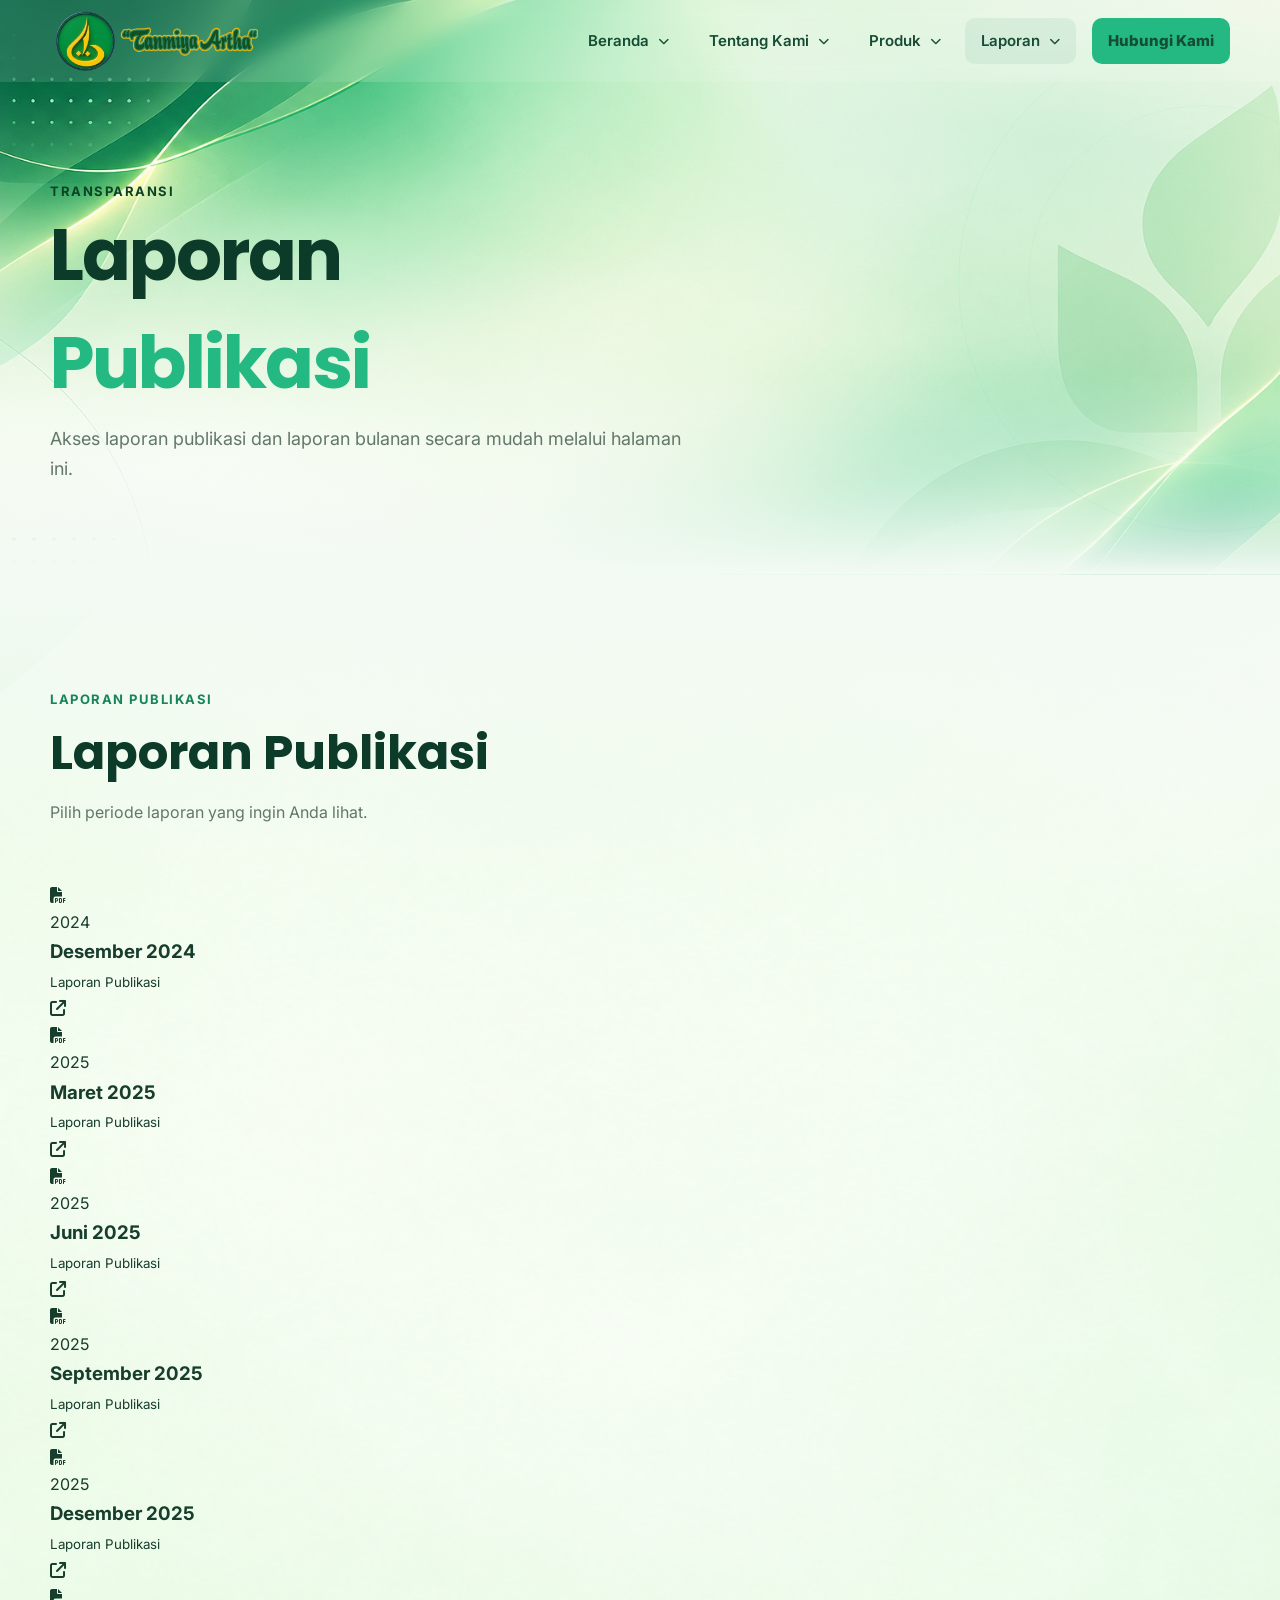
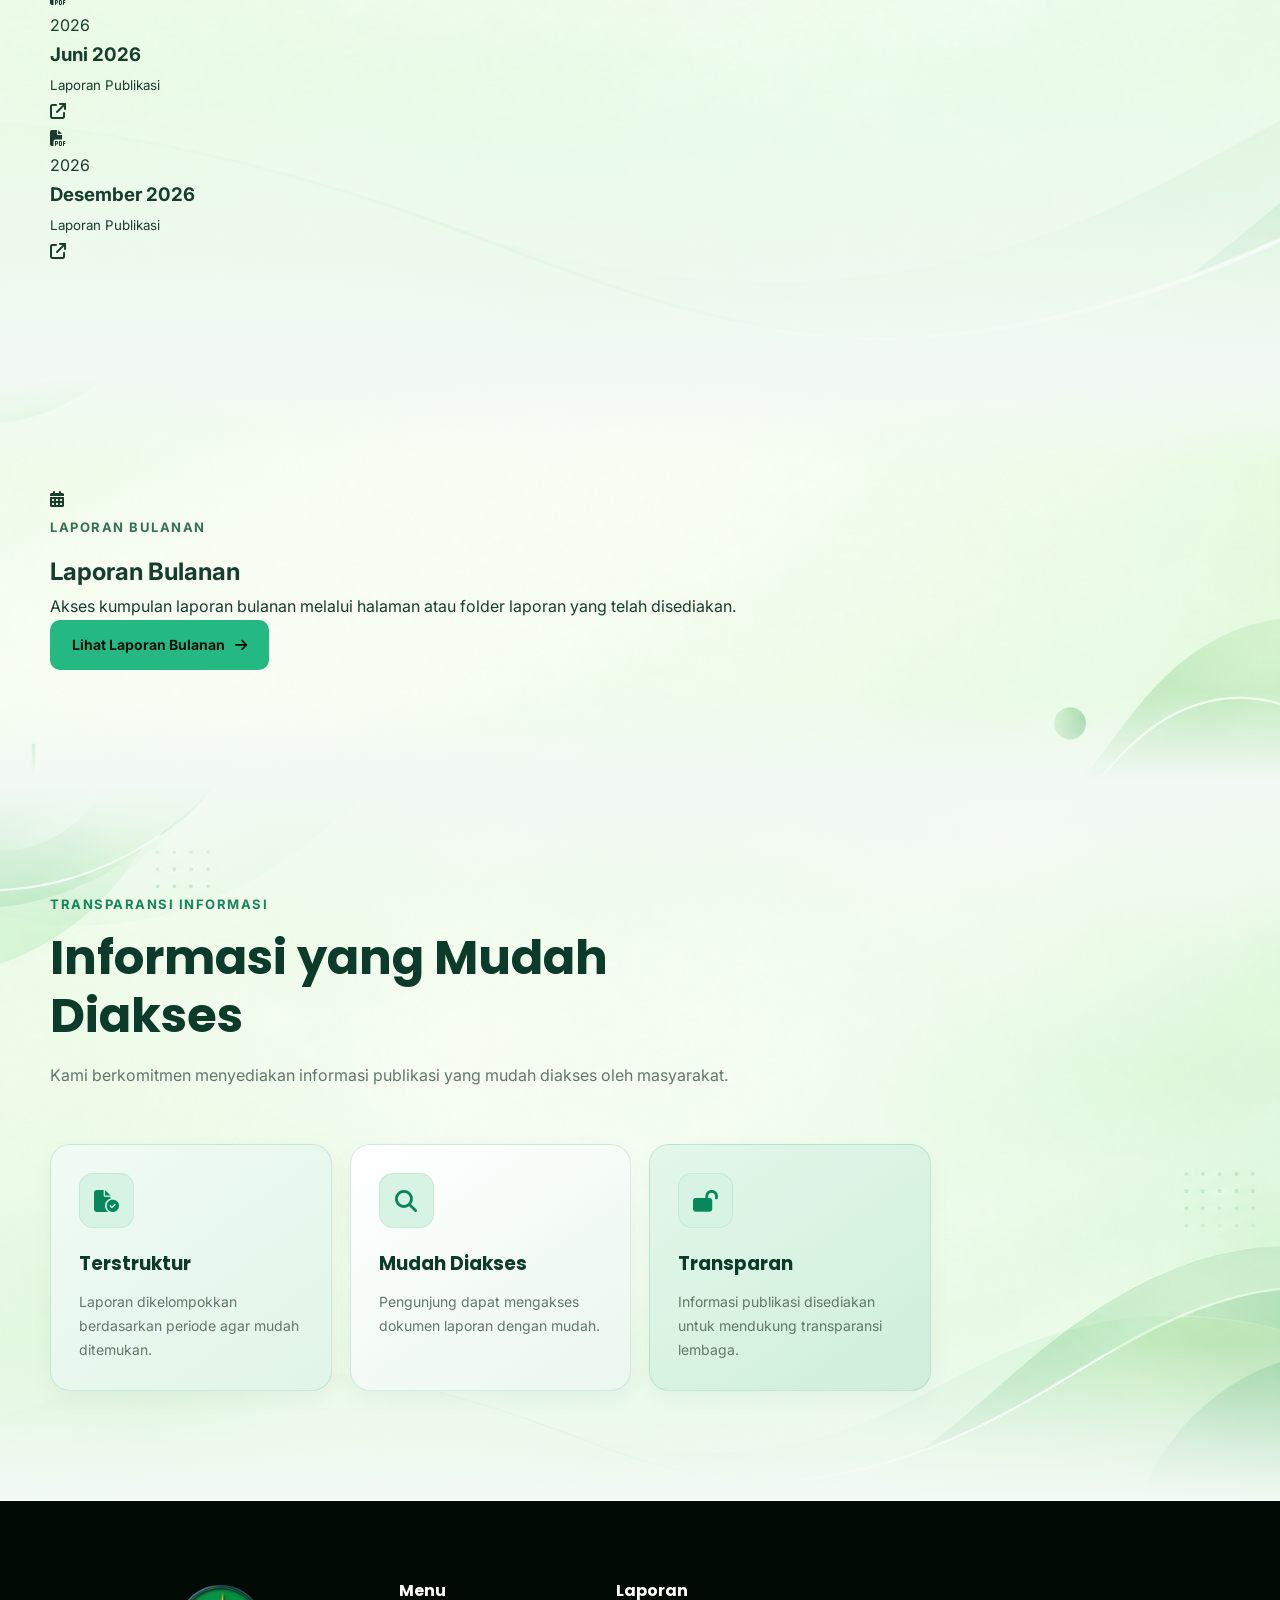
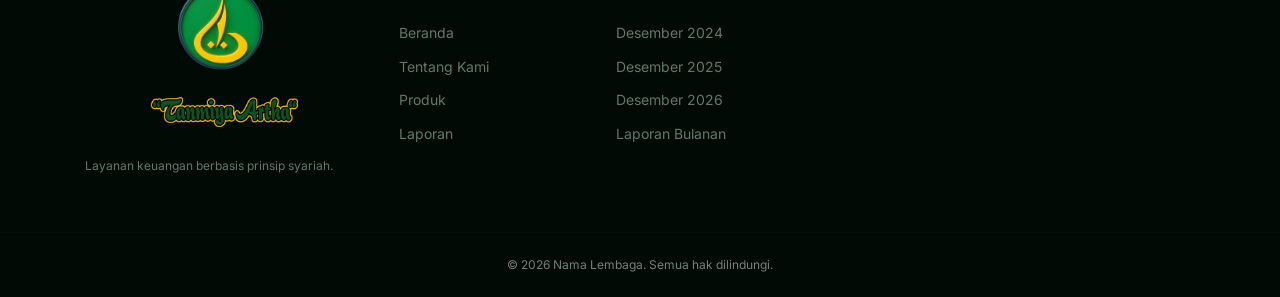
<file: laporan.html>
<!DOCTYPE html>
<html lang="id">

<head>

    <meta charset="UTF-8">

    <meta name="viewport"
          content="width=device-width, initial-scale=1.0">

    <title>Laporan | Nama Lembaga</title>

    <meta name="description"
          content="Laporan publikasi dan laporan bulanan Nama Lembaga.">

    <link rel="stylesheet"
          href="css/style.css">

    <link rel="preconnect"
          href="https://fonts.googleapis.com">

    <link rel="preconnect"
          href="https://fonts.gstatic.com"
          crossorigin>

    <link href="https://fonts.googleapis.com/css2?family=Inter:wght@400;500;600;700;800&family=Poppins:wght@500;600;700;800&display=swap"
          rel="stylesheet">

    <link rel="stylesheet"
          href="https://cdnjs.cloudflare.com/ajax/libs/font-awesome/6.5.2/css/all.min.css">

</head>

<body>


<!-- =====================================================
     NAVBAR
===================================================== -->

<header class="site-header">

    <div class="container nav-wrapper">

        <a href="index.html"
           class="brand">

            <img src="img/logo bpr.png"
                 alt="Logo"
                 class="brand-logo">
            <img src="img/logo bpr tulisan.png"
                 alt="Logo"
                 class="brand-tulisan">

        </a>


        <button class="menu-toggle"
                type="button"
                aria-label="Buka menu"
                aria-expanded="false">

            <span></span>
            <span></span>
            <span></span>

        </button>


        <nav class="main-nav">

            <div class="nav-dropdown">

                <a href="index.html"
                   class="nav-link">

                    Beranda
                    <i class="fa-solid fa-chevron-down"></i>

                </a>

                <div class="dropdown-menu">

                    <a href="index.html#layanan">
                        Layanan
                    </a>

                    <a href="index.html#faq">
                        FAQ
                    </a>

                    <a href="index.html#news">
                        News
                    </a>

                    <a href="index.html#kontak">
                        Hubungi Kami
                    </a>

                </div>

            </div>


            <div class="nav-dropdown">

                <a href="tentang_kami.html"
                   class="nav-link">

                    Tentang Kami
                    <i class="fa-solid fa-chevron-down"></i>

                </a>

                <div class="dropdown-menu">

                    <a href="tentang_kami.html#visi-misi">
                        Visi Misi
                    </a>

                    <a href="tentang_kami.html#struktur">
                        Struktur Organisasi
                    </a>

                    <a href="tentang_kami.html#manajemen">
                        Manajemen & Direksi
                    </a>

                    <a href="tentang_kami.html#gallery">
                        Gallery
                    </a>

                </div>

            </div>


            <div class="nav-dropdown">

                <a href="produk.html"
                   class="nav-link">

                    Produk
                    <i class="fa-solid fa-chevron-down"></i>

                </a>

                <div class="dropdown-menu dropdown-large">

                    <div class="dropdown-column">

                        <strong>Tabungan</strong>

                        <a href="produk.html#wadiah">
                            Wadiah
                        </a>

                        <a href="produk.html#mudharabah-tabungan">
                            Mudharobah
                        </a>

                    </div>


                    <div class="dropdown-column">

                        <strong>Deposito</strong>

                        <a href="produk.html#deposito-3">
                            3 Bulan
                        </a>

                        <a href="produk.html#deposito-6">
                            6 Bulan
                        </a>

                        <a href="produk.html#deposito-12">
                            1 Tahun
                        </a>

                    </div>


                    <div class="dropdown-column">

                        <strong>Pembiayaan</strong>

                        <a href="produk.html#murabahah">
                            Murabahah
                        </a>

                        <a href="produk.html#mudharabah-pembiayaan">
                            Mudharobah
                        </a>

                        <a href="produk.html#musyarakah">
                            Musyarakah
                        </a>

                        <a href="produk.html#multijasa">
                            Multijasa
                        </a>

                    </div>

                </div>

            </div>


            <div class="nav-dropdown">

                <a href="laporan.html"
                   class="nav-link active">

                    Laporan
                    <i class="fa-solid fa-chevron-down"></i>

                </a>

                <div class="dropdown-menu">

                    <strong>
                        Laporan Publikasi
                    </strong>

                    <a href="#desember-2024">
                        Desember 2024
                    </a>

                    <a href="#maret-2025">
                        Maret 2025
                    </a>

                    <a href="#juni-2025">
                        Juni 2025
                    </a>

                    <a href="#september-2025">
                        September 2025
                    </a>

                    <a href="#desember-2025">
                        Desember 2025
                    </a>

                    <a href="#juni-2026">
                        Juni 2026
                    </a>

                    <a href="#desember-2026">
                        Desember 2026
                    </a>

                    <div class="dropdown-divider"></div>

                    <a href="#laporan-bulanan">
                        Laporan Bulanan
                    </a>

                </div>

            </div>


            <a href="index.html#kontak"
               class="nav-button">

                Hubungi Kami

            </a>

        </nav>

    </div>

</header>


<main>


<!-- =====================================================
     HERO
===================================================== -->

<section class="page-hero">

    <div class="container">

        <span class="section-label reveal">
            Transparansi
        </span>

        <h1 class="reveal">

            Laporan
            <span>Publikasi</span>

        </h1>

        <p class="reveal">

            Akses laporan publikasi dan laporan bulanan
            secara mudah melalui halaman ini.

        </p>

    </div>

</section>


<!-- =====================================================
     LAPORAN PUBLIKASI
===================================================== -->

<section class="section">

    <div class="container">

        <div class="section-heading reveal">

            <span class="section-label">
                Laporan Publikasi
            </span>

            <h2>
                Laporan Publikasi
            </h2>

            <p>
                Pilih periode laporan yang ingin Anda lihat.
            </p>

        </div>


        <div class="report-grid">


            <!-- 2024 -->

            <a href="laporan/desember-2024.pdf"
               id="desember-2024"
               class="report-card reveal"
               target="_blank"
               data-track="laporan_desember_2024">

                <div class="report-icon">
                    <i class="fa-solid fa-file-pdf"></i>
                </div>

                <div class="report-info">

                    <span>
                        2024
                    </span>

                    <h3>
                        Desember 2024
                    </h3>

                    <small>
                        Laporan Publikasi
                    </small>

                </div>

                <i class="fa-solid fa-arrow-up-right-from-square"></i>

            </a>


            <!-- 2025 -->

            <a href="laporan/maret-2025.pdf"
               id="maret-2025"
               class="report-card reveal"
               target="_blank"
               data-track="laporan_maret_2025">

                <div class="report-icon">
                    <i class="fa-solid fa-file-pdf"></i>
                </div>

                <div class="report-info">

                    <span>
                        2025
                    </span>

                    <h3>
                        Maret 2025
                    </h3>

                    <small>
                        Laporan Publikasi
                    </small>

                </div>

                <i class="fa-solid fa-arrow-up-right-from-square"></i>

            </a>


            <a href="laporan/juni-2025.pdf"
               id="juni-2025"
               class="report-card reveal"
               target="_blank"
               data-track="laporan_juni_2025">

                <div class="report-icon">
                    <i class="fa-solid fa-file-pdf"></i>
                </div>

                <div class="report-info">

                    <span>
                        2025
                    </span>

                    <h3>
                        Juni 2025
                    </h3>

                    <small>
                        Laporan Publikasi
                    </small>

                </div>

                <i class="fa-solid fa-arrow-up-right-from-square"></i>

            </a>


            <a href="laporan/september-2025.pdf"
               id="september-2025"
               class="report-card reveal"
               target="_blank"
               data-track="laporan_september_2025">

                <div class="report-icon">
                    <i class="fa-solid fa-file-pdf"></i>
                </div>

                <div class="report-info">

                    <span>
                        2025
                    </span>

                    <h3>
                        September 2025
                    </h3>

                    <small>
                        Laporan Publikasi
                    </small>

                </div>

                <i class="fa-solid fa-arrow-up-right-from-square"></i>

            </a>


            <a href="laporan/desember-2025.pdf"
               id="desember-2025"
               class="report-card reveal"
               target="_blank"
               data-track="laporan_desember_2025">

                <div class="report-icon">
                    <i class="fa-solid fa-file-pdf"></i>
                </div>

                <div class="report-info">

                    <span>
                        2025
                    </span>

                    <h3>
                        Desember 2025
                    </h3>

                    <small>
                        Laporan Publikasi
                    </small>

                </div>

                <i class="fa-solid fa-arrow-up-right-from-square"></i>

            </a>


            <!-- 2026 -->

            <a href="laporan/juni-2026.pdf"
               id="juni-2026"
               class="report-card reveal"
               target="_blank"
               data-track="laporan_juni_2026">

                <div class="report-icon">
                    <i class="fa-solid fa-file-pdf"></i>
                </div>

                <div class="report-info">

                    <span>
                        2026
                    </span>

                    <h3>
                        Juni 2026
                    </h3>

                    <small>
                        Laporan Publikasi
                    </small>

                </div>

                <i class="fa-solid fa-arrow-up-right-from-square"></i>

            </a>


            <a href="laporan/desember-2026.pdf"
               id="desember-2026"
               class="report-card reveal"
               target="_blank"
               data-track="laporan_desember_2026">

                <div class="report-icon">
                    <i class="fa-solid fa-file-pdf"></i>
                </div>

                <div class="report-info">

                    <span>
                        2026
                    </span>

                    <h3>
                        Desember 2026
                    </h3>

                    <small>
                        Laporan Publikasi
                    </small>

                </div>

                <i class="fa-solid fa-arrow-up-right-from-square"></i>

            </a>

        </div>

    </div>

</section>


<!-- =====================================================
     LAPORAN BULANAN
===================================================== -->

<section class="section section-dark"
         id="laporan-bulanan">

    <div class="container">

        <div class="report-monthly-box reveal">

            <div class="report-monthly-icon">

                <i class="fa-solid fa-calendar-days"></i>

            </div>


            <div>

                <span class="section-label">
                    Laporan Bulanan
                </span>

                <h2>
                    Laporan Bulanan
                </h2>

                <p>
                    Akses kumpulan laporan bulanan
                    melalui halaman atau folder laporan
                    yang telah disediakan.
                </p>

                <a href="laporan/bulanan/"
                   class="btn btn-primary">

                    Lihat Laporan Bulanan
                    <i class="fa-solid fa-arrow-right"></i>

                </a>

            </div>

        </div>

    </div>

</section>


<!-- =====================================================
     TRANSPARANSI
===================================================== -->

<section class="section">

    <div class="container">

        <div class="section-heading reveal">

            <span class="section-label">
                Transparansi Informasi
            </span>

            <h2>
                Informasi yang Mudah Diakses
            </h2>

            <p>
                Kami berkomitmen menyediakan informasi
                publikasi yang mudah diakses oleh masyarakat.
            </p>

        </div>


        <div class="feature-grid">

            <div class="feature-card reveal">

                <div class="feature-icon">
                    <i class="fa-solid fa-file-circle-check"></i>
                </div>

                <h3>
                    Terstruktur
                </h3>

                <p>
                    Laporan dikelompokkan berdasarkan
                    periode agar mudah ditemukan.
                </p>

            </div>


            <div class="feature-card reveal">

                <div class="feature-icon">
                    <i class="fa-solid fa-magnifying-glass"></i>
                </div>

                <h3>
                    Mudah Diakses
                </h3>

                <p>
                    Pengunjung dapat mengakses dokumen
                    laporan dengan mudah.
                </p>

            </div>


            <div class="feature-card reveal">

                <div class="feature-icon">
                    <i class="fa-solid fa-lock-open"></i>
                </div>

                <h3>
                    Transparan
                </h3>

                <p>
                    Informasi publikasi disediakan untuk
                    mendukung transparansi lembaga.
                </p>

            </div>

        </div>

    </div>

</section>

</main>


<!-- FOOTER -->

<footer class="site-footer">

    <div class="container footer-grid">

        <div class="footer-brand">

            <img src="img/logo bpr.png"
                 alt="Logo"
                 class="footer-logo">
            <img src="img/logo bpr tulisan.png"
                 alt="Logo"
                 class="footer-tulisan">

            <p>
                Layanan keuangan berbasis prinsip syariah.
            </p>

        </div>


        <div class="footer-links">

            <h3>Menu</h3>

            <a href="index.html">
                Beranda
            </a>

            <a href="tentang_kami.html">
                Tentang Kami
            </a>

            <a href="produk.html">
                Produk
            </a>

            <a href="laporan.html">
                Laporan
            </a>

        </div>


        <div class="footer-links">

            <h3>Laporan</h3>

            <a href="#desember-2024">
                Desember 2024
            </a>

            <a href="#desember-2025">
                Desember 2025
            </a>

            <a href="#desember-2026">
                Desember 2026
            </a>

            <a href="#laporan-bulanan">
                Laporan Bulanan
            </a>

        </div>

    </div>


    <div class="footer-bottom">

        <div class="container">

            <p>
                © 2026 Nama Lembaga.
                Semua hak dilindungi.
            </p>

        </div>

    </div>

</footer>


<script src="js/script.js"></script>

</body>
</html>
</file>
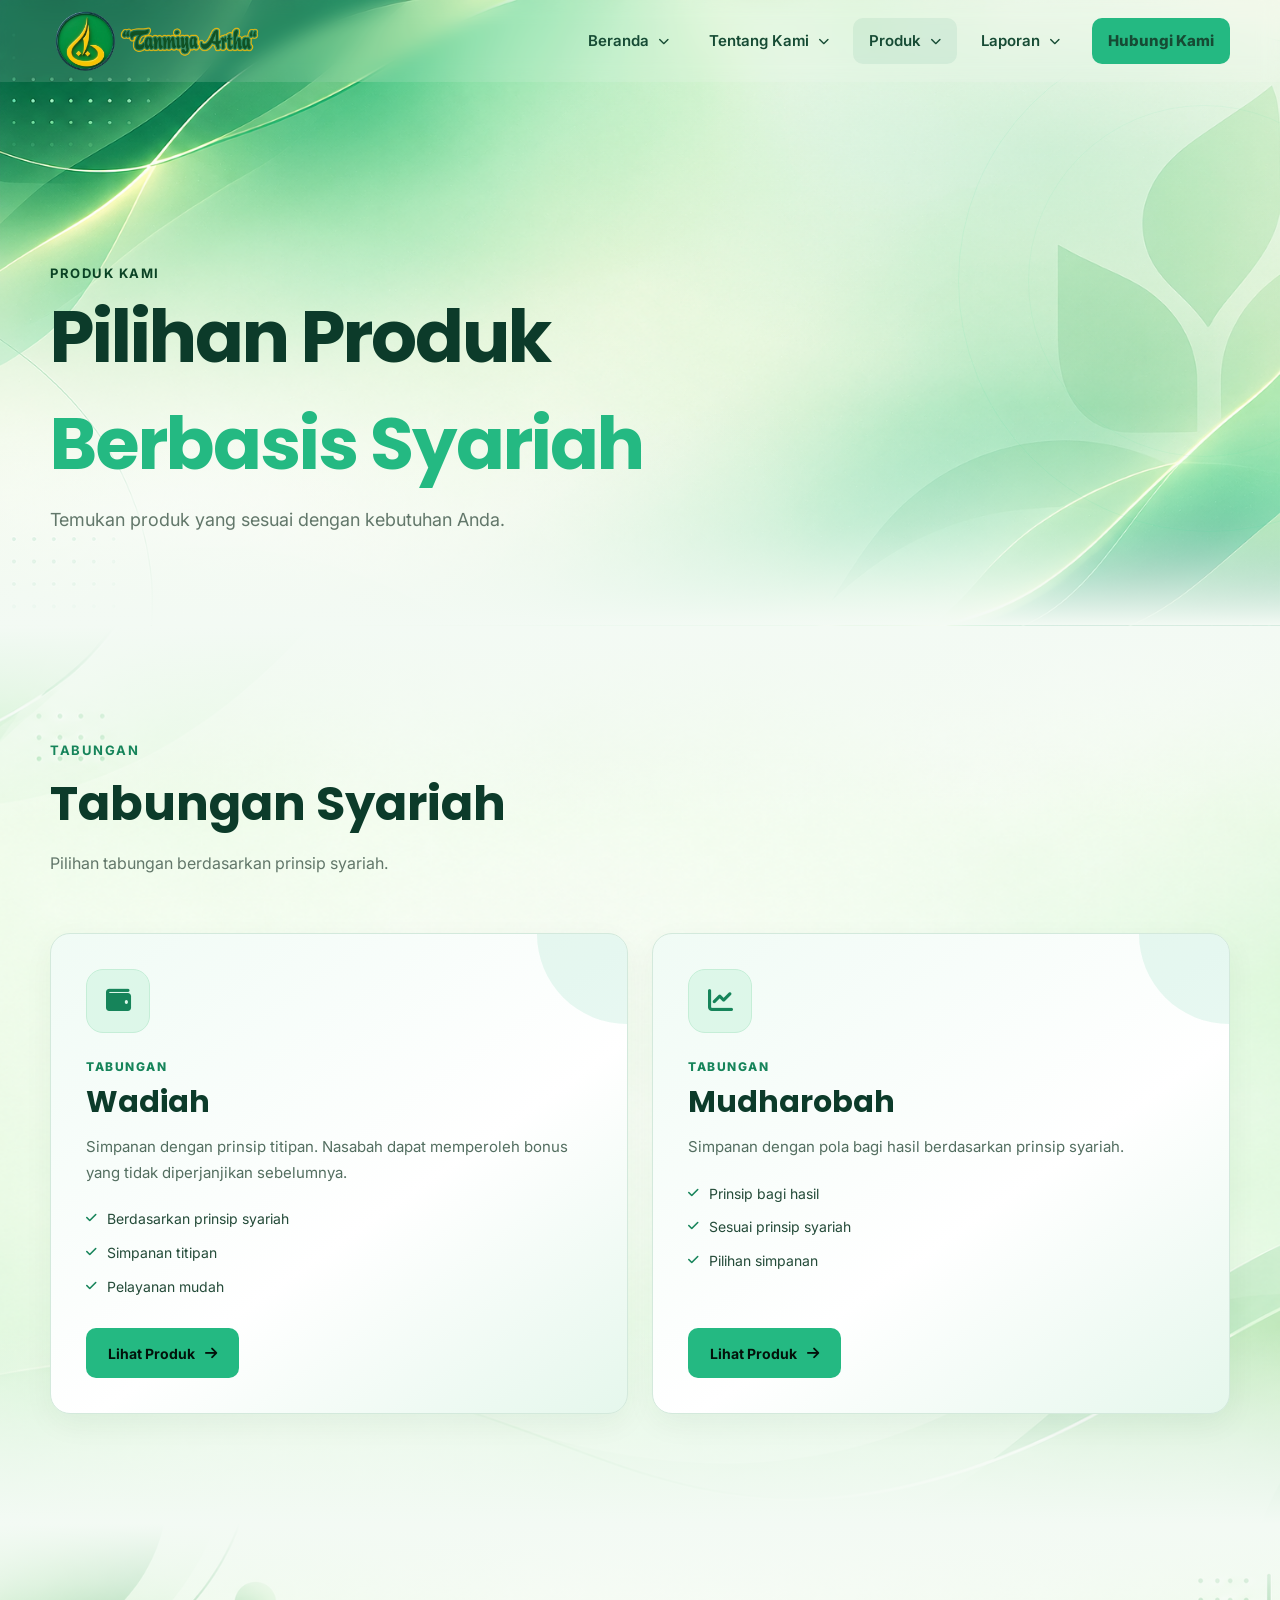
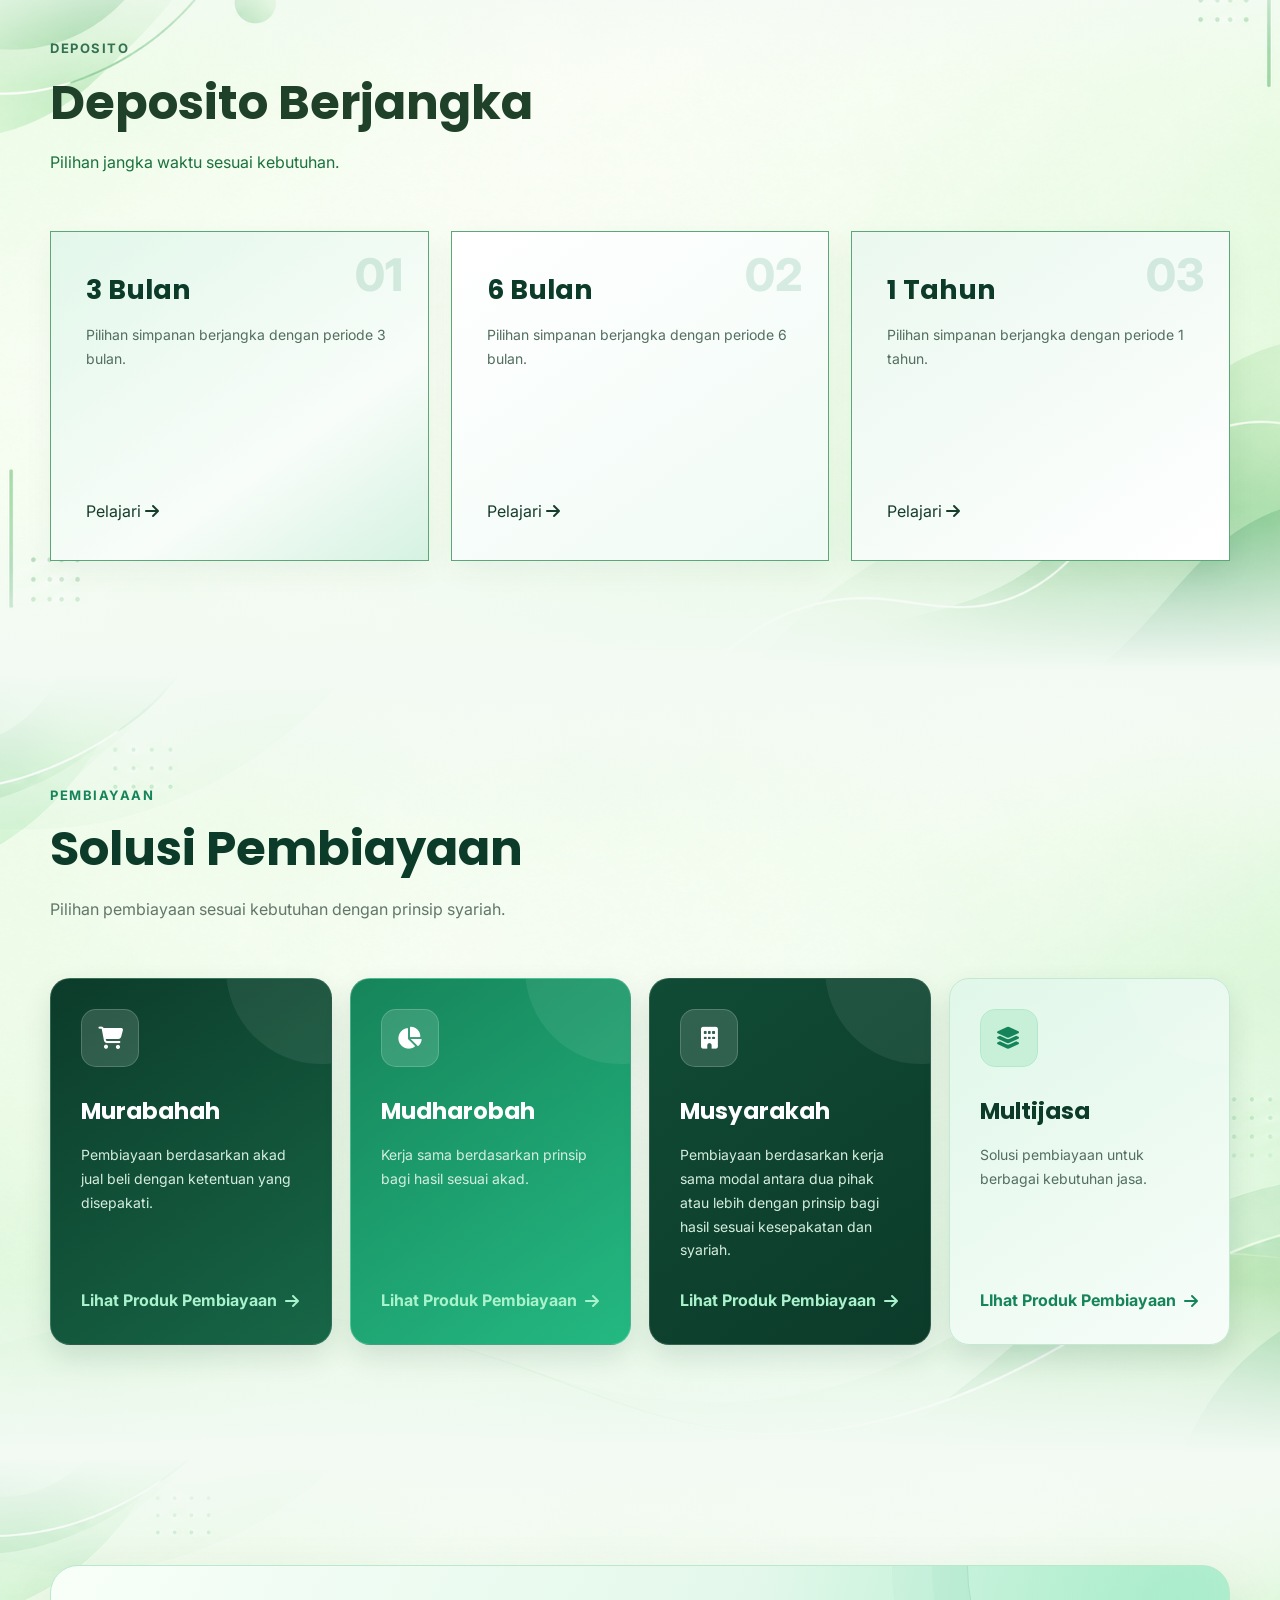
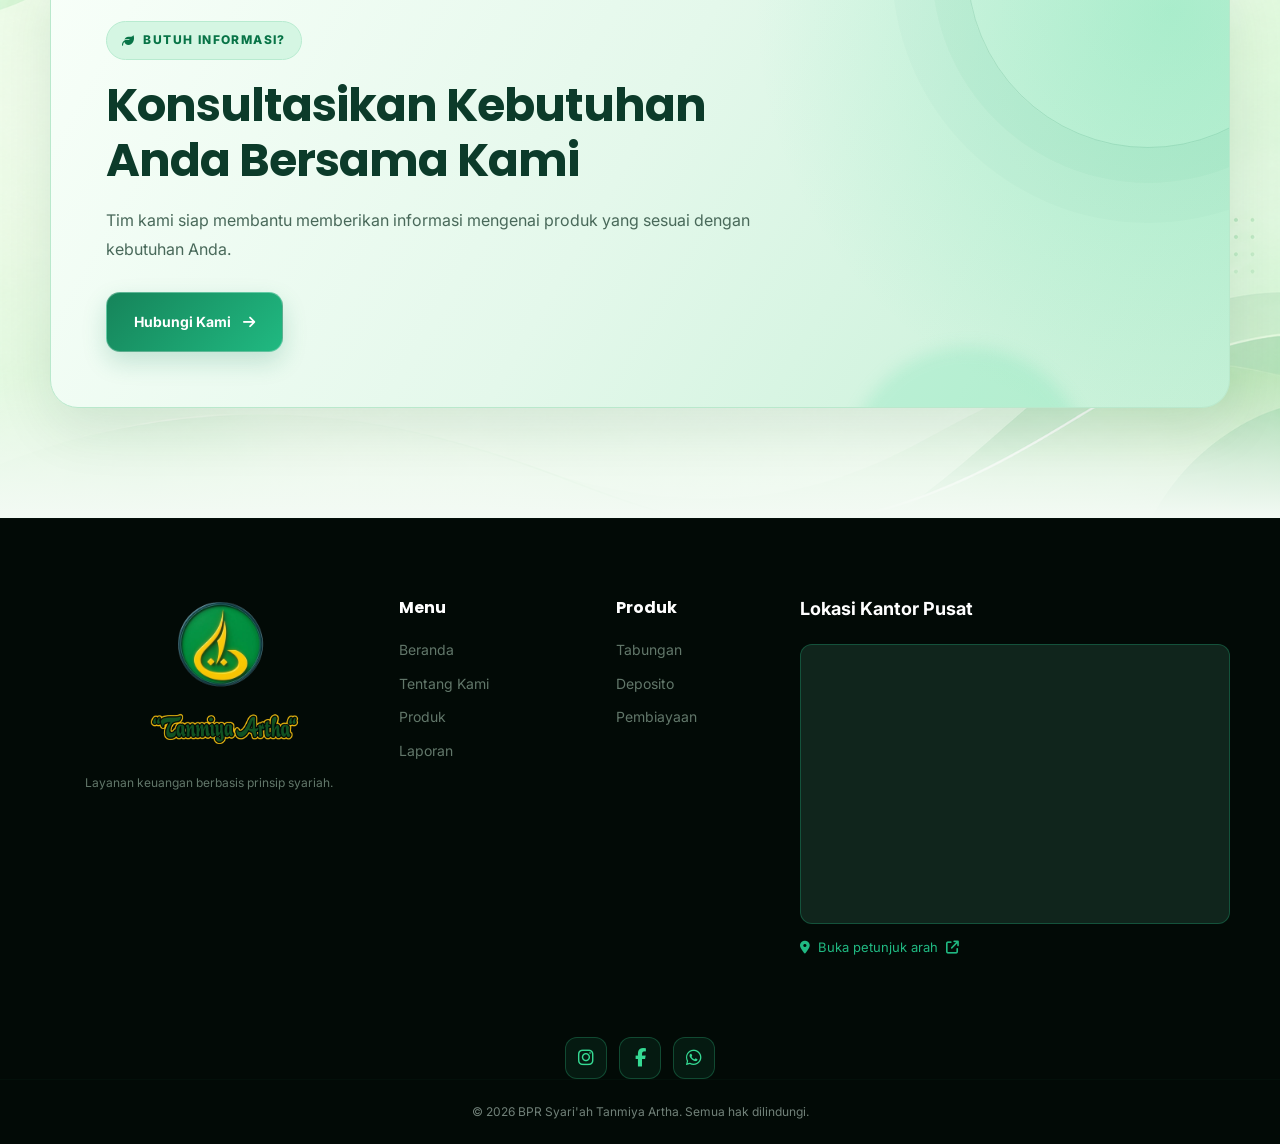
<file: produk.html>
<!DOCTYPE html>
<html lang="id">

<head>

    <meta charset="UTF-8">
    <meta name="viewport"
          content="width=device-width, initial-scale=1.0">

    <title>Produk | BPR Syari'ah Tanmiya Artha</title>

    <meta name="description"
          content="Produk tabungan, deposito, dan pembiayaan berbasis prinsip syariah.">

    <link rel="stylesheet"
          href="css/style.css">

    <link rel="preconnect"
          href="https://fonts.googleapis.com">

    <link rel="preconnect"
          href="https://fonts.gstatic.com"
          crossorigin>

    <link href="https://fonts.googleapis.com/css2?family=Inter:wght@400;500;600;700;800&family=Poppins:wght@500;600;700;800&display=swap"
          rel="stylesheet">

    <link rel="stylesheet"
          href="https://cdnjs.cloudflare.com/ajax/libs/font-awesome/6.5.2/css/all.min.css">

</head>

<body>


<!-- NAVBAR -->

<header class="site-header">

    <div class="container nav-wrapper">

        <a href="index.html"
           class="brand">

            <img src="img/logo bpr.png"
                 alt="Logo" 
                 class="brand-logo">
            <img src="img/logo bpr tulisan.png"
                 alt="Logo" 
                 class="brand-tulisan">

        </a>


        <button class="menu-toggle"
                type="button"
                aria-label="Buka menu"
                aria-expanded="false">

            <span></span>
            <span></span>
            <span></span>

        </button>


        <nav class="main-nav">

            <div class="nav-dropdown">

                <a href="index.html"
                   class="nav-link">

                    Beranda
                    <i class="fa-solid fa-chevron-down"></i>

                </a>

                <div class="dropdown-menu">

                    <a href="index.html#layanan">
                        Layanan
                    </a>

                    <a href="index.html#faq">
                        FAQ
                    </a>

                    <a href="index.html#news">
                        News
                    </a>

                    <a href="index.html#kontak">
                        Hubungi Kami
                    </a>

                </div>

            </div>


            <div class="nav-dropdown">

                <a href="tentang_kami.html"
                   class="nav-link">

                    Tentang Kami
                    <i class="fa-solid fa-chevron-down"></i>

                </a>

                <div class="dropdown-menu">

                    <a href="tentang_kami.html#visi-misi">
                        Visi Misi
                    </a>

                    <a href="tentang_kami.html#struktur">
                        Struktur Organisasi
                    </a>

                    <a href="tentang_kami.html#manajemen">
                        Manajemen & Direksi
                    </a>

                    <a href="tentang_kami.html#gallery">
                        Gallery
                    </a>

                </div>

            </div>


            <div class="nav-dropdown">

                <a href="produk.html"
                   class="nav-link active">

                    Produk
                    <i class="fa-solid fa-chevron-down"></i>

                </a>

                <div class="dropdown-menu dropdown-large">

                    <div class="dropdown-column">

                        <strong>Tabungan</strong>

                        <a href="#wadiah">
                            Wadiah
                        </a>

                        <a href="#mudharabah-tabungan">
                            Mudharobah
                        </a>

                    </div>


                    <div class="dropdown-column">

                        <strong>Deposito</strong>

                        <a href="#deposito-3">
                            3 Bulan
                        </a>

                        <a href="#deposito-6">
                            6 Bulan
                        </a>

                        <a href="#deposito-12">
                            1 Tahun
                        </a>

                    </div>


                    <div class="dropdown-column">

                        <strong>Pembiayaan</strong>

                        <a href="#murabahah">
                            Murabahah
                        </a>

                        <a href="#mudharabah-pembiayaan">
                            Mudharobah
                        </a>

                        <a href="#musyarakah">
                            Musyarakah
                        </a>

                        <a href="#multijasa">
                            Multijasa
                        </a>

                    </div>

                </div>

            </div>


            <div class="nav-dropdown">

                <a href="laporan.html"
                   class="nav-link">

                    Laporan
                    <i class="fa-solid fa-chevron-down"></i>

                </a>

                <div class="dropdown-menu">

                    <strong>Laporan Publikasi</strong>

                    <a href="laporan.html#desember-2024">
                        Desember 2024
                    </a>

                    <a href="laporan.html#maret-2025">
                        Maret 2025
                    </a>

                    <a href="laporan.html#juni-2025">
                        Juni 2025
                    </a>

                    <a href="laporan.html#september-2025">
                        September 2025
                    </a>

                    <a href="laporan.html#desember-2025">
                        Desember 2025
                    </a>

                    <a href="laporan.html#juni-2026">
                        Juni 2026
                    </a>

                    <a href="laporan.html#desember-2026">
                        Desember 2026
                    </a>

                    <div class="dropdown-divider"></div>

                    <a href="laporan.html#laporan-bulanan">
                        Laporan Bulanan
                    </a>

                </div>

            </div>


            <a href="index.html#kontak"
               class="nav-button">

                Hubungi Kami

            </a>

        </nav>

    </div>

</header>


<main>


<!-- PAGE HERO -->

<section class="page-hero">

    <div class="container">
        <br>
        <br>
        <br>

        <span class="section-label reveal">
            Produk Kami
        </span>

        <h1 class="reveal">

            Pilihan Produk
            <span>Berbasis Syariah</span>

        </h1>

        <p class="reveal">

            Temukan produk yang sesuai dengan
            kebutuhan Anda.

        </p>

    </div>

</section>


<!-- =====================================================
     TABUNGAN
===================================================== -->

<section class="section"
         id="tabungan">

    <div class="container">

        <div class="section-heading reveal">

            <span class="section-label">
                Tabungan
            </span>

            <h2>
                Tabungan Syariah
            </h2>

            <p>
                Pilihan tabungan berdasarkan prinsip syariah.
            </p>

        </div>


        <div class="product-grid">


            <!-- WADIAH -->

            <article class="product-card reveal"
                     id="wadiah">

                <div class="product-icon">
                    <i class="fa-solid fa-wallet"></i>
                </div>

                <span class="product-label">
                    TABUNGAN
                </span>

                <h3>
                    Wadiah
                </h3>

                <p>
                    Simpanan dengan prinsip titipan.
                    Nasabah dapat memperoleh bonus
                    yang tidak diperjanjikan sebelumnya.
                </p>

                <ul class="product-list">

                    <li>
                        <i class="fa-solid fa-check"></i>
                        Berdasarkan prinsip syariah
                    </li>

                    <li>
                        <i class="fa-solid fa-check"></i>
                        Simpanan titipan
                    </li>

                    <li>
                        <i class="fa-solid fa-check"></i>
                        Pelayanan mudah
                    </li>

                </ul>

                <a href="produk/tabungan/wadiah.html"
                   class="btn btn-primary">

                    Lihat Produk
                    <i class="fa-solid fa-arrow-right"></i>

                </a>

            </article>


            <!-- MUDHAROBAH -->

            <article class="product-card reveal"
                     id="mudharabah-tabungan">

                <div class="product-icon">
                    <i class="fa-solid fa-chart-line"></i>
                </div>

                <span class="product-label">
                    TABUNGAN
                </span>

                <h3>
                    Mudharobah
                </h3>

                <p>
                    Simpanan dengan pola bagi hasil
                    berdasarkan prinsip syariah.
                </p>

                <ul class="product-list">

                    <li>
                        <i class="fa-solid fa-check"></i>
                        Prinsip bagi hasil
                    </li>

                    <li>
                        <i class="fa-solid fa-check"></i>
                        Sesuai prinsip syariah
                    </li>

                    <li>
                        <i class="fa-solid fa-check"></i>
                        Pilihan simpanan
                    </li>

                </ul>

                <a href="produk/tabungan/mudharobah-tabungan.html"
                   class="btn btn-primary">

                    Lihat Produk
                    <i class="fa-solid fa-arrow-right"></i>

                </a>

            </article>

        </div>

    </div>

</section>


<!-- =====================================================
     DEPOSITO
===================================================== -->

<section class="section section-dark"
         id="deposito">

    <div class="container">

        <div class="section-heading reveal">

            <span class="section-label">
                Deposito
            </span>

            <h2>
                Deposito Berjangka
            </h2>

            <p>
                Pilihan jangka waktu sesuai kebutuhan.
            </p>

        </div>


        <div class="deposito-grid">


            <article class="deposito-card reveal"
                     id="deposito-3">

                <span class="deposito-number">
                    01
                </span>

                <h3>
                    3 Bulan
                </h3>

                <p>
                    Pilihan simpanan berjangka
                    dengan periode 3 bulan.
                </p>

                <a href="produk/deposito/deposito.html"
                   class="text-link">

                    Pelajari
                    <i class="fa-solid fa-arrow-right"></i>

                </a>

            </article>


            <article class="deposito-card reveal"
                     id="deposito-6">

                <span class="deposito-number">
                    02
                </span>

                <h3>
                    6 Bulan
                </h3>

                <p>
                    Pilihan simpanan berjangka
                    dengan periode 6 bulan.
                </p>

                <a href="produk/deposito/deposito.html"
                   class="text-link">

                    Pelajari
                    <i class="fa-solid fa-arrow-right"></i>

                </a>

            </article>


            <article class="deposito-card reveal"
                     id="deposito-12">

                <span class="deposito-number">
                    03
                </span>

                <h3>
                    1 Tahun
                </h3>

                <p>
                    Pilihan simpanan berjangka
                    dengan periode 1 tahun.
                </p>

                <a href="produk/deposito/deposito.html"
                   class="text-link">

                    Pelajari
                    <i class="fa-solid fa-arrow-right"></i>

                </a>

            </article>

        </div>

    </div>

</section>


<!-- =====================================================
     PEMBIAYAAN
===================================================== -->

<section class="section"
         id="pembiayaan">

    <div class="container">

        <div class="section-heading reveal">

            <span class="section-label">
                Pembiayaan
            </span>

            <h2>
                Solusi Pembiayaan
            </h2>

            <p>
                Pilihan pembiayaan sesuai kebutuhan
                dengan prinsip syariah.
            </p>

        </div>


        <div class="financing-grid">


            <article class="financing-card reveal"
                     id="murabahah">

                <div class="financing-icon">
                    <i class="fa-solid fa-cart-shopping"></i>
                </div>

                <h3>
                    Murabahah
                </h3>

                <p>
                    Pembiayaan berdasarkan akad jual beli
                    dengan ketentuan yang disepakati.
                </p>

                <a href="produk/pembiayaan/pembiayaan.html"
                   class="text-link">

                    Lihat Produk Pembiayaan
                    <i class="fa-solid fa-arrow-right"></i>

                </a>

            </article>


            <article class="financing-card reveal"
                     id="mudharabah-pembiayaan">

                <div class="financing-icon">
                    <i class="fa-solid fa-chart-pie"></i>
                </div>

                <h3>
                    Mudharobah
                </h3>

                <p>
                    Kerja sama berdasarkan prinsip
                    bagi hasil sesuai akad.
                </p>

                <a href="produk/pembiayaan/pembiayaan.html"
                   class="text-link">

                    Lihat Produk Pembiayaan
                    <i class="fa-solid fa-arrow-right"></i>

                </a>

            </article>


            <article class="financing-card reveal"
                     id="musyarakah">

                <div class="financing-icon">
                    <i class="fa-solid fa-building"></i>
                </div>

                <h3>
                    Musyarakah
                </h3>

                <p>
                    Pembiayaan berdasarkan kerja sama modal antara dua pihak atau lebih dengan prinsip bagi hasil sesuai kesepakatan dan syariah.
                </p>

                <a href="produk/pembiayaan/pembiayaan.html"
                   class="text-link">

                    Lihat Produk Pembiayaan
                    <i class="fa-solid fa-arrow-right"></i>

                </a>

            </article>


            <article class="financing-card reveal"
                     id="multijasa">

                <div class="financing-icon">
                    <i class="fa-solid fa-layer-group"></i>
                </div>

                <h3>
                    Multijasa
                </h3>

                <p>
                    Solusi pembiayaan untuk berbagai
                    kebutuhan jasa.
                </p>

                <a href="produk/pembiayaan/pembiayaan.html"
                   class="text-link">

                    LIhat Produk Pembiayaan
                    <i class="fa-solid fa-arrow-right"></i>

                </a>

            </article>

        </div>

    </div>

</section>


<!-- =====================================================
     PERSYARATAN
===================================================== -->


<!-- CTA KONTAK PRODUK -->
<section class="section" id="kontak-produk">
    <div class="container">

        <div class="cta-box reveal">

            <div class="cta-content">
                <span class="section-label">
                    <i class="fa-solid fa-leaf"></i>
                    Butuh Informasi?
                </span>

                <h2>
                    Konsultasikan Kebutuhan
                    Anda Bersama Kami
                </h2>

                <p>
                    Tim kami siap membantu memberikan
                    informasi mengenai produk yang sesuai
                    dengan kebutuhan Anda.
                </p>

                <a href="index.html#kontak"
                   class="btn btn-primary">
                    Hubungi Kami
                    <i class="fa-solid fa-arrow-right"></i>
                </a>
            </div>

        </div>

    </div>
</section>


</main>


<!-- FOOTER -->

<footer class="site-footer">

    <div class="container footer-grid">

        <div class="footer-brand">

            <img src="img/logo bpr.png"
                 alt="Logo"
                 class="footer-logo">
            <img src="img/logo bpr tulisan.png"
                 alt="Logo"
                 class="footer-tulisan">

            <p>
                Layanan keuangan berbasis prinsip syariah.
            </p>

        </div>


        <div class="footer-links">

            <h3>Menu</h3>

            <a href="index.html">Beranda</a>
            <a href="tentang-kami.html">Tentang Kami</a>
            <a href="produk.html">Produk</a>
            <a href="laporan.html">Laporan</a>

        </div>


        <div class="footer-links">

            <h3>Produk</h3>

            <a href="#tabungan">
                Tabungan
            </a>

            <a href="#deposito">
                Deposito
            </a>

            <a href="#pembiayaan">
                Pembiayaan
            </a>

        </div>

        <!-- PETA KANTOR PUSAT -->
        <div class="footer-map">
            <h3>Lokasi Kantor Pusat</h3>
        
            <div class="footer-map-frame">
                <iframe
                    src="https://maps.google.com/maps?q=-7.812756034545815, 112.01032094979941&z=18&output=embed"
                    title="Peta Kantor Pusat BPR Syariah Tanmiya Artha"
                    loading="lazy"
                    allowfullscreen
                    referrerpolicy="no-referrer-when-downgrade">
                </iframe>
            </div>
        
            <a
                class="footer-map-direction"
                href="https://www.google.com/maps/place/%22Tanmiya+Artha%22/@-7.8128029,112.0103008,21z/data=!4m6!3m5!1s0x2e7857187525a399:0xe6a698b1d5f83ce8!8m2!3d-7.8127689!4d112.0103401!16s%2Fg%2F11c0rm0hfv?entry=ttu&g_ep=EgoyMDI2MTAxNC4wIKXMDSoASAFQAw%3D%3D"
                target="_blank"
                rel="noopener noreferrer">
                <i class="fa-solid fa-location-dot"></i>
                Buka petunjuk arah
                <i class="fa-solid fa-arrow-up-right-from-square"></i>
            </a>
        </div>

    </div>

    <div class="footer-socials">
        <a href="https://www.instagram.com/bprstanmiya.artha/"
        target="_blank"
        rel="noopener noreferrer"
        aria-label="Instagram">
            <i class="fa-brands fa-instagram"></i>
        </a>

        <a href="https://www.facebook.com/bprstanmiyaarthaa"
        target="_blank"
        rel="noopener noreferrer"
        aria-label="Facebook">
            <i class="fa-brands fa-facebook-f"></i>
        </a>

        <a href="https://wa.me/6281229525567"
        target="_blank"
        rel="noopener noreferrer"
        aria-label="YouTube">
            <i class="fa-brands fa-whatsapp"></i>
        </a>
    </div>


    <div class="footer-bottom">

        <div class="container">

            <p>
                © 2026 BPR Syari'ah Tanmiya Artha.
                Semua hak dilindungi.
            </p>

        </div>

    </div>

</footer>


<script src="js/script.js"></script>

</body>
</html>
</file>
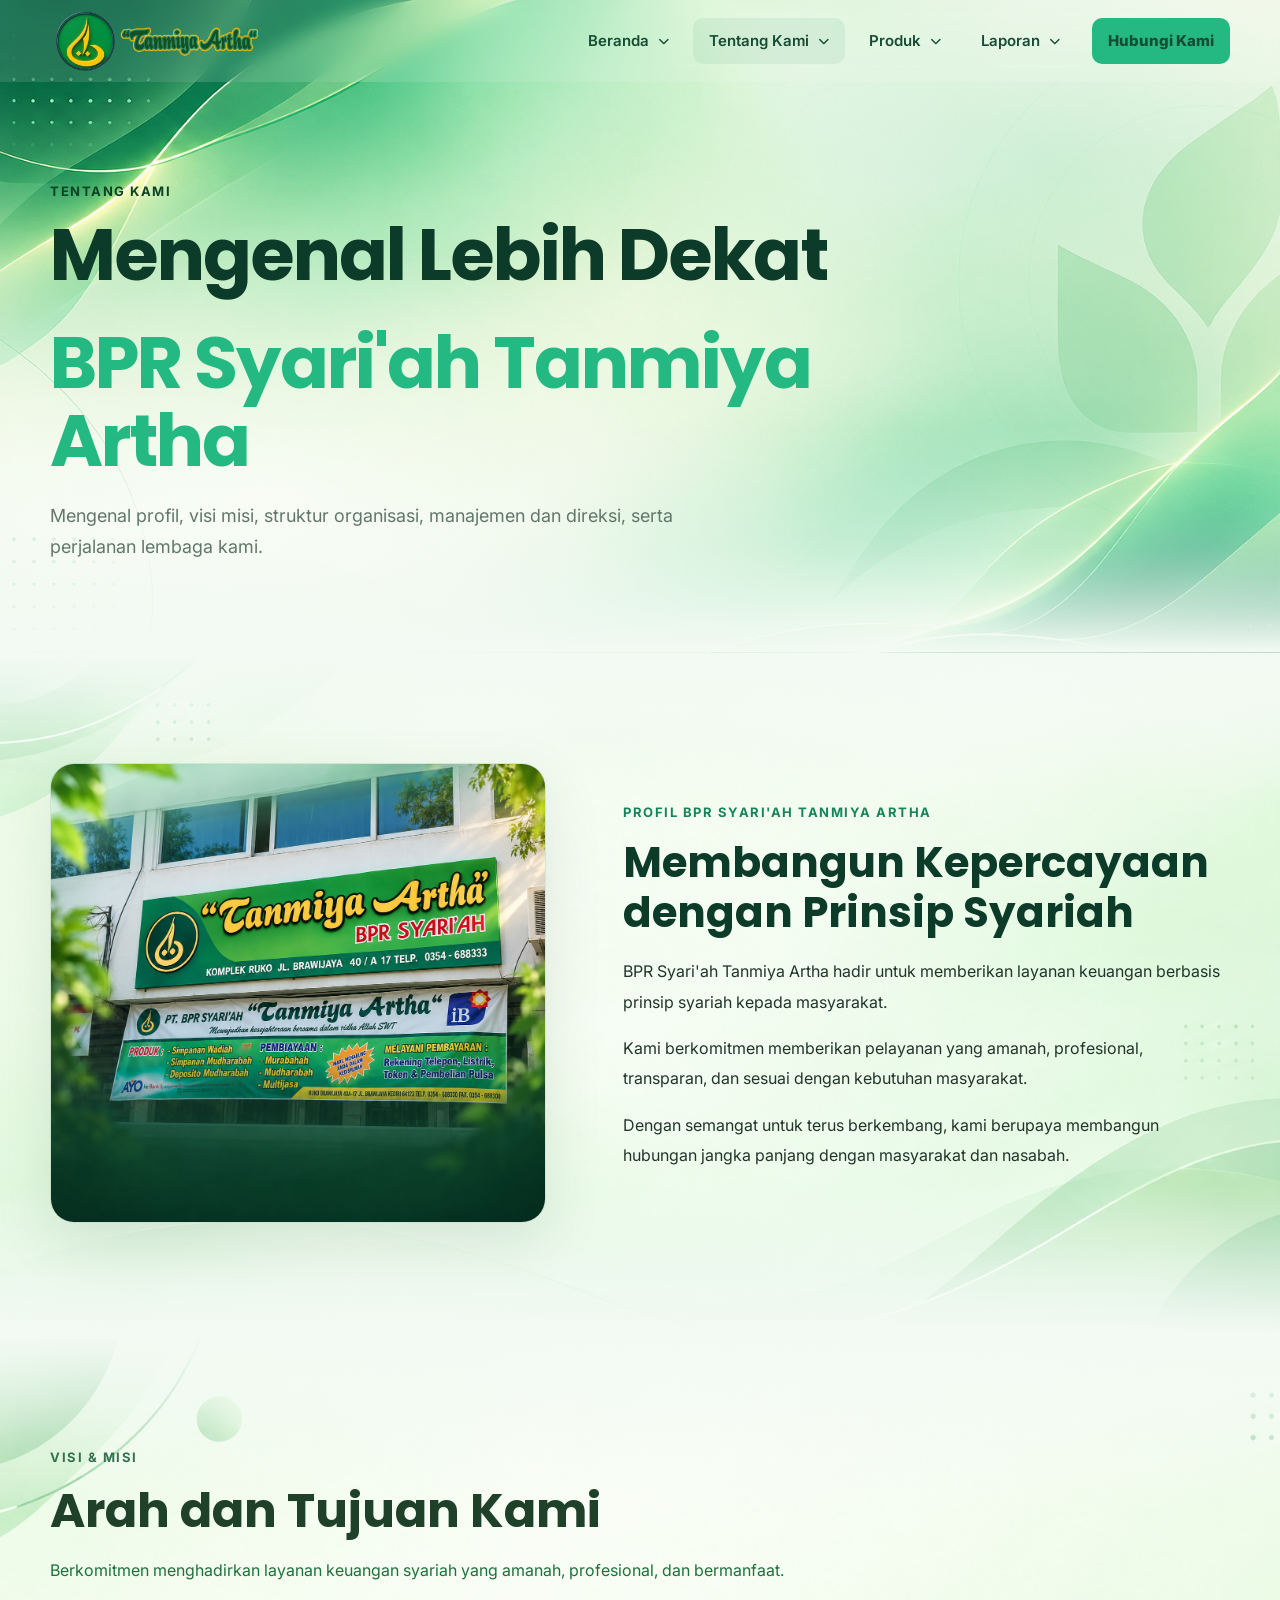
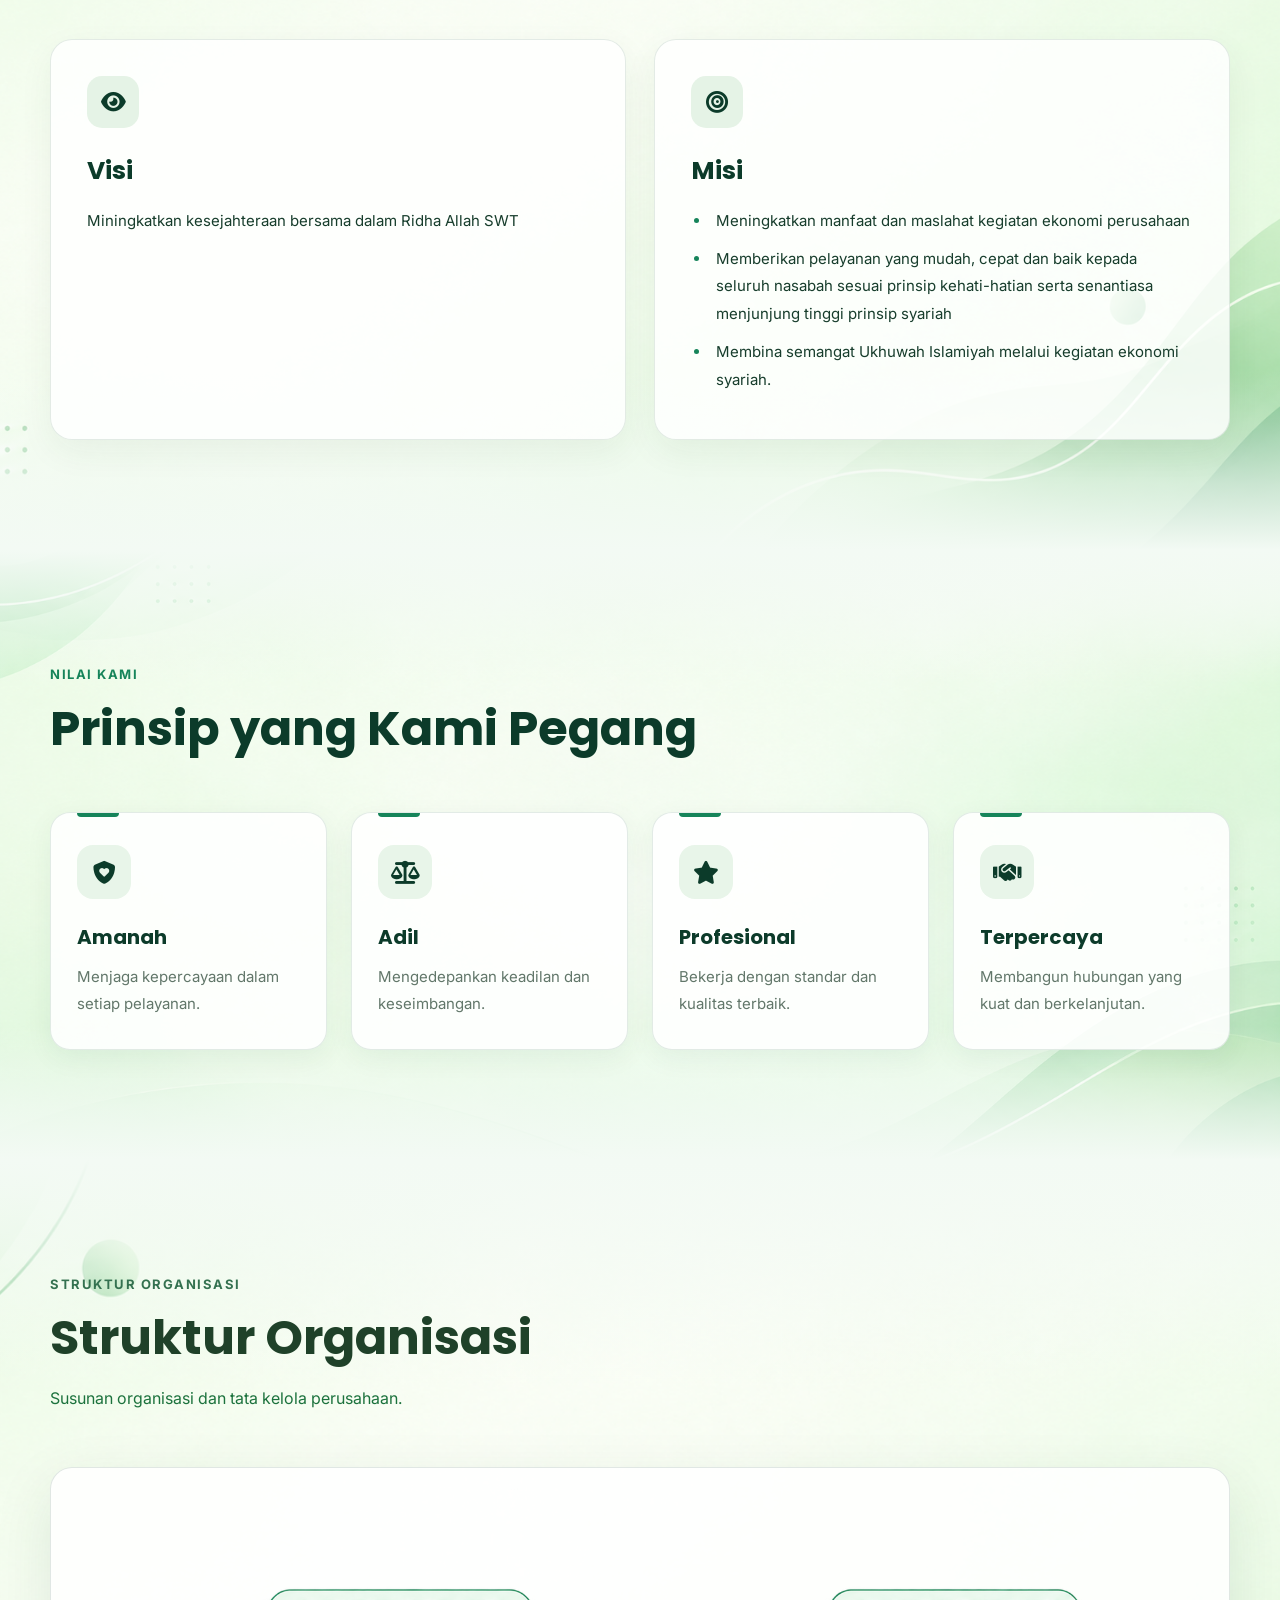
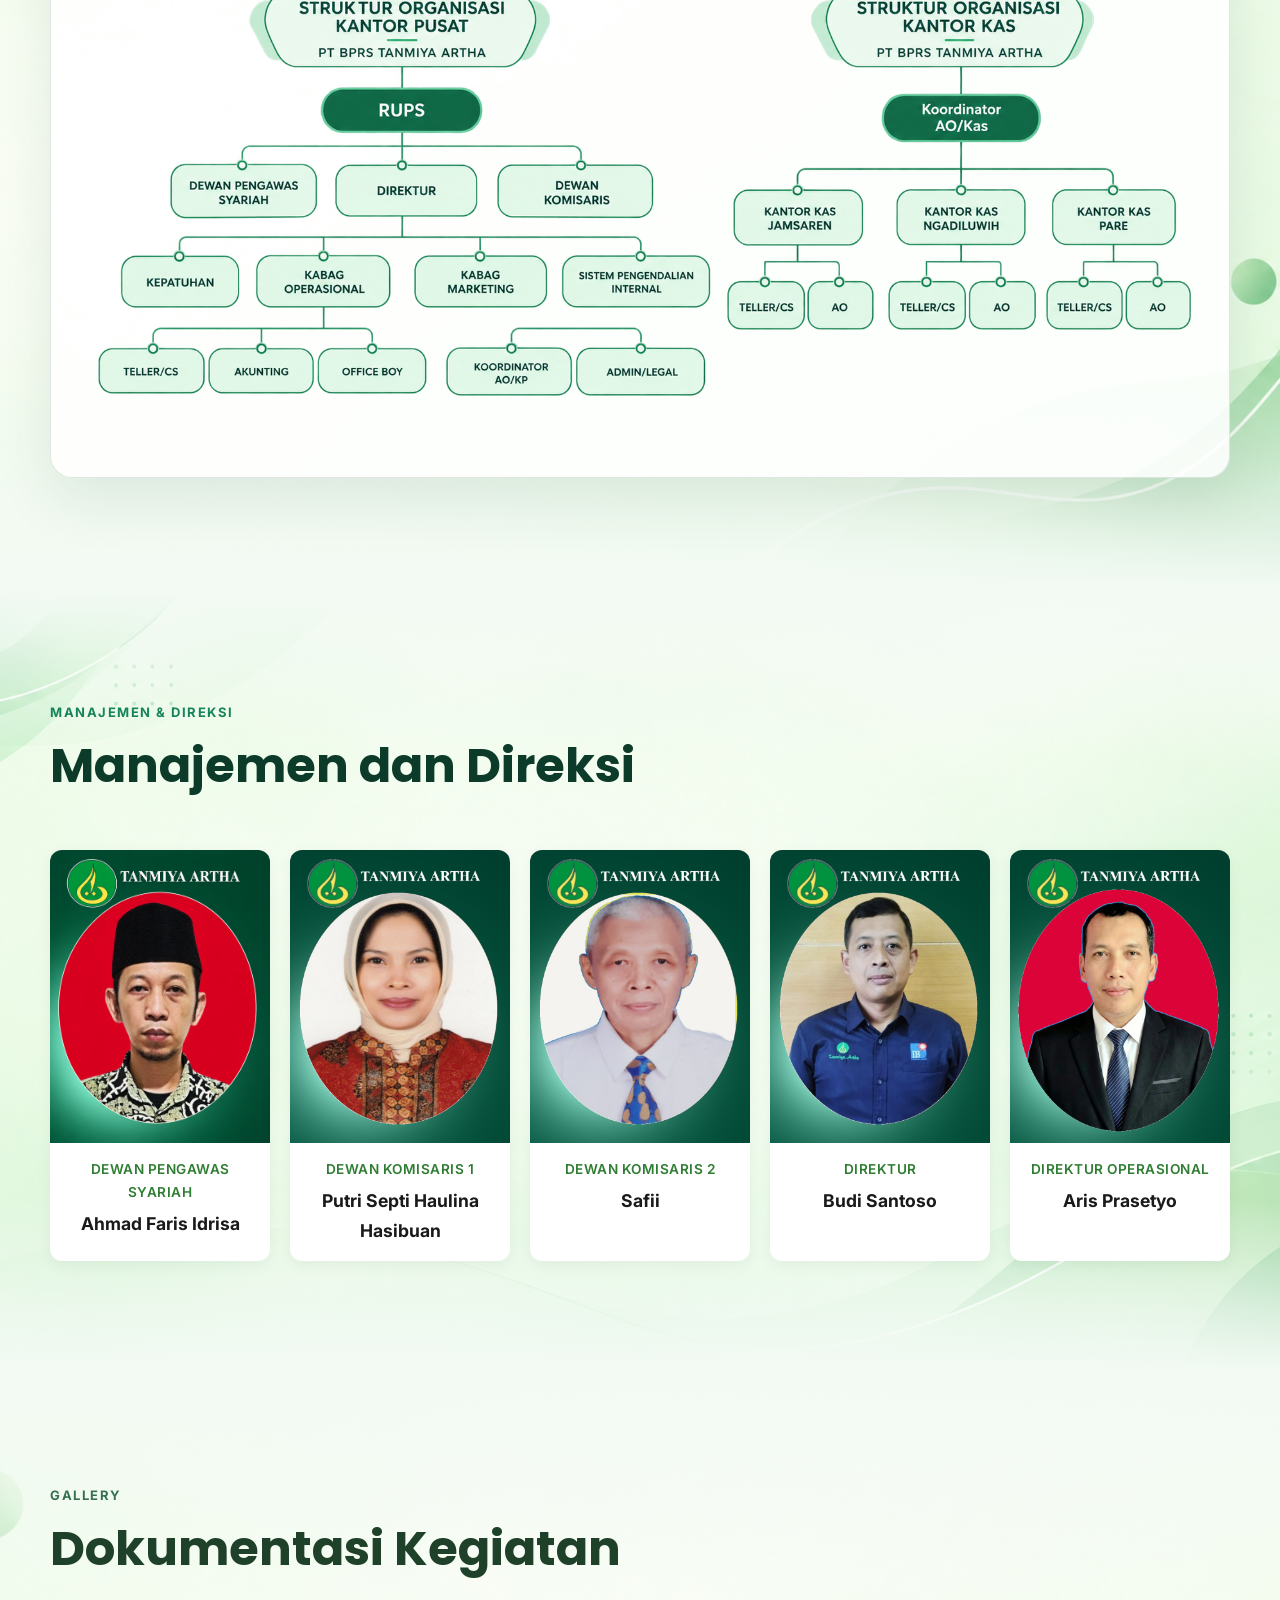
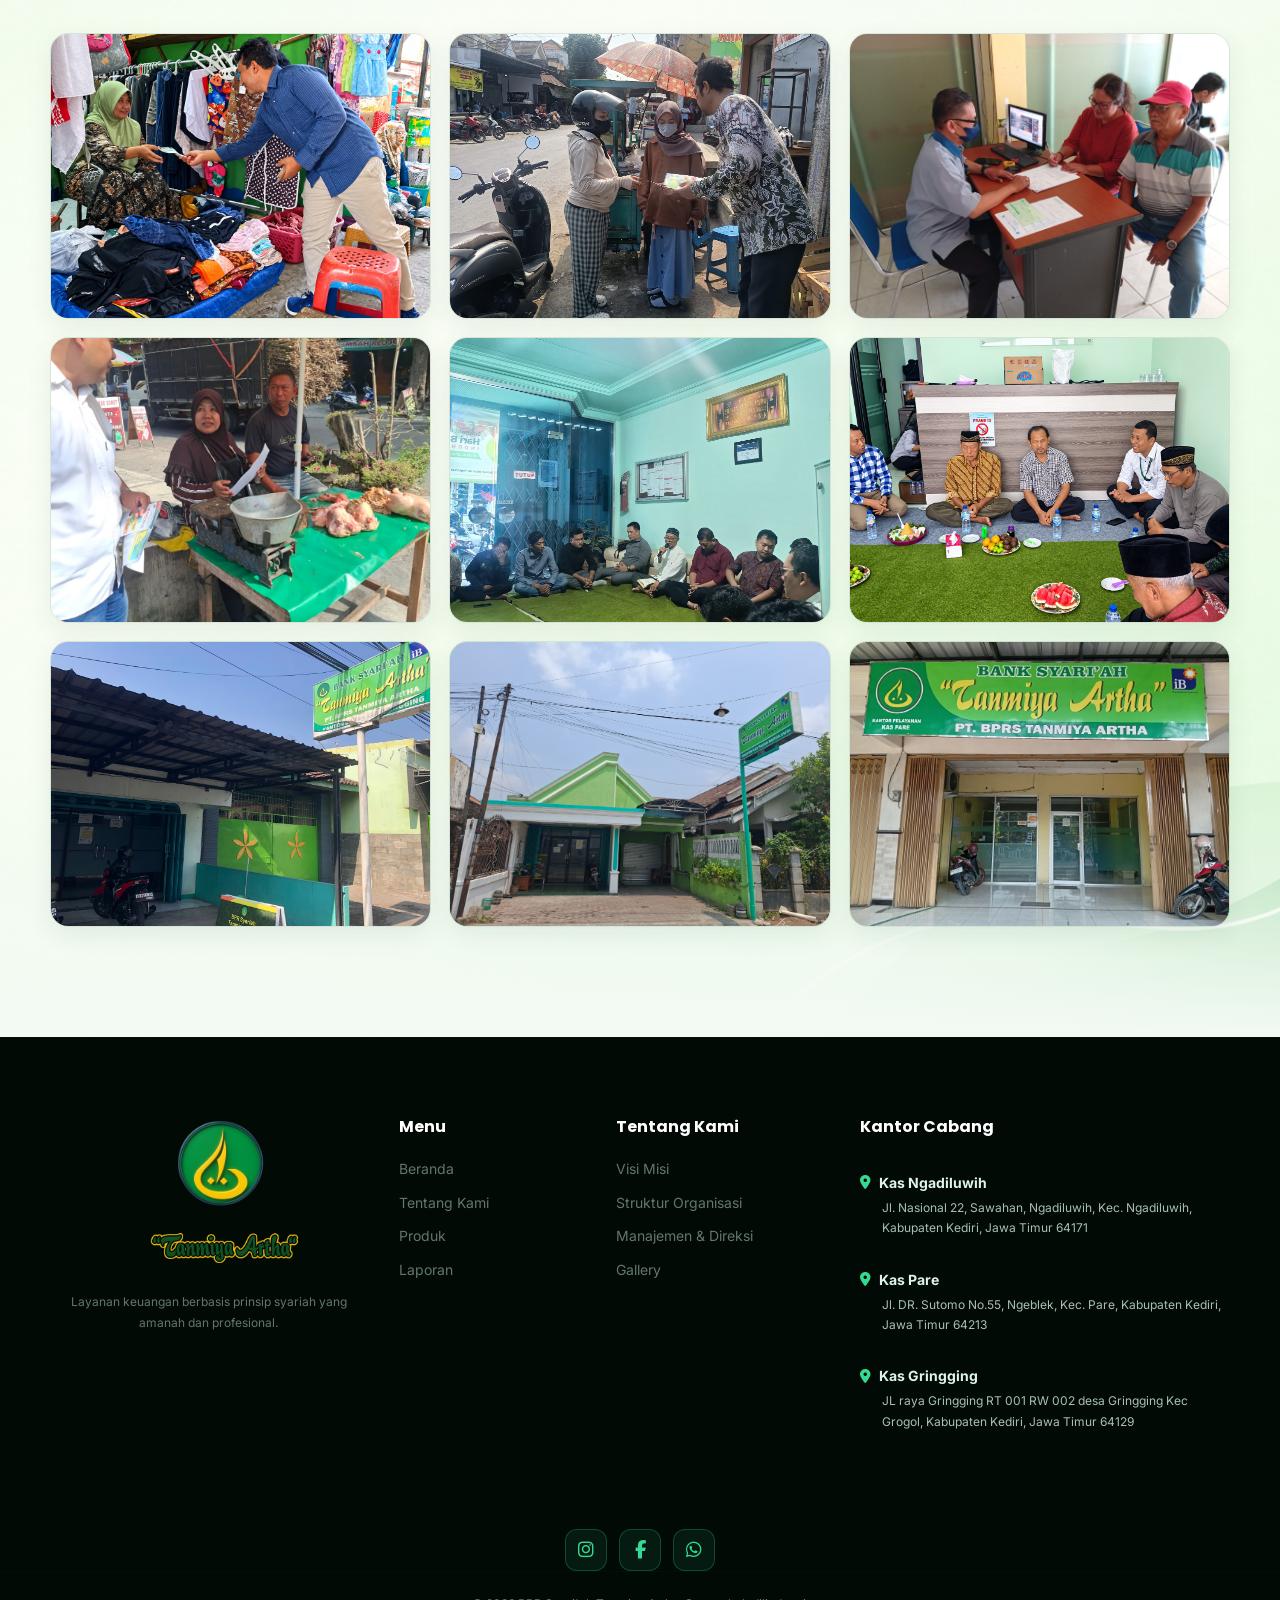
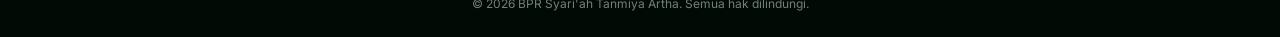
<file: tentang_kami.html>
<!DOCTYPE html>
<html lang="id">
<head>

    <meta charset="UTF-8">
    <meta name="viewport" content="width=device-width, initial-scale=1.0">

    <title>Tentang Kami | BPR Syari'ah Tanmiya Artha</title>

    <meta name="description"
          content="Profil, visi misi, struktur organisasi, manajemen dan direksi, serta gallery.">

    <link rel="stylesheet" href="css/style.css">

    <link rel="preconnect" href="https://fonts.googleapis.com">
    <link rel="preconnect" href="https://fonts.gstatic.com" crossorigin>

    <link href="https://fonts.googleapis.com/css2?family=Inter:wght@400;500;600;700;800&family=Poppins:wght@500;600;700;800&display=swap"
          rel="stylesheet">

    <link rel="stylesheet"
          href="https://cdnjs.cloudflare.com/ajax/libs/font-awesome/6.5.2/css/all.min.css">

</head>

<body>


<!-- =====================================================
     NAVBAR
===================================================== -->

<header class="site-header">

    <div class="container nav-wrapper">

        <a href="index.html" class="brand">

            <img src="img/logo bpr.png"
                 alt="Logo Nama Lembaga"
                 class="brand-logo">
            <img src="img/logo bpr tulisan.png"
                 alt="Nama Lembaga"
                 class="brand-tulisan">

        </a>


        <button class="menu-toggle"
                type="button"
                aria-label="Buka menu"
                aria-expanded="false">

            <span></span>
            <span></span>
            <span></span>

        </button>


        <nav class="main-nav">

            <div class="nav-dropdown">

                <a href="index.html" class="nav-link">
                    Beranda
                    <i class="fa-solid fa-chevron-down"></i>
                </a>

                <div class="dropdown-menu">

                    <a href="index.html#layanan">
                        Layanan
                    </a>

                    <a href="index.html#faq">
                        FAQ
                    </a>

                    <a href="index.html#news">
                        News
                    </a>

                    <a href="index.html#kontak">
                        Hubungi Kami
                    </a>

                </div>

            </div>


            <div class="nav-dropdown">

                <a href="tentang_kami.html"
                   class="nav-link active">

                    Tentang Kami
                    <i class="fa-solid fa-chevron-down"></i>

                </a>

                <div class="dropdown-menu">

                    <a href="#visi-misi">
                        Visi Misi
                    </a>

                    <a href="#struktur">
                        Struktur Organisasi
                    </a>

                    <a href="#manajemen">
                        Manajemen & Direksi
                    </a>

                    <a href="#gallery">
                        Gallery
                    </a>

                </div>

            </div>


            <div class="nav-dropdown">

                <a href="produk.html" class="nav-link">
                    Produk
                    <i class="fa-solid fa-chevron-down"></i>
                </a>

                <div class="dropdown-menu dropdown-large">

                    <div class="dropdown-column">

                        <strong>Tabungan</strong>

                        <a href="produk.html#wadiah">
                            Wadiah
                        </a>

                        <a href="produk.html#mudharabah-tabungan">
                            Mudharobah
                        </a>

                    </div>

                    <div class="dropdown-column">

                        <strong>Deposito</strong>

                        <a href="produk.html#deposito-3">
                            3 Bulan
                        </a>

                        <a href="produk.html#deposito-6">
                            6 Bulan
                        </a>

                        <a href="produk.html#deposito-12">
                            1 Tahun
                        </a>

                    </div>

                    <div class="dropdown-column">

                        <strong>Pembiayaan</strong>

                        <a href="produk.html#murabahah">
                            Murabahah
                        </a>

                        <a href="produk.html#mudharabah-pembiayaan">
                            Mudharobah
                        </a>

                        <a href="produk.html#musyarakah">
                            Musyarakah
                        </a>

                        <a href="produk.html#multijasa">
                            Multijasa
                        </a>

                    </div>

                </div>

            </div>


            <div class="nav-dropdown">

                <a href="laporan.html" class="nav-link">
                    Laporan
                    <i class="fa-solid fa-chevron-down"></i>
                </a>

                <div class="dropdown-menu">

                    <strong>Laporan Publikasi</strong>

                    <a href="laporan.html#desember-2024">
                        Desember 2024
                    </a>

                    <a href="laporan.html#maret-2025">
                        Maret 2025
                    </a>

                    <a href="laporan.html#juni-2025">
                        Juni 2025
                    </a>

                    <a href="laporan.html#september-2025">
                        September 2025
                    </a>

                    <a href="laporan.html#desember-2025">
                        Desember 2025
                    </a>

                    <a href="laporan.html#juni-2026">
                        Juni 2026
                    </a>

                    <a href="laporan.html#desember-2026">
                        Desember 2026
                    </a>

                    <div class="dropdown-divider"></div>

                    <a href="laporan.html#laporan-bulanan">
                        Laporan Bulanan
                    </a>

                </div>

            </div>


            <a href="index.html#kontak"
               class="nav-button">

                Hubungi Kami

            </a>

        </nav>

    </div>

</header>


<!-- =====================================================
     PAGE HERO
===================================================== -->

<main>

<section class="page-hero">

    <div class="container">

        <span class="section-label reveal">
            Tentang Kami
        </span>

        <h1 class="reveal">
            Mengenal Lebih Dekat
            <span>BPR Syari'ah Tanmiya Artha</span>
        </h1>

        <p class="reveal">
            Mengenal profil, visi misi, struktur organisasi,
            manajemen dan direksi, serta perjalanan lembaga kami.
        </p>

    </div>

</section>


<!-- =====================================================
     PROFIL
===================================================== -->

<section class="section">

    <div class="container about-detail-grid">

        <div class="about-detail-image reveal">

            <img src="img/img-kantor.png"
                 alt="Profil Nama Lembaga">

        </div>


        <div class="about-detail-content reveal">

            <span class="section-label">
                Profil BPR Syari'ah Tanmiya Artha
            </span>

            <h2>
                Membangun Kepercayaan
                dengan Prinsip Syariah
            </h2>

            <p>
                BPR Syari'ah Tanmiya Artha hadir untuk memberikan layanan
                keuangan berbasis prinsip syariah kepada
                masyarakat.
            </p>

            <p>
                Kami berkomitmen memberikan pelayanan yang
                amanah, profesional, transparan, dan sesuai
                dengan kebutuhan masyarakat.
            </p>

            <p>
                Dengan semangat untuk terus berkembang,
                kami berupaya membangun hubungan jangka
                panjang dengan masyarakat dan nasabah.
            </p>

        </div>

    </div>

</section>

<!-- Visi Misi -->

<section class="section section-dark" id="visi-misi">
    <div class="container">
  
      <div class="section-heading reveal">
        <span class="section-label">Visi &amp; Misi</span>
        <h2>Arah dan Tujuan Kami</h2>
        <p>
          Berkomitmen menghadirkan layanan keuangan syariah
          yang amanah, profesional, dan bermanfaat.
        </p>
      </div>
  
      <div class="vision-grid">
  
        <article class="vision-card reveal">
          <div class="card-icon">
            <i class="fa-solid fa-eye"></i>
          </div>
          <h3>Visi</h3>
          <p>
            Miningkatkan kesejahteraan bersama dalam Ridha Allah SWT
          </p>
        </article>
  
        <article class="vision-card reveal">
          <div class="card-icon">
            <i class="fa-solid fa-bullseye"></i>
          </div>
          <h3>Misi</h3>
  
          <ul class="mission-list">
            <li>Meningkatkan manfaat dan maslahat kegiatan ekonomi perusahaan</li>
            <li>Memberikan pelayanan yang mudah, cepat dan baik kepada seluruh nasabah sesuai prinsip kehati-hatian serta senantiasa menjunjung tinggi prinsip syariah</li>
            <li>Membina semangat Ukhuwah Islamiyah melalui kegiatan ekonomi syariah.</li>
          </ul>
        </article>
  
      </div>
    </div>
  </section>
  

<!-- =====================================================
     NILAI
===================================================== -->

<section class="section">

    <div class="container">

        <div class="section-heading reveal">

            <span class="section-label">
                Nilai Kami
            </span>

            <h2>
                Prinsip yang Kami Pegang
            </h2>

        </div>


        <div class="value-grid">

            <div class="value-card reveal">
                <i class="fa-solid fa-shield-heart"></i>
                <h3>Amanah</h3>
                <p>
                    Menjaga kepercayaan dalam setiap pelayanan.
                </p>
            </div>

            <div class="value-card reveal">
                <i class="fa-solid fa-scale-balanced"></i>
                <h3>Adil</h3>
                <p>
                    Mengedepankan keadilan dan keseimbangan.
                </p>
            </div>

            <div class="value-card reveal">
                <i class="fa-solid fa-star"></i>
                <h3>Profesional</h3>
                <p>
                    Bekerja dengan standar dan kualitas terbaik.
                </p>
            </div>

            <div class="value-card reveal">
                <i class="fa-solid fa-handshake"></i>
                <h3>Terpercaya</h3>
                <p>
                    Membangun hubungan yang kuat dan berkelanjutan.
                </p>
            </div>

        </div>

    </div>

</section>

<!-- =====================================================
     STRUKTUR ORGANISASI
===================================================== -->

<section class="section section-dark" id="struktur">

    <div class="container">

        <div class="section-heading reveal">

            <span class="section-label">
                Struktur Organisasi
            </span>

            <h2>
                Struktur Organisasi
            </h2>

            <p>
                Susunan organisasi dan tata kelola perusahaan.
            </p>

        </div>

        <div class="organization-chart reveal">

            <img
                src="img/struktur.png"
                alt="Bagan struktur organisasi perusahaan"
                class="organization-image"
                loading="lazy"
            >

        </div>

    </div>

</section>



<!-- =====================================================
     MANAJEMEN
===================================================== -->

<section class="section" id="manajemen">
    <div class="container">
        <div class="section-heading reveal">
            <span class="section-label">Manajemen & Direksi</span>
            <h2>Manajemen dan Direksi</h2>
        </div>

        <!-- Grid untuk 5 Kartu -->
        <div class="management-grid">
            
            <!-- 1. Dewan Pengawas Syariah -->
            <article class="management-card reveal">
                <div class="img-wrapper">
                    <img src="img_manajemen/gus faris.png" alt="Dewan Pengawas Syariah">
                </div>
                <div class="management-info">
                    <span>Dewan Pengawas Syariah</span>
                    <h3>Ahmad Faris Idrisa</h3>
                </div>
            </article>

            <!-- 3. Dewan Komisaris 1 -->
            <article class="management-card reveal">
                <div class="img-wrapper">
                    <img src="img_manajemen/bu putri.jpg" alt="Dewan Komisaris 1">
                </div>
                <div class="management-info">
                    <span>Dewan Komisaris 1</span>
                    <h3>Putri Septi Haulina Hasibuan</h3>
                </div>
            </article>

            <!-- 4. Dewan Komisaris 2 -->
            <article class="management-card reveal">
                <div class="img-wrapper">
                    <img src="img_manajemen/Pak syafii.jpg" alt="Dewan Komisaris 2">
                </div>
                <div class="management-info">
                    <span>Dewan Komisaris 2</span>
                    <h3>Safii</h3>
                </div>
            </article>

            <!-- 2. Direktur -->
            <article class="management-card reveal">
                <div class="img-wrapper">
                    <img src="img_manajemen/pak budi.jpg" alt="Direktur">
                </div>
                <div class="management-info">
                    <span>Direktur</span>
                    <h3>Budi Santoso</h3>
                </div>
            </article>

            <!-- 5. Direktur Operasional -->
            <article class="management-card reveal">
                <div class="img-wrapper">
                    <img src="img_manajemen/Pak aris.jpg" alt="Direktur Operasional">
                </div>
                <div class="management-info">
                    <span>Direktur Operasional</span>
                    <h3>Aris Prasetyo</h3>
                </div>
            </article>

        </div>
    </div>
</section>


<!-- =====================================================
     GALLERY
===================================================== -->

<section class="section section-dark"
         id="gallery">

    <div class="container">

        <div class="section-heading reveal">

            <span class="section-label">
                Gallery
            </span>

            <h2>
                Dokumentasi Kegiatan
            </h2>

        </div>


        <div class="gallery-grid">

            <div class="gallery-item reveal">
                <img src="img_gallery/foto 1.png"
                     alt="Dokumentasi kegiatan">
            </div>

            <div class="gallery-item reveal">
                <img src="img_gallery/foto 5.jpeg"
                     alt="Dokumentasi kegiatan">
            </div>

            <div class="gallery-item reveal">
                <img src="img_gallery/foto 3.jpeg"
                     alt="Dokumentasi kegiatan">
            </div>

            <div class="gallery-item reveal">
                <img src="img_gallery/foto4.jpeg"
                     alt="Dokumentasi kegiatan">
            </div>

            <div class="gallery-item reveal">
                <img src="img_gallery/istighosah.jpeg"
                     alt="Dokumentasi kegiatan">
            </div>

            <div class="gallery-item reveal">
                <img src="img_gallery/kas2.png"
                     alt="Dokumentasi kegiatan">
            </div>
            <div class="gallery-item reveal">
                <img src="img_gallery/kas gringging 2.jpeg"
                     alt="Dokumentasi kegiatan">
            </div>
            <div class="gallery-item reveal">
                <img src="img_gallery/kas ngadiluwih.jpeg"
                     alt="Dokumentasi kegiatan">
            </div>
            <div class="gallery-item reveal">
                <img src="img_gallery/kas pare.jpeg"
                     alt="Dokumentasi kegiatan">
            </div>

        </div>

    </div>

</section>

</main>


<!-- FOOTER -->

<footer class="site-footer">

    <div class="container footer-grid">

        <div class="footer-brand">

            <img src="img/logo bpr.png"
                 alt="Logo"
                 class="footer-logo">
            <img src="img/logo bpr tulisan.png"
                 alt="Logo"
                 class="footer-tulisan">

            <p>
                Layanan keuangan berbasis prinsip syariah
                yang amanah dan profesional.
            </p>

        </div>


        <div class="footer-links">

            <h3>Menu</h3>

            <a href="index.html">Beranda</a>
            <a href="tentang_kami.html">Tentang Kami</a>
            <a href="produk.html">Produk</a>
            <a href="laporan.html">Laporan</a>

        </div>


        <div class="footer-links">

            <h3>Tentang Kami</h3>

            <a href="#visi-misi">
                Visi Misi
            </a>

            <a href="#struktur">
                Struktur Organisasi
            </a>

            <a href="#manajemen">
                Manajemen & Direksi
            </a>

            <a href="#gallery">
                Gallery
            </a>

        </div>

        <!-- KOLOM CABANG -->
        <div class="footer-links footer-branches">
            <h3>Kantor Cabang</h3>

            <div class="footer-branch">
                <strong><i class="fa-solid fa-location-dot"></i> Kas Ngadiluwih</strong>
                <p>Jl. Nasional 22, Sawahan, Ngadiluwih, Kec. Ngadiluwih, Kabupaten Kediri, Jawa Timur 64171</p>
            </div>

            <div class="footer-branch">
                <strong><i class="fa-solid fa-location-dot"></i> Kas Pare</strong>
                <p>Jl. DR. Sutomo No.55, Ngeblek, Kec. Pare, Kabupaten Kediri, Jawa Timur 64213</p>
            </div>

            <div class="footer-branch">
                <strong><i class="fa-solid fa-location-dot"></i> Kas Gringging</strong>
                <p>JL raya Gringging RT 001 RW 002 desa Gringging Kec Grogol, Kabupaten Kediri, Jawa Timur 64129</p>
            </div>
        </div>
    </div>
    <div class="footer-socials">
        <a href="https://www.instagram.com/bprstanmiya.artha/"
        target="_blank"
        rel="noopener noreferrer"
        aria-label="Instagram">
            <i class="fa-brands fa-instagram"></i>
        </a>

        <a href="https://www.facebook.com/bprstanmiyaarthaa"
        target="_blank"
        rel="noopener noreferrer"
        aria-label="Facebook">
            <i class="fa-brands fa-facebook-f"></i>
        </a>

        <a href="https://wa.me/6281229525567"
        target="_blank"
        rel="noopener noreferrer"
        aria-label="YouTube">
            <i class="fa-brands fa-whatsapp"></i>
        </a>
    </div>



    <div class="footer-bottom">

        <div class="container">

            <p>
                © 2026 BPR Syari'ah Tanmiya Artha.
                Semua hak dilindungi.
            </p>

        </div>

    </div>

</footer>


<script src="js/script.js"></script>

</body>
</html>
</file>
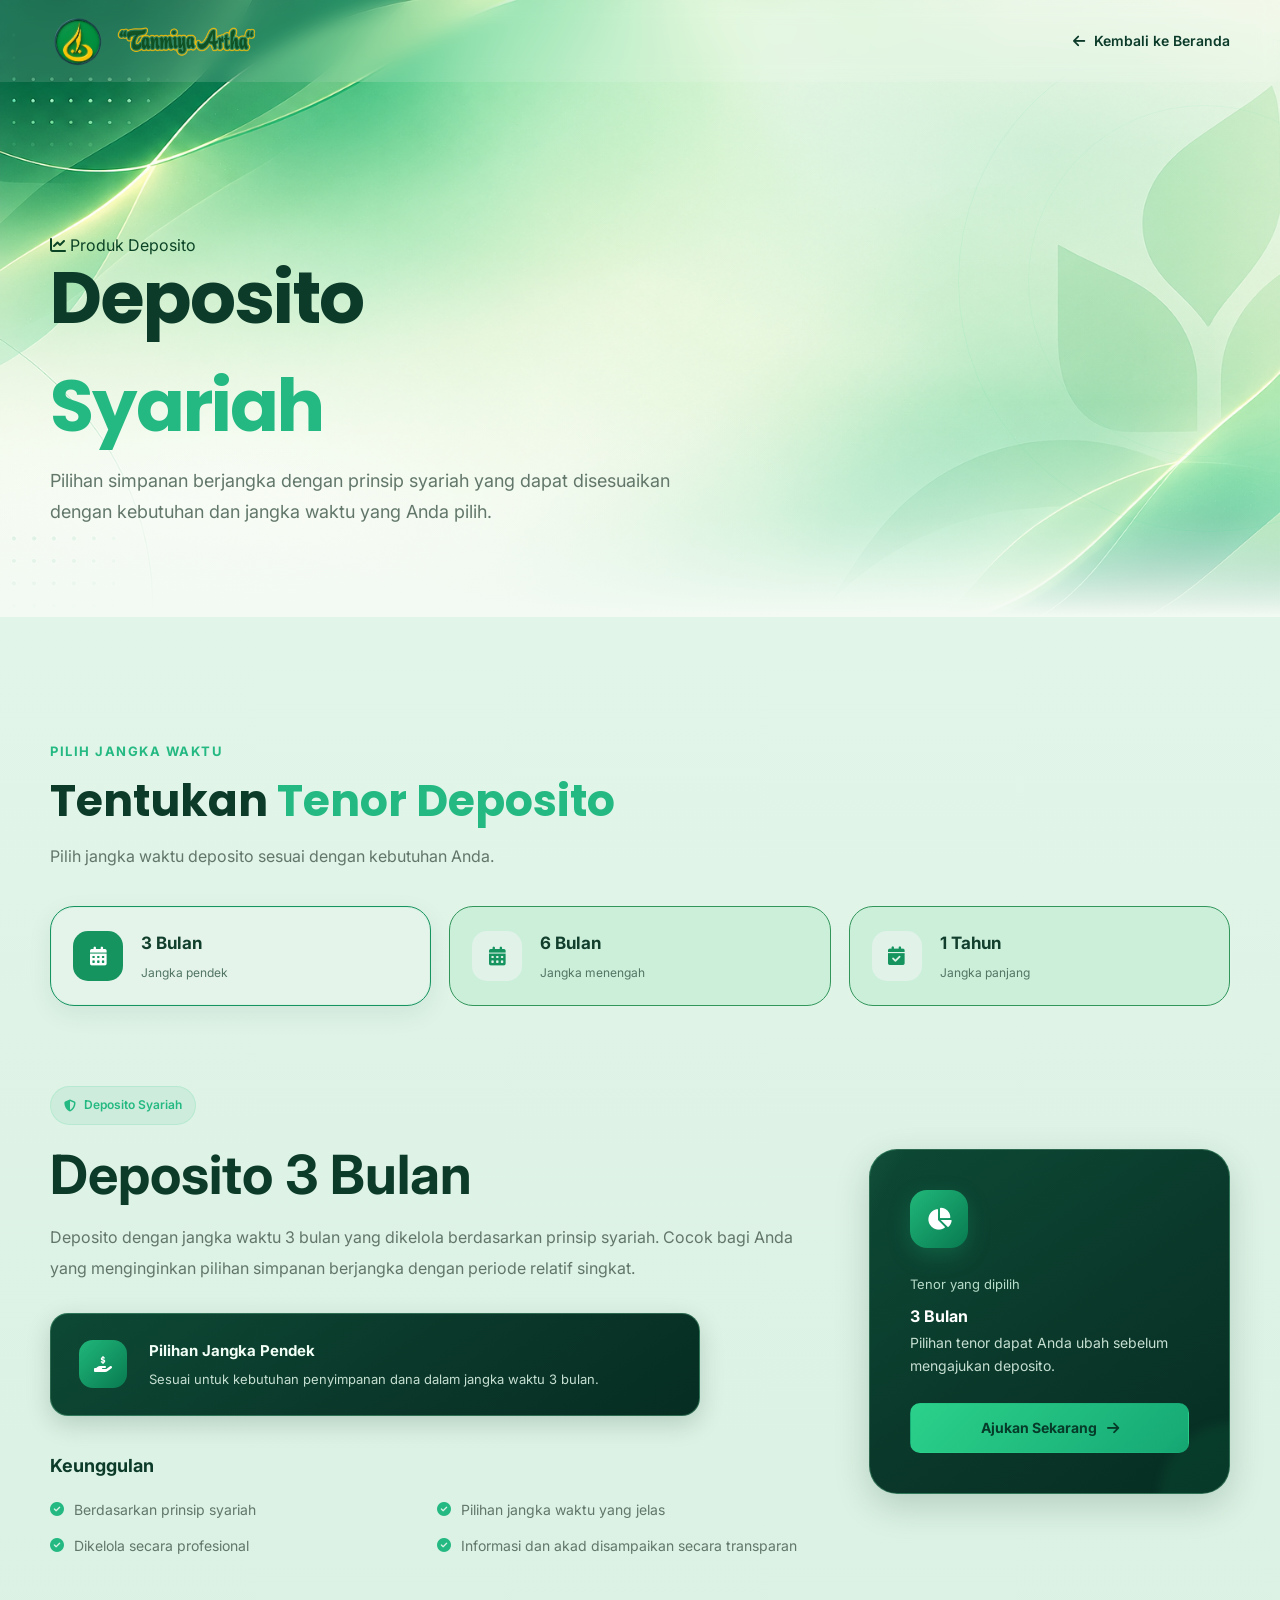
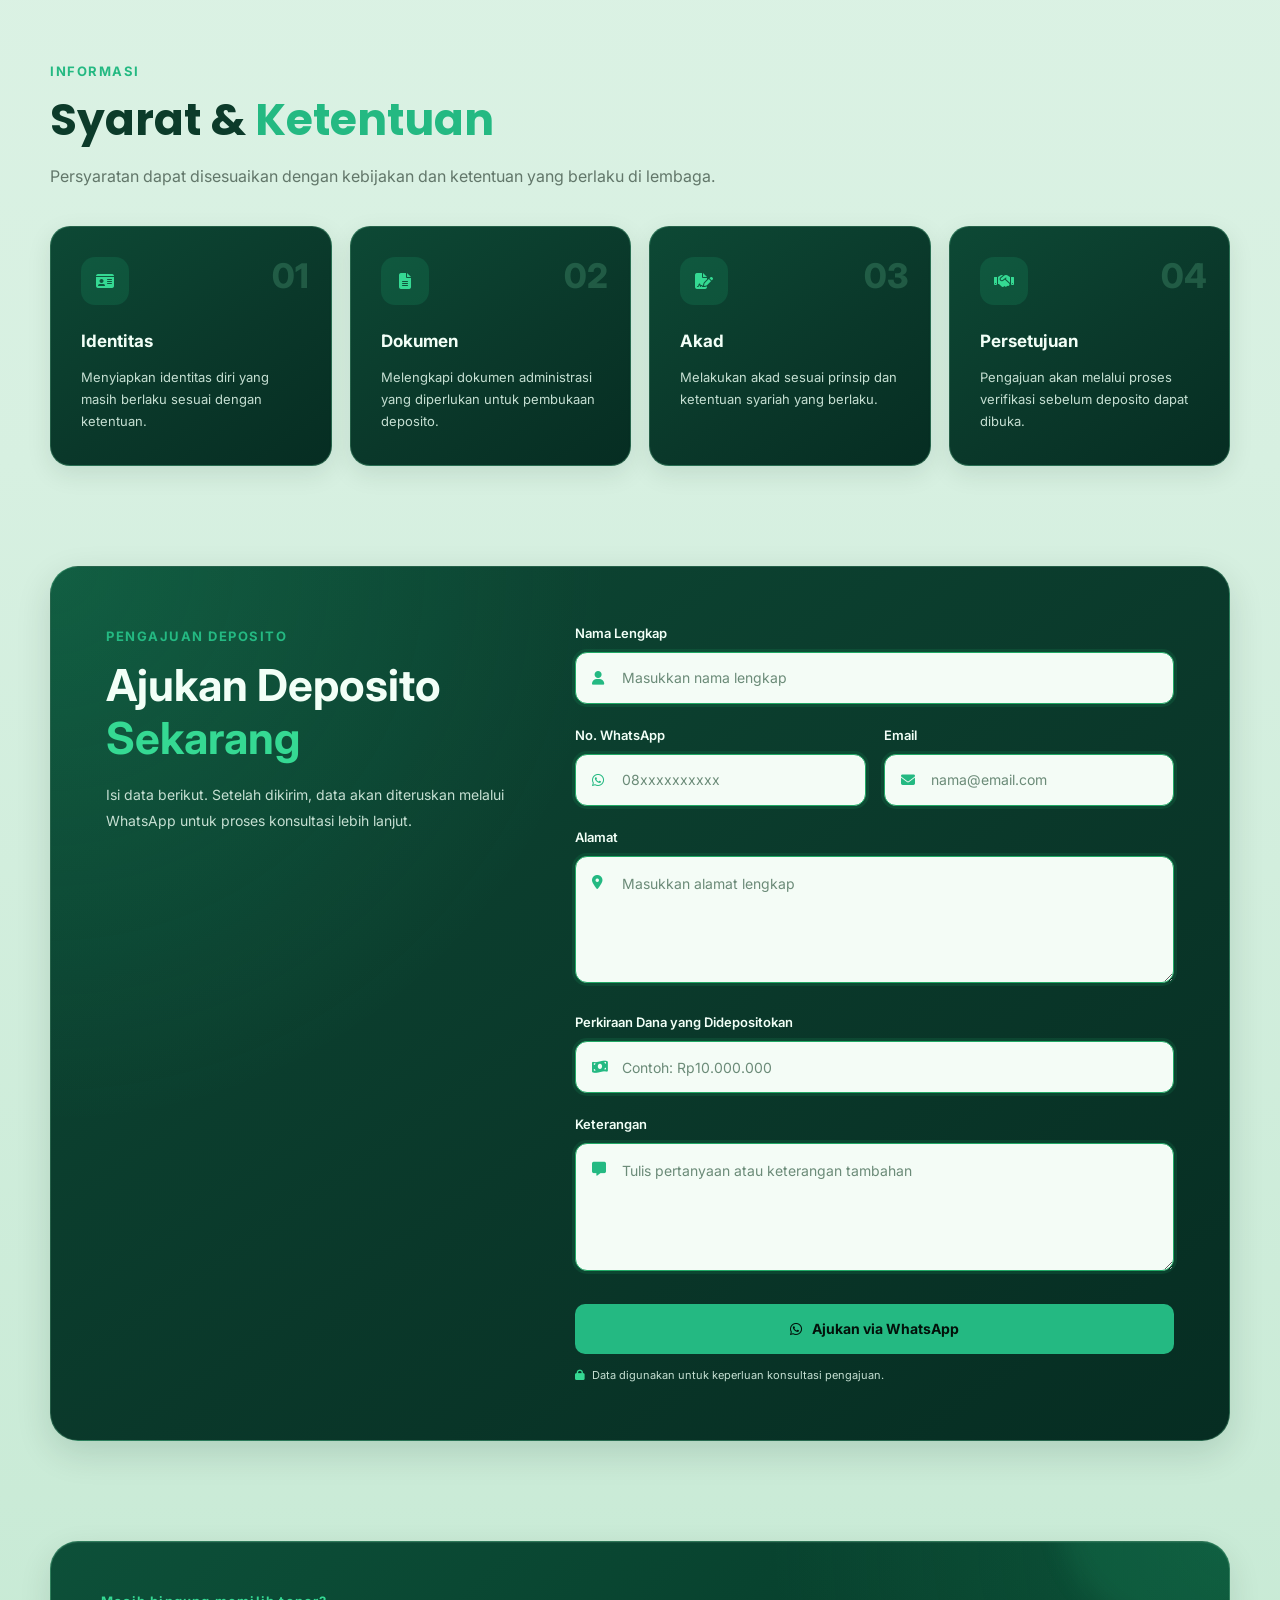
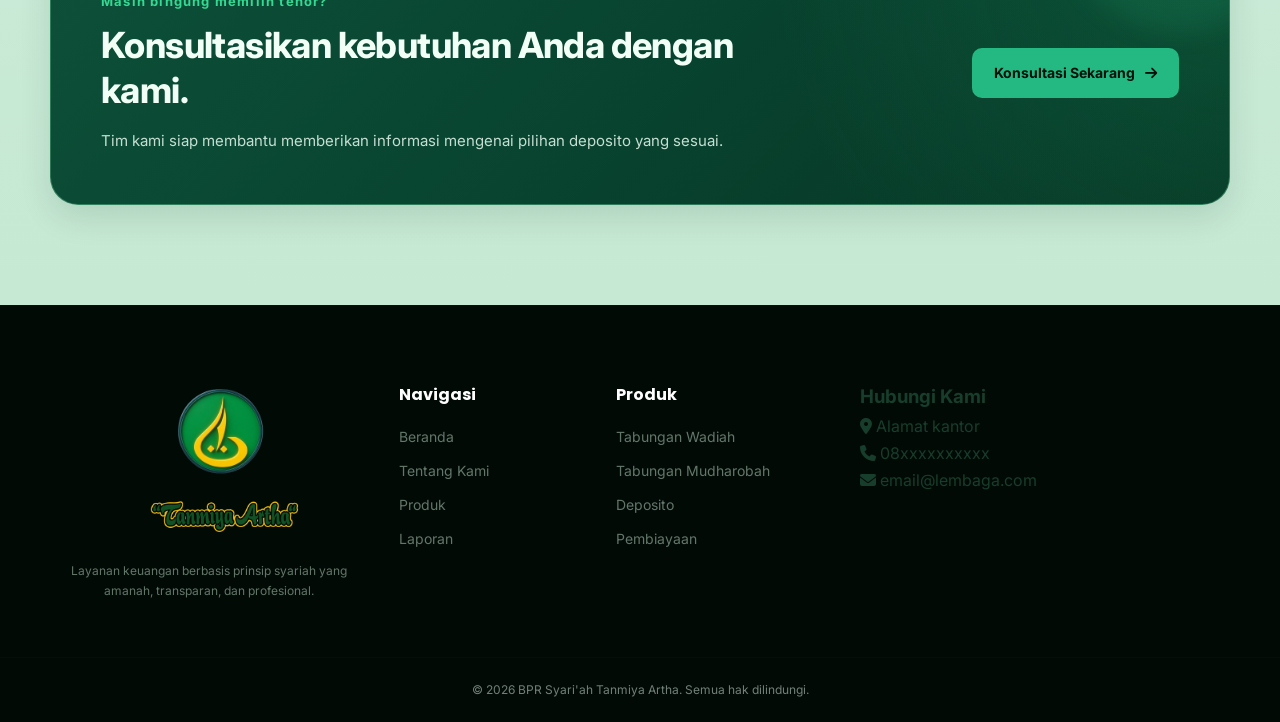
<file: produk/deposito/deposito.html>
<!DOCTYPE html>
<html lang="id">
<head>
    <meta charset="UTF-8">
    <meta name="viewport" content="width=device-width, initial-scale=1.0">

    <title>Deposito Syariah | [NAMA LEMBAGA]</title>

    <!-- Google Font -->
    <link rel="preconnect" href="https://fonts.googleapis.com">
    <link rel="preconnect" href="https://fonts.gstatic.com" crossorigin>
    <link href="https://fonts.googleapis.com/css2?family=Inter:wght@400;500;600;700&family=Poppins:wght@400;500;600;700;800&display=swap" rel="stylesheet">

    <!-- Font Awesome -->
    <link rel="stylesheet" href="https://cdnjs.cloudflare.com/ajax/libs/font-awesome/6.5.2/css/all.min.css">

    <!-- CSS -->
    <link rel="stylesheet" href="../../css/style.css">
    <link rel="stylesheet" href="../../css/deposito.css">
</head>

<body>

    <!-- =========================
         HEADER
    ========================== -->
    <header class="deposito-header">

        <div class="container deposito-header-wrapper">
    
            <a href="../../index.html" class="deposito-logo">
                <img
                    src="../../img/logo bpr.png"
                    alt="Logo Nama Lembaga"
                    class="deposito-logo-img1"
                >
    
                <img
                    src="../../img/logo bpr tulisan.png"
                    alt="Logo Nama Lembaga"
                    class="deposito-logo-img2"
                >
            </a>
    
            <a href="../../index.html" class="deposito-back-home">
                <i class="fa-solid fa-arrow-left"></i>
                <span>Kembali ke Beranda</span>
            </a>
    
        </div>
    
    </header>


    <!-- =========================
         PAGE HERO
    ========================== -->
    <section class="page-hero">

        <div class="container">

            <div class="page-hero-content reveal">
                <br>
                <br>
                <br>
                <span class="page-badge">
                    <i class="fa-solid fa-chart-line"></i>
                    Produk Deposito
                </span>

                <h1>
                    Deposito <span>Syariah</span>
                </h1>

                <p>
                    Pilihan simpanan berjangka dengan prinsip syariah
                    yang dapat disesuaikan dengan kebutuhan dan jangka
                    waktu yang Anda pilih.
                </p>

            </div>

        </div>

    </section>


    <!-- =========================
         DEPOSITO
    ========================== -->
    <main class="deposito-page">

        <div class="container">

            <!-- TENOR SELECTOR -->
            <section class="tenor-section reveal">

                <div class="section-heading">

                    <span class="section-label">
                        Pilih Jangka Waktu
                    </span>

                    <h2>
                        Tentukan <span>Tenor Deposito</span>
                    </h2>

                    <p>
                        Pilih jangka waktu deposito sesuai dengan
                        kebutuhan Anda.
                    </p>

                </div>


                <div class="tenor-selector">

                    <button
                        type="button"
                        class="tenor-button active"
                        data-tenor="3-bulan">

                        <span class="tenor-icon">
                            <i class="fa-solid fa-calendar-days"></i>
                        </span>

                        <span class="tenor-text">
                            <strong>3 Bulan</strong>
                            <small>Jangka pendek</small>
                        </span>

                    </button>


                    <button
                        type="button"
                        class="tenor-button"
                        data-tenor="6-bulan">

                        <span class="tenor-icon">
                            <i class="fa-solid fa-calendar-days"></i>
                        </span>

                        <span class="tenor-text">
                            <strong>6 Bulan</strong>
                            <small>Jangka menengah</small>
                        </span>

                    </button>


                    <button
                        type="button"
                        class="tenor-button"
                        data-tenor="1-tahun">

                        <span class="tenor-icon">
                            <i class="fa-solid fa-calendar-check"></i>
                        </span>

                        <span class="tenor-text">
                            <strong>1 Tahun</strong>
                            <small>Jangka panjang</small>
                        </span>

                    </button>

                </div>

            </section>


            <!-- DETAIL -->
            <section class="deposito-detail">

                <div class="deposito-content">

                    <div
                        class="deposito-info reveal-left"
                        id="deposito-info">

                        <span class="detail-badge">
                            <i class="fa-solid fa-shield-halved"></i>
                            Deposito Syariah
                        </span>

                        <h2 id="deposito-title">
                            Deposito 3 Bulan
                        </h2>

                        <p id="deposito-description">
                            Deposito dengan jangka waktu 3 bulan
                            yang dikelola berdasarkan prinsip syariah.
                            Cocok bagi Anda yang menginginkan pilihan
                            simpanan berjangka dengan periode relatif
                            singkat.
                        </p>

                        <div class="detail-highlight">

                            <div class="highlight-icon">
                                <i class="fa-solid fa-hand-holding-dollar"></i>
                            </div>

                            <div>
                                <strong id="highlight-title">
                                    Pilihan Jangka Pendek
                                </strong>

                                <p id="highlight-description">
                                    Sesuai untuk kebutuhan penyimpanan
                                    dana dalam jangka waktu 3 bulan.
                                </p>
                            </div>

                        </div>


                        <div class="deposito-features">

                            <h3>
                                Keunggulan
                            </h3>

                            <ul id="deposito-features">

                                <li>
                                    <i class="fa-solid fa-circle-check"></i>
                                    Berdasarkan prinsip syariah
                                </li>

                                <li>
                                    <i class="fa-solid fa-circle-check"></i>
                                    Pilihan jangka waktu yang jelas
                                </li>

                                <li>
                                    <i class="fa-solid fa-circle-check"></i>
                                    Dikelola secara profesional
                                </li>

                                <li>
                                    <i class="fa-solid fa-circle-check"></i>
                                    Informasi dan akad disampaikan secara transparan
                                </li>

                            </ul>

                        </div>

                    </div>


                    <!-- INFO CARD -->
                    <div class="deposito-card reveal-right">

                        <div class="card-icon">
                            <i class="fa-solid fa-chart-pie"></i>
                        </div>

                        <span>
                            Tenor yang dipilih
                        </span>

                        <strong id="card-tenor">
                            3 Bulan
                        </strong>

                        <p>
                            Pilihan tenor dapat Anda ubah
                            sebelum mengajukan deposito.
                        </p>

                        <a href="#form-pengajuan" class="btn btn-primary">
                            Ajukan Sekarang
                            <i class="fa-solid fa-arrow-right"></i>
                        </a>

                    </div>

                </div>

            </section>


            <!-- =========================
                 SYARAT & KETENTUAN
            ========================== -->
            <section class="requirements-section reveal">

                <div class="section-heading">

                    <span class="section-label">
                        Informasi
                    </span>

                    <h2>
                        Syarat & <span>Ketentuan</span>
                    </h2>

                    <p>
                        Persyaratan dapat disesuaikan dengan kebijakan
                        dan ketentuan yang berlaku di lembaga.
                    </p>

                </div>


                <div class="requirements-grid">

                    <div class="requirement-card">

                        <span>
                            01
                        </span>

                        <i class="fa-solid fa-id-card"></i>

                        <h3>
                            Identitas
                        </h3>

                        <p>
                            Menyiapkan identitas diri yang masih berlaku
                            sesuai dengan ketentuan.
                        </p>

                    </div>


                    <div class="requirement-card">

                        <span>
                            02
                        </span>

                        <i class="fa-solid fa-file-lines"></i>

                        <h3>
                            Dokumen
                        </h3>

                        <p>
                            Melengkapi dokumen administrasi yang
                            diperlukan untuk pembukaan deposito.
                        </p>

                    </div>


                    <div class="requirement-card">

                        <span>
                            03
                        </span>

                        <i class="fa-solid fa-file-signature"></i>

                        <h3>
                            Akad
                        </h3>

                        <p>
                            Melakukan akad sesuai prinsip dan ketentuan
                            syariah yang berlaku.
                        </p>

                    </div>


                    <div class="requirement-card">

                        <span>
                            04
                        </span>

                        <i class="fa-solid fa-handshake"></i>

                        <h3>
                            Persetujuan
                        </h3>

                        <p>
                            Pengajuan akan melalui proses verifikasi
                            sebelum deposito dapat dibuka.
                        </p>

                    </div>

                </div>

            </section>


            <!-- =========================
                 FORM PENGAJUAN
            ========================== -->
            <section
                class="application-section reveal"
                id="form-pengajuan">

                <div class="application-wrapper">

                    <div class="application-heading">

                        <span class="section-label">
                            Pengajuan Deposito
                        </span>

                        <h2>
                            Ajukan Deposito
                            <span>Sekarang</span>
                        </h2>

                        <p>
                            Isi data berikut. Setelah dikirim,
                            data akan diteruskan melalui WhatsApp
                            untuk proses konsultasi lebih lanjut.
                        </p>

                    </div>


                    <form
                        class="product-form"
                        data-product="Deposito"
                        id="deposito-form">

                        <!-- TENOR -->
                        <input
                            type="hidden"
                            name="tenor"
                            id="form-tenor"
                            value="3 Bulan">


                        <div class="form-group">

                            <label for="nama">
                                Nama Lengkap
                            </label>

                            <div class="input-wrapper">

                                <i class="fa-solid fa-user"></i>

                                <input
                                    type="text"
                                    id="nama"
                                    name="nama"
                                    placeholder="Masukkan nama lengkap"
                                    required>

                            </div>

                        </div>


                        <div class="form-row">

                            <div class="form-group">

                                <label for="telepon">
                                    No. WhatsApp
                                </label>

                                <div class="input-wrapper">

                                    <i class="fa-brands fa-whatsapp"></i>

                                    <input
                                        type="tel"
                                        id="telepon"
                                        name="telepon"
                                        placeholder="08xxxxxxxxxx"
                                        required>

                                </div>

                            </div>


                            <div class="form-group">

                                <label for="email">
                                    Email
                                </label>

                                <div class="input-wrapper">

                                    <i class="fa-solid fa-envelope"></i>

                                    <input
                                        type="email"
                                        id="email"
                                        name="email"
                                        placeholder="nama@email.com">

                                </div>

                            </div>

                        </div>


                        <div class="form-group">

                            <label for="alamat">
                                Alamat
                            </label>

                            <div class="input-wrapper textarea-wrapper">

                                <i class="fa-solid fa-location-dot"></i>

                                <textarea
                                    id="alamat"
                                    name="alamat"
                                    rows="4"
                                    placeholder="Masukkan alamat lengkap"
                                    required></textarea>

                            </div>

                        </div>


                        <div class="form-group">

                            <label for="nominal">
                                Perkiraan Dana yang Didepositokan
                            </label>

                            <div class="input-wrapper">

                                <i class="fa-solid fa-money-bill-wave"></i>

                                <input
                                    type="text"
                                    id="nominal"
                                    name="nominal"
                                    placeholder="Contoh: Rp10.000.000">

                            </div>

                        </div>


                        <div class="form-group">

                            <label for="keterangan">
                                Keterangan
                            </label>

                            <div class="input-wrapper textarea-wrapper">

                                <i class="fa-solid fa-message"></i>

                                <textarea
                                    id="keterangan"
                                    name="keterangan"
                                    rows="4"
                                    placeholder="Tulis pertanyaan atau keterangan tambahan"></textarea>

                            </div>

                        </div>


                        <div class="form-submit">

                            <button
                                type="submit"
                                class="btn btn-primary">

                                <i class="fa-brands fa-whatsapp"></i>

                                Ajukan via WhatsApp

                            </button>

                            <p>
                                <i class="fa-solid fa-lock"></i>
                                Data digunakan untuk keperluan
                                konsultasi pengajuan.
                            </p>

                        </div>

                    </form>

                </div>

            </section>


            <!-- =========================
                 CTA
            ========================== -->
            <section class="deposito-cta reveal">

                <div>

                    <span>
                        Masih bingung memilih tenor?
                    </span>

                    <h2>
                        Konsultasikan kebutuhan Anda
                        dengan kami.
                    </h2>

                    <p>
                        Tim kami siap membantu memberikan informasi
                        mengenai pilihan deposito yang sesuai.
                    </p>

                </div>

                <a href="#form-pengajuan" class="btn btn-primary">
                    Konsultasi Sekarang
                    <i class="fa-solid fa-arrow-right"></i>
                </a>

            </section>

        </div>

    </main>


    <!-- =========================
         FOOTER
    ========================== -->
    <footer class="site-footer">

        <div class="container footer-grid">

            <div class="footer-brand">

                <img
                    src="../../img/logo bpr.png"
                    alt="Logo BPR"
                    class="footer-logo">

                <img
                    src="../../img/logo bpr tulisan.png"
                    alt="[NAMA LEMBAGA]"
                    class="footer-tulisan">

                <p>
                    Layanan keuangan berbasis prinsip syariah
                    yang amanah, transparan, dan profesional.
                </p>

            </div>


            <div class="footer-links">

                <h3>
                    Navigasi
                </h3>

                <a href="../../index.html">
                    Beranda
                </a>

                <a href="../../tentang_kami.html">
                    Tentang Kami
                </a>

                <a href="../../produk.html">
                    Produk
                </a>

                <a href="../../laporan.html">
                    Laporan
                </a>

            </div>


            <div class="footer-links">

                <h3>
                    Produk
                </h3>

                <a href="../tabungan/wadiah.html">
                    Tabungan Wadiah
                </a>

                <a href="../tabungan/mudharobah.html">
                    Tabungan Mudharobah
                </a>

                <a href="deposito.html">
                    Deposito
                </a>

                <a href="../pembiayaan/murabahah.html">
                    Pembiayaan
                </a>

            </div>


            <div class="footer-contact">

                <h3>
                    Hubungi Kami
                </h3>

                <p>
                    <i class="fa-solid fa-location-dot"></i>
                    Alamat kantor
                </p>

                <p>
                    <i class="fa-solid fa-phone"></i>
                    08xxxxxxxxxx
                </p>

                <p>
                    <i class="fa-solid fa-envelope"></i>
                    email@lembaga.com
                </p>

            </div>

        </div>


        <div class="footer-bottom">

            <div class="container">

                <p>
                    &copy; 2026 BPR Syari'ah Tanmiya Artha.
                    Semua hak dilindungi.
                </p>

            </div>

        </div>

    </footer>


    <!-- JS -->
    <script src="../../js/script.js"></script>
    <script src="../../js/whatsapp-from.js"></script>


    <!-- =========================
         TENOR SCRIPT
    ========================== -->
    <script>
        document.addEventListener("DOMContentLoaded", () => {

            const tenorButtons =
                document.querySelectorAll(".tenor-button");

            const title =
                document.getElementById("deposito-title");

            const description =
                document.getElementById("deposito-description");

            const highlightTitle =
                document.getElementById("highlight-title");

            const highlightDescription =
                document.getElementById("highlight-description");

            const cardTenor =
                document.getElementById("card-tenor");

            const formTenor =
                document.getElementById("form-tenor");

            const depositoInfo =
                document.getElementById("deposito-info");


            const depositoData = {

                "3-bulan": {

                    tenor: "3 Bulan",

                    title: "Deposito 3 Bulan",

                    description:
                        "Deposito dengan jangka waktu 3 bulan yang dikelola berdasarkan prinsip syariah. Cocok bagi Anda yang menginginkan pilihan simpanan berjangka dengan periode relatif singkat.",

                    highlightTitle:
                        "Pilihan Jangka Pendek",

                    highlightDescription:
                        "Sesuai untuk kebutuhan penyimpanan dana dalam jangka waktu 3 bulan."

                },


                "6-bulan": {

                    tenor: "6 Bulan",

                    title: "Deposito 6 Bulan",

                    description:
                        "Deposito dengan jangka waktu 6 bulan yang dikelola berdasarkan prinsip syariah. Pilihan ini cocok bagi Anda yang ingin menyimpan dana dengan jangka waktu menengah.",

                    highlightTitle:
                        "Pilihan Jangka Menengah",

                    highlightDescription:
                        "Sesuai untuk kebutuhan penyimpanan dana dalam jangka waktu 6 bulan."

                },


                "1-tahun": {

                    tenor: "1 Tahun",

                    title: "Deposito 1 Tahun",

                    description:
                        "Deposito dengan jangka waktu 1 tahun yang dikelola berdasarkan prinsip syariah. Cocok bagi Anda yang ingin merencanakan penyimpanan dana untuk jangka waktu lebih panjang.",

                    highlightTitle:
                        "Pilihan Jangka Panjang",

                    highlightDescription:
                        "Sesuai untuk kebutuhan penyimpanan dana dalam jangka waktu 1 tahun."

                }

            };


            tenorButtons.forEach(button => {

                button.addEventListener("click", () => {

                    const selectedTenor =
                        button.dataset.tenor;

                    const data =
                        depositoData[selectedTenor];

                    if (!data) return;


                    // Active button
                    tenorButtons.forEach(item => {
                        item.classList.remove("active");
                    });

                    button.classList.add("active");


                    // Animasi pergantian konten
                    depositoInfo.classList.add("changing");


                    setTimeout(() => {

                        title.textContent =
                            data.title;

                        description.textContent =
                            data.description;

                        highlightTitle.textContent =
                            data.highlightTitle;

                        highlightDescription.textContent =
                            data.highlightDescription;

                        cardTenor.textContent =
                            data.tenor;

                        formTenor.value =
                            data.tenor;


                        depositoInfo.classList.remove("changing");

                    }, 180);

                });

            });


            // Jika URL memiliki hash tenor
            const hash =
                window.location.hash;

            if (hash === "#deposito-6-bulan") {

                document
                    .querySelector('[data-tenor="6-bulan"]')
                    ?.click();

            }

            if (hash === "#deposito-1-tahun") {

                document
                    .querySelector('[data-tenor="1-tahun"]')
                    ?.click();

            }

        });
    </script>

</body>
</html>
</file>
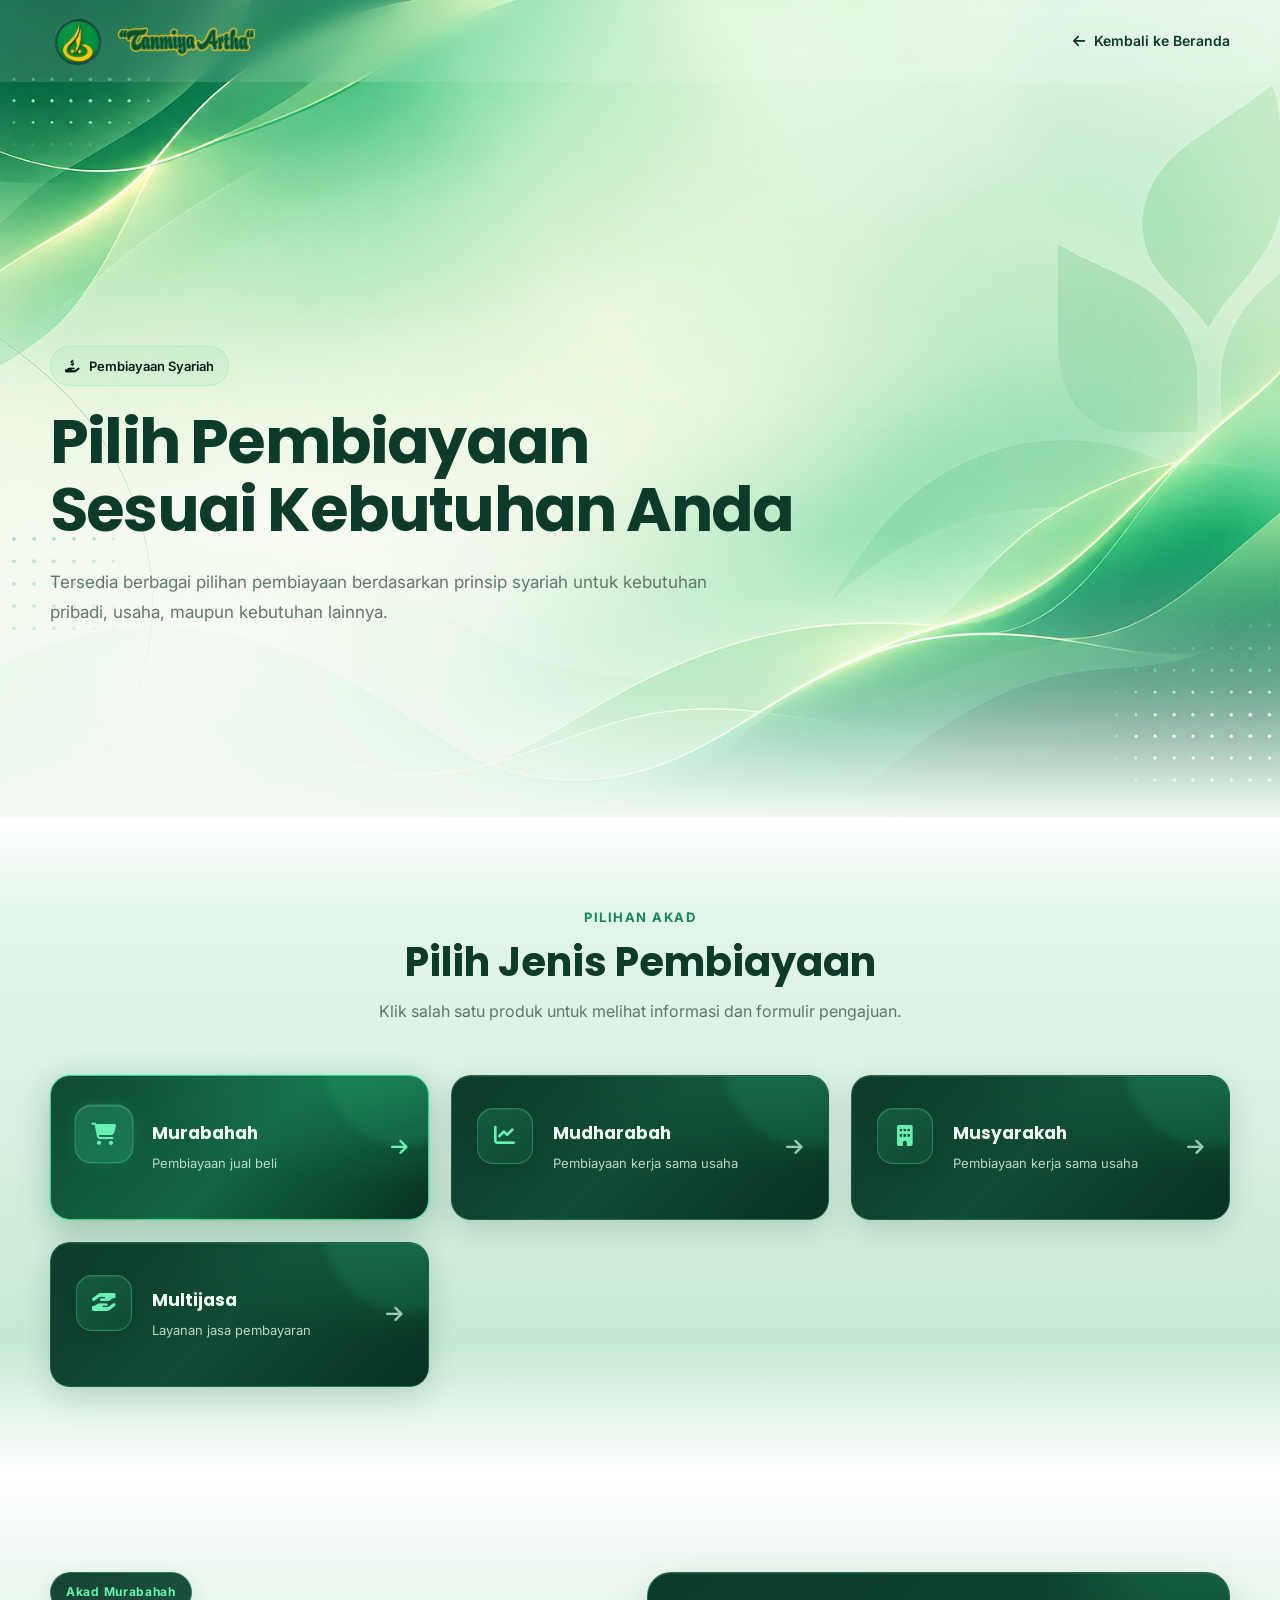
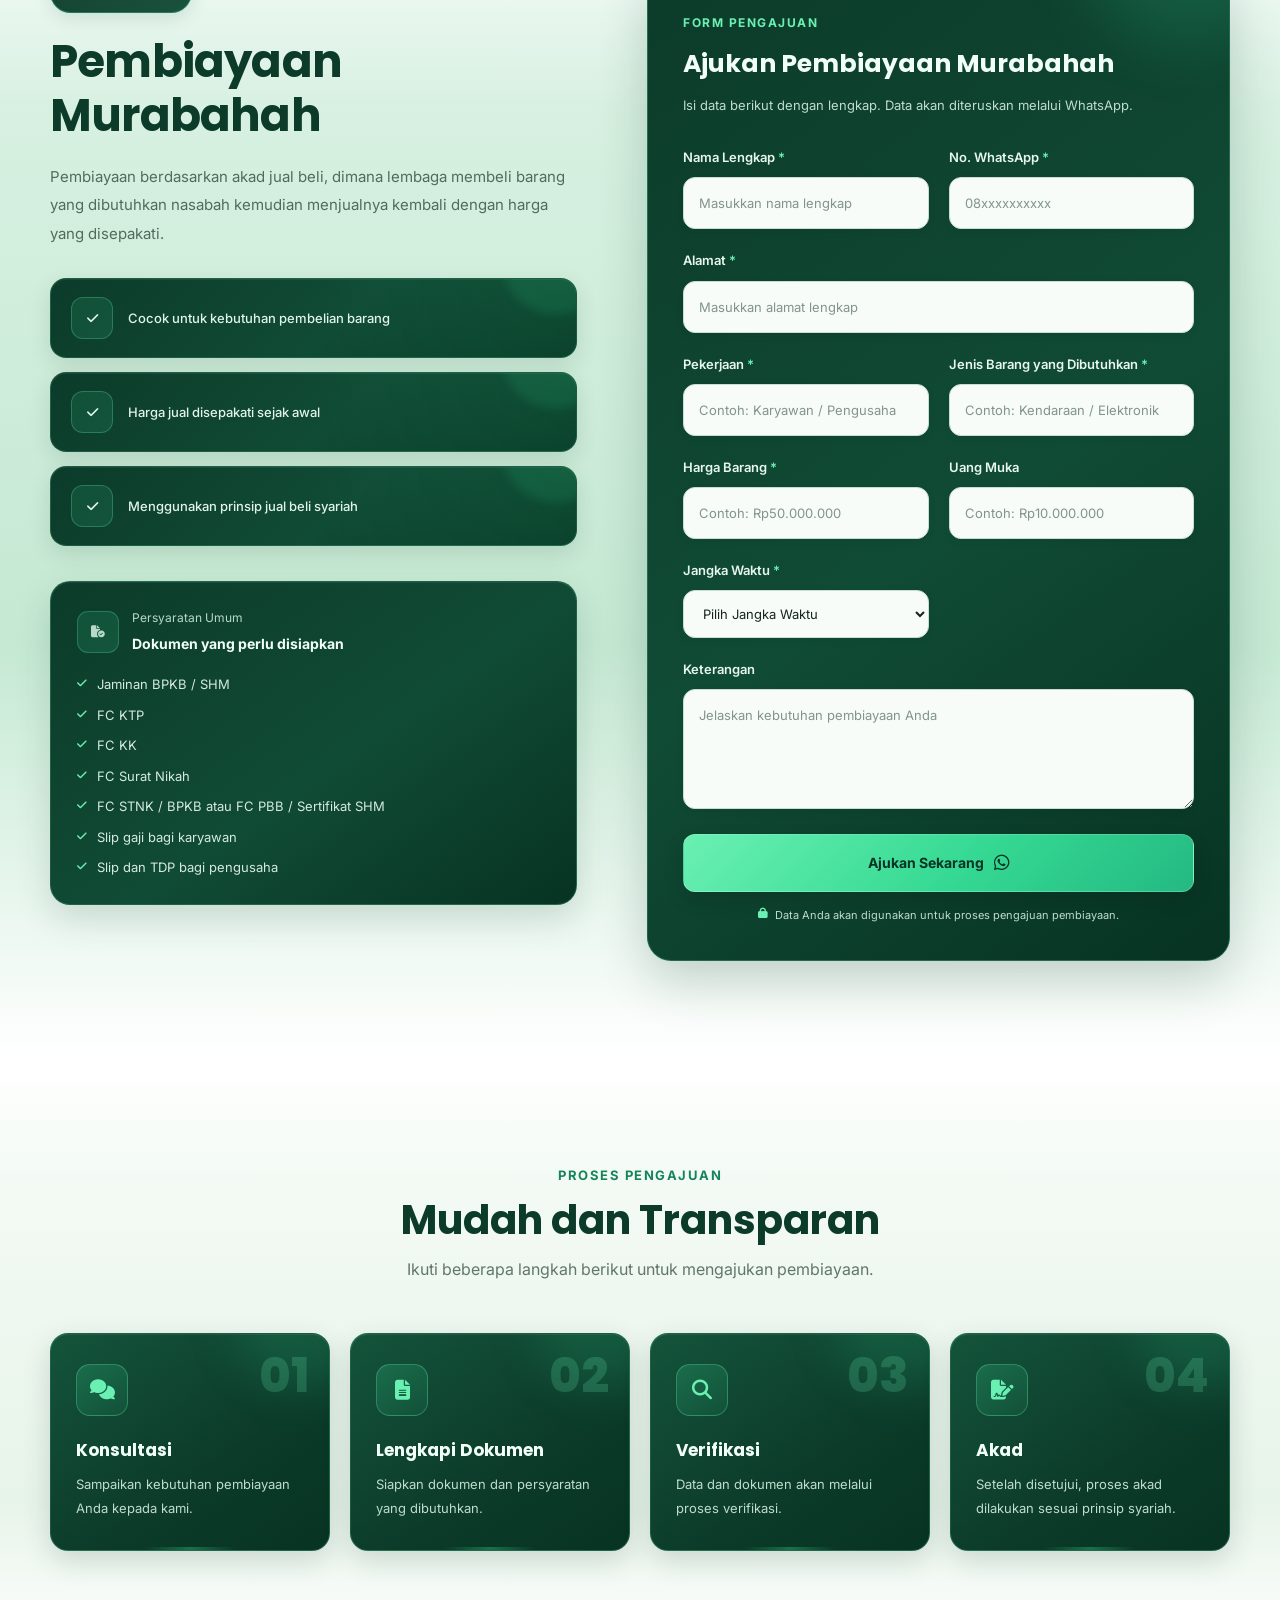
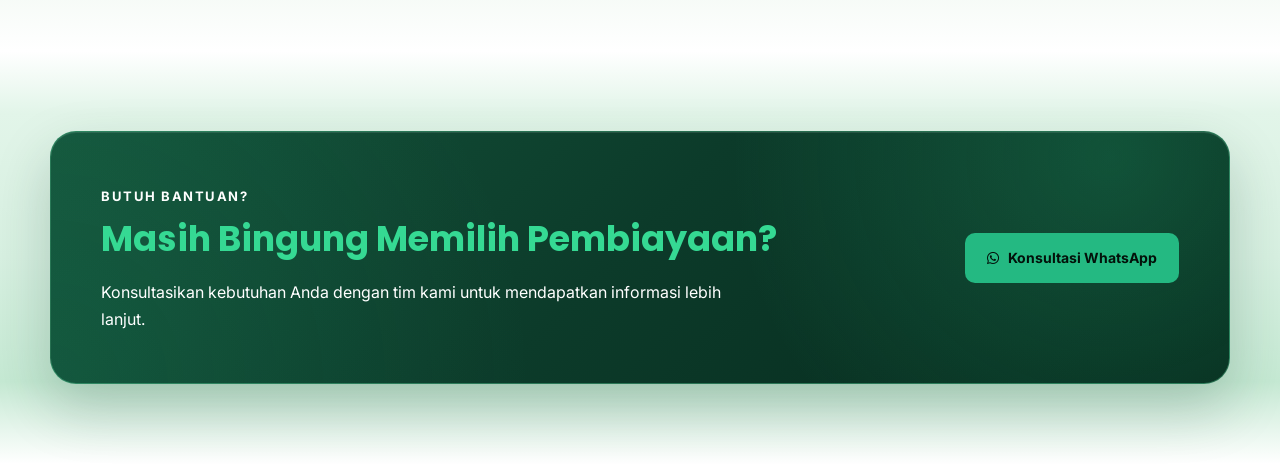
<file: produk/pembiayaan/pembiayaan.html>
<!DOCTYPE html>
<html lang="id">
<head>
    <meta charset="UTF-8">
    <meta name="viewport" content="width=device-width, initial-scale=1.0">

    <title>Pembiayaan Syariah | [NAMA LEMBAGA]</title>

    <!-- FONT -->
    <link rel="preconnect" href="https://fonts.googleapis.com">
    <link rel="preconnect" href="https://fonts.gstatic.com" crossorigin>

    <link
        href="https://fonts.googleapis.com/css2?family=Inter:wght@400;500;600;700&family=Poppins:wght@500;600;700;800&display=swap"
        rel="stylesheet"
    >

    <!-- FONT AWESOME -->
    <link
        rel="stylesheet"
        href="https://cdnjs.cloudflare.com/ajax/libs/font-awesome/6.5.2/css/all.min.css"
    >

    <!-- CSS GLOBAL -->
    <link rel="stylesheet" href="../../css/style.css">

    <!-- CSS PEMBIAYAAN -->
    <link rel="stylesheet" href="../../css/pembiayaan.css">
</head>

<body>

    <!-- =====================================================
         HEADER
    ====================================================== -->

    <header class="pembiayaan-header">
        <div class="container pembiayaan-header-wrapper">

            <a href="../../index.html" class="pembiayaan-logo">
                <img
                    src="../../img/logo bpr.png"
                    alt="Logo [NAMA LEMBAGA]"
                    class="pembiayaan-logo-img"
                >

                <img
                    src="../../img/logo bpr tulisan.png"
                    alt="[NAMA LEMBAGA]"
                    class="pembiayaan-logo-text"
                >
            </a>

            <a href="../../index.html" class="pembiayaan-back-home">
                <i class="fa-solid fa-arrow-left"></i>
                <span>Kembali ke Beranda</span>
            </a>

        </div>
    </header>


    <main>

        <!-- =====================================================
             HERO
        ====================================================== -->

        <section class="pembiayaan-hero">

            <div class="container">

                <div class="pembiayaan-hero-content reveal">
                    <br>
                    <br>
                    <br>
                    <br>
                    <br>
                    <span class="section-badge">
                        <i class="fa-solid fa-hand-holding-dollar"></i>
                        Pembiayaan Syariah
                    </span>

                    <h1>
                        Pilih Pembiayaan
                        <span>Sesuai Kebutuhan Anda</span>
                    </h1>

                    <p>
                        Tersedia berbagai pilihan pembiayaan berdasarkan
                        prinsip syariah untuk kebutuhan pribadi, usaha,
                        maupun kebutuhan lainnya.
                    </p>

                </div>

            </div>

        </section>


        <!-- =====================================================
             PILIH PRODUK
        ====================================================== -->

        <section class="pembiayaan-products">

            <div class="container">

                <div class="section-heading reveal">

                    <span class="section-label">
                        Pilihan Akad
                    </span>

                    <h2>
                        Pilih Jenis Pembiayaan
                    </h2>

                    <p>
                        Klik salah satu produk untuk melihat informasi
                        dan formulir pengajuan.
                    </p>

                </div>


                <div class="pembiayaan-product-grid">

                    <button
                        type="button"
                        class="pembiayaan-product-card active"
                        data-product="murabahah"
                    >
                        <span class="product-icon">
                            <i class="fa-solid fa-cart-shopping"></i>
                        </span>
                
                        <span class="product-card-content">
                            <strong>Murabahah</strong>
                            <small>Pembiayaan jual beli</small>
                        </span>
                
                        <i class="fa-solid fa-arrow-right product-arrow"></i>
                    </button>
                
                
                    <button
                        type="button"
                        class="pembiayaan-product-card"
                        data-product="mudharabah"
                    >
                        <span class="product-icon">
                            <i class="fa-solid fa-chart-line"></i>
                        </span>
                
                        <span class="product-card-content">
                            <strong>Mudharabah</strong>
                            <small>Pembiayaan kerja sama usaha</small>
                        </span>
                
                        <i class="fa-solid fa-arrow-right product-arrow"></i>
                    </button>
                
                
                    <button
                        type="button"
                        class="pembiayaan-product-card"
                        data-product="ijarah"
                    >
                        <span class="product-icon">
                            <i class="fa-solid fa-building"></i>
                        </span>
                
                        <span class="product-card-content">
                            <strong>Musyarakah</strong>
                            <small>Pembiayaan kerja sama usaha</small>
                        </span>
                
                        <i class="fa-solid fa-arrow-right product-arrow"></i>
                    </button>
                
                
                    <button
                        type="button"
                        class="pembiayaan-product-card"
                        data-product="jasa"
                    >
                        <span class="product-icon">
                            <i class="fa-solid fa-hand-holding-hand"></i>
                        </span>
                
                        <span class="product-card-content">
                            <strong>Multijasa</strong>
                            <small>Layanan jasa pembayaran</small>
                        </span>
                
                        <i class="fa-solid fa-arrow-right product-arrow"></i>
                    </button>
                
                </div>

            </div>

        </section>


        <!-- =====================================================
             DETAIL + FORM
        ====================================================== -->

        <section class="pembiayaan-detail" 
                    id="pembiayaan-detail">

            <div class="container">

                <div class="pembiayaan-detail-grid">

                    <!-- DETAIL PRODUK -->

                    <div class="pembiayaan-info reveal-left">

                        <span
                            class="detail-badge"
                            id="productBadge"
                        >
                            Akad Murabahah
                        </span>

                        <h2 id="productTitle">
                            Pembiayaan Murabahah
                        </h2>

                        <p id="productDescription">
                            Pembiayaan berdasarkan akad jual beli,
                            dimana lembaga membeli barang yang dibutuhkan
                            nasabah kemudian menjualnya kembali dengan
                            harga yang disepakati.
                        </p>


                        <div
                            class="product-highlights"
                            id="productHighlights"
                        >
                        </div>


                        <div class="requirements-box">

                            <div class="requirements-title">
                                <span class="requirements-icon">
                                    <i class="fa-solid fa-file-circle-check"></i>
                                </span>

                                <div>
                                    <span>Persyaratan Umum</span>
                                    <strong>Dokumen yang perlu disiapkan</strong>
                                </div>
                            </div>


                            <ul>

                                <li>
                                    <i class="fa-solid fa-check"></i>
                                    Jaminan BPKB / SHM
                                </li>

                                <li>
                                    <i class="fa-solid fa-check"></i>
                                    FC KTP
                                </li>

                                <li>
                                    <i class="fa-solid fa-check"></i>
                                    FC KK
                                </li>

                                <li>
                                    <i class="fa-solid fa-check"></i>
                                    FC Surat Nikah
                                </li>

                                <li>
                                    <i class="fa-solid fa-check"></i>
                                    FC STNK / BPKB atau FC PBB / Sertifikat SHM
                                </li>

                                <li>
                                    <i class="fa-solid fa-check"></i>
                                    Slip gaji bagi karyawan
                                </li>

                                <li>
                                    <i class="fa-solid fa-check"></i>
                                    Slip dan TDP bagi pengusaha
                                </li>

                            </ul>

                        </div>

                    </div>


                    <!-- FORM -->

                    <div class="pembiayaan-form-wrapper reveal-right">

                        <div class="form-header">

                            <span class="form-label">
                                Form Pengajuan
                            </span>

                            <h3 id="formTitle">
                                Ajukan Pembiayaan Murabahah
                            </h3>

                            <p>
                                Isi data berikut dengan lengkap.
                                Data akan diteruskan melalui WhatsApp.
                            </p>

                        </div>


                        <form
                            id="pembiayaanForm"
                            class="pembiayaan-form"
                            autocomplete="off"
                        >

                            <div id="dynamicFormFields">
                                <!-- FORM DIBUAT OLEH pembiayaan.js -->
                            </div>


                            <button
                                type="submit"
                                class="btn-submit-pembiayaan"
                            >
                                <span>
                                    Ajukan Sekarang
                                </span>

                                <i class="fa-brands fa-whatsapp"></i>
                            </button>

                            <p class="form-note">
                                <i class="fa-solid fa-lock"></i>
                                Data Anda akan digunakan untuk proses
                                pengajuan pembiayaan.
                            </p>

                        </form>

                    </div>

                </div>

            </div>

        </section>


        <!-- =====================================================
             ALUR PENGAJUAN
        ====================================================== -->

        <section class="pembiayaan-process">

            <div class="container">

                <div class="section-heading reveal">

                    <span class="section-label">
                        Proses Pengajuan
                    </span>

                    <h2>
                        Mudah dan Transparan
                    </h2>

                    <p>
                        Ikuti beberapa langkah berikut untuk mengajukan
                        pembiayaan.
                    </p>

                </div>


                <div class="process-grid">

                    <div class="process-item reveal">

                        <span class="process-number">
                            01
                        </span>

                        <div class="process-icon">
                            <i class="fa-solid fa-comments"></i>
                        </div>

                        <h3>
                            Konsultasi
                        </h3>

                        <p>
                            Sampaikan kebutuhan pembiayaan Anda
                            kepada kami.
                        </p>

                    </div>


                    <div class="process-item reveal">

                        <span class="process-number">
                            02
                        </span>

                        <div class="process-icon">
                            <i class="fa-solid fa-file-lines"></i>
                        </div>

                        <h3>
                            Lengkapi Dokumen
                        </h3>

                        <p>
                            Siapkan dokumen dan persyaratan
                            yang dibutuhkan.
                        </p>

                    </div>


                    <div class="process-item reveal">

                        <span class="process-number">
                            03
                        </span>

                        <div class="process-icon">
                            <i class="fa-solid fa-magnifying-glass"></i>
                        </div>

                        <h3>
                            Verifikasi
                        </h3>

                        <p>
                            Data dan dokumen akan melalui proses
                            verifikasi.
                        </p>

                    </div>


                    <div class="process-item reveal">

                        <span class="process-number">
                            04
                        </span>

                        <div class="process-icon">
                            <i class="fa-solid fa-file-signature"></i>
                        </div>

                        <h3>
                            Akad
                        </h3>

                        <p>
                            Setelah disetujui, proses akad dilakukan
                            sesuai prinsip syariah.
                        </p>

                    </div>

                </div>

            </div>

        </section>


        <!-- =====================================================
             CTA
        ====================================================== -->

        <section class="pembiayaan-cta">

            <div class="container">

                <div class="pembiayaan-cta-box reveal">

                    <div>

                        <span class="section-label">
                            Butuh Bantuan?
                        </span>

                        <h2>
                            Masih Bingung Memilih Pembiayaan?
                        </h2>

                        <p>
                            Konsultasikan kebutuhan Anda dengan tim kami
                            untuk mendapatkan informasi lebih lanjut.
                        </p>

                    </div>


                    <a
                        href="https://wa.me/628XXXXXXXXXX"
                        target="_blank"
                        class="btn btn-primary"
                    >
                        <i class="fa-brands fa-whatsapp"></i>
                        Konsultasi WhatsApp
                    </a>

                </div>

            </div>

        </section>

    </main>


    <!-- =====================================================
         JAVASCRIPT
    ====================================================== -->

    <script src="../../js/script.js"></script>

    <script src="../../js/whatsapp-from.js"></script>

    <script src="../../js/pembiayaan.js"></script>

</body>
</html>
</file>
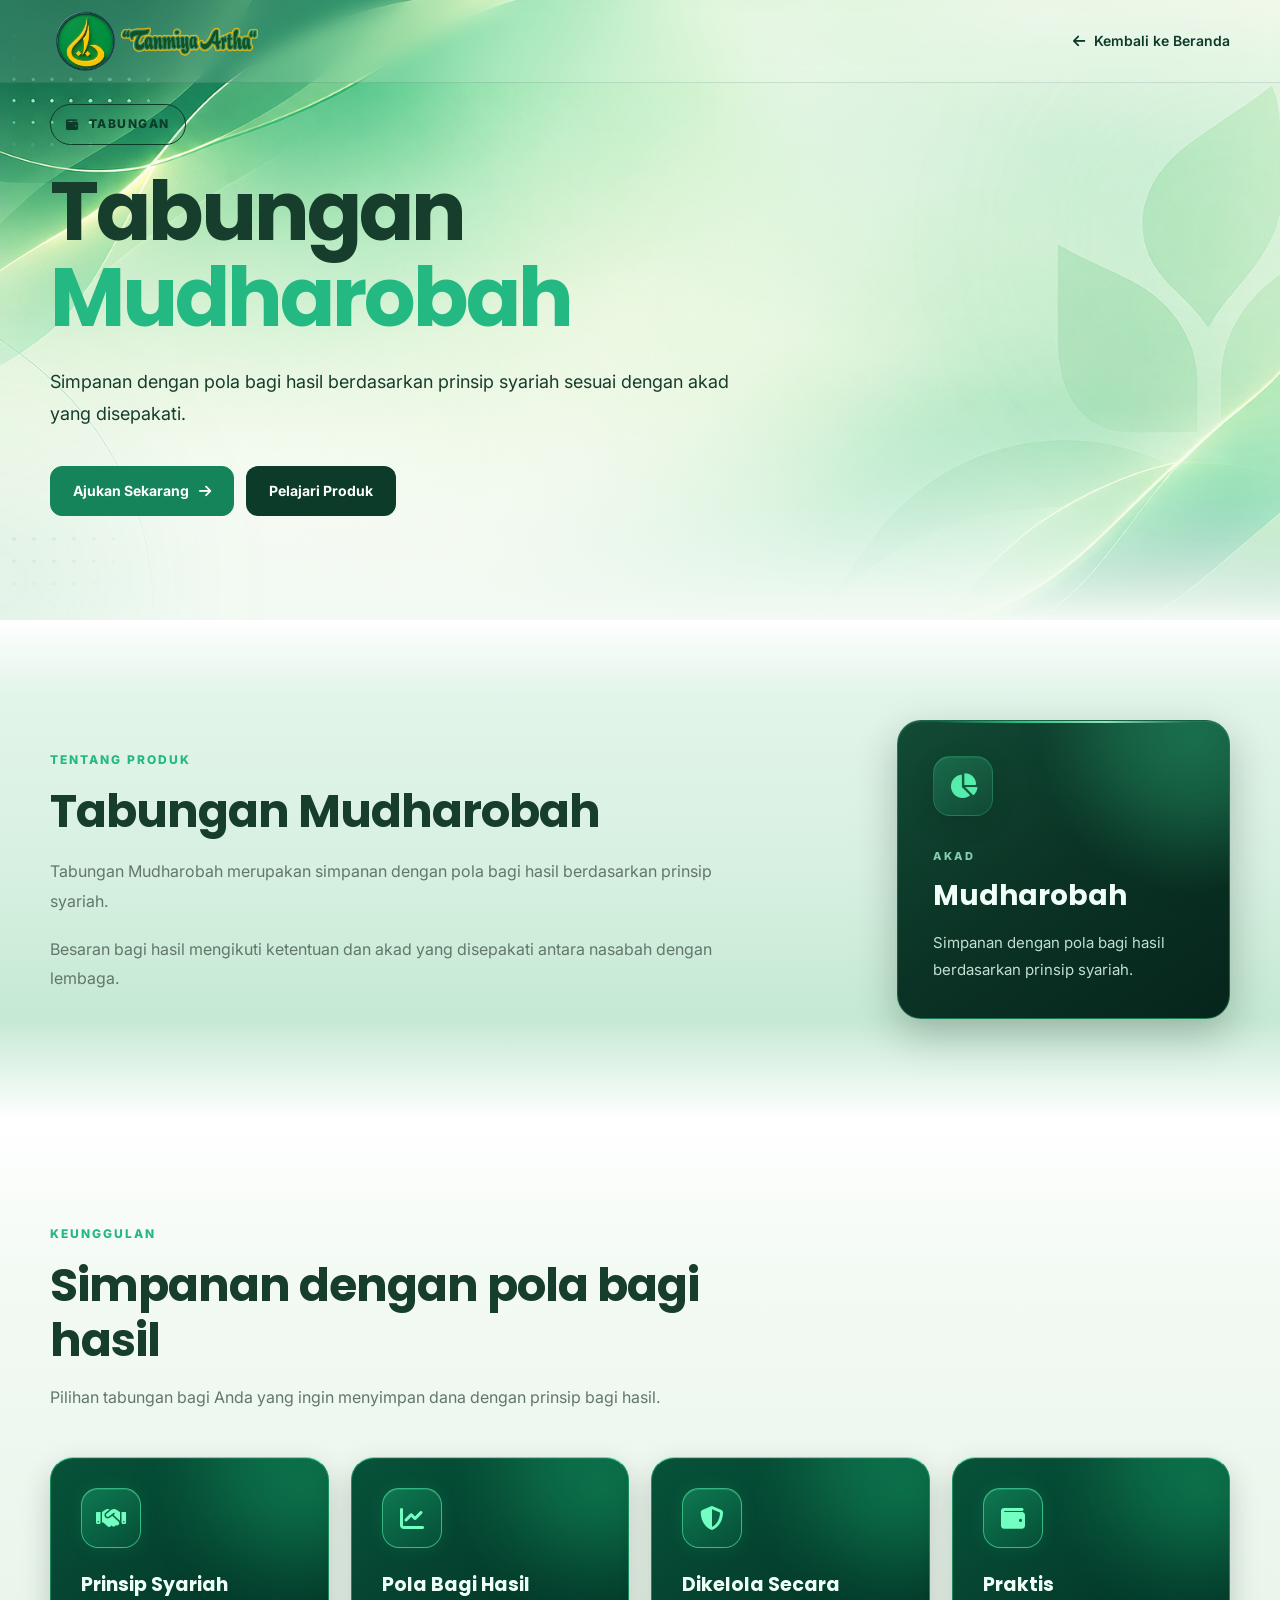
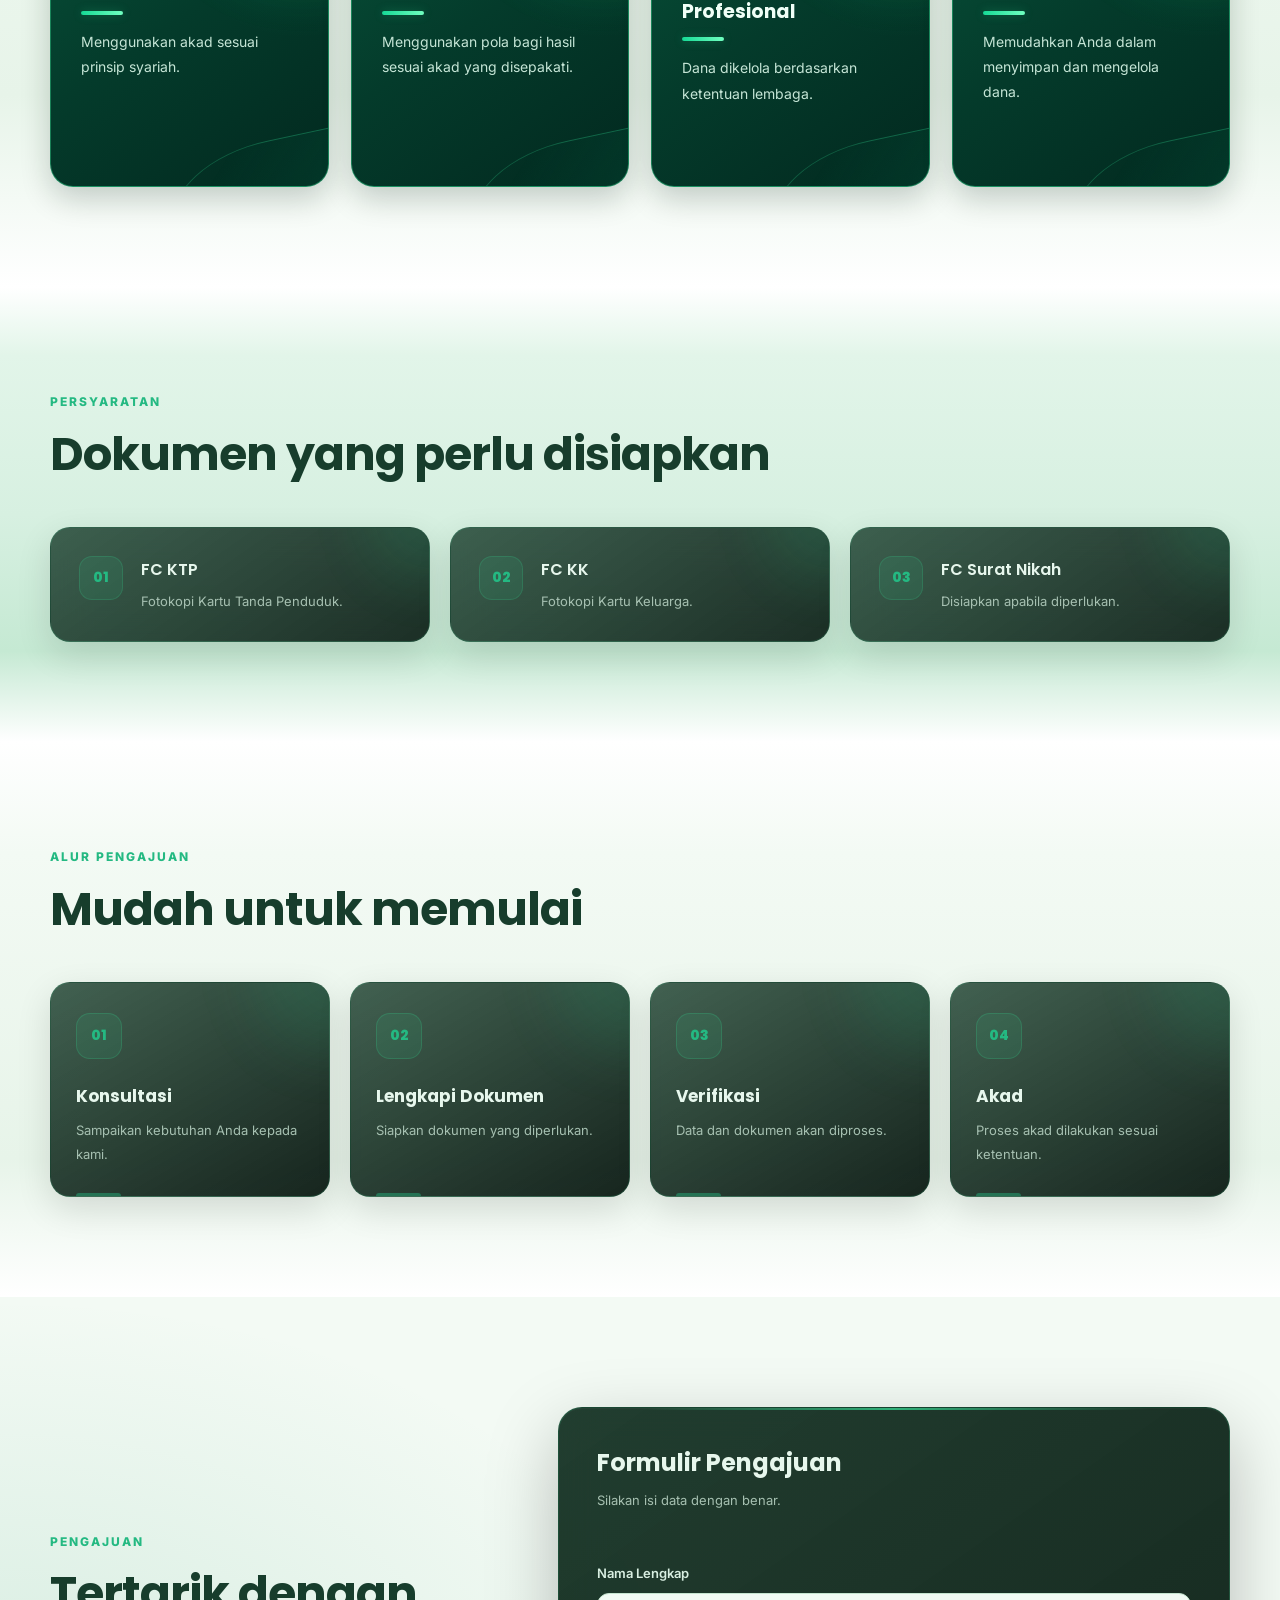
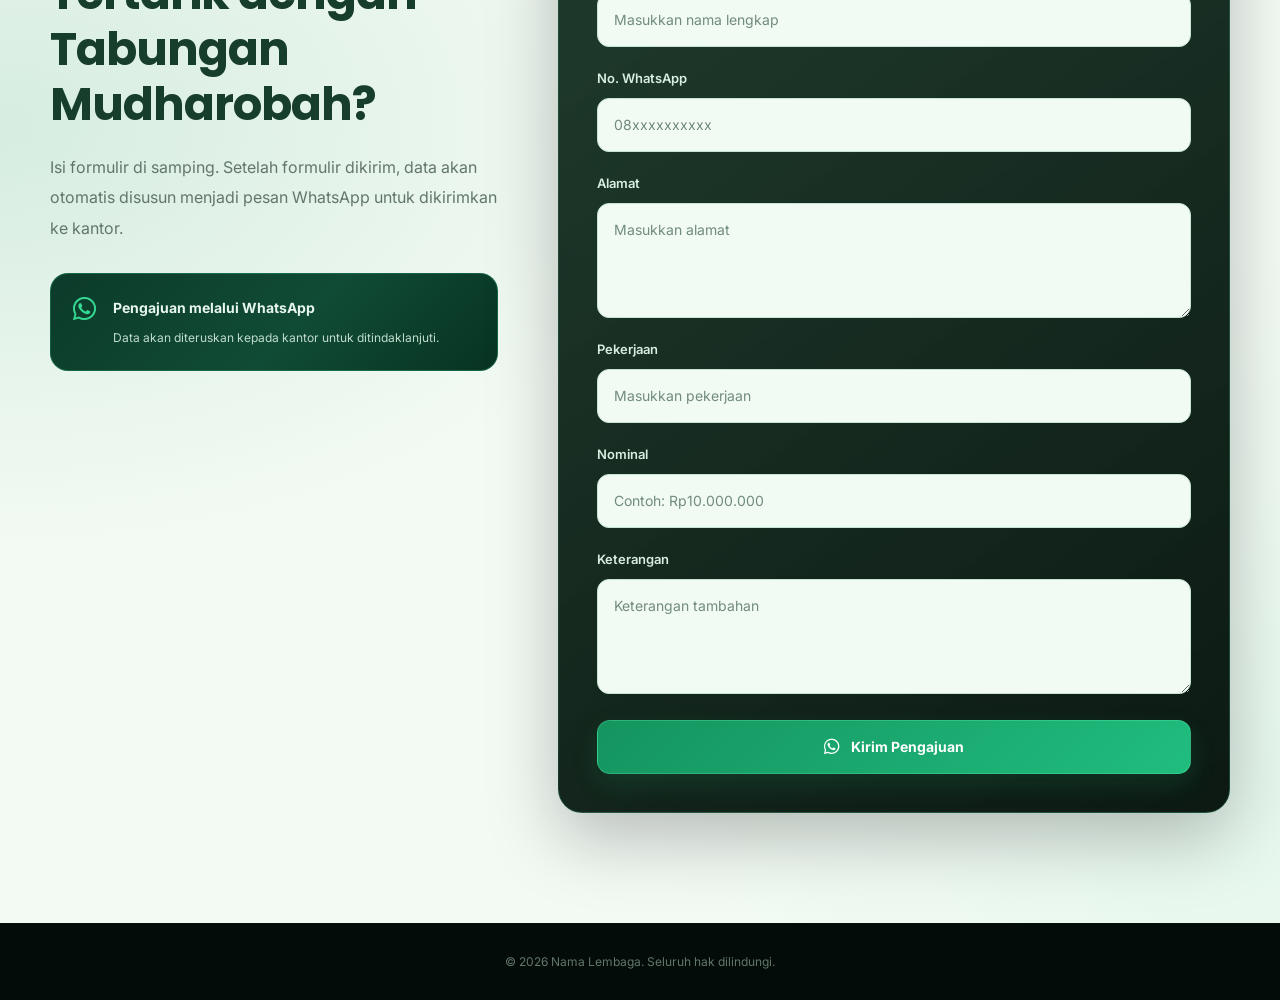
<file: produk/tabungan/mudharobah-tabungan.html>
<!DOCTYPE html>
<html lang="id">

<head>
    <meta charset="UTF-8">
    <meta name="viewport" content="width=device-width, initial-scale=1.0">

    <title>Tabungan Mudharobah | BPR Syari'ah Tanmiya Artha</title>

    <!-- Google Font -->
    <link rel="preconnect" href="https://fonts.googleapis.com">
    <link rel="preconnect" href="https://fonts.gstatic.com" crossorigin>

    <link
        href="https://fonts.googleapis.com/css2?family=Inter:wght@400;500;600;700;800&family=Poppins:wght@500;600;700;800&display=swap"
        rel="stylesheet"
    >

    <!-- Font Awesome -->
    <link
        rel="stylesheet"
        href="https://cdnjs.cloudflare.com/ajax/libs/font-awesome/6.5.2/css/all.min.css"
    >

    <!-- CSS Tabungan -->
    <link rel="stylesheet" href="../../css/tabungan.css">
</head>

<body data-produk="Tabungan Mudharobah">

    <!-- ================= HEADER ================= -->
    <header class="product-header">

        <div class="container header-wrapper">

            <a href="../../index.html" class="product-logo">
                <img
                    src="../../img/logo bpr.png"
                    alt="Logo Nama Lembaga"
                    class="product-logo-img1"
                >
                <img
                    src="../../img/logo bpr tulisan.png"
                    alt="Logo Nama Lembaga"
                    class="product-logo-img2"
                >
            </a>

            <a href="../../index.html" class="back-home">
                <i class="fa-solid fa-arrow-left"></i>
                <span>Kembali ke Beranda</span>
            </a>

        </div>

    </header>


    <main>

        <!-- ================= HERO ================= -->
        <section class="product-hero">

            <div class="hero-glow hero-glow-one"></div>
            <div class="hero-glow hero-glow-two"></div>

            <div class="container">

                <div class="product-hero-content reveal">

                    <div class="product-badge">
                        <i class="fa-solid fa-wallet"></i>
                        TABUNGAN
                    </div>

                    <h1>
                        Tabungan
                        <span>Mudharobah</span>
                    </h1>

                    <p>
                        Simpanan dengan pola bagi hasil berdasarkan
                        prinsip syariah sesuai dengan akad yang disepakati.
                    </p>

                    <div class="hero-actions">

                        <a
                            href="#pengajuan"
                            class="btn-primary"
                        >
                            Ajukan Sekarang
                            <i class="fa-solid fa-arrow-right"></i>
                        </a>

                        <a
                            href="#tentang-produk"
                            class="btn-secondary"
                        >
                            Pelajari Produk
                        </a>

                    </div>

                </div>

            </div>

        </section>


        <!-- ================= TENTANG PRODUK ================= -->
        <section
            class="product-section"
            id="tentang-produk"
        >

            <div class="container">

                <div class="section-grid">

                    <div class="section-content reveal">

                        <span class="section-label">
                            TENTANG PRODUK
                        </span>

                        <h2>
                            Tabungan Mudharobah
                        </h2>

                        <p>
                            Tabungan Mudharobah merupakan simpanan
                            dengan pola bagi hasil berdasarkan
                            prinsip syariah.
                        </p>

                        <p>
                            Besaran bagi hasil mengikuti ketentuan
                            dan akad yang disepakati antara nasabah
                            dengan lembaga.
                        </p>

                    </div>


                    <div class="highlight-card reveal">

                        <div class="highlight-icon">
                            <i class="fa-solid fa-chart-pie"></i>
                        </div>

                        <span>AKAD</span>

                        <h3>
                            Mudharobah
                        </h3>

                        <p>
                            Simpanan dengan pola bagi hasil
                            berdasarkan prinsip syariah.
                        </p>

                    </div>

                </div>

            </div>

        </section>


        <!-- ================= KEUNGGULAN ================= -->
        <section class="product-section section-soft">

            <div class="container">

                <div class="section-heading reveal">

                    <span class="section-label">
                        KEUNGGULAN
                    </span>

                    <h2>
                        Simpanan dengan pola bagi hasil
                    </h2>

                    <p>
                        Pilihan tabungan bagi Anda yang ingin
                        menyimpan dana dengan prinsip bagi hasil.
                    </p>

                </div>


                <div class="feature-grid">

                    <article class="feature-card reveal">

                        <div class="feature-icon">
                            <i class="fa-solid fa-handshake"></i>
                        </div>

                        <h3>
                            Prinsip Syariah
                        </h3>

                        <p>
                            Menggunakan akad sesuai
                            prinsip syariah.
                        </p>

                    </article>


                    <article class="feature-card reveal">

                        <div class="feature-icon">
                            <i class="fa-solid fa-chart-line"></i>
                        </div>

                        <h3>
                            Pola Bagi Hasil
                        </h3>

                        <p>
                            Menggunakan pola bagi hasil
                            sesuai akad yang disepakati.
                        </p>

                    </article>


                    <article class="feature-card reveal">

                        <div class="feature-icon">
                            <i class="fa-solid fa-shield-halved"></i>
                        </div>

                        <h3>
                            Dikelola Secara Profesional
                        </h3>

                        <p>
                            Dana dikelola berdasarkan
                            ketentuan lembaga.
                        </p>

                    </article>


                    <article class="feature-card reveal">

                        <div class="feature-icon">
                            <i class="fa-solid fa-wallet"></i>
                        </div>

                        <h3>
                            Praktis
                        </h3>

                        <p>
                            Memudahkan Anda dalam menyimpan
                            dan mengelola dana.
                        </p>

                    </article>

                </div>

            </div>

        </section>


        <!-- ================= PERSYARATAN ================= -->
        <section class="product-section">

            <div class="container">

                <div class="section-heading reveal">

                    <span class="section-label">
                        PERSYARATAN
                    </span>

                    <h2>
                        Dokumen yang perlu disiapkan
                    </h2>

                </div>


                <div class="requirement-grid">

                    <div class="requirement-item reveal">
                        <span class="requirement-number">01</span>

                        <div>
                            <h3>FC KTP</h3>
                            <p>Fotokopi Kartu Tanda Penduduk.</p>
                        </div>
                    </div>


                    <div class="requirement-item reveal">
                        <span class="requirement-number">02</span>

                        <div>
                            <h3>FC KK</h3>
                            <p>Fotokopi Kartu Keluarga.</p>
                        </div>
                    </div>


                    <div class="requirement-item reveal">
                        <span class="requirement-number">03</span>

                        <div>
                            <h3>FC Surat Nikah</h3>
                            <p>Disiapkan apabila diperlukan.</p>
                        </div>
                    </div>

                </div>

            </div>

        </section>


        <!-- ================= ALUR ================= -->
        <section class="product-section section-soft">

            <div class="container">

                <div class="section-heading reveal">

                    <span class="section-label">
                        ALUR PENGAJUAN
                    </span>

                    <h2>
                        Mudah untuk memulai
                    </h2>

                </div>


                <div class="process-grid">

                    <div class="process-item reveal">
                        <span>01</span>
                        <h3>Konsultasi</h3>
                        <p>
                            Sampaikan kebutuhan Anda kepada kami.
                        </p>
                    </div>

                    <div class="process-item reveal">
                        <span>02</span>
                        <h3>Lengkapi Dokumen</h3>
                        <p>
                            Siapkan dokumen yang diperlukan.
                        </p>
                    </div>

                    <div class="process-item reveal">
                        <span>03</span>
                        <h3>Verifikasi</h3>
                        <p>
                            Data dan dokumen akan diproses.
                        </p>
                    </div>

                    <div class="process-item reveal">
                        <span>04</span>
                        <h3>Akad</h3>
                        <p>
                            Proses akad dilakukan sesuai ketentuan.
                        </p>
                    </div>

                </div>

            </div>

        </section>


        <!-- ================= FORM PENGAJUAN ================= -->
        <section
            class="application-section"
            id="pengajuan"
        >

            <div class="container">

                <div class="application-wrapper">

                    <div class="application-info reveal">

                        <span class="section-label">
                            PENGAJUAN
                        </span>

                        <h2>
                            Tertarik dengan
                            Tabungan Mudharobah?
                        </h2>

                        <p>
                            Isi formulir di samping. Setelah formulir
                            dikirim, data akan otomatis disusun menjadi
                            pesan WhatsApp untuk dikirimkan ke kantor.
                        </p>

                        <div class="whatsapp-note">

                            <i class="fa-brands fa-whatsapp"></i>

                            <div>
                                <strong>
                                    Pengajuan melalui WhatsApp
                                </strong>

                                <span>
                                    Data akan diteruskan kepada kantor
                                    untuk ditindaklanjuti.
                                </span>
                            </div>

                        </div>

                    </div>


                    <div class="form-card reveal">

                        <form
                            id="whatsappForm"
                            class="product-form"
                        >

                            <div class="form-heading">

                                <h3>
                                    Formulir Pengajuan
                                </h3>

                                <p>
                                    Silakan isi data dengan benar.
                                </p>

                            </div>


                            <div class="form-group">

                                <label for="nama">
                                    Nama Lengkap
                                </label>

                                <input
                                    type="text"
                                    id="nama"
                                    name="nama"
                                    placeholder="Masukkan nama lengkap"
                                    required
                                >

                            </div>


                            <div class="form-group">

                                <label for="whatsapp">
                                    No. WhatsApp
                                </label>

                                <input
                                    type="tel"
                                    id="whatsapp"
                                    name="whatsapp"
                                    placeholder="08xxxxxxxxxx"
                                    required
                                >

                            </div>


                            <div class="form-group">

                                <label for="alamat">
                                    Alamat
                                </label>

                                <textarea
                                    id="alamat"
                                    name="alamat"
                                    placeholder="Masukkan alamat"
                                    required
                                ></textarea>

                            </div>


                            <div class="form-group">

                                <label for="pekerjaan">
                                    Pekerjaan
                                </label>

                                <input
                                    type="text"
                                    id="pekerjaan"
                                    name="pekerjaan"
                                    placeholder="Masukkan pekerjaan"
                                    required
                                >

                            </div>


                            <div class="form-group">

                                <label for="nominal">
                                    Nominal
                                </label>

                                <input
                                    type="text"
                                    id="nominal"
                                    name="nominal"
                                    placeholder="Contoh: Rp10.000.000"
                                >

                            </div>


                            <div class="form-group">

                                <label for="keterangan">
                                    Keterangan
                                </label>

                                <textarea
                                    id="keterangan"
                                    name="keterangan"
                                    placeholder="Keterangan tambahan"
                                ></textarea>

                            </div>


                            <button
                                type="submit"
                                class="btn-whatsapp"
                            >

                                <i class="fa-brands fa-whatsapp"></i>

                                Kirim Pengajuan

                            </button>

                        </form>

                    </div>

                </div>

            </div>

        </section>

    </main>


    <!-- ================= FOOTER ================= -->
    <footer class="product-footer">

        <div class="container">

            <p>
                © 2026 Nama Lembaga. Seluruh hak dilindungi.
            </p>

        </div>

    </footer>


    <script src="../../js/whatsapp-from.js"></script>

</body>

</html>
</file>
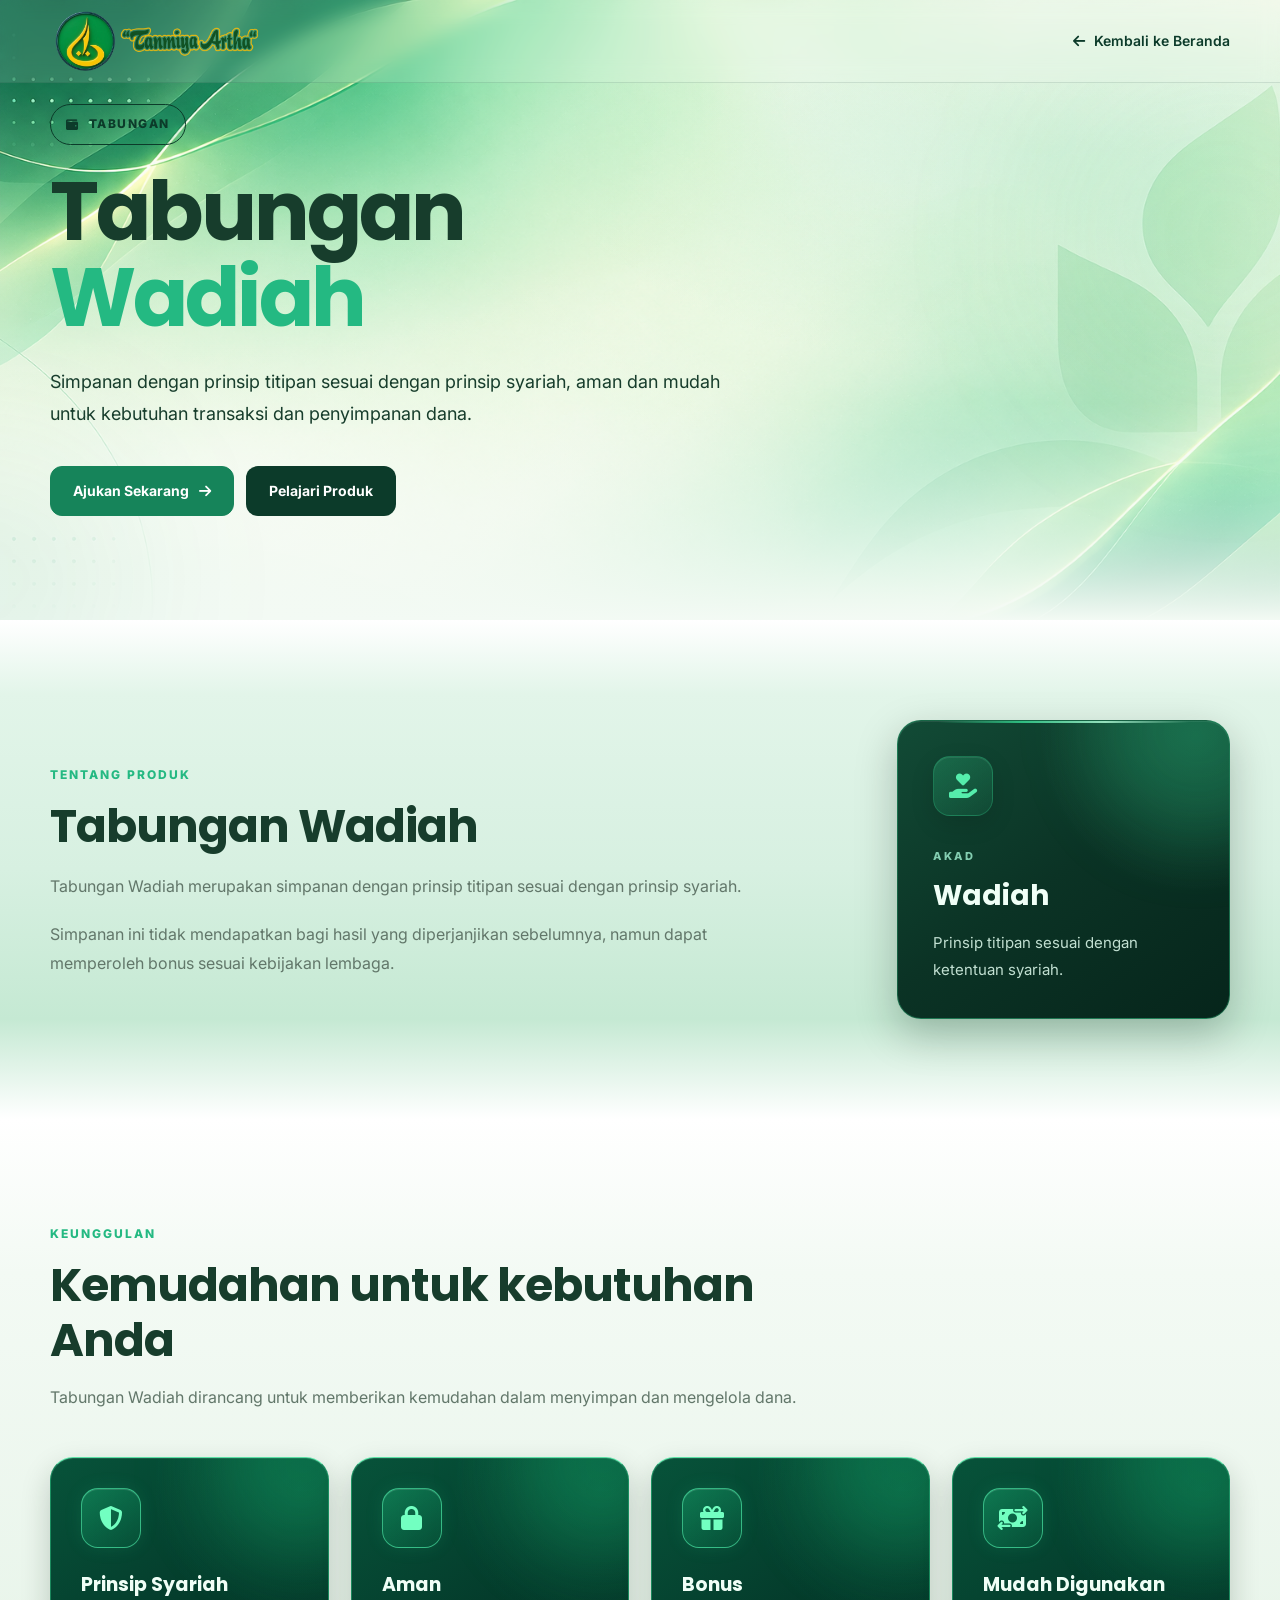
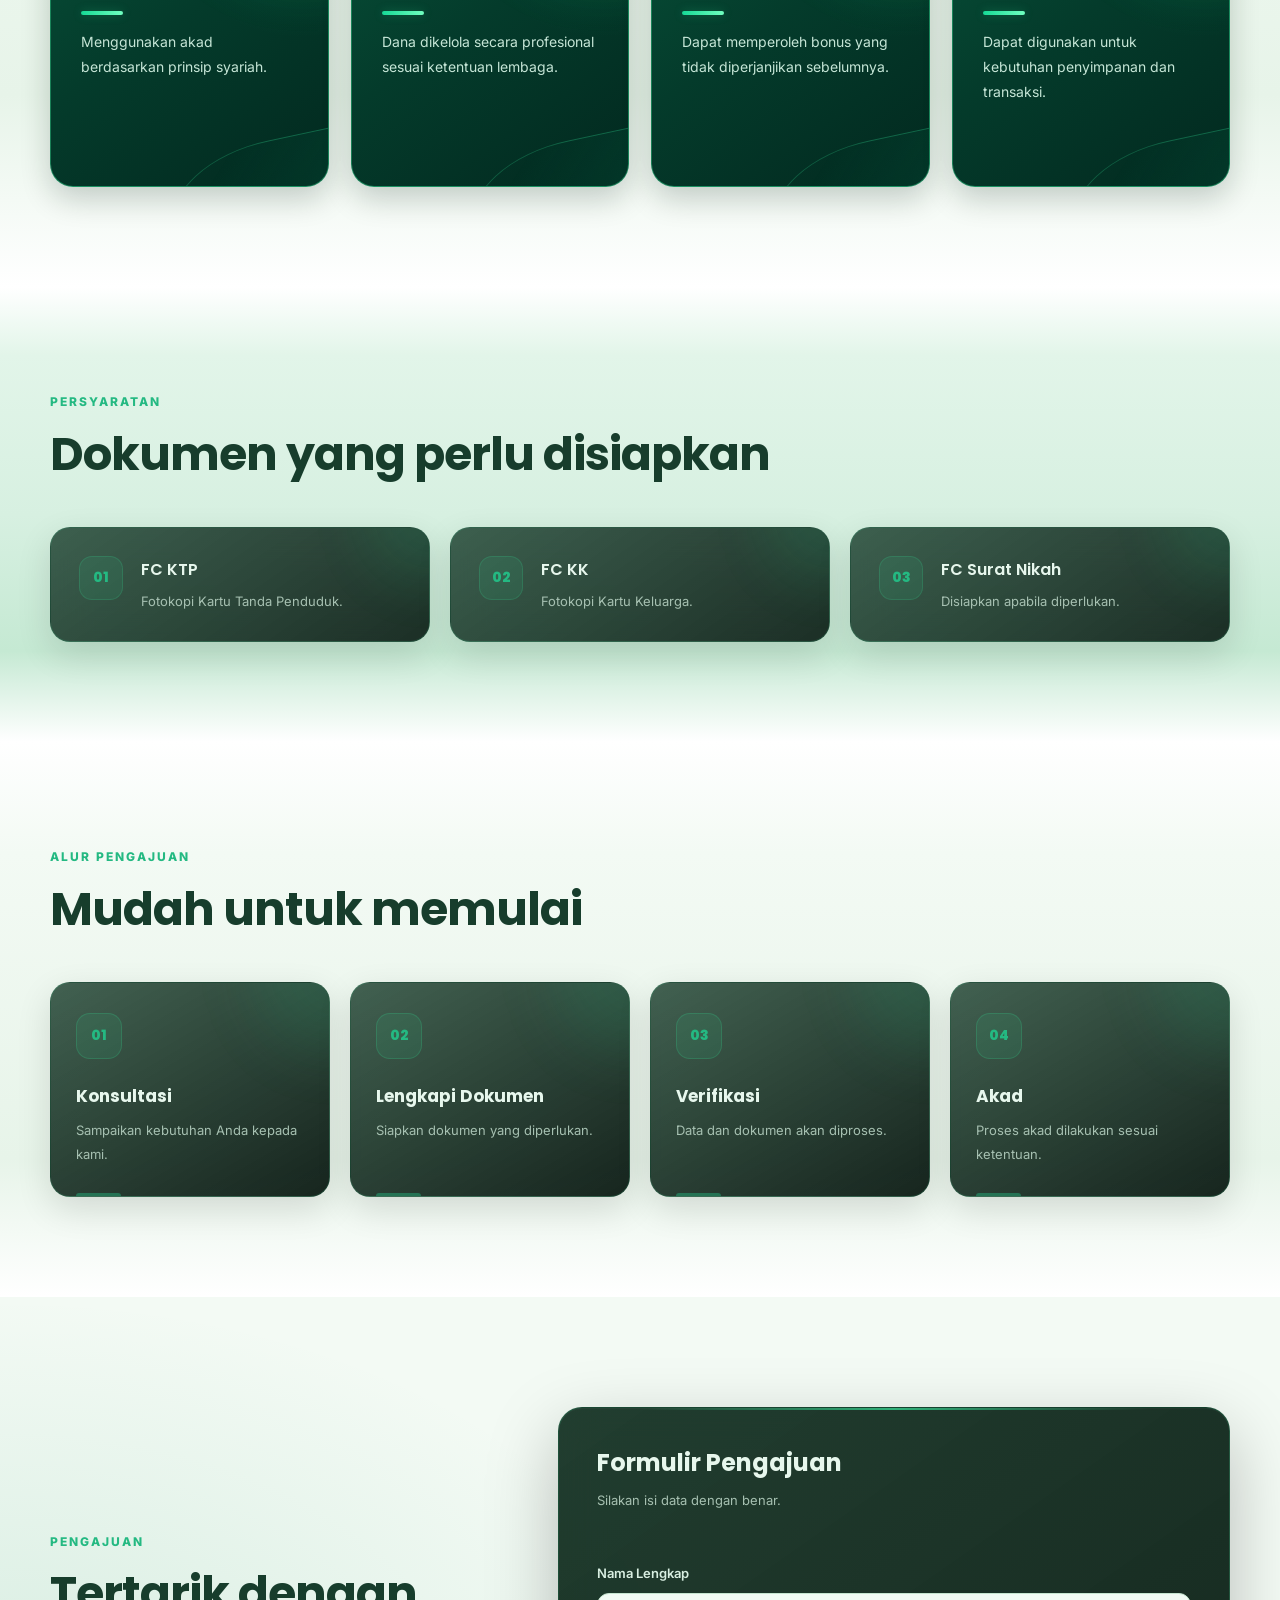
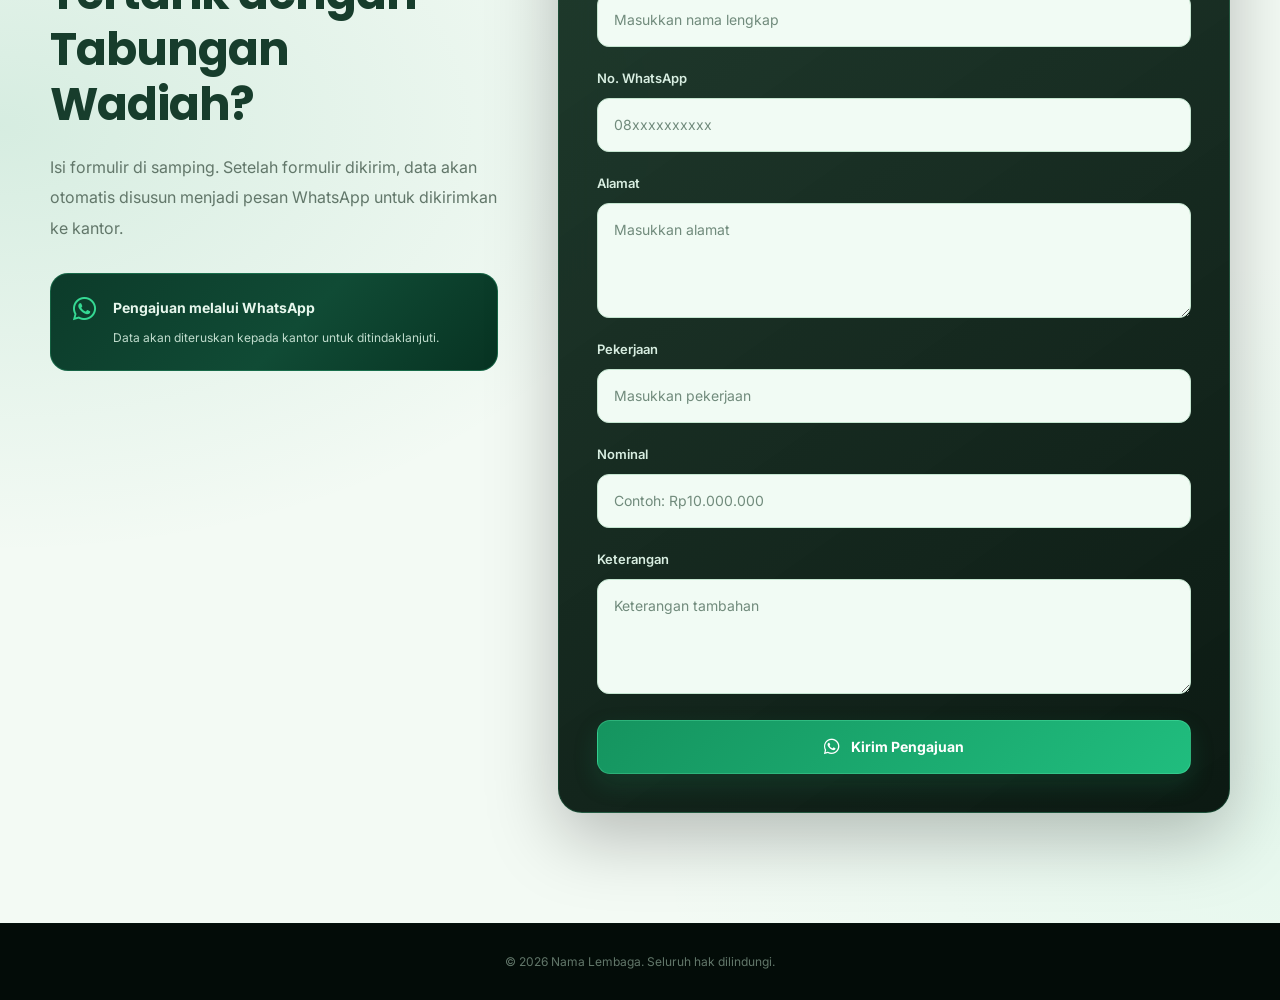
<file: produk/tabungan/wadiah.html>
<!DOCTYPE html>
<html lang="id">

<head>
    <meta charset="UTF-8">
    <meta name="viewport" content="width=device-width, initial-scale=1.0">

    <title>Tabungan Wadiah | Nama Lembaga</title>

    <!-- Google Font -->
    <link rel="preconnect" href="https://fonts.googleapis.com">
    <link rel="preconnect" href="https://fonts.gstatic.com" crossorigin>
    <link
        href="https://fonts.googleapis.com/css2?family=Inter:wght@400;500;600;700;800&family=Poppins:wght@500;600;700;800&display=swap"
        rel="stylesheet"
    >

    <!-- Font Awesome -->
    <link
        rel="stylesheet"
        href="https://cdnjs.cloudflare.com/ajax/libs/font-awesome/6.5.2/css/all.min.css"
    >

    <!-- CSS Tabungan -->
    <link rel="stylesheet" href="../../css/tabungan.css">
</head>

<body data-produk="Tabungan Wadiah">

    <!-- ================= HEADER ================= -->
    <header class="product-header">

        <div class="container header-wrapper">

            <a href="../../index.html" class="product-logo">
                <img
                    src="../../img/logo bpr.png"
                    alt="Logo Nama Lembaga"
                    class="product-logo-img1"
                >
                <img
                    src="../../img/logo bpr tulisan.png"
                    alt="Logo Nama Lembaga"
                    class="product-logo-img2"
                >
            </a>

            <a href="../../index.html" class="back-home">
                <i class="fa-solid fa-arrow-left"></i>
                <span>Kembali ke Beranda</span>
            </a>

        </div>

    </header>


    <main>

        <!-- ================= HERO ================= -->
        <section class="product-hero">

            <div class="hero-glow hero-glow-one"></div>
            <div class="hero-glow hero-glow-two"></div>

            <div class="container">

                <div class="product-hero-content reveal">

                    <div class="product-badge">
                        <i class="fa-solid fa-wallet"></i>
                        TABUNGAN
                    </div>

                    <h1>
                        Tabungan
                        <span>Wadiah</span>
                    </h1>

                    <p>
                        Simpanan dengan prinsip titipan sesuai
                        dengan prinsip syariah, aman dan mudah
                        untuk kebutuhan transaksi dan penyimpanan dana.
                    </p>

                    <div class="hero-actions">

                        <a
                            href="#pengajuan"
                            class="btn-primary"
                        >
                            Ajukan Sekarang
                            <i class="fa-solid fa-arrow-right"></i>
                        </a>

                        <a
                            href="#tentang-produk"
                            class="btn-secondary"
                        >
                            Pelajari Produk
                        </a>

                    </div>

                </div>

            </div>

        </section>


        <!-- ================= TENTANG PRODUK ================= -->
        <section
            class="product-section"
            id="tentang-produk"
        >

            <div class="container">

                <div class="section-grid">

                    <div class="section-content reveal">

                        <span class="section-label">
                            TENTANG PRODUK
                        </span>

                        <h2>
                            Tabungan Wadiah
                        </h2>

                        <p>
                            Tabungan Wadiah merupakan simpanan
                            dengan prinsip titipan sesuai dengan
                            prinsip syariah.
                        </p>

                        <p>
                            Simpanan ini tidak mendapatkan bagi hasil
                            yang diperjanjikan sebelumnya, namun dapat
                            memperoleh bonus sesuai kebijakan lembaga.
                        </p>

                    </div>


                    <div class="highlight-card reveal">

                        <div class="highlight-icon">
                            <i class="fa-solid fa-hand-holding-heart"></i>
                        </div>

                        <span>AKAD</span>

                        <h3>
                            Wadiah
                        </h3>

                        <p>
                            Prinsip titipan sesuai dengan
                            ketentuan syariah.
                        </p>

                    </div>

                </div>

            </div>

        </section>


        <!-- ================= KEUNGGULAN ================= -->
        <section class="product-section section-soft">

            <div class="container">

                <div class="section-heading reveal">

                    <span class="section-label">
                        KEUNGGULAN
                    </span>

                    <h2>
                        Kemudahan untuk kebutuhan Anda
                    </h2>

                    <p>
                        Tabungan Wadiah dirancang untuk memberikan
                        kemudahan dalam menyimpan dan mengelola dana.
                    </p>

                </div>


                <div class="feature-grid">

                    <article class="feature-card reveal">

                        <div class="feature-icon">
                            <i class="fa-solid fa-shield-halved"></i>
                        </div>

                        <h3>
                            Prinsip Syariah
                        </h3>

                        <p>
                            Menggunakan akad berdasarkan
                            prinsip syariah.
                        </p>

                    </article>


                    <article class="feature-card reveal">

                        <div class="feature-icon">
                            <i class="fa-solid fa-lock"></i>
                        </div>

                        <h3>
                            Aman
                        </h3>

                        <p>
                            Dana dikelola secara profesional
                            sesuai ketentuan lembaga.
                        </p>

                    </article>


                    <article class="feature-card reveal">

                        <div class="feature-icon">
                            <i class="fa-solid fa-gift"></i>
                        </div>

                        <h3>
                            Bonus
                        </h3>

                        <p>
                            Dapat memperoleh bonus yang tidak
                            diperjanjikan sebelumnya.
                        </p>

                    </article>


                    <article class="feature-card reveal">

                        <div class="feature-icon">
                            <i class="fa-solid fa-money-bill-transfer"></i>
                        </div>

                        <h3>
                            Mudah Digunakan
                        </h3>

                        <p>
                            Dapat digunakan untuk kebutuhan
                            penyimpanan dan transaksi.
                        </p>

                    </article>

                </div>

            </div>

        </section>


        <!-- ================= PERSYARATAN ================= -->
        <section class="product-section">

            <div class="container">

                <div class="section-heading reveal">

                    <span class="section-label">
                        PERSYARATAN
                    </span>

                    <h2>
                        Dokumen yang perlu disiapkan
                    </h2>

                </div>


                <div class="requirement-grid">

                    <div class="requirement-item reveal">
                        <span class="requirement-number">01</span>

                        <div>
                            <h3>FC KTP</h3>
                            <p>Fotokopi Kartu Tanda Penduduk.</p>
                        </div>
                    </div>


                    <div class="requirement-item reveal">
                        <span class="requirement-number">02</span>

                        <div>
                            <h3>FC KK</h3>
                            <p>Fotokopi Kartu Keluarga.</p>
                        </div>
                    </div>


                    <div class="requirement-item reveal">
                        <span class="requirement-number">03</span>

                        <div>
                            <h3>FC Surat Nikah</h3>
                            <p>Disiapkan apabila diperlukan.</p>
                        </div>
                    </div>

                </div>

            </div>

        </section>


        <!-- ================= ALUR ================= -->
        <section class="product-section section-soft">

            <div class="container">

                <div class="section-heading reveal">

                    <span class="section-label">
                        ALUR PENGAJUAN
                    </span>

                    <h2>
                        Mudah untuk memulai
                    </h2>

                </div>


                <div class="process-grid">

                    <div class="process-item reveal">
                        <span>01</span>
                        <h3>Konsultasi</h3>
                        <p>
                            Sampaikan kebutuhan Anda kepada kami.
                        </p>
                    </div>

                    <div class="process-item reveal">
                        <span>02</span>
                        <h3>Lengkapi Dokumen</h3>
                        <p>
                            Siapkan dokumen yang diperlukan.
                        </p>
                    </div>

                    <div class="process-item reveal">
                        <span>03</span>
                        <h3>Verifikasi</h3>
                        <p>
                            Data dan dokumen akan diproses.
                        </p>
                    </div>

                    <div class="process-item reveal">
                        <span>04</span>
                        <h3>Akad</h3>
                        <p>
                            Proses akad dilakukan sesuai ketentuan.
                        </p>
                    </div>

                </div>

            </div>

        </section>


        <!-- ================= FORM PENGAJUAN ================= -->
        <section
            class="application-section"
            id="pengajuan"
        >

            <div class="container">

                <div class="application-wrapper">

                    <div class="application-info reveal">

                        <span class="section-label">
                            PENGAJUAN
                        </span>

                        <h2>
                            Tertarik dengan
                            Tabungan Wadiah?
                        </h2>

                        <p>
                            Isi formulir di samping. Setelah formulir
                            dikirim, data akan otomatis disusun menjadi
                            pesan WhatsApp untuk dikirimkan ke kantor.
                        </p>

                        <div class="whatsapp-note">

                            <i class="fa-brands fa-whatsapp"></i>

                            <div>
                                <strong>
                                    Pengajuan melalui WhatsApp
                                </strong>

                                <span>
                                    Data akan diteruskan kepada kantor
                                    untuk ditindaklanjuti.
                                </span>
                            </div>

                        </div>

                    </div>


                    <div class="form-card reveal">

                        <form
                            id="whatsappForm"
                            class="product-form"
                        >

                            <div class="form-heading">

                                <h3>
                                    Formulir Pengajuan
                                </h3>

                                <p>
                                    Silakan isi data dengan benar.
                                </p>

                            </div>


                            <div class="form-group">

                                <label for="nama">
                                    Nama Lengkap
                                </label>

                                <input
                                    type="text"
                                    id="nama"
                                    name="nama"
                                    placeholder="Masukkan nama lengkap"
                                    required
                                >

                            </div>


                            <div class="form-group">

                                <label for="whatsapp">
                                    No. WhatsApp
                                </label>

                                <input
                                    type="tel"
                                    id="whatsapp"
                                    name="whatsapp"
                                    placeholder="08xxxxxxxxxx"
                                    required
                                >

                            </div>


                            <div class="form-group">

                                <label for="alamat">
                                    Alamat
                                </label>

                                <textarea
                                    id="alamat"
                                    name="alamat"
                                    placeholder="Masukkan alamat"
                                    required
                                ></textarea>

                            </div>


                            <div class="form-group">

                                <label for="pekerjaan">
                                    Pekerjaan
                                </label>

                                <input
                                    type="text"
                                    id="pekerjaan"
                                    name="pekerjaan"
                                    placeholder="Masukkan pekerjaan"
                                    required
                                >

                            </div>


                            <div class="form-group">

                                <label for="nominal">
                                    Nominal
                                </label>

                                <input
                                    type="text"
                                    id="nominal"
                                    name="nominal"
                                    placeholder="Contoh: Rp10.000.000"
                                >

                            </div>


                            <div class="form-group">

                                <label for="keterangan">
                                    Keterangan
                                </label>

                                <textarea
                                    id="keterangan"
                                    name="keterangan"
                                    placeholder="Keterangan tambahan"
                                ></textarea>

                            </div>


                            <button
                                type="submit"
                                class="btn-whatsapp"
                            >

                                <i class="fa-brands fa-whatsapp"></i>

                                Kirim Pengajuan

                            </button>

                        </form>

                    </div>

                </div>

            </div>

        </section>

    </main>


    <!-- ================= FOOTER ================= -->
    <footer class="product-footer">

        <div class="container">

            <p>
                © 2026 Nama Lembaga. Seluruh hak dilindungi.
            </p>

        </div>

    </footer>


    <script src="../../js/whatsapp-from.js"></script>

</body>

</html>
</file>
<file: css/style.css>
/* =========================================================
   GLOBAL
========================================================= */


:root {
    /* BACKGROUND UTAMA */
    --bg: #F3FAF4;
    --bg-soft: #E7F4E9;
    --bg-card: #0e5a3d;
    --bg-card-2: #F7FCF8;

    /* IDENTITAS HIJAU */
    --green-dark: #0C3B2A;
    --green: #16845A;
    --green-light: #24B982;
    --green-bright: #35D993;

    /* TEKS */
    --white: #FFFFFF;
    --text: #173D2C;
    --text-soft: #62776A;

    /* BORDER DAN BAYANGAN */
    --border: rgba(12, 59, 42, 0.12);
    --shadow: 0 20px 60px rgba(12, 59, 42, 0.10);

    /* UKURAN — TETAP */
    --container: 1180px;
    --radius: 20px;
    --radius-sm: 12px;
    --transition: 0.3s ease;
}


* {
    margin: 0;
    padding: 0;
    box-sizing: border-box;
}

html {
    scroll-behavior: smooth;
    scroll-padding-top: 100px;
}


body {
    font-family: "Inter", sans-serif;
    background: var(--bg);
    color: var(--text);
    line-height: 1.7;
    overflow-x: hidden;
}


body.menu-open {
    overflow: hidden;
}

img {
    display: block;
    width: 100%;
    max-width: 100%;
}

a {
    color: inherit;
    text-decoration: none;
}

button,
input,
textarea,
select {
    font: inherit;
}

button {
    border: 0;
}

.container {
    width: min(100% - 40px, var(--container));
    margin-inline: auto;
}

.section {
    padding: 110px 0;
    position: relative;
}


/* Background B: putih semi-hijau */
.section-dark {
    background-image: url("../img/page\ 1.png");
    background-size: cover;
    background-position: center;
    background-repeat: no-repeat;
}

/* Background A: hijau mint */
.about-preview,
.section:not(.section-dark):not(.contact-section) {
    background-image: url("../img/page\ 2.png");
    background-size: cover;
    background-position: center;
    background-repeat: no-repeat;
}


.section-heading {
    max-width: 760px;
    margin-bottom: 55px;
}

.section-label {
    display: inline-flex;
    align-items: center;
    gap: 8px;

    color: var(--green);
    font-size: 13px;
    font-weight: 700;
    letter-spacing: 1.5px;
    text-transform: uppercase;

    margin-bottom: 14px;
}

.section-heading h2,
.about-preview-content h2 {
    font-family: "Poppins", sans-serif;
    font-size: clamp(30px, 4vw, 48px);
    line-height: 1.2;
    margin-bottom: 18px;
    color: var(--green-dark);
}

.section-heading p,
.about-preview-content p {
    color: var(--text-soft);
    font-size: 16px;
}

/* Visi Misi */


/* VISI & MISI */
.vision-grid {
    display: grid;
    grid-template-columns: repeat(2, minmax(0, 1fr));
    gap: 28px;
    align-items: stretch;
}

.vision-card {
    padding: 36px;
    border: 1px solid rgba(35, 91, 57, 0.12);
    border-radius: 22px;
    background: rgba(255, 255, 255, 0.82);
    box-shadow: 0 12px 35px rgba(28, 65, 39, 0.06);
    transition: transform 0.3s ease,
                box-shadow 0.3s ease;
}

.vision-card:hover {
    transform: translateY(-5px);
    box-shadow: 0 18px 40px rgba(28, 65, 39, 0.10);
}

.card-icon {
    display: flex;
    align-items: center;
    justify-content: center;
    width: 52px;
    height: 52px;
    margin-bottom: 22px;
    border-radius: 15px;
    background: #e5f3e6;
    color: var(--green-dark);
    font-size: 22px;
}

.vision-card h3 {
    margin-bottom: 14px;
    color: var(--green-dark);
    font-family: "Poppins", sans-serif;
    font-size: 25px;
    font-weight: 700;
}

.vision-card p,
.mission-list li {
    color: var(--hard);
    font-size: 15px;
    line-height: 1.85;
}

.mission-list {
    padding-left: 20px;
    margin: 0;
}

.mission-list li {
    padding-left: 5px;
    margin-bottom: 10px;
}

.mission-list li::marker {
    color: var(--green);
}

/* RESPONSIVE */
@media (max-width: 768px) {
    .vision-grid {
        grid-template-columns: 1fr;
        gap: 18px;
    }

    .vision-card {
        padding: 26px;
        border-radius: 18px;
    }

    .vision-card h3 {
        font-size: 22px;
    }
}

/* Nilai Kami */


/* =========================================
   NILAI KAMI - VALUE SECTION
========================================= */

.value-grid {
    display: grid;
    grid-template-columns: repeat(4, minmax(0, 1fr));
    gap: 24px;
    align-items: stretch;
    margin-top: 36px;
}

/* KARTU NILAI */
.value-card {
    position: relative;
    padding: 32px 26px;
    min-height: 220px;

    display: flex;
    flex-direction: column;
    align-items: flex-start;

    background: rgba(255, 255, 255, 0.88);
    border: 1px solid rgba(31, 89, 57, 0.12);
    border-radius: 20px;

    box-shadow: 0 8px 28px rgba(24, 67, 43, 0.06);

    transition:
        transform 0.3s ease,
        box-shadow 0.3s ease,
        border-color 0.3s ease;
}

/* AKSEN HIJAU DI BAGIAN ATAS KARTU */
.value-card::before {
    content: "";
    position: absolute;
    top: 0;
    left: 26px;
    width: 42px;
    height: 4px;

    background: var(--green);
    border-radius: 0 0 6px 6px;
}

/* EFEK SAAT KURSOR DIARAHKAN KE KARTU */
.value-card:hover {
    transform: translateY(-7px);
    border-color: rgba(31, 89, 57, 0.28);
    box-shadow: 0 18px 40px rgba(24, 67, 43, 0.12);
}

/* IKON */
.value-card > i {
    width: 54px;
    height: 54px;
    margin-bottom: 24px;

    display: flex;
    align-items: center;
    justify-content: center;

    background: #e8f5e9;
    color: var(--green-dark);
    border-radius: 16px;

    font-size: 23px;
    transition:
        background 0.3s ease,
        color 0.3s ease;
}

.value-card:hover > i {
    background: var(--green-dark);
    color: #ffffff;
}

/* JUDUL KARTU */
.value-card h3 {
    margin: 0 0 12px;
    color: var(--green-dark);

    font-family: "Poppins", sans-serif;
    font-size: 20px;
    font-weight: 700;
    line-height: 1.4;
}

/* DESKRIPSI */
.value-card p {
    margin: 0;
    color: var(--text-soft);

    font-size: 15px;
    line-height: 1.8;
}

/* TABLET */
@media (max-width: 1024px) {
    .value-grid {
        grid-template-columns: repeat(2, minmax(0, 1fr));
        gap: 20px;
    }

    .value-card {
        min-height: 210px;
    }
}

/* HP */
@media (max-width: 600px) {
    .value-grid {
        grid-template-columns: 1fr;
        gap: 16px;
        margin-top: 26px;
    }

    .value-card {
        min-height: auto;
        padding: 26px 24px;
        border-radius: 18px;
    }

    .value-card > i {
        width: 48px;
        height: 48px;
        font-size: 21px;
        margin-bottom: 18px;
    }

    .value-card h3 {
        font-size: 19px;
    }
}


/* Manajemwn dan direksi */

/* --- Grid Layout untuk 5 Kartu --- */
.management-grid {
    display: grid;
    /* Membuat 5 kolom sejajar. Jika layar kecil, otomatis turun ke bawah */
    grid-template-columns: repeat(auto-fit, minmax(200px, 1fr)); 
    gap: 20px; /* Jarak antar kartu */
    margin-top: 30px;
}

/* Jika Anda ingin memaksa 5 kolom sejajar di desktop */
@media (min-width: 1024px) {
    .management-grid {
        grid-template-columns: repeat(5, 1fr);
    }
}

/* --- Kartu Manajemen --- */
.management-card {
    background: #ffffff;
    border-radius: 12px;
    overflow: hidden;
    box-shadow: 0 4px 15px rgba(0, 0, 0, 0.05); /* Bayangan halus */
    transition: transform 0.3s ease, box-shadow 0.3s ease;
    text-align: center;
}

.management-card:hover {
    transform: translateY(-5px);
    box-shadow: 0 8px 25px rgba(0, 0, 0, 0.1);
}

/* --- Wrapper Foto (Agar ukuran seragam) --- */
.img-wrapper {
    width: 100%;
    aspect-ratio: 3 / 4; /* Rasio potret (3:4) agar seragam */
    overflow: hidden;
    background-color: #f0f0f0; /* Warna placeholder jika gambar belum load */
}

.img-wrapper img {
    width: 100%;
    height: 100%;
    object-fit: cover; /* Memotong gambar agar pas tanpa distorsi */
    object-position: center top; /* Fokus ke wajah (bagian atas) */
    transition: transform 0.5s ease;
}

.management-card:hover .img-wrapper img {
    transform: scale(1.05); /* Efek zoom saat hover */
}

/* --- Info Teks --- */
.management-info {
    padding: 15px 10px;
}

.management-info span {
    display: block;
    font-size: 0.85rem;
    color: #2e7d32; /* Warna hijau sesuai tema */
    font-weight: 600;
    text-transform: uppercase;
    letter-spacing: 0.5px;
    margin-bottom: 5px;
}

.management-info h3 {
    font-size: 1.1rem;
    color: #1a1a1a;
    margin: 0;
    font-weight: 700;
}

/* --- Responsif untuk Mobile --- */
@media (max-width: 768px) {
    .management-grid {
        grid-template-columns: repeat(2, 1fr); /* 2 kolom di HP */
    }
}

@media (max-width: 480px) {
    .management-grid {
        grid-template-columns: 1fr; /* 1 kolom di HP kecil */
    }
}
/* =========================================================
   NAVBAR
========================================================= */


.site-header {
    position: fixed;
    top: 0;
    left: 0;
    width: 100%;
    z-index: 999;

    /* Transparan, mengikuti background website */
    background: rgba(255, 255, 255, 0.12);
    border-bottom: none;

    backdrop-filter: blur(10px);
    -webkit-backdrop-filter: blur(10px);

    transition:
        background var(--transition),
        border-color var(--transition),
        box-shadow var(--transition);
}

/* Tetap transparan ketika di-scroll */
.site-header.scrolled {
    background: rgba(255, 255, 255, 0.12);
    border-color: transparent;
    box-shadow: none;
}


/* Menu aktif, termasuk Beranda */
.site-header .nav-link.active,
.site-header .nav-button.active,
.site-header .nav-link[aria-current="page"],
.site-header .nav-button[aria-current="page"],
.site-header.scrolled .nav-link.active,
.site-header.scrolled .nav-button.active {
    color: #164b34 !important;
    background: rgba(22, 132, 90, 0.08);
}

/* Ikon dropdown pada menu aktif */
.site-header .nav-link.active svg,
.site-header .nav-button.active svg {
    color: #164b34 !important;
    stroke: currentColor;
}


/* Warna tulisan navigasi */
.site-header .nav-link,
.site-header .nav-button {
    color: #164b34;
}

/* Hover menu */
.site-header .nav-link:hover,
.site-header .nav-button:hover {
    color: #087847;
}


.nav-wrapper {
    min-height: 82px;

    display: flex;
    align-items: center;
    justify-content: space-between;
    gap: 30px;
    
}

.brand {
    display: inline-flex;
    align-items: center;
    flex-shrink: 0;
}

.brand-logo {
    width: 70px;
    height: auto;
    object-fit: contain;
}
.brand-tulisan {
    width: 140px;
    height: auto;
    object-fit: contain;
     
}

.main-nav {
    display: flex;
    align-items: center;
    gap: 8px;
}

.nav-dropdown {
    position: relative;
}

.nav-link,
.nav-button {
    min-height: 46px;

    display: inline-flex;
    align-items: center;
    justify-content: center;
    gap: 9px;

    padding: 0 16px;

    border-radius: 10px;

    color: var(--text-soft);

    font-size: 15px;
    font-weight: 600;

    transition:
        color var(--transition),
        background var(--transition);
}

.nav-link i {
    font-size: 11px;
    transition: transform var(--transition);
}

.nav-link:hover,
.nav-link.active {
    color: var(--white);
    background: rgba(53, 217, 147, 0.08);
}

.nav-dropdown:hover > .nav-link i {
    transform: rotate(180deg);
}

.nav-button {
    color: #03110a;
    background: var(--green-light);
    margin-left: 8px;
    font-weight: 800;
}

.nav-button:hover {
    background: var(--green-bright);
    transform: translateY(-2px);
}


/* =========================================================
   DROPDOWN
========================================================= */

.dropdown-menu {
    position: absolute;

    top: 100%;
    left: 0;

    min-width: 230px;

    padding: 10px;

    background: rgba(7, 23, 15, 0.98);

    border: 1px solid rgba(53, 217, 147, 0.12);
    border-radius: 16px;

    box-shadow:
        0 25px 70px rgba(0, 0, 0, 0.4),
        0 0 30px rgba(53, 217, 147, 0.04);

    backdrop-filter: blur(20px);
    -webkit-backdrop-filter: blur(20px);

    opacity: 0;
    visibility: hidden;

    transform: translateY(8px);

    transition:
        opacity var(--transition),
        visibility var(--transition),
        transform var(--transition);

    z-index: 1000;
}


/* Tampilkan dropdown */

.nav-dropdown:hover > .dropdown-menu {
    opacity: 1;
    visibility: visible;
    transform: translateY(0);
}

/* =========================================================
   LINK DROPDOWN
========================================================= */

.dropdown-menu a {
    display: flex;
    align-items: center;
    gap: 10px;

    padding: 11px 13px;

    border-radius: 9px;

    color: var(--text-soft);

    font-size: 14px;

    transition:
        color var(--transition),
        background var(--transition),
        transform var(--transition);
}


.dropdown-menu a:hover {
    color: var(--white);

    background: rgba(53, 217, 147, 0.09);

    transform: translateX(3px);
}


.dropdown-menu a i {
    width: 18px;

    color: var(--green-light);
}


/* =========================================================
   DROPDOWN BESAR
   Khusus Produk
========================================================= */

.dropdown-large {

    /*
       Lebar dropdown dibuat cukup untuk
       3 kolom.
    */
    width: 760px;
    min-width: 760px;

    display: grid;

    grid-template-columns:
        repeat(3, minmax(0, 1fr));

    gap: 24px;

    padding: 26px;
}


/* Kolom */

.dropdown-column {
    display: flex;
    flex-direction: column;

    min-width: 0;
}


/* Judul kolom */

.dropdown-column strong,
.dropdown-menu > strong {

    display: block;

    padding: 8px 13px 12px;

    color: var(--green-light);

    font-size: 13px;

    font-weight: 800;

    text-transform: uppercase;

    letter-spacing: 1px;
}


/* Link di dalam dropdown besar */

.dropdown-large .dropdown-column a {
    min-height: 42px;

    padding: 9px 13px;
}


/* Garis pemisah */

.dropdown-divider {
    height: 1px;

    background: var(--border);

    margin: 8px 0;
}

/* =========================================================
   POSISI DROPDOWN PRODUK - RESPONSIVE
========================================================= */

.nav-dropdown:has(.dropdown-large) {
    position: relative;
}

.nav-dropdown:has(.dropdown-large) > .dropdown-large {
    left: 50%;
    right: auto;

    width: min(760px, calc(100vw - 40px));
    min-width: 0;

    transform: translate(-50%, 8px);
}

/* Saat hover */
.nav-dropdown:hover > .dropdown-large {
    transform: translate(-50%, 0);
}


/* =========================================================
   HOVER COLUMN
========================================================= */

.dropdown-large .dropdown-column {
    position: relative;
}


.dropdown-large .dropdown-column:not(:last-child)::after {

    content: "";

    position: absolute;

    top: 5px;
    right: -12px;

    width: 1px;
    height: calc(100% - 10px);

    background:
        linear-gradient(
            to bottom,
            transparent,
            rgba(53, 217, 147, 0.12),
            transparent
        );
}


/* =========================================================
   MOBILE MENU
========================================================= */

.menu-toggle {
    display: none;

    width: 44px;
    height: 44px;

    align-items: center;
    justify-content: center;
    flex-direction: column;
    gap: 5px;

    background: rgba(255, 255, 255, 0.06);
    border: 1px solid var(--border);
    border-radius: 10px;

    cursor: pointer;
}

.menu-toggle span {
    width: 20px;
    height: 2px;

    background: var(--white);
    border-radius: 10px;

    transition: var(--transition);
}

.menu-toggle.active span:nth-child(1) {
    transform: translateY(7px) rotate(45deg);
}

.menu-toggle.active span:nth-child(2) {
    opacity: 0;
}

.menu-toggle.active span:nth-child(3) {
    transform: translateY(-7px) rotate(-45deg);
}


/* =========================================================
   HERO
========================================================= */

.hero {
    min-height: calc(100vh - 82px);

    display: flex;
    align-items: center;

    position: relative;
    overflow: hidden;
    isolation: isolate;

    padding: 150px 0 160px; 
    padding-bottom: 140px;

    /* Background hero: gambar asli + efek warna */
    background-color: #F3FAF4;
    background-image:
        linear-gradient(
            to bottom,
            transparent 65%,
            rgba(243, 250, 244, 0.45) 84%,
            #F3FAF4 100%
        ),
        radial-gradient(
            ellipse at 82% 24%,
            rgba(78, 205, 145, 0.20),
            transparent 34%
        ),
        radial-gradient(
            ellipse at 12% 82%,
            rgba(255, 255, 255, 0.72),
            transparent 42%
        ),
        url("../img/bg1.png");

    background-size: 100% 100%, auto, auto, 100% auto;
    background-position: center, center, center, top center;
    background-repeat: no-repeat, no-repeat, no-repeat, no-repeat;


    /* Ganti properti background pada .hero saja */
    background:
        radial-gradient(
            ellipse at 82% 24%,
            rgba(78, 205, 145, 0.20),
            transparent 34%
        ),
        radial-gradient(
            ellipse at 12% 82%,
            rgba(255, 255, 255, 0.72),
            transparent 42%
        ),
        linear-gradient(
            125deg,
            #F0FFF7 0%,
            #DDF8E9 42%,
            #BDEFD4 76%,
            #EAFBF1 100%
        ),

}

/* Ornamen dekoratif: tidak mengubah layout */
.hero::before {
    content: "";
    position: absolute;
    inset: 0;
    z-index: 0;
    pointer-events: none;

    background:
        repeating-linear-gradient(
            125deg,
            transparent 0,
            transparent 115px,
            rgba(21, 148, 95, 0.035) 116px,
            transparent 118px
        );


    opacity: 0.28;
}

/* Lingkaran hijau transparan di sudut kanan */
.hero::after {
    content: "";
    position: absolute;
    width: 420px;
    height: 420px;
    right: -160px;
    top: -180px;
    z-index: 0;
    pointer-events: none;

    border: 1px solid rgba(21, 148, 95, 0.16);
    border-radius: 50%;

    box-shadow:
        0 0 0 35px rgba(21, 148, 95, 0.035),
        0 0 0 75px rgba(21, 148, 95, 0.025);
}

.hero-grid {
    position: relative;
    z-index: 2;

    display: grid;
    grid-template-columns: 1.15fr 0.85fr;
    align-items: center;
    gap: 80px;

    /* Naikkan seluruh isi hero */
    transform: translateY(-5px);
}


.hero-content {
    max-width: 700px;
}

.hero-badge {
    display: inline-flex;
    align-items: center;
    gap: 9px;

    padding: 9px 14px;

    background: rgba(53, 217, 147, 0.08);
    border: 1px solid rgba(53, 217, 147, 0.2);
    border-radius: 999px;

    color: #072519;

    font-size: 13px;
    font-weight: 700;

    margin-bottom: 24px;
}

.hero h1 {
    font-family: "Poppins", sans-serif;

    font-size: clamp(32px, 4.5vw, 56px);
    line-height: 1.08;
    letter-spacing: -2px;

    color: var(--white);

    margin-bottom: 24px;
}



.hero-content > p {
    max-width: 650px;

    color: var(--text-soft);
    font-size: 17px;

    margin-bottom: 34px;
}

.hero-buttons {
    display: flex;
    align-items: center;
    gap: 12px;
    flex-wrap: wrap;
    margin-top: 30px;
}

.btn {
    min-height: 50px;

    display: inline-flex;
    align-items: center;
    justify-content: center;
    gap: 10px;

    padding: 0 22px;

    border-radius: 10px;

    font-size: 14px;
    font-weight: 700;

    cursor: pointer;

    transition:
        transform var(--transition),
        background var(--transition),
        border-color var(--transition),
        color var(--transition);
}

.btn:hover {
    transform: translateY(-3px);
}

.btn-primary {
    color: #03110a;
    background: var(--green-light);
}

.btn-primary:hover {
    background: var(--green-bright);
}

.btn-outline {
    color: var(--white);
    background: var(--green-dark);
    border: 1px solid rgba(255, 255, 255, 0.18);
}

.btn-outline:hover {
    border-color: var(--green-light);
    color: var(--green-light);
}

.hero-visual {
    display: flex;
    justify-content: center;
}


/* KARTU FOTO KANTOR */
.hero-card {
    width: min(100%, 400px);
    padding: 42px;

    position: relative;
    isolation: isolate;
    overflow: hidden;

    background:
        linear-gradient(
            180deg,
            rgba(5, 49, 32, 0.22) 0%,
            rgba(5, 49, 32, 0.62) 48%,
            rgba(3, 38, 25, 0.94) 100%
        ),
        url("") center / cover no-repeat;

    border: 1px solid rgba(255, 255, 255, 0.42);
    border-radius: 28px;

    box-shadow:
        0 24px 65px rgba(7, 70, 43, 0.20),
        inset 0 0 0 1px rgba(255, 255, 255, 0.12);

    transition:
        transform 0.4s ease,
        box-shadow 0.4s ease;
}

/* Cahaya dekoratif */
.hero-card::before {
    content: "";
    position: absolute;
    inset: 0;
    z-index: -1;
    pointer-events: none;

    background:
        radial-gradient(
            circle at 90% 10%,
            rgba(112, 255, 194, 0.28),
            transparent 35%
        );

    border-radius: inherit;
}

/* Efek hover */
.hero-card:hover {
    transform: translateY(-5px);

    box-shadow:
        0 30px 75px rgba(7, 70, 43, 0.28),
        0 0 28px rgba(53, 217, 147, 0.12);
}

/* Ikon */
.hero-card-icon {
    width: 70px;
    height: 70px;

    display: flex;
    align-items: center;
    justify-content: center;

    margin-bottom: 25px;

    color: #ffffff;
    background: rgba(255, 255, 255, 0.17);
    border: 1px solid rgba(255, 255, 255, 0.25);

    border-radius: 18px;
    font-size: 28px;

    backdrop-filter: blur(10px);
    -webkit-backdrop-filter: blur(10px);
}

/* Label */
.hero-card .hero-card-label {
    display: inline-block;
    color: #baffdc;
    font-size: 13px;
    font-weight: 700;
}

/* Judul */
.hero-card h3 {
    font-family: "Poppins", sans-serif;
    font-size: 28px;
    line-height: 1.25;

    color: #ffffff;
    margin: 8px 0 14px;

    text-shadow: 0 2px 12px rgba(0, 0, 0, 0.18);
}

/* Deskripsi */
.hero-card p {
    color: rgba(255, 255, 255, 0.88);
    line-height: 1.7;
}


/* =========================================================
   QUICK ACCESS
========================================================= */

.quick-access {
    position: relative;
    z-index: 5;

    margin-top: -120px;
}

.quick-grid {
    display: grid;
    grid-template-columns: repeat(4, 1fr);
    gap: 14px;
}



.quick-card {
    position: relative;
    overflow: hidden;
    isolation: isolate;

    min-height: 105px;
    display: flex;
    align-items: center;
    gap: 14px;
    padding: 18px;

    background: linear-gradient(135deg, #102F23, #0B2117);
    border: 1px solid rgba(32, 185, 129, 0.18);
    border-radius: 16px;

    box-shadow: 0 15px 40px rgba(0, 0, 0, 0.12);

    transition:
        transform 0.35s ease,
        border-color 0.35s ease,
        background 0.35s ease,
        box-shadow 0.35s ease;
}

/* Kilau hijau yang bergerak */
.quick-card::before {
    content: "";
    position: absolute;
    inset: 0;
    z-index: -1;
    pointer-events: none;

    background: linear-gradient(
        115deg,
        transparent 20%,
        rgba(110, 231, 183, 0.16) 45%,
        transparent 70%
    );

    transform: translateX(-120%);
    transition: transform 0.65s ease;
}

/* Efek hover */
.quick-card:hover {
    background: linear-gradient(135deg, #18543B, #0E3928);
    border-color: #34D399;
    transform: translateY(-7px);

    box-shadow:
        0 18px 38px rgba(12, 59, 42, 0.22),
        0 0 22px rgba(32, 185, 129, 0.16);
}

.quick-card:hover::before {
    transform: translateX(120%);
}

/* Ikon ikut menyala */
.quick-card i {
    transition:
        color 0.3s ease,
        transform 0.3s ease;
}

.quick-card:hover i {
    color: #6EE7B7;
    transform: scale(1.12);
}


.quick-icon {
    width: 48px;
    height: 48px;

    flex-shrink: 0;

    display: flex;
    align-items: center;
    justify-content: center;

    color: var(--green-light);
    background: rgba(53, 217, 147, 0.08);

    border-radius: 12px;
}

.quick-card div {
    flex: 1;
}

.quick-card strong {
    display: block;
    color: var(--white);
    font-size: 15px;
}

.quick-card small {
    display: block;
    color: var(--text-soft);
    font-size: 12px;
    margin-top: 2px;
}

.quick-card > i {
    color: var(--green-light);
    font-size: 13px;
}


/* =========================================================
   ABOUT
========================================================= */

.about-preview {
    padding-top: 140px;
}

.about-preview-grid {
    display: grid;
    grid-template-columns: 0.9fr 1.1fr;
    align-items: center;
    gap: 80px;
}

.about-preview-image {
    position: relative;
}

.about-preview-image img {
    height: 480px;
    object-fit: cover;

    border-radius: 25px;
    border: 1px solid var(--border);

    box-shadow: var(--shadow);
}


.about-preview-content h2 span {
    color: var(--green-light);
}

.about-preview-content p {
    max-width: 650px;
    margin-bottom: 30px;
}


/* =========================================================
   SERVICE
========================================================= */

.service-grid {
    display: grid;
    grid-template-columns: repeat(3, 1fr);
    gap: 20px;
}

.service-card {
    position: relative;
    overflow: hidden;

    padding: 32px;

    background: linear-gradient(
        145deg,
        #F8FCF8 0%,
        #E8F7EE 100%
    );

    border: 1px solid rgba(22, 132, 90, 0.16);
    border-radius: var(--radius);

    box-shadow: 0 10px 28px rgba(12, 59, 42, 0.05);

    transition:
        transform 0.35s ease,
        border-color 0.35s ease,
        background 0.35s ease,
        box-shadow 0.35s ease;
}
/* Variasi warna card */
.service-card:nth-child(1) {
    background: linear-gradient(145deg, #F0FBF4, #DDF5E6);
}

.service-card:nth-child(2) {
    background: linear-gradient(145deg, #FFFFFF, #EAF7EF);
}

.service-card:nth-child(3) {
    background: linear-gradient(145deg, #E8F8EE, #D1EFDE);
}

/* Kilau emerald saat hover */
.service-card::before {
    content: "";
    position: absolute;
    inset: 0;
    z-index: 0;
    pointer-events: none;

    background: linear-gradient(
        115deg,
        transparent 20%,
        rgba(32, 185, 129, 0.16) 48%,
        transparent 75%
    );

    transform: translateX(-120%);
    transition: transform 0.65s ease;
}

.service-card:hover {
    transform: translateY(-8px);
    border-color: #20B981;

    background: linear-gradient(
        145deg,
        #E0F7E9,
        #C6EED6
    );

    box-shadow:
        0 20px 40px rgba(12, 59, 42, 0.12),
        0 0 22px rgba(32, 185, 129, 0.10);
}

.service-card:hover::before {
    transform: translateX(120%);
}

/* Konten tetap berada di atas efek kilau */
.service-card > * {
    position: relative;
    z-index: 1;
}

/* Ikon lebih tegas */
.service-icon {
    width: 62px;
    height: 62px;

    display: flex;
    align-items: center;
    justify-content: center;

    color: #07875B;
    background: #D4F3E2;

    border: 1px solid rgba(22, 132, 90, 0.08);
    border-radius: 16px;

    font-size: 25px;
    margin-bottom: 25px;

    transition:
        transform 0.3s ease,
        background 0.3s ease,
        color 0.3s ease;
}

.service-card:hover .service-icon {
    color: #FFFFFF;
    background: #16845A;
    transform: scale(1.06);
}

.service-card h3 {
    font-family: "Poppins", sans-serif;
    font-size: 23px;
    margin-bottom: 10px;
}

.service-card p {
    color: var(--text-soft);
    margin-bottom: 22px;
}

.service-card span {
    display: inline-flex;
    align-items: center;
    gap: 8px;

    color: var(--green-light);
    font-size: 14px;
    font-weight: 700;
}


/* =========================================================
   FEATURE
========================================================= */

.feature-grid {
    display: grid;
    grid-template-columns: repeat(4, 1fr);
    gap: 18px;
}


/* Card Keunggulan */
.feature-card {
    position: relative;
    overflow: hidden;

    padding: 28px;

    background: linear-gradient(145deg, #F0FBF4, #E1F5E8);
    border: 1px solid rgba(22, 132, 90, 0.15);
    border-radius: var(--radius);

    box-shadow: 0 8px 24px rgba(12, 59, 42, 0.04);

    transition:
        transform 0.35s ease,
        background 0.35s ease,
        border-color 0.35s ease,
        box-shadow 0.35s ease;
}

/* Variasi warna masing-masing card */
.feature-card:nth-child(2) {
    background: linear-gradient(145deg, #FFFFFF, #EAF7EF);
}

.feature-card:nth-child(3) {
    background: linear-gradient(145deg, #E3F7EA, #CFEEDB);
}

.feature-card:nth-child(4) {
    background: linear-gradient(145deg, #F0F8F1, #DDEFE2);
}

/* Hover emerald */
.feature-card:hover {
    transform: translateY(-7px);
    background: linear-gradient(145deg, #DDF6E7, #BFEBD1);
    border-color: #20B981;

    box-shadow:
        0 18px 36px rgba(12, 59, 42, 0.11),
        0 0 20px rgba(32, 185, 129, 0.09);
}

/* Ikon */
.feature-icon {
    width: 55px;
    height: 55px;

    display: flex;
    align-items: center;
    justify-content: center;

    color: #07875B;
    background: #D6F3E3;
    border: 1px solid rgba(22, 132, 90, 0.08);
    border-radius: 14px;

    font-size: 22px;
    margin-bottom: 20px;

    transition:
        transform 0.3s ease,
        color 0.3s ease,
        background 0.3s ease;
}

.feature-card:hover .feature-icon {
    color: #FFFFFF;
    background: #16845A;
    transform: scale(1.07);
}

/* Judul dan deskripsi */
.feature-card h3 {
    font-family: "Poppins", sans-serif;
    color: #0C3B2A;
    margin-bottom: 10px;
}

.feature-card p {
    color: #426B59;
    font-size: 14px;
}


.feature-card h3 {
    font-family: "Poppins", sans-serif;
    margin-bottom: 10px;
}

.feature-card p {
    color: var(--text-soft);
    font-size: 14px;
}


/* =========================================================
   PROCESS
========================================================= */

.process-grid {
    display: grid;
    grid-template-columns: repeat(4, 1fr);
    gap: 18px;
}


/* Card Alur Layanan */
.process-card {
    padding: 30px;
    position: relative;
    overflow: hidden;
    isolation: isolate;

    background: linear-gradient(
        145deg,
        #F0FBF4 0%,
        #E3F6E9 100%
    );

    border: 1px solid rgba(22, 132, 90, 0.16);
    border-radius: var(--radius);

    box-shadow: 0 8px 24px rgba(12, 59, 42, 0.04);

    transition:
        transform 0.35s ease,
        background 0.35s ease,
        border-color 0.35s ease,
        box-shadow 0.35s ease;
}

/* Variasi warna setiap langkah */
.process-card:nth-child(2) {
    background: linear-gradient(145deg, #FFFFFF, #EAF7EF);
}

.process-card:nth-child(3) {
    background: linear-gradient(145deg, #E2F6E9, #D1EFDC);
}

.process-card:nth-child(4) {
    background: linear-gradient(145deg, #F1F8F1, #DDEFE3);
}

/* Nomor langkah */
.process-card > span {
    position: absolute;
    top: 18px;
    right: 22px;

    color: rgba(22, 132, 90, 0.20);
    font-size: 38px;
    font-weight: 800;
    line-height: 1;

    transition:
        color 0.35s ease,
        transform 0.35s ease;
}

/* Ikon */
.process-card > i {
    display: inline-flex;
    align-items: center;
    justify-content: center;

    width: 54px;
    height: 54px;

    color: #07875B;
    background: #D4F3E2;
    border: 1px solid rgba(22, 132, 90, 0.08);
    border-radius: 16px;

    font-size: 23px;
    margin-bottom: 22px;

    transition:
        color 0.3s ease,
        background 0.3s ease,
        transform 0.3s ease;
}

/* Judul dan deskripsi */
.process-card h3 {
    font-family: "Poppins", sans-serif;
    color: #0C3B2A;
    margin-bottom: 8px;
}

.process-card p {
    color: #426B59;
    font-size: 14px;
}

/* Hover */
.process-card:hover {
    transform: translateY(-8px);
    background: linear-gradient(145deg, #DDF6E7, #BFEBD1);
    border-color: #20B981;

    box-shadow:
        0 18px 36px rgba(12, 59, 42, 0.11),
        0 0 20px rgba(32, 185, 129, 0.09);
}

.process-card:hover > span {
    color: rgba(7, 135, 91, 0.38);
    transform: scale(1.08);
}

.process-card:hover > i {
    color: #FFFFFF;
    background: #16845A;
    transform: translateY(-3px) scale(1.05);
}


.process-card > span {
    position: absolute;
    top: 20px;
    right: 22px;

    color: rgba(53, 217, 147, 0.25);

    font-size: 32px;
    font-weight: 800;
}

.process-card > i {
    color: var(--green-light);
    font-size: 25px;
    margin-bottom: 22px;
}

.process-card h3 {
    font-family: "Poppins", sans-serif;
    margin-bottom: 8px;
}

.process-card p {
    color: var(--text-soft);
    font-size: 14px;
}


/* =========================
   NEWS SECTION
========================= */

.news-intro {
    margin-top: 12px;
    max-width: 560px;
    color: #64756d;
    line-height: 1.7;
}

.news-status {
    color: #64756d;
    font-size: 14px;
    margin: 0 0 20px;
}

.news-grid {
    display: grid;
    grid-template-columns: repeat(3, minmax(0, 1fr));
    gap: 24px;
}

.news-card {
    min-width: 0;
    height: 100%;
    overflow: hidden;
    display: flex;
    flex-direction: column;
    background: #ffffff;
    border: 1px solid #e0eee6;
    border-radius: 18px;
    box-shadow: 0 8px 24px rgba(20, 75, 49, 0.06);
    transition: transform 0.25s ease, box-shadow 0.25s ease;
}

.news-card:hover {
    transform: translateY(-5px);
    box-shadow: 0 14px 30px rgba(20, 75, 49, 0.12);
}

.news-content {
    display: flex;
    flex-direction: column;
    align-items: flex-start;
    flex: 1;
    padding: 24px;
}

.news-date {
    display: inline-block;
    margin-bottom: 12px;
    color: #168451;
    font-size: 12px;
    font-weight: 700;
    letter-spacing: 0.3px;
}

.news-card h3 {
    margin: 0 0 12px;
    color: #173f2c;
    font-size: 19px;
    line-height: 1.5;
    overflow-wrap: anywhere;
}

.news-card p {
    margin: 0 0 22px;
    color: #64756d;
    font-size: 14px;
    line-height: 1.8;
}

.news-card .text-link {
    margin-top: auto;
    color: #168451;
    font-size: 14px;
    font-weight: 700;
    text-decoration: none;
}

.news-card .text-link:hover {
    color: #0b6037;
}

.news-sources {
    display: flex;
    flex-wrap: wrap;
    align-items: center;
    gap: 8px;
    margin-top: 28px;
    color: #64756d;
    font-size: 13px;
}

.news-sources a {
    color: #168451;
    font-weight: 600;
    text-decoration: none;
}

.news-sources a:hover {
    text-decoration: underline;
}

/* Tablet */
@media (max-width: 992px) {
    .news-grid {
        grid-template-columns: repeat(2, minmax(0, 1fr));
        gap: 18px;
    }
}

/* HP */
@media (max-width: 600px) {
    .news-grid {
        grid-template-columns: 1fr;
        gap: 16px;
    }

    .news-content {
        padding: 20px;
    }

    .news-card h3 {
        font-size: 18px;
    }

    .news-sources {
        line-height: 1.8;
    }
}

/* =========================================================
   FAQ
========================================================= */


/* Container FAQ */
.faq-container {
    max-width: 900px;
    margin-inline: auto;
}

/* Jarak antarkartu */
.faq-list {
    display: flex;
    flex-direction: column;
    gap: 14px;
}

/* Card FAQ */
.faq-item {
    background: linear-gradient(
        135deg,
        #F8FCF8 0%,
        #EAF7EF 100%
    );

    border: 1px solid rgba(22, 132, 90, 0.16);
    border-radius: 18px;
    overflow: hidden;

    box-shadow: 0 8px 24px rgba(12, 59, 42, 0.04);

    transition:
        background 0.3s ease,
        border-color 0.3s ease,
        box-shadow 0.3s ease,
        transform 0.3s ease;
}

/* Pertanyaan */
.faq-question {
    width: 100%;

    display: flex;
    align-items: center;
    justify-content: space-between;
    gap: 20px;

    padding: 23px 25px;

    color: #0C3B2A;
    background: transparent;

    text-align: left;
    cursor: pointer;

    font-size: 16px;
    font-weight: 700;
    line-height: 1.6;

    transition: color 0.3s ease;
}

/* Ikon plus */
.faq-question i {
    flex-shrink: 0;

    display: flex;
    align-items: center;
    justify-content: center;

    width: 34px;
    height: 34px;

    color: #07875B;
    background: #D8F4E4;
    border-radius: 50%;

    transition:
        transform 0.3s ease,
        color 0.3s ease,
        background 0.3s ease;
}

/* Jawaban */
.faq-answer {
    display: grid;
    grid-template-rows: 0fr;

    transition: grid-template-rows 0.3s ease;
}

.faq-answer p {
    overflow: hidden;
    min-height: 0;

    padding: 0 25px;

    color: #426B59;
    font-size: 15px;
    line-height: 1.8;

    transition: padding 0.3s ease;
}

/* Hover */
.faq-item:hover {
    border-color: rgba(32, 185, 129, 0.55);
    box-shadow: 0 12px 28px rgba(12, 59, 42, 0.08);
}

/* FAQ terbuka */
.faq-item.active {
    background: linear-gradient(
        135deg,
        #E8F8EE 0%,
        #DDF3E5 100%
    );

    border-color: #20B981;
    box-shadow: 0 12px 30px rgba(12, 59, 42, 0.08);
}

.faq-item.active .faq-question {
    color: #07875B;
}

.faq-item.active .faq-question i {
    color: #FFFFFF;
    background: #16845A;
    transform: rotate(45deg);
}

.faq-item.active .faq-answer {
    grid-template-rows: 1fr;
}

.faq-item.active .faq-answer p {
    padding: 0 25px 24px;
}

/* Fokus keyboard */
.faq-question:focus-visible {
    outline: 2px solid #16845A;
    outline-offset: -4px;
    border-radius: 12px;
}



/* =========================================================
   CONTACT
========================================================= */

.contact-section {
    padding-top: 100px;
}


.contact-box {
    display: grid;
    grid-template-columns: 1.2fr 0.8fr;
    gap: 60px;

    padding: 55px;

    /* Background gambar dari folder img */
    background-color: #F3FAF4;
    background-image:
        linear-gradient(
            90deg,
            rgba(255, 255, 255, 0.96) 0%,
            rgba(245, 253, 248, 0.91) 55%,
            rgba(222, 247, 234, 0.72) 100%
        ),
        url("../img/bg5.png");

    background-size: cover;
    background-position: center;
    background-repeat: no-repeat;

    border: 1px solid rgba(22, 132, 90, 0.16);
    border-radius: 28px;

    box-shadow: var(--shadow);
}


.contact-content h2 {
    font-family: "Poppins", sans-serif;
    font-size: clamp(30px, 4vw, 45px);
    line-height: 1.2;

    margin-bottom: 15px;
}

.contact-content > p {
    color: var(--text-soft);
    max-width: 600px;
    margin-bottom: 25px;
}

.contact-buttons {
    display: flex;
    gap: 12px;
    flex-wrap: wrap;
}

.contact-info {
    display: flex;
    flex-direction: column;
    justify-content: center;
    gap: 25px;
}

.contact-info > div {
    display: flex;
    align-items: flex-start;
    gap: 15px;
}

.contact-info > div > i {
    width: 45px;
    height: 45px;

    display: flex;
    align-items: center;
    justify-content: center;

    flex-shrink: 0;

    color: var(--green-light);
    background: rgba(53, 217, 147, 0.08);

    border-radius: 12px;
}

.contact-info strong,
.contact-info span {
    display: block;
}

.contact-info strong {
    color: var(--green-dark);
    font-size: 14px;
    margin-bottom: 3px;
}

.contact-info span {
    color: var(--text-soft);
    font-size: 13px;
}


/* =========================================================
   FOOTER
========================================================= */

.site-footer {
    padding-top: 75px;

    background: #020a06;
    border-top: 1px solid var(--border);
}

.footer-grid {
    display: grid;
    grid-template-columns: 1.5fr 1fr 1fr 1fr;
    gap: 45px;

    padding-bottom: 55px;
}

.footer-logo {
    width: 100px;
    height: auto;
    margin-bottom: 10px;
    margin-left: 120px;
}
.footer-tulisan {
    width: 150px;
    height: auto;
    margin-bottom: 20px;
    margin-left: 100px;
}

.footer-brand p {
    max-width: 340px;
    color: var(--text-soft);
    font-size: 12px;
    text-align: center   ;
}

.footer-links {
    display: flex;
    flex-direction: column;
    align-items: flex-start;
    gap: 10px;
}

.footer-links h3 {
    color: var(--white);
    font-family: "Poppins", sans-serif;
    font-size: 16px;
    margin-bottom: 7px;
}

.footer-links a {
    color: var(--text-soft);
    font-size: 14px;

    transition: color var(--transition);
}

.footer-links a:hover {
    color: var(--green-light);
}

.footer-bottom {
    padding: 22px 0;

    border-top: 1px solid var(--border);
}

.footer-bottom p {
    color: #718179;
    font-size: 12px;
    text-align: center;
}



/* =========================================
   FIX FOOTER CABANG TANMIYA ARTHA
========================================= */

.footer-grid {
    display: grid;
    grid-template-columns: 1.2fr 0.75fr 1fr 1.3fr;
    gap: 32px;
    align-items: start;
}

.footer-branches {
    min-width: 0;
}

.footer-branches h3 {
    margin-bottom: 22px;
    color: #FFFFFF;
}

.footer-branches .footer-branch {
    margin-bottom: 20px;
}

.footer-branches .footer-branch strong {
    display: flex;
    align-items: center;
    gap: 8px;
    margin-bottom: 5px;
    color: #DDF5E6;
    font-size: 14px;
    line-height: 1.5;
}

.footer-branches .footer-branch strong i {
    flex-shrink: 0;
    color: #35D993;
}

.footer-branches .footer-branch p {
    margin: 0;
    padding-left: 22px;
    color: #A8C0B3;
    font-size: 12px;
    line-height: 1.7;
    overflow-wrap: break-word;
    word-break: normal;
}

/* TABLET */
@media (max-width: 1100px) {
    .footer-grid {
        grid-template-columns: repeat(2, minmax(0, 1fr));
        gap: 32px;
    }
}

/* HP */
@media (max-width: 600px) {
    .footer-grid {
        grid-template-columns: 1fr;
        gap: 28px;
    }

    .footer-branches .footer-branch p {
        font-size: 13px;
    }
}



/* PETA KANTOR PUSAT DI FOOTER */
.footer-map {
    min-width: 0;
    margin-left: -60px;
}

.footer-map h3 {
    color: #ffffff;
    font-size: 18px;
    margin-bottom: 20px;
}

.footer-map-frame {
    width: 100%;
    height: 280px;
    overflow: hidden;
    border: 1px solid rgba(32, 185, 130, 0.3);
    border-radius: 12px;
    background: #10251c;
}

.footer-map-frame iframe {
    display: block;
    width: 100%;
    height: 100%;
    border: 0;
}

/* Atur kolom footer agar peta mendapat ruang lebih */
.footer-grid {
    grid-template-columns: 1.2fr 0.7fr 0.8fr 1.4fr;
    column-gap: 32px;
}

.footer-map-direction {
    display: inline-flex;
    align-items: center;
    flex-wrap: wrap;
    gap: 8px;
    margin-top: 12px;
    color: #20b982;
    font-size: 13px;
    text-decoration: none;
}

.footer-map-direction:hover {
    color: #8ce8bd;
}

@media (max-width: 850px) {
    .footer-grid {
        grid-template-columns: repeat(2, minmax(0, 1fr));
        gap: 32px 24px;
    }

    .footer-map {
        margin-left: 0;
    }
}

@media (max-width: 480px) {
    .footer-grid {
        grid-template-columns: 1fr;
    }
}


/* Footer sosial media */
.footer-socials {
    display: flex;
    justify-content: center;
    align-items: center;
    gap: 12px;
    margin-top: 22px;
}

.footer-socials a {
    display: flex;
    align-items: center;
    justify-content: center;
    width: 42px;
    height: 42px;
    border: 1px solid rgba(53, 217, 147, 0.25);
    border-radius: 12px;
    background: rgba(53, 217, 147, 0.08);
    color: #35D993;
    font-size: 18px;
    text-decoration: none;
    transition: 0.25s ease;
}

.footer-socials a:hover {
    background: #15945F;
    color: #FFFFFF;
    transform: translateY(-3px);
}

@media (max-width: 768px) {
    .footer-socials {
        justify-content: flex-start;
    }
}



/* =========================================================
   SCROLL REVEAL
========================================================= */

/*
   PENTING:
   Elemen tidak disembunyikan sebelum JS siap.
   JavaScript akan menambahkan class .reveal-ready.
*/

.reveal,
.reveal-left,
.reveal-right {
    opacity: 1;
    transform: none;
}

.reveal-ready .reveal,
.reveal-ready .reveal-left,
.reveal-ready .reveal-right {
    opacity: 0;
    transition:
        opacity 0.8s ease,
        transform 0.8s ease;
}

.reveal-ready .reveal {
    transform: translateY(35px);
}

.reveal-ready .reveal-left {
    transform: translateX(-45px);
}

.reveal-ready .reveal-right {
    transform: translateX(45px);
}

.reveal-ready .reveal.active,
.reveal-ready .reveal-left.active,
.reveal-ready .reveal-right.active {
    opacity: 1;
    transform: none;
}


/* =========================================================
   RESPONSIVE
========================================================= */

@media (max-width: 1100px) {

    .main-nav {
        gap: 3px;
    }

    .nav-link,
    .nav-button {
        padding-inline: 11px;
        font-size: 14px;
    }

    .hero-grid {
        gap: 45px;
    }

    .quick-grid {
        grid-template-columns: repeat(2, 1fr);
    }

    .feature-grid {
        grid-template-columns: repeat(2, 1fr);
    }

    .process-grid {
        grid-template-columns: repeat(2, 1fr);
    }


    /* Dropdown Produk */

    .dropdown-large {
        width: 680px;
        min-width: 680px;

        gap: 18px;
        padding: 22px;
    }

}


@media (max-width: 850px) {

    .site-header {
        background: rgba(4, 16, 11, 0.96);
    }

    .nav-wrapper {
        min-height: 72px;
    }

    .brand-logo {
        width: 155px;
    }

    .menu-toggle {
        display: flex;
        position: relative;
        z-index: 1002;
    }

    .main-nav {
        position: fixed;

        top: 72px;
        left: 0;
        right: 0;
        bottom: 0;

        padding: 25px 20px 40px;

        background: rgba(4, 16, 11, 0.98);

        flex-direction: column;
        align-items: stretch;
        gap: 4px;

        overflow-y: auto;

        transform: translateX(100%);
        visibility: hidden;

        transition:
            transform 0.35s ease,
            visibility 0.35s ease;
    }

    .main-nav.open {
        transform: translateX(0);
        visibility: visible;
    }

    .nav-dropdown {
        width: 100%;
    }

    .nav-link,
    .nav-button {
        width: 100%;
        justify-content: space-between;

        min-height: 52px;

        padding: 0 15px;
    }

    .nav-button {
        margin: 10px 0 0;
    }

    .dropdown-menu,
    .dropdown-large {
        position: static;

        width: 100%;
        min-width: 0;

        display: none;

        opacity: 1;
        visibility: visible;
        transform: none;

        margin: 0;
        padding: 6px 0 8px;

        background: rgba(255, 255, 255, 0.025);

        box-shadow: none;
        border: 0;
        border-left: 1px solid rgba(53, 217, 147, 0.15);

        border-radius: 0;
    }

    .nav-dropdown.open > .dropdown-menu {
        display: block;
    }

    .dropdown-column {
        margin-bottom: 6px;
    }

    .dropdown-column strong,
    .dropdown-menu > strong {
        padding: 10px 20px 7px;
    }

    .dropdown-menu a {
        padding: 10px 20px;
    }

    .hero {
        min-height: auto;
        padding: 140px 0 100px;
    }

    .hero-grid {
        grid-template-columns: 1fr;
    }

    .hero-visual {
        justify-content: flex-start;
    }

    .about-preview-grid {
        grid-template-columns: 1fr;
        gap: 45px;
    }

    .about-preview-image img {
        height: 380px;
    }

    .service-grid {
        grid-template-columns: 1fr;
    }

    .news-grid {
        grid-template-columns: 1fr;
    }

    .contact-box {
        grid-template-columns: 1fr;
        gap: 40px;
    }

    .footer-grid {
        grid-template-columns: repeat(2, 1fr);
    }
}


@media (max-width: 600px) {

    .container {
        width: min(100% - 28px, var(--container));
    }

    .section {
        padding: 75px 0;
    }

    .hero {
        padding: 120px 0 80px;
    }

    .hero h1 {
        font-size: 42px;
        letter-spacing: -1px;
    }

    .hero-content > p {
        font-size: 15px;
    }

    .hero-card {
        padding: 30px;
    }

    .quick-access {
        margin-top: -20px;
    }

    .quick-grid {
        grid-template-columns: 1fr;
    }

    .feature-grid {
        grid-template-columns: 1fr;
    }

    .process-grid {
        grid-template-columns: 1fr;
    }

    .heading-row {
        align-items: flex-start;
        flex-direction: column;
    }

    .contact-box {
        padding: 30px 22px;
    }

    .contact-buttons {
        flex-direction: column;
        align-items: stretch;
    }

    .contact-buttons .btn {
        width: 100%;
    }

    .footer-grid {
        grid-template-columns: 1fr;
        gap: 35px;
    }

    .about-preview-image img {
        height: 300px;
    }
}


@media (max-width: 420px) {

    .brand-logo {
        width: 135px;
    }

    .hero h1 {
        font-size: 35px;
    }

    .hero-buttons {
        flex-direction: column;
        align-items: stretch;
    }

    .hero-buttons .btn {
        width: 100%;
    }
}


/* =========================================================
   REDUCED MOTION
========================================================= */

@media (prefers-reduced-motion: reduce) {

    html {
        scroll-behavior: auto;
    }

    *,
    *::before,
    *::after {
        transition-duration: 0.01ms !important;
        animation-duration: 0.01ms !important;
    }

    .reveal,
    .reveal-left,
    .reveal-right,
    .reveal-ready .reveal,
    .reveal-ready .reveal-left,
    .reveal-ready .reveal-right {
        opacity: 1 !important;
        transform: none !important;
    }
}

/* =========================================================
   PRODUCT PAGE
========================================================= */


/* =========================================================
   PAGE HERO
========================================================= */


.page-hero {
    position: relative;
    min-height: 480px;

    display: flex;
    align-items: center;

    padding: 150px 0 90px;
    overflow: hidden;

    background-color: #F3FAF4;
    background-image:
        linear-gradient(
            to bottom,
            transparent 65%,
            rgba(243, 250, 244, 0.45) 84%,
            #F3FAF4 100%
        ),
        radial-gradient(
            ellipse at 82% 24%,
            rgba(78, 205, 145, 0.20),
            transparent 34%
        ),
        radial-gradient(
            ellipse at 12% 82%,
            rgba(255, 255, 255, 0.72),
            transparent 42%
        ),
        url("../img/bg1.png");
    
    background-size: 100% 100%, auto, auto, 100% auto;
    background-position: center, center, center, top center;
    background-repeat: no-repeat;
}



/* garis dekorasi */

.page-hero::before {
    content: "";

    position: absolute;

    width: 500px;
    height: 500px;

    right: -180px;
    top: 30px;

    border: 1px solid rgba(53, 217, 147, 0.08);

    border-radius: 50%;

    pointer-events: none;
}


.page-hero::after {
    content: "";

    position: absolute;

    width: 350px;
    height: 350px;

    right: -100px;
    top: 105px;

    border: 1px solid rgba(53, 217, 147, 0.06);

    border-radius: 50%;

    pointer-events: none;
}


.page-hero-content {
    position: relative;
    z-index: 2;
}


.page-hero h1 {
    max-width: 800px;

    font-family: "Poppins", sans-serif;

    font-size: clamp(42px, 6vw, 72px);

    line-height: 1.08;

    letter-spacing: -2px;

    color: var(--green-dark);

    margin-bottom: 22px;
}


.page-hero h1 span {
    display: block;

    color: var(--green-light);
}


.page-hero p {
    max-width: 650px;

    color: var(--text-soft);

    font-size: 18px;
}

.page-hero span {
    color: rgb(11, 67, 37);
    padding-top: 30px;
}



/* =========================================================
   PRODUCT GRID
========================================================= */

.product-grid {
    display: grid;

    grid-template-columns: repeat(2, minmax(0, 1fr));

    gap: 24px;
}


/* =========================================================
   PRODUCT CARD
========================================================= */

.product-card {
    position: relative;
    display: flex;
    flex-direction: column;
    padding: 35px;
    min-height: 430px;

    background:
        linear-gradient(
            145deg,
            #F0FBF5 0%,
            #FFFFFF 58%,
            #E5F7EC 100%
        );

    border: 1px solid #D3E9DC;
    border-radius: var(--radius);
    overflow: hidden;

    box-shadow: 0 10px 30px rgba(12, 59, 42, 0.05);

    transition:
        transform var(--transition),
        border-color var(--transition),
        box-shadow var(--transition);
}


.product-card::before {
    content: "";
    position: absolute;
    width: 180px;
    height: 180px;
    top: -90px;
    right: -90px;
    border-radius: 50%;
    background: rgba(36, 185, 130, 0.10);
    transition: transform 0.5s ease;
    pointer-events: none;
}


.product-card:hover {
    transform: translateY(-8px);
    border-color: #66D6A4;
    box-shadow: 0 22px 45px rgba(12, 59, 42, 0.12);
}

.product-card:hover::before {
    transform: scale(1.4);
}


.product-icon {
    width: 64px;
    height: 64px;

    display: flex;
    align-items: center;
    justify-content: center;

    margin-bottom: 24px;

    color: #16845A;

    background:
    #DDF7E9;

    border:  1px solid #C5EED7;

    border-radius: 17px;

    font-size: 25px;
}


.product-label {
    display: block;

    color:  #16845A;

    font-size: 12px;

    font-weight: 800;

    letter-spacing: 1.5px;

    margin-bottom: 7px;
}


.product-card h3 {
    position: relative;

    font-family: "Poppins", sans-serif;

    font-size: 30px;

    line-height: 1.2;

    color:  #0C3B2A;

    margin-bottom: 14px;
}


.product-card > p {
    position: relative;

    color: #536E60;

    font-size: 15px;

    margin-bottom: 22px;
}


.product-list {
    display: flex;

    flex-direction: column;

    gap: 10px;

    list-style: none;

    margin-bottom: 30px;
}


.product-list li {
    display: flex;

    align-items: flex-start;

    gap: 10px;

    color:#244B39;

    font-size: 14px;
}


.product-list li i {
    flex-shrink: 0;

    margin-top: 5px;

    color: #16845A;

    font-size: 12px;
}


.product-card .btn {
    margin-top: auto;

    align-self: flex-start;
}



/* =========================================================
   DEPOSITO
========================================================= */

.deposito-grid {
    display: grid;

    grid-template-columns: repeat(3, minmax(0, 1fr));

    gap: 22px;
}


.deposito-card {
    position: relative;

    padding: 35px;

    min-height: 330px;

    display: flex;
    flex-direction: column;

    background:
        linear-gradient(
            145deg,
            #E2F7EA 0%,
            #F8FDF9 65%,
            #D5F2E1 100%
        );

        border-color: #5ca77a;
        border: 1px solid #5ca77a;
        box-shadow: 0 10px 28px rgba(12, 59, 42, 0.05);

    transition:
        transform var(--transition),
        border-color var(--transition),
        box-shadow var(--transition);
}

.deposito-card:nth-child(2) {
    background:
        linear-gradient(
            145deg,
            #FFFFFF 0%,
            #F0FBF5 100%
        );
}

.deposito-card:nth-child(3) {
    background:
        linear-gradient(
            145deg,
            #EAF8EF 0%,
            #FFFFFF 100%
        );
}


.deposito-card:hover {
    transform: translateY(-8px);

    border-color:  #66D6A4;

    box-shadow: 0 20px 40px rgba(12, 59, 42, 0.12);
}


.deposito-number {
    position: absolute;

    top: 20px;
    right: 25px;

    font-size: 45px;

    line-height: 1;

    font-weight: 800;

    color: rgba(22, 132, 90, 0.15);
}


.deposito-icon {
    width: 58px;
    height: 58px;

    display: flex;
    align-items: center;
    justify-content: center;

    margin-bottom: 25px;

    color: #16845A;

    background: #DDF7E9;

    border-radius: 15px;

    font-size: 21px;
}


.deposito-card h3 {
    font-family: "Poppins", sans-serif;

    font-size: 27px;

    color: #0C3B2A;

    margin-bottom: 10px;
}




.deposito-card p {
    color:#536E60;

    font-size: 14px;

    margin-bottom: 25px;
}


.deposito-card .text-link {
    margin-top: auto;
}




/* =========================================================
   FINANCING — VARIASI HIJAU GELAP DAN TERANG
========================================================= */

.financing-grid {
    display: grid;
    grid-template-columns: repeat(4, minmax(0, 1fr));
    gap: 18px;
}

.financing-card {
    position: relative;
    display: flex;
    flex-direction: column;
    padding: 30px;
    min-height: 360px;

    background: linear-gradient(145deg, #0C3B2A, #176747);
    border: 1px solid rgba(255, 255, 255, 0.14);
    border-radius: var(--radius);

    box-shadow: 0 12px 28px rgba(12, 59, 42, 0.12);

    overflow: hidden;

    transition:
        transform var(--transition),
        border-color var(--transition),
        background var(--transition),
        box-shadow var(--transition);
}

/* Ornamen lingkaran di sudut */
.financing-card::before {
    content: "";
    position: absolute;
    width: 190px;
    height: 190px;
    top: -105px;
    right: -85px;

    border-radius: 50%;
    background: rgba(255, 255, 255, 0.07);
    pointer-events: none;

    transition: transform 0.4s ease;
}

/* Kartu kedua: hijau zamrud */
.financing-card:nth-child(2) {
    background: linear-gradient(145deg, #16845A, #24B982);
    border-color: rgba(255, 255, 255, 0.2);
}

/* Kartu ketiga: hijau gelap */
.financing-card:nth-child(3) {
    background: linear-gradient(145deg, #104B35, #0C3B2A);
}

/* Kartu keempat: mint terang */
.financing-card:nth-child(4) {
    background: linear-gradient(145deg, #E0F7E9, #F7FDF9);
    border-color: #C5E8D3;
}

/* Hover */
.financing-card:hover {
    transform: translateY(-8px);
    border-color: #6BE0AE;
    box-shadow: 0 22px 42px rgba(12, 59, 42, 0.20);
}

.financing-card:hover::before {
    transform: scale(1.35);
}

/* Ikon */
.financing-icon {
    position: relative;
    z-index: 1;

    width: 58px;
    height: 58px;

    display: flex;
    align-items: center;
    justify-content: center;

    margin-bottom: 25px;
    border-radius: 15px;
    font-size: 22px;

    color: #FFFFFF;
    background: rgba(255, 255, 255, 0.14);
    border: 1px solid rgba(255, 255, 255, 0.18);
}

/* Judul dan deskripsi default untuk kartu gelap */
.financing-card h3 {
    position: relative;
    z-index: 1;

    font-family: "Poppins", sans-serif;
    font-size: 23px;
    color: #FFFFFF;
    margin-bottom: 12px;
}

.financing-card p {
    position: relative;
    z-index: 1;

    color: #D5EDE0;
    font-size: 14px;
    margin-bottom: 25px;
}

/* Tautan */
.financing-card .text-link {
    position: relative;
    z-index: 1;

    display: inline-flex;
    align-items: center;
    gap: 8px;

    margin-top: auto;
    color: #A9F2CC;
    font-weight: 700;

    transition: gap var(--transition), color var(--transition);
}

.financing-card .text-link:hover {
    gap: 13px;
    color: #FFFFFF;
}

/* Penyesuaian khusus kartu keempat yang terang */
.financing-card:nth-child(4) h3 {
    color: #0C3B2A;
}

.financing-card:nth-child(4) p {
    color: #536E60;
}

.financing-card:nth-child(4) .financing-icon {
    color: #16845A;
    background: #C8F0D9;
    border-color: #B5E8CB;
}

.financing-card:nth-child(4) .text-link {
    color: #16845A;
}

.financing-card:nth-child(4) .text-link:hover {
    color: #0C3B2A;
}

/* Hover kartu terang */
.financing-card:nth-child(4):hover {
    background: linear-gradient(145deg, #D1F3DE, #F4FCF7);
}




/* =========================================================
   REQUIREMENTS
========================================================= */

.requirements-grid {
    display: grid;
    grid-template-columns: repeat(2, minmax(0, 1fr));
    gap: 18px;
}

.requirement-item {
    position: relative;
    display: flex;
    align-items: flex-start;
    gap: 20px;

    padding: 26px;

    background: linear-gradient(
        135deg,
        #0C3B2A 0%,
        #14563C 100%
    );

    border: 1px solid rgba(125, 230, 177, 0.18);
    border-radius: 18px;

    box-shadow: 0 8px 24px rgba(4, 35, 23, 0.12);

    overflow: hidden;

    transition:
        transform 0.3s ease,
        border-color 0.3s ease,
        box-shadow 0.3s ease,
        background 0.3s ease;
}

/* Variasi warna untuk kartu genap */
.requirement-item:nth-child(even) {
    background: linear-gradient(
        135deg,
        #176746 0%,
        #21885A 100%
    );
}

/* Efek dekorasi */
.requirement-item::before {
    content: "";
    position: absolute;

    width: 150px;
    height: 150px;

    top: -90px;
    right: -70px;

    border-radius: 50%;
    background: rgba(111, 236, 171, 0.09);

    transition: transform 0.4s ease;
    pointer-events: none;
}

.requirement-item:hover {
    transform: translateY(-6px);

    border-color: rgba(112, 240, 176, 0.65);

    box-shadow: 0 16px 35px rgba(4, 35, 23, 0.22);
}

.requirement-item:hover::before {
    transform: scale(1.5);
}

/* Nomor dokumen */
.requirement-item > span {
    position: relative;
    z-index: 1;

    width: 46px;
    height: 46px;
    flex-shrink: 0;

    display: flex;
    align-items: center;
    justify-content: center;

    color: #0C3B2A;
    background: #8DE9B8;

    border: 1px solid rgba(255, 255, 255, 0.2);
    border-radius: 13px;

    font-size: 14px;
    font-weight: 800;

    transition:
        background 0.3s ease,
        transform 0.3s ease;
}

.requirement-item:hover > span {
    background: #B9F5D2;
    transform: scale(1.06);
}

/* Konten kartu */
.requirement-item > div {
    position: relative;
    z-index: 1;
}

.requirement-item h3 {
    font-family: "Poppins", sans-serif;
    color: #FFFFFF;

    font-size: 17px;
    line-height: 1.5;

    margin-bottom: 6px;
}

.requirement-item p {
    color: #D1E8DA;

    font-size: 14px;
    line-height: 1.8;
}

/* Judul bagian agar cocok dengan latar hijau gelap */
.section-dark .section-heading h2 {
    color: #1f4129;
}

.section-dark .section-heading p {
    color: #1c723d;
}

.section-dark .section-label {
    color: #347150;
}

/* Tampilan layar kecil */
@media (max-width: 768px) {
    .requirements-grid {
        grid-template-columns: 1fr;
    }

    .requirement-item {
        padding: 22px;
        gap: 15px;
    }
}


    .visitor-stats {
        display: grid;
        grid-template-columns: repeat(2, minmax(0, 1fr));
        gap: 24px;
        margin-top: 30px;
    }
    
    .visitor-number {
        display: flex;
        flex-direction: column;
        align-items: center;
        gap: 10px;
        padding: 24px 16px;
        border-radius: 16px;
        background: rgba(255, 255, 255, 0.12);
    }
    
    .visitor-number strong {
        font-size: clamp(28px, 4vw, 42px);
        font-weight: 700;
    }
    
    .visitor-number span {
        text-align: center;
    }
    
    @media (max-width: 600px) {
        .visitor-stats {
        grid-template-columns: 1fr;
        gap: 16px;
        }
    }
    
    
    /* =========================================================
       FEEDBACK CARD — PREMIUM MINT GREEN
    ========================================================= */
    
    .feedback-card {
        position: relative;
        isolation: isolate;
        overflow: hidden;
    
        display: grid;
        grid-template-columns: minmax(0, 0.85fr) minmax(0, 1.15fr);
        align-items: start;
        gap: 45px;
    
        box-sizing: border-box;
        padding: 40px;
    
        /* Gradasi hijau terang premium */
        background:
            radial-gradient(
                ellipse at 5% 100%,
                rgba(53, 217, 147, 0.18),
                transparent 38%
            ),
            radial-gradient(
                ellipse at 100% 0%,
                rgba(36, 185, 130, 0.12),
                transparent 35%
            ),
            linear-gradient(
                135deg,
                #FFFFFF 0%,
                #F3FAF4 30%,
                #E7F4E9 65%,
                #D7F0E1 100%
            );
    
        border: 1px solid rgba(255, 255, 255, 0.9);
        border-radius: 28px;
    
        box-shadow:
            0 20px 60px rgba(12, 59, 42, 0.08),
            inset 0 1px 0 rgba(255, 255, 255, 0.95);
    
        transition:
            box-shadow 0.35s ease,
            border-color 0.35s ease,
            transform 0.35s ease;
    }
    
    /* Ornamen cahaya di sudut */
    .feedback-card::before {
        content: "";
        position: absolute;
        top: -100px;
        right: -80px;
    
        width: 280px;
        height: 280px;
    
        background: radial-gradient(
            circle,
            rgba(53, 217, 147, 0.16) 0%,
            rgba(53, 217, 147, 0.05) 40%,
            transparent 72%
        );
    
        border-radius: 50%;
        pointer-events: none;
        z-index: -1;
    }
    
    /* Ornamen cahaya bagian bawah */
    .feedback-card::after {
        content: "";
        position: absolute;
        bottom: -130px;
        left: -90px;
    
        width: 320px;
        height: 240px;
    
        background: radial-gradient(
            ellipse,
            rgba(36, 185, 130, 0.12),
            transparent 70%
        );
    
        pointer-events: none;
        z-index: -1;
    }
    
    /* Hover halus */
    .feedback-card:hover {
        border-color: rgba(53, 217, 147, 0.5);
    
        box-shadow:
            0 26px 70px rgba(12, 59, 42, 0.12),
            inset 0 1px 0 rgba(255, 255, 255, 0.95);
    
        transform: translateY(-3px);
    }
    
    /* Pastikan isi tetap berada di atas ornamen */
    .feedback-card > * {
        position: relative;
        z-index: 1;
    }
    
    /* Responsif tablet dan HP */
    @media (max-width: 900px) {
        .feedback-card {
            grid-template-columns: 1fr;
            gap: 30px;
            padding: 30px;
        }
    }
    
    @media (max-width: 600px) {
        .feedback-card {
            gap: 24px;
            padding: 22px 18px;
            border-radius: 20px;
        }
    }

    
    .feedback-heading {
        min-width: 0;
    }
    
    .feedback-heading h2 {
        color: #0C3B2A;
    }
    
    .feedback-heading p {
        color: #62776A;
    }
    
    .feedback-form {
        position: relative;
        isolation: isolate;
        overflow: hidden;
    
        display: flex;
        flex-direction: column;
        align-items: stretch;
        gap: 12px;
    
        min-width: 0;
        padding: 32px;
        box-sizing: border-box;
    
        /* Dark green dengan efek gradasi */
        background:
            radial-gradient(
                circle at top right,
                rgba(53, 217, 147, 0.16),
                transparent 38%
            ),
            linear-gradient(
                145deg,
                #104B35 0%,
                #0C3B2A 55%,
                #073322 100%
            );
    
        border: 1px solid rgba(53, 217, 147, 0.35);
        border-radius: 22px;
    
        box-shadow:
            0 20px 45px rgba(12, 59, 42, 0.18),
            inset 0 1px 0 rgba(255, 255, 255, 0.08);
    
        transition:
            border-color 0.3s ease,
            box-shadow 0.3s ease,
            transform 0.3s ease;
    }

        /* Kilau halus di sudut form */
    .feedback-form::before {
        content: "";
        position: absolute;
        top: 0;
        right: 0;

        width: 180px;
        height: 180px;

        background: radial-gradient(
            circle,
            rgba(53, 217, 147, 0.12),
            transparent 70%
        );

        pointer-events: none;
        z-index: -1;
    }

    .feedback-form:hover {
        border-color: rgba(53, 217, 147, 0.6);
    
        box-shadow:
            0 24px 55px rgba(12, 59, 42, 0.23),
            inset 0 1px 0 rgba(255, 255, 255, 0.1);
    
        transform: translateY(-2px);
    }

        /* Label form */
    .feedback-form label {
        display: block;
        margin-top: 8px;

        color: #E7F7ED;

        font-size: 13px;
        font-weight: 700;
        line-height: 1.5;
    }
    
    /* Input, dropdown, dan textarea */
    .feedback-form input,
    .feedback-form select,
    .feedback-form textarea {
        display: block;

        width: 100%;
        max-width: 100%;
        min-width: 0;

        box-sizing: border-box;
        padding: 14px 15px;

        /* Teks yang diketik tetap hitam */
        color: #173D2C;
        -webkit-text-fill-color: #173D2C;

        /* Kontras terang di atas form dark green */
        background: #F7FCF8;

        border: 1px solid #CDE5D6;
        border-radius: 12px;

        font-family: inherit;
        font-size: 14px;
        line-height: 1.6;

        outline: none;

        transition:
            background 0.25s ease,
            border-color 0.25s ease,
            box-shadow 0.25s ease;
    }

    .feedback-form select {
        cursor: pointer;
    }

    .feedback-form select option {
        color: #173D2C;
        background: #FFFFFF;
    }

    .feedback-form textarea {
        min-height: 150px;
        resize: vertical;
    }

    .feedback-section {
        background: linear-gradient(
            135deg,
            #F3FAF4 0%,
            #E7F4E9 55%,
            #D7F0E1 100%
        );
    
        padding: 80px 0;
    }
    
    .feedback-form input::placeholder,
    .feedback-form textarea::placeholder {
        color: #7B9184;
        -webkit-text-fill-color: #7B9184;
        opacity: 1;
}
    .feedback-form input:focus,
    .feedback-form select:focus,
    .feedback-form textarea:focus {
        outline: none;
        border-color: #35D993;
        box-shadow:  0 0 0 3px rgba(53, 217, 147, 0.2);
    }
    
    .feedback-form button,
    .feedback-form .btn-submit {
        display: inline-flex;
        align-items: center;
        justify-content: center;
        gap: 9px;
        width: 100%;
        margin-top: 12px;
        padding: 15px 20px;
        box-sizing: border-box;
        color: #073322;
        background: linear-gradient(135deg, #16845A, #0C6B47);
        border: 0;
        border-radius: 11px;
        font-weight: 800;
        cursor: pointer;
        font-size: 14px;
        transition: .25s ease;

        background: linear-gradient(
            135deg,
            #35D993,
            #24B982
        );
    
        border: 1px solid rgba(255, 255, 255, 0.18);
        border-radius: 12px;
    
        cursor: pointer;
    
        box-shadow: 0 8px 22px rgba(36, 185, 130, 0.2);
    
        transition:
            transform 0.25s ease,
            box-shadow 0.25s ease,
            filter 0.25s ease;
    }
    
    .feedback-form button:hover,
    .feedback-form .btn-submit:hover {
        transform: translateY(-2px);
        filter: brightness(1.06);
        box-shadow: 0 12px 28px rgba(36, 185, 130, 0.3);
    }
    
    /* Responsif untuk HP */
    @media (max-width: 700px) {
        .feedback-form {
            padding: 22px 18px;
            border-radius: 18px;
        }

        .feedback-card {
            padding: 18px;
        }

        .feedback-section {
            padding: 55px 0;
        }
    }


/* =========================================================
   CTA - GREEN MODERN
========================================================= */

.cta-box {
    position: relative;
    isolation: isolate;
    overflow: hidden;

    display: flex;
    align-items: center;
    justify-content: space-between;
    gap: 40px;

    padding: 55px;

    background:
        radial-gradient(
            circle at 95% 10%,
            rgba(53, 217, 147, 0.25),
            transparent 35%
        ),
        linear-gradient(
            120deg,
            #F8FFF9 0%,
            #E4F8EB 48%,
            #C4F0D6 100%
        );

    border: 1px solid #B9E8CC;
    border-radius: 28px;

    box-shadow: 0 20px 55px rgba(12, 59, 42, 0.10);

    transition:
        border-color 0.3s ease,
        box-shadow 0.3s ease;
}

/* Dekorasi lingkaran */
.cta-box::before {
    content: "";
    position: absolute;
    z-index: -1;

    width: 360px;
    height: 360px;

    right: -100px;
    top: -180px;

    border: 1px solid rgba(22, 132, 90, 0.16);
    border-radius: 50%;

    box-shadow:
        0 0 0 35px rgba(22, 132, 90, 0.035),
        0 0 0 75px rgba(22, 132, 90, 0.025);

    pointer-events: none;
}

.cta-box::after {
    content: "";
    position: absolute;
    z-index: -1;

    width: 240px;
    height: 240px;

    right: 12%;
    bottom: -180px;

    background: rgba(53, 217, 147, 0.16);
    border-radius: 50%;
    filter: blur(8px);

    pointer-events: none;
}

.cta-box:hover {
    border-color: #83DDB0;
    box-shadow: 0 26px 65px rgba(12, 59, 42, 0.14);
}

.cta-content {
    position: relative;
    z-index: 1;
    max-width: 720px;
}

/* Label kecil */
.cta-box .section-label {
    display: inline-flex;
    align-items: center;

    padding: 8px 15px;
    margin-bottom: 18px;

    color: #087447;
    background: #D5F6E3;

    border: 1px solid #B8EBD0;
    border-radius: 50px;

    font-size: 12px;
    font-weight: 800;
    letter-spacing: 1.4px;
}

/* Judul */
.cta-content h2 {
    font-family: "Poppins", sans-serif;
    color: #0C3B2A;

    font-size: clamp(30px, 4vw, 46px);
    line-height: 1.2;
    letter-spacing: -1px;

    margin-bottom: 18px;
}

/* Deskripsi */
.cta-content p {
    max-width: 650px;

    color: #49695A;
    font-size: 16px;
    line-height: 1.8;

    margin-bottom: 28px;
}

/* Tombol */
.cta-box .btn {
    position: relative;
    z-index: 1;
    flex-shrink: 0;

    display: inline-flex;
    align-items: center;
    justify-content: center;
    gap: 12px;

    padding: 17px 27px;

    color: #FFFFFF;
    background: linear-gradient(135deg, #16845A, #20B981);

    border: 1px solid rgba(255, 255, 255, 0.3);
    border-radius: 14px;

    box-shadow: 0 10px 25px rgba(22, 132, 90, 0.20);

    font-weight: 700;
    text-decoration: none;

    transition:
        transform 0.3s ease,
        box-shadow 0.3s ease,
        background 0.3s ease;
}

.cta-box .btn:hover {
    transform: translateY(-4px);

    background: linear-gradient(135deg, #0C5E3D, #16845A);

    box-shadow: 0 15px 32px rgba(12, 94, 61, 0.28);
}

.cta-box .btn i {
    transition: transform 0.3s ease;
}

.cta-box .btn:hover i {
    transform: translateX(5px);
}

/* Responsif */
@media (max-width: 768px) {
    .cta-box {
        flex-direction: column;
        align-items: flex-start;
        gap: 25px;
        padding: 32px 25px;
    }

    .cta-content h2 {
        font-size: clamp(28px, 7vw, 36px);
    }

    .cta-box .btn {
        align-self: flex-start;
    }
}




/* =========================================================
   PRODUCT PAGE RESPONSIVE
========================================================= */

@media (max-width: 1000px) {

    .financing-grid {
        grid-template-columns: repeat(2, minmax(0, 1fr));
    }

    .deposito-grid {
        grid-template-columns: repeat(2, minmax(0, 1fr));
    }

}


@media (max-width: 850px) {

    .page-hero {
        min-height: 430px;

        padding-top: 145px;
        padding-bottom: 80px;
    }

    .page-hero h1 {
        font-size: clamp(40px, 8vw, 62px);
    }

    .product-grid {
        grid-template-columns: 1fr;
    }

    .requirements-grid {
        grid-template-columns: 1fr;
    }

    .cta-box {
        flex-direction: column;

        align-items: flex-start;
    }

}


@media (max-width: 600px) {

    .page-hero {
        min-height: 390px;

        padding-top: 125px;
        padding-bottom: 65px;
    }

    .page-hero h1 {
        font-size: 40px;

        letter-spacing: -1px;
    }

    .page-hero p {
        font-size: 15px;
    }

    .product-card {
        padding: 27px;

        min-height: auto;
    }

    .deposito-grid {
        grid-template-columns: 1fr;
    }

    .financing-grid {
        grid-template-columns: 1fr;
    }

    .deposito-card {
        min-height: 300px;

        padding: 28px;
    }

    .financing-card {
        min-height: 320px;

        padding: 28px;
    }

    .requirement-item {
        padding: 20px;

        gap: 14px;
    }

    .cta-box {
        padding: 32px 24px;

        border-radius: 22px;
    }

}


@media (max-width: 420px) {

    .page-hero h1 {
        font-size: 34px;
    }

    .product-card h3 {
        font-size: 26px;
    }

}

/* =========================================================
   HERO TITLE - PREMIUM
========================================================= */

.hero-title {
    display: block;
    margin: 0 0 30px;
}


/* =========================================================
   JUDUL UTAMA
========================================================= */

.hero-main-title {
    display: block;

    color: #113828;

    font-family: "Poppins", sans-serif;
    font-weight: 800;

    font-size: clamp(42px, 5vw, 64px);

    line-height: 1.05;

    letter-spacing: -2.5px;

    margin: 0 0 8px;
}


/* =========================================================
   AREA TEKS BERGANTI
========================================================= */

.hero-changing-wrapper {
    position: relative;

    display: block;

    width: 100%;

    height: 1.3em;

    overflow: hidden;
    
}


/* =========================================================
   TEKS BERGANTI
========================================================= */

.hero-changing-text {
    position: absolute;

    left: 0;
    top: 0;

    width: 100%;

    display: block;

    color: #167d52 !important;

    font-family: "Poppins", sans-serif;

    font-size: clamp(30px, 4vw, 50px);

    font-weight: 600;

    line-height: 1.2;

    letter-spacing: -1.5px;

    opacity: 0;

    transform: translateY(22px);

    filter: blur(5px);

    transition:
        opacity 1s cubic-bezier(.22, 1, .36, 1),
        transform 1s cubic-bezier(.22, 1, .36, 1),
        filter 1s cubic-bezier(.22, 1, .36, 1);

    pointer-events: none;
}


/* =========================================================
   TEKS AKTIF
========================================================= */

.hero-changing-text.active {
    opacity: 1;

    transform: translateY(0);

    filter: blur(0);
}


/* =========================================================
   TEKS KELUAR
========================================================= */

.hero-changing-text.exit {
    opacity: 0;

    transform: translateY(-18px);

    filter: blur(4px);
}


/* =========================================================
   HIGHLIGHT KATA
========================================================= */

.hero-changing-text em {
    position: relative;

    color: #ffffff;

    font-style: normal;

    font-weight: 700;
}


/* Garis kecil di bawah kata penting */

.hero-changing-text em::after {
    content: "";

    position: absolute;

    left: 0;
    right: 0;
    bottom: -3px;

    height: 2px;

    background: var(--green-light);

    border-radius: 999px;

    transform: scaleX(0);

    transform-origin: left;

    transition: transform 1.2s cubic-bezier(.22, 1, .36, 1);
}


/* Saat teks aktif */

.hero-changing-text.active em::after {
    transform: scaleX(1);
}


/* =========================================================
   AKSEN KECIL DI BAWAH JUDUL
========================================================= */

.hero-title::after {
    content: "";

    display: block;

    width: 38px;
    height: 3px;

    margin-top: 18px;

    border-radius: 999px;

    background: var(--green-light);

    opacity: 0.75;

    animation: heroAccent 4s ease-in-out infinite;
}


@keyframes heroAccent {

    0%,
    100% {
        width: 28px;
        opacity: 0.45;
    }

    50% {
        width: 55px;
        opacity: 0.9;
    }
}


/* =========================================================
   PARAGRAF HERO
========================================================= */

.hero-content > p {
    max-width: 650px;

    color: rgb(6, 27, 6);

    font-size: 17px;

    line-height: 1.8;

    margin-top: 0;

    margin-bottom: 34px;
}


/* =========================================================
   MOBILE
========================================================= */

@media (max-width: 600px) {

    .hero-title {
        margin-bottom: 28px;
    }

    .hero-main-title {
        font-size: 40px;

        letter-spacing: -1.5px;

        margin-bottom: 8px;
    }

    .hero-changing-wrapper {
        height: 2.45em;
    }

    .hero-changing-text {
        font-size: 31px;

        line-height: 1.15;

        letter-spacing: -1px;

        transform: translateY(16px);
    }

    .hero-changing-text.exit {
        transform: translateY(-14px);
    }

    .hero-title::after {
        margin-top: 10px;
    }

    .hero-content > p {
        font-size: 15px;

        line-height: 1.7;
    }
}


@media (max-width: 420px) {

    .hero-main-title {
        font-size: 34px;
    }

    .hero-changing-wrapper {
        height: 2.5em;
    }

    .hero-changing-text {
        font-size: 27px;
    }
}


/* =========================================================
   REDUCED MOTION
========================================================= */

@media (prefers-reduced-motion: reduce) {

    .hero-changing-text {
        transition: none;
        filter: none;
    }

    .hero-title::after {
        animation: none;
    }

}

/* =========================================================
   HERO CARD - DYNAMIC PREMIUM
========================================================= */

.hero-visual {
    perspective: 1000px;
}


/* CARD UTAMA */

.hero-card {
    position: relative;
    overflow: hidden;

    transform-style: preserve-3d;

    animation: heroCardFloat 7s ease-in-out infinite;

    transition:
        transform 0.18s ease-out,
        border-color 0.4s ease,
        box-shadow 0.4s ease;
}


/* Floating halus */

@keyframes heroCardFloat {

    0%,
    100% {
        transform: translateY(0) rotateX(0deg) rotateY(0deg);
    }

    50% {
        transform: translateY(-7px) rotateX(0.5deg) rotateY(-0.5deg);
    }

}


/* =========================================================
   CAHAYA BERGERAK DI DALAM CARD
========================================================= */

.hero-card::after {
    content: "";

    position: absolute;

    width: 180px;
    height: 180px;

    left: -220px;
    top: -100px;

    border-radius: 50%;

    background: radial-gradient(
        circle,
        rgba(53, 217, 147, 0.12),
        transparent 70%
    );

    filter: blur(10px);

    pointer-events: none;

    animation: cardLightMove 8s ease-in-out infinite;
}


@keyframes cardLightMove {

    0% {
        left: -220px;
        top: -100px;
        opacity: 0;
    }

    20% {
        opacity: 1;
    }

    50% {
        left: 60%;
        top: 25%;
        opacity: 0.8;
    }

    80% {
        left: 100%;
        top: 70%;
        opacity: 0;
    }

    100% {
        left: 100%;
        top: 70%;
        opacity: 0;
    }

}


/* =========================================================
   LINGKARAN DEKORASI
========================================================= */

.hero-card::before {
    content: "";

    position: absolute;

    width: 230px;
    height: 230px;

    right: -105px;
    top: -105px;

    border: 1px solid rgba(53, 217, 147, 0.12);

    border-radius: 50%;

    transition:
        transform 0.7s ease,
        border-color 0.7s ease;
}


/* Saat hover lingkaran ikut bergerak */

.hero-card:hover::before {
    transform: scale(1.25) rotate(20deg);

    border-color: rgba(53, 217, 147, 0.22);
}


/* =========================================================
   ICON
========================================================= */

.hero-card-icon {
    position: relative;

    z-index: 2;

    transition:
        transform 0.5s ease,
        background 0.5s ease,
        box-shadow 0.5s ease;
}


.hero-card:hover .hero-card-icon {
    transform:
        translateY(-4px)
        rotate(-4deg)
        scale(1.06);

    background: rgba(53, 217, 147, 0.15);

    box-shadow:
        0 10px 30px rgba(53, 217, 147, 0.08);
}


/* =========================================================
   ISI CARD
========================================================= */

.hero-card > * {
    position: relative;
    z-index: 2;
}


/* =========================================================
   HOVER CARD
========================================================= */

@media (hover: hover) and (pointer: fine) {

    .hero-card:hover {

        animation-play-state: paused;

        border-color:
            rgba(53, 217, 147, 0.32);

        box-shadow:
            0 30px 80px rgba(0, 0, 0, 0.35),
            0 0 35px rgba(53, 217, 147, 0.07);
    }

}


/* =========================================================
   MOBILE
========================================================= */

@media (max-width: 600px) {

    .hero-card {
        animation-duration: 8s;
    }

}


/* =========================================================
   REDUCED MOTION
========================================================= */

@media (prefers-reduced-motion: reduce) {

    .hero-card,
    .hero-card::after {
        animation: none !important;
    }

    .hero-card {
        transform: none !important;
    }

}


/* =========================================================
   GLOBAL RESPONSIVE
========================================================= */

html,
body {
    width: 100%;
    max-width: 100%;
    overflow-x: hidden;
}

.container {
    width: min(100% - 40px, var(--container));
}


/* =========================================================
   LARGE LAPTOP
========================================================= */

@media (max-width: 1200px) {

    .container {
        width: min(100% - 50px, 1100px);
    }

    .hero-grid {
        gap: 45px;
    }

    .hero h1 {
        font-size: clamp(40px, 5vw, 54px);
    }

    .hero-main-title {
        font-size: clamp(40px, 5vw, 58px);
    }

    .hero-changing-text {
        font-size: clamp(30px, 4vw, 48px);
    }

    .contact-box {
        gap: 40px;
        padding: 45px;
    }

    .footer-grid {
        gap: 30px;
    }
}


/* =========================================================
   TABLET LANDSCAPE
========================================================= */

@media (max-width: 1024px) {

    .container {
        width: min(calc(100% - 50px), 1100px);
    }

    /* NAVBAR */

    .nav-link,
    .nav-button {
        padding-inline: 10px;
        font-size: 13px;
    }

    .main-nav {
        gap: 2px;
    }

    /* DROPDOWN PRODUK */

    .dropdown-large {
        width: min(680px, calc(100vw - 40px));
        min-width: 0;
        max-width: calc(100vw - 40px);
    }

    /* HERO */

    .hero-grid {
        grid-template-columns: 1fr 0.8fr;
        gap: 35px;
    }

    .hero-card {
        width: 100%;
        padding: 32px;
    }

    /* QUICK */

    .quick-grid {
        grid-template-columns: repeat(2, 1fr);
    }

    /* FEATURE */

    .feature-grid {
        grid-template-columns: repeat(2, 1fr);
    }

    /* PROCESS */

    .process-grid {
        grid-template-columns: repeat(2, 1fr);
    }

    /* SERVICE */

    .service-grid {
        grid-template-columns: repeat(2, 1fr);
    }

    /* NEWS */

    .news-grid {
        grid-template-columns: repeat(2, 1fr);
    }

    /* FOOTER */

    .footer-grid {
        grid-template-columns: repeat(2, 1fr);
    }
}

/* =========================================================
   MOBILE / TABLET (≤ 850px) - NAVBAR, HERO, QUICK ACCESS
   Taruh paling bawah file
========================================================= */
@media (max-width: 850px) {

    /* ---------- HEADER ---------- */
    .site-header,
    .site-header.scrolled {
        background: rgba(241, 251, 244, 0.92);
        /* backdrop-filter membuat panel fixed ikut header, matikan di sini */
        -webkit-backdrop-filter: none;
        backdrop-filter: none;
    }

    .nav-wrapper {
        min-height: 72px;
        gap: 10px;
    }

    .brand-logo    { width: 60px; }
    .brand-tulisan { width: 115px; }

    .menu-toggle {
        display: flex !important;
        position: relative;
        z-index: 1002;
        flex-shrink: 0;
        background: rgba(16, 61, 43, 0.06);
        border: 1px solid rgba(16, 61, 43, 0.12);
    }

    .menu-toggle span {
        background: #103D2B;
    }

    /* ---------- PANEL MENU SAMPING ---------- */
    .main-nav {
        position: fixed;
        top: 0;
        right: 0;
        bottom: 0;
        left: auto;

        width: min(360px, 88vw);
        height: 100vh;
        height: 100dvh;

        padding: 90px 20px 40px;
        box-sizing: border-box;

        display: flex;
        flex-direction: column;
        align-items: stretch;
        justify-content: flex-start;
        gap: 6px;

        overflow-y: auto;
        overflow-x: hidden;
        overscroll-behavior: contain;

        background: rgba(4, 24, 17, 0.98);
        border-left: 1px solid rgba(53, 217, 147, 0.15);
        box-shadow: -20px 0 60px rgba(0, 0, 0, 0.30);
        z-index: 1001;

        transform: translateX(100%);
        visibility: hidden;
        opacity: 0;

        transition:
            transform 0.35s ease,
            opacity 0.25s ease,
            visibility 0.35s ease;
    }

    .main-nav.open {
        transform: translateX(0);
        visibility: visible;
        opacity: 1;
    }

    .main-nav .nav-dropdown {
        width: 100%;
        min-width: 0;
        flex-shrink: 0;           /* item tidak ikut mengecil/tertutup */
    }

    /* ---------- ITEM MENU ---------- */
    .site-header .main-nav .nav-link,
    .site-header .main-nav .nav-button {
        width: 100%;
        min-height: 50px;
        padding: 0 16px;
        box-sizing: border-box;

        display: flex;
        align-items: center;
        justify-content: space-between;

        color: #DDF5E6;
        font-size: 15px;
        border-radius: 12px;
    }

    .site-header .main-nav .nav-link:hover {
        color: #35D993;
        background: rgba(53, 217, 147, 0.10);
    }

    /* menu aktif (Beranda) tetap terbaca di panel gelap */
    .site-header .main-nav .nav-link.active {
        color: #6EE7B7 !important;
        background: rgba(53, 217, 147, 0.14);
    }

    .site-header .main-nav .nav-button {
        justify-content: center;
        margin: 10px 0 0;
        color: #063B29;
        background: #24B982;
    }

    /* ikon panah: jangan terbalik saat hover di layar sentuh */
    .main-nav .nav-dropdown:hover > .nav-link i {
        transform: none;
    }
    .main-nav .nav-dropdown.open > .nav-link i {
        transform: rotate(180deg);
    }

    /* ---------- DROPDOWN (akordeon) ---------- */
    .site-header .main-nav .nav-dropdown > .dropdown-menu,
    .site-header .main-nav .nav-dropdown:has(.dropdown-large) > .dropdown-large {
        position: static;
        left: auto;
        right: auto;
        top: auto;

        width: 100%;
        min-width: 0;
        max-width: 100%;
        box-sizing: border-box;

        display: none;
        grid-template-columns: 1fr;
        gap: 4px;

        margin: 4px 0 8px;
        padding: 6px 0 8px;

        background: rgba(255, 255, 255, 0.04);
        border: 0;
        border-left: 2px solid rgba(53, 217, 147, 0.25);
        border-radius: 0;
        box-shadow: none;
        backdrop-filter: none;

        opacity: 1;
        visibility: visible;
        transform: none;           /* membatalkan translate(-50%) */
    }

    /* hover di HP tidak boleh menggeser dropdown */
    .site-header .main-nav .nav-dropdown:hover > .dropdown-menu,
    .site-header .main-nav .nav-dropdown:hover > .dropdown-large {
        transform: none;
    }

    /* dropdown hanya tampil saat .open (diatur JS) */
    .site-header .main-nav .nav-dropdown.open > .dropdown-menu,
    .site-header .main-nav .nav-dropdown.open > .dropdown-large {
        display: block;
    }

    .main-nav .dropdown-column {
        margin-bottom: 6px;
    }

    .main-nav .dropdown-column::after {
        display: none;
    }

    .main-nav .dropdown-column strong,
    .main-nav .dropdown-menu > strong {
        padding: 10px 18px 6px;
    }

    .main-nav .dropdown-menu a {
        min-height: 42px;
        padding: 9px 18px;
        color: #DDF5E6;
        font-size: 14px;
        white-space: normal;
    }

    .main-nav .dropdown-menu a:hover {
        color: #35D993;
        background: rgba(53, 217, 147, 0.08);
        transform: none;
    }

    /* ---------- HERO ---------- */
    .hero {
        min-height: auto;
        padding: 125px 0 60px;

        background-color: #F3FAF4;
        background-image:
            linear-gradient(to bottom, transparent 0%, transparent 70%, #F3FAF4 100%),
            url("../img/bg1.png");
        background-size: 100% 100%, cover;
        background-position: center, center top;
        background-repeat: no-repeat;
    }

    .hero::before {
        display: none;
    }

    .hero-grid {
        grid-template-columns: 1fr;
        gap: 40px;
        transform: none;
    }

    .hero-visual {
        justify-content: center;
    }

    /* ---------- QUICK ACCESS ---------- */
    .quick-access {
        margin-top: 0;
        padding: 10px 0 20px;
    }

    .quick-grid {
        grid-template-columns: repeat(2, 1fr);
        gap: 12px;
    }


@media (max-width: 600px) {
    .hero {
        padding: 110px 0 50px;
    }

    .quick-grid {
        grid-template-columns: 1fr;
    }
}

    /* =========================
       HERO
    ========================= */

    .hero {
        min-height: auto;
        padding: 130px 0 90px;
    }

    .hero-grid {
        grid-template-columns: 1fr;
        gap: 55px;

        transform: none;
    }

    .hero-content {
        max-width: 100%;
    }

    .hero-visual {
        justify-content: center;
    }

    .hero-card {
        width: min(100%, 500px);
    }

    /* =========================
       HERO TITLE
    ========================= */

    .hero-main-title {
        font-size: clamp(40px, 8vw, 56px);
    }

    .hero-changing-wrapper {
        height: auto;
        min-height: 1.4em;
    }

    .hero-changing-text {
        font-size: clamp(30px, 6vw, 44px);
    }

    /* =========================
       ABOUT
    ========================= */

    .about-preview-grid {
        grid-template-columns: 1fr;
        gap: 45px;
    }

    .about-preview-image img {
        height: 400px;
    }

    /* =========================
       CONTACT
    ========================= */

    .contact-box {
        grid-template-columns: 1fr;
        gap: 40px;
        padding: 45px;
    }

    /* =========================
       CTA
    ========================= */

    .cta-box {
        flex-direction: column;
        align-items: flex-start;
    }
}


/* =========================================================
   MOBILE
========================================================= */

@media (max-width: 600px) {

    .container {
        width: calc(100% - 28px);
    }

    .section {
        padding: 75px 0;
    }

    /* =========================
       NAVBAR
    ========================= */

    .brand-logo {
        width: 58px;
    }

    .brand-tulisan {
        width: 105px;
    }

    .nav-wrapper {
        min-height: 68px;
    }

    .main-nav {
        top: 68px;
    }

    /* =========================
       HERO
    ========================= */

    .hero {
        padding: 115px 0 75px;
    }

    .hero-grid {
        gap: 42px;
    }

    .hero h1 {
        font-size: clamp(34px, 10vw, 44px);
        letter-spacing: -1.2px;
    }

    .hero-main-title {
        font-size: clamp(34px, 10vw, 42px);
        letter-spacing: -1.5px;
        line-height: 1.08;
    }

    .hero-changing-wrapper {
        min-height: 2.5em;
        margin-bottom: 20px;
    }

    .hero-changing-text {
        font-size: clamp(27px, 8vw, 34px);
        line-height: 1.15;
        letter-spacing: -1px;
    }

    .hero-changing-text::after {
        bottom: -10px;
    }

    .hero-content > p {
        font-size: 15px;
        line-height: 1.7;
        margin-bottom: 27px;
    }

    /* =========================
       HERO BUTTON
    ========================= */

    .hero-buttons {
        width: 100%;
        flex-direction: column;
        align-items: stretch;
    }

    .hero-buttons .btn {
        width: 100%;
    }

    /* =========================
       HERO CARD
    ========================= */

    .hero-card {
        width: 100%;
        padding: 28px;
        border-radius: 22px;
    }

    .hero-card-icon {
        width: 58px;
        height: 58px;
        margin-bottom: 20px;
        font-size: 23px;
    }

    .hero-card h3 {
        font-size: 24px;
    }

    /* =========================
       QUICK ACCESS
    ========================= */

    .quick-access {
        margin-top: -15px;
    }

    .quick-grid {
        grid-template-columns: 1fr;
        gap: 10px;
    }

    .quick-card {
        min-height: 90px;
        padding: 15px;
    }

    /* =========================
       SECTION HEADING
    ========================= */

    .section-heading {
        margin-bottom: 38px;
    }

    .section-heading h2,
    .about-preview-content h2 {
        font-size: clamp(28px, 8vw, 38px);
    }

    /* =========================
       ABOUT
    ========================= */

    .about-preview {
        padding-top: 90px;
    }

    .about-preview-image img {
        height: 300px;
    }

    /* =========================
       SERVICE
    ========================= */

    .service-grid {
        grid-template-columns: 1fr;
    }

    .service-card {
        padding: 27px;
    }

    /* =========================
       FEATURE
    ========================= */

    .feature-grid {
        grid-template-columns: 1fr;
    }

    .feature-card {
        padding: 25px;
    }

    /* =========================
       PROCESS
    ========================= */

    .process-grid {
        grid-template-columns: 1fr;
    }

    .process-card {
        padding: 25px;
    }

    /* =========================
       NEWS
    ========================= */

    .news-grid {
        grid-template-columns: 1fr;
    }

    .news-image {
        height: 200px;
    }

    /* =========================
       FAQ
    ========================= */

    .faq-question {
        padding: 18px;
        font-size: 14px;
    }

    .faq-answer p {
        padding-left: 18px;
        padding-right: 18px;
    }

    .faq-item.active .faq-answer p {
        padding-left: 18px;
        padding-right: 18px;
        padding-bottom: 18px;
    }

    /* =========================
       CONTACT
    ========================= */

    .contact-section {
        padding-top: 75px;
    }

    .contact-box {
        padding: 30px 22px;
        border-radius: 22px;
    }

    .contact-buttons {
        flex-direction: column;
        align-items: stretch;
    }

    .contact-buttons .btn {
        width: 100%;
    }



    /* =========================
       FOOTER
    ========================= */

    .footer-grid {
        grid-template-columns: 1fr;
        gap: 35px;
    }

    .footer-logo,
    .footer-tulisan {
        margin-left: 0;
    }

    /* =========================
       CTA
    ========================= */

    .cta-box {
        padding: 32px 24px;
        border-radius: 22px;
    }

    .cta-box .btn {
        width: 100%;
    }
}


/* =========================================================
   HP KECIL
========================================================= */

@media (max-width: 480px) {

    .container {
        width: calc(100% - 24px);
    }

    .section {
        padding: 65px 0;
    }

    /* NAVBAR */

    .brand-logo {
        width: 50px;
    }

    .brand-tulisan {
        width: 95px;
    }

    .menu-toggle {
        width: 42px;
        height: 42px;
    }

    /* HERO */

    .hero {
        padding-top: 105px;
        padding-bottom: 65px;
    }

    .hero-main-title {
        font-size: 34px;
    }

    .hero-changing-text {
        font-size: 27px;
    }

    .hero-changing-wrapper {
        min-height: 2.5em;
    }

    .hero-card {
        padding: 24px;
    }

    /* QUICK CARD */

    .quick-card {
        padding: 13px;
    }

    .quick-icon {
        width: 43px;
        height: 43px;
    }

    /* ABOUT IMAGE */

    .about-preview-image img {
        height: 250px;
    }

    /* BUTTON */

    .btn {
        min-height: 48px;
        padding-inline: 18px;
    }
}


/* =========================================================
   HP SANGAT KECIL
========================================================= */

@media (max-width: 360px) {

    .container {
        width: calc(100% - 20px);
    }

    .brand-logo {
        width: 45px;
    }

    .brand-tulisan {
        width: 88px;
    }

    .hero {
        padding-top: 100px;
    }

    .hero-main-title {
        font-size: 31px;
    }

    .hero-changing-text {
        font-size: 24px;
    }

    .hero-content > p {
        font-size: 14px;
    }

    .hero-card {
        padding: 21px;
    }

    .hero-card h3 {
        font-size: 21px;
    }

    .quick-card strong {
        font-size: 14px;
    }

    .quick-card small {
        font-size: 11px;
    }
}


/* =========================================================
   LAYAR TINGGI / DESKTOP BESAR
========================================================= */

@media (min-width: 1400px) {

    .container {
        max-width: 1240px;
    }

    .hero-grid {
        gap: 90px;
    }

    .hero {
        min-height: 760px;
    }
}


/* =========================================================
   TOUCH DEVICE
========================================================= */

@media (hover: none) {

    .quick-card:hover,
    .service-card:hover,
    .feature-card:hover,
    .process-card:hover,
    .news-card:hover,
    .product-card:hover,
    .deposito-card:hover,
    .financing-card:hover,
    .requirement-item:hover {
        transform: none;
    }
}


/* =========================================================
   VERY WIDE / NO OVERFLOW
========================================================= */

.hero,
.hero-grid,
.hero-content,
.hero-visual,
.hero-card,
.section,
.contact-box,
.cta-box,
.footer-grid {
    max-width: 100%;
}

.hero-changing-text {
    max-width: 100%;
    overflow-wrap: break-word;
    word-break: normal;
}


/* =====================================================
   INDEX - ABOUT PREVIEW IMAGE
===================================================== */

.about-preview {
    position: relative;
    overflow: hidden;
    background:
        radial-gradient(
            ellipse at 0% 50%,
            rgba(25, 148, 95, 0.08),
            transparent 42%
        );
}

.about-preview-grid {
    align-items: center;
    gap: clamp(40px, 7vw, 90px);
}

.about-preview-image {
    position: relative;
    isolation: isolate;
    padding: 0 18px 18px 0;
}

/* Bingkai hijau di belakang foto */
.about-preview-image::before {
    content: "";
    position: absolute;
    z-index: -1;

    top: 22px;
    left: 22px;
    right: 0;
    bottom: 0;

    border: 1px solid rgba(53, 217, 147, 0.32);
    border-radius: 26px;

    background: linear-gradient(
        145deg,
        rgba(53, 217, 147, 0.12),
        rgba(10, 59, 40, 0.04)
    );
}

/* Label dekoratif */
.about-preview-image::after {
    content: "BPR SYARI'AH TAMMIMYA ARTHA";
    position: absolute;
    left: -8px;
    bottom: 38px;

    padding: 12px 17px;

    color: #E9FFF3;
    background: linear-gradient(
        110deg,
        #126747,
        #0B4935
    );

    border: 1px solid rgba(115, 245, 178, 0.25);
    border-radius: 10px;

    font-size: 10px;
    font-weight: 700;
    letter-spacing: 1.2px;

    box-shadow: 0 12px 30px rgba(0, 0, 0, 0.25);
}

.about-preview-image img {
    position: relative;

    width: 100%;
    height: 480px;
    object-fit: cover;
    object-position: center;

    border: 1px solid rgba(117, 232, 174, 0.22);
    border-radius: 24px;

    box-shadow:
        0 25px 65px rgba(0, 0, 0, 0.25),
        0 0 35px rgba(53, 217, 147, 0.05);

    transition:
        transform 0.5s ease,
        border-color 0.5s ease;
}

.about-preview-image:hover img {
    transform: translateY(-5px);
    border-color: rgba(53, 217, 147, 0.45);
}

.about-preview-content {
    position: relative;
    z-index: 1;
}

.about-preview-content h2 {
    color: #083c1e;
    line-height: 1.2;
    letter-spacing: -1px;
}

.about-preview-content h2 span {
    color: #4ac990;
}

.about-preview-content p {
    color: #22352b;
    line-height: 1.9;
}

.about-preview-content .btn-primary {
    background: linear-gradient(
        120deg,
        #15945F,
        #35D993
    );

    color: #06281C;
    border-radius: 12px;
    box-shadow: 0 10px 28px rgba(21, 148, 95, 0.15);
}

/* Tablet dan HP */
@media (max-width: 800px) {
    .about-preview-grid {
        grid-template-columns: 1fr;
        gap: 38px;
    }

    .about-preview-image {
        max-width: 600px;
        width: 100%;
    }

    .about-preview-image img {
        height: clamp(280px, 65vw, 420px);
    }

    .about-preview-image::after {
        left: 8px;
        bottom: 32px;
        font-size: 9px;
    }
}

@media (max-width: 480px) {
    .about-preview-image {
        padding: 0 10px 12px 0;
    }

    .about-preview-image::before {
        top: 14px;
        left: 14px;
        border-radius: 19px;
    }

    .about-preview-image img {
        border-radius: 18px;
    }
}

/* Background dengan gradasi di atas dan bawah */
.about-preview,
.section,
.section-dark,
.layanan-section {
    position: relative;
    isolation: isolate;
}

/* Lapisan gradasi atas dan bawah */
.about-preview::before,
.section::before,
.section-dark::before,
.layanan-section::before {
    content: "";
    position: absolute;
    inset: 0;
    z-index: -1;
    pointer-events: none;

    background: linear-gradient(
        to bottom,
        #F3FAF4 0%,
        rgba(243, 250, 244, 0.7) 8%,
        transparent 22%,
        transparent 78%,
        rgba(243, 250, 244, 0.7) 92%,
        #F3FAF4 100%
    );
}

/* =========================================================
   HERO & QUICK ACCESS - TABLET / MOBILE
========================================================= */
@media (max-width: 850px) {

    .site-header,
    .site-header.scrolled {
        background: transparent;
        -webkit-backdrop-filter: none;
        backdrop-filter: none;
    }

    /* lapisan transparan + blur, dipisah agar panel menu tidak terpengaruh */
    .site-header::before {
        content: "";
        position: absolute;
        inset: 0;
        z-index: -1;
        pointer-events: none;

        background: rgba(255, 255, 255, 0.12);
        -webkit-backdrop-filter: blur(10px);
        backdrop-filter: blur(10px);
    }

    .hero {
        min-height: auto;
        padding: 125px 0 60px;

        /* dasar mint yang halus di seluruh tinggi hero */
        background: linear-gradient(
            180deg,
            #F3FAF4 0%,
            #E4F6EA 55%,
            #F3FAF4 100%
        );

        
        background-size: 100% 100%, auto, cover;
        background-position: center, center, center top;
        background-repeat: no-repeat;
        
    }
    /* gambar bg1.png sebagai banner di atas, memudar ke bawah */
    .hero::before {
        content: "";
        display: block;
        position: absolute;
        top: 0;
        left: 0;
        right: 0;
        bottom: auto;
        height: 520px;
        z-index: 0;
        pointer-events: none;

        background: url("../img/bg1.png") 75% top / cover no-repeat;
        opacity: 1;

        -webkit-mask-image: linear-gradient(to bottom, #000 55%, transparent 100%);
        mask-image: linear-gradient(to bottom, #000 55%, transparent 100%);
    }

    .hero-grid {
        gap: 40px;
    }

    /* kartu cepat tidak lagi menimpa hero */
    .quick-access {
        margin-top: 0;
        padding-top: 10px;
        padding-bottom: 20px;
    }

    .quick-grid {
        grid-template-columns: repeat(2, 1fr);
        gap: 12px;
    }
}

@media (max-width: 600px) {

    .hero {
        padding: 110px 0 50px;
    }

    .quick-grid {
        grid-template-columns: 1fr;
        gap: 10px;
    }
}

/* =========================================================
   HALAMAN TENTANG KAMI
========================================================= */

/* Profil */
.about-detail-grid {
    display: grid;
    grid-template-columns: 0.9fr 1.1fr;
    align-items: center;
    gap: clamp(32px, 6vw, 80px);
}

.about-detail-image img {
    height: 460px;
    object-fit: cover;
    border-radius: 24px;
    border: 1px solid var(--border);
    box-shadow: var(--shadow);
}

.about-detail-content h2 {
    font-family: "Poppins", sans-serif;
    font-size: clamp(28px, 4vw, 42px);
    line-height: 1.2;
    color: var(--green-dark);
    margin-bottom: 18px;
}

.about-detail-content p {
    color: #22352b;
    line-height: 1.9;
    margin-bottom: 16px;
}

/* Struktur organisasi */
.organization-chart {
    padding: 20px;
    background: rgba(255, 255, 255, 0.85);
    border: 1px solid var(--border);
    border-radius: 22px;
    box-shadow: var(--shadow);
    overflow-x: auto;
}

.organization-image {
    width: 100%;
    height: auto;
    min-width: 0;
    border-radius: 12px;
}

/* Gallery */
.gallery-grid {
    display: grid;
    grid-template-columns: repeat(3, minmax(0, 1fr));
    gap: 18px;
}

.gallery-item {
    overflow: hidden;
    border-radius: 18px;
    border: 1px solid var(--border);
    box-shadow: 0 8px 24px rgba(12, 59, 42, 0.08);
    aspect-ratio: 4 / 3;
}

.gallery-item img {
    height: 100%;
    object-fit: cover;
    transition: transform 0.5s ease;
}

.gallery-item:hover img {
    transform: scale(1.06);
}

/* Tablet & HP */
@media (max-width: 850px) {
    .about-detail-grid {
        grid-template-columns: 1fr;
        gap: 32px;
    }

    .about-detail-image img {
        height: clamp(240px, 60vw, 380px);
    }

    .gallery-grid {
        grid-template-columns: repeat(2, minmax(0, 1fr));
        gap: 12px;
    }

    /* hero halaman dalam: gambar dijadikan banner, bukan dipotong */
    .page-hero {
        min-height: auto;
        padding: 125px 0 60px;
        background-size: 100% 100%, auto, auto, cover;
        background-position: center, center, center, 75% top;
        background-repeat: no-repeat;
    }
}

@media (max-width: 480px) {
    .gallery-grid {
        grid-template-columns: 1fr;
    }

    .organization-chart {
        padding: 10px;
    }
}
</file>
<file: css/deposito.css>
/* =========================================================
   DEPOSITO HEADER
========================================================= */


/* Header transparan dan selalu terlihat */
.deposito-header {
    position: fixed;
    top: 0;
    left: 0;
    z-index: 1000;

    width: 100%;

    background: rgba(255, 255, 255, 0.12);

    border-bottom: none;

    backdrop-filter: blur(10px);
    -webkit-backdrop-filter: blur(10px);

    transition:
        background var(--transition),
        border-color var(--transition),
        box-shadow var(--transition);
}

/* Isi header */
.deposito-header-wrapper {
    min-height: 82px;

    display: flex;
    align-items: center;
    justify-content: space-between;
    gap: 30px;
}

/* Efek saat halaman di-scroll (opsional) */
.deposito-header.scrolled {
    background: rgba(6, 45, 34, 0.88);
    border-bottom-color: rgba(126, 231, 174, 0.25);
    box-shadow: 0 8px 24px rgba(0, 0, 0, 0.12);
}


/* =========================================================
   DEPOSITO LOGO
========================================================= */

.deposito-logo {
    display: flex;
    align-items: center;
    gap: 12px;
    text-decoration: none;
}

.deposito-logo-img1 {
    width: 55px;
    height: auto;
    display: block;
}

.deposito-logo-img2 {
    width: 140px;
    height: auto;
    display: block;
}


/* =========================================================
   DEPOSITO BACK HOME
========================================================= */

.deposito-back-home {
    display: inline-flex;
    align-items: center;
    gap: 9px;

    color: var(--green-dark);

    font-size: 14px;
    font-weight: 600;

    transition:
        color var(--transition),
        transform var(--transition);
}

.deposito-back-home i {
    color: var(--green-dark);
    transition: var(--transition);
}

.deposito-back-home:hover {
    color: var(--text-soft);
    transform: translateX(-3px);
}

.deposito-back-home:hover i {
    transform: translateX(-3px);
}


/* =========================================================
   DEPOSITO HEADER RESPONSIVE
========================================================= */

@media (max-width: 600px) {

    .deposito-header-wrapper {
        min-height: 72px;
        gap: 15px;
    }

    .deposito-logo {
        gap: 8px;
    }

    .deposito-logo-img1 {
        width: 42px;
    }

    .deposito-logo-img2 {
        width: 105px;
    }

    .deposito-back-home {
        padding: 8px 11px;
        font-size: 12px;
        gap: 6px;
    }

}

@media (max-width: 400px) {

    .deposito-logo-img1 {
        width: 38px;
    }

    .deposito-logo-img2 {
        width: 90px;
    }

    .deposito-back-home span {
        display: none;
    }

    .deposito-back-home {
        width: 38px;
        height: 38px;
        padding: 0;
        justify-content: center;
        border-radius: 9px;
    }

}

/* =========================================================
   DEPOSITO PAGE
========================================================= */

.deposito-page {
    padding: 90px 0 100px;
    padding-top: 120px;
    
}

/* =========================================
   BACKGROUND DEPOSITO
   A = Hijau mint
   B = Putih semi-hijau
========================================= */

/* Background dasar halaman */
body {
    margin: 0;
    background-color: #DDF3E5;
}

/* Background utama halaman deposito */
.deposito-page {
    background: linear-gradient(
        180deg,
        #E2F5E9 0%,
        #D7F0E1 50%,
        #C5E9D3 100%
    );
}

/* Semua section menggunakan background transparan */
.deposito-page .tenor-section,
.deposito-page .deposito-detail,
.deposito-page .requirements-section,
.deposito-page .application-section,
.deposito-page .deposito-cta {
    background-color: transparent;
    background-image: none;
}

/* =========================================================
   TENOR SECTION
========================================================= */

.tenor-section {
    margin-bottom: 80px;
}

.section-heading {
    max-width: 720px;
    margin-bottom: 35px;
}

.section-label {
    display: inline-flex;
    align-items: center;
    gap: 8px;

    margin-bottom: 12px;

    color: var(--green-light);

    font-size: 13px;
    font-weight: 700;

    text-transform: uppercase;
    letter-spacing: 1.5px;
}

.section-heading h2 {
    margin: 0 0 15px;

    color: var(--green-dark);

    font-size: clamp(30px, 4vw, 44px);
    line-height: 1.2;
}

.section-heading h2 span {
    color: var(--green-light);
}

.section-heading p {
    margin: 0;

    color: var(--text-soft);

    line-height: 1.8;
}


/* =========================================================
   TENOR BUTTON
========================================================= */

.tenor-selector {
    display: grid;
    grid-template-columns: repeat(3, 1fr);
    gap: 18px;
}

.tenor-button.active {
    background: #E4F4EA !important;
    border-color: #15945F !important;
}

.tenor-button {
    position: relative;

    display: flex;
    align-items: center;
    gap: 18px;

    width: 100%;

    padding: 22px;

    border: 1px solid #32965c;
    border-radius: 24px;

    background: #ccefda;

    color: #123F2D;

    cursor: pointer;

    text-align: left;

    transition:
        transform 0.3s ease,
        border-color 0.3s ease,
        background 0.3s ease,
        box-shadow 0.3s ease;
}

.tenor-button:hover {
    transform: translateY(-4px);

    border-color: #20B982;

    background: #F0FAF4;
    box-shadow: 0 8px 24px rgba(18, 63, 45, 0.08);
}

.tenor-button.active {
    border: 1px solid #15945F;

    background: #E4F4EA;

    box-shadow:
        0 8px 24px rgba(18, 63, 45, 0.08),
        inset 0 0 0 1px rgba(21, 148, 95, 0.05);
}

.tenor-icon {
    flex-shrink: 0;

    display: flex;
    align-items: center;
    justify-content: center;

    width: 50px;
    height: 50px;

    border-radius: 15px;

    background: #E1F2E9;

    color: #15945F;

    font-size: 19px;
}

.tenor-button.active .tenor-icon {
    background: #15945F;

    color: var(--white);
}

.tenor-text {
    display: flex;
    flex-direction: column;
    gap: 5px;
}

.tenor-text strong {
    color: #123F2D;

    font-size: 17px;
    font-weight: 700;
}

.tenor-text small {
    color:#527564;

    font-size: 12px;
}


/* =========================================================
   DEPOSITO DETAIL
========================================================= */

.deposito-detail {
    margin-bottom: 100px;
}

.deposito-content {
    display: grid;

    grid-template-columns:
        minmax(0, 1.35fr)
        minmax(300px, 0.65fr);

    gap: 70px;

    align-items: center;
}

.deposito-info {
    transition:
        opacity 0.18s ease,
        transform 0.18s ease;
}

.deposito-info.changing {
    opacity: 0;
    transform: translateY(8px);
}

.detail-badge {
    display: inline-flex;
    align-items: center;
    gap: 8px;

    padding: 8px 13px;

    margin-bottom: 20px;

    border: 1px solid rgba(53, 217, 147, 0.15);
    border-radius: 999px;

    background: rgba(21, 148, 95, 0.08);

    color: var(--green-light);

    font-size: 12px;
    font-weight: 600;
}

.deposito-info h2 {
    margin: 0 0 18px;

    color: var(--green-dark);

    font-size: clamp(34px, 5vw, 54px);

    line-height: 1.1;
}

.deposito-info > p {
    max-width: 760px;

    margin: 0 0 30px;

    color: var(--text-soft);

    font-size: 16px;
    line-height: 1.9;
}


/* =========================================================
   HIGHLIGHT
========================================================= */


/* Highlight - Dark Mint Theme */
.detail-highlight {
    display: flex;
    align-items: center;
    gap: 22px;

    max-width: 650px;
    padding: 24px 28px;
    margin-bottom: 35px;

    position: relative;
    overflow: hidden;

    border: 1px solid rgba(126, 231, 174, 0.3);
    border-radius: 18px;

    background: linear-gradient(
        145deg,
        #0D4935 0%,
        #0A382A 55%,
        #062D22 100%
    );

    box-shadow: 0 8px 24px rgba(4, 45, 31, 0.18);

    transition:
        transform 0.35s ease,
        box-shadow 0.35s ease,
        border-color 0.35s ease;
}

/* Kilau mint saat hover */
.detail-highlight::before {
    content: "";
    position: absolute;
    top: -60%;
    left: -80%;
    width: 45%;
    height: 220%;

    background: linear-gradient(
        90deg,
        transparent,
        rgba(139, 255, 192, 0.14),
        transparent
    );

    transform: rotate(25deg);
    transition: left 0.65s ease;
    pointer-events: none;
}

.detail-highlight:hover {
    transform: translateY(-4px);
    border-color: rgba(126, 231, 174, 0.7);

    box-shadow:
        0 16px 32px rgba(4, 45, 31, 0.26),
        0 0 18px rgba(57, 211, 139, 0.1);
}

.detail-highlight:hover::before {
    left: 140%;
}

/* Ikon */
.highlight-icon {
    flex-shrink: 0;
    display: flex;
    align-items: center;
    justify-content: center;

    width: 48px;
    height: 48px;
    border-radius: 14px;

    background: linear-gradient(135deg, #20B77A, #087A50);
    color: #FFFFFF;

    transition: transform 0.35s ease;
}

.detail-highlight:hover .highlight-icon {
    transform: scale(1.08) rotate(-5deg);
}

/* Judul */
.detail-highlight strong {
    display: block;
    margin-bottom: 5px;

    color: #F2FFF7;
    font-size: 15px;
}

/* Deskripsi */
.detail-highlight p {
    margin: 0;
    color: #C5DFD2;
    font-size: 13px;
    line-height: 1.7;
}


/* =========================================================
   FEATURES
========================================================= */

.deposito-features h3 {
    margin: 0 0 18px;

    color: var(--green-dark);

    font-size: 18px;
}

.deposito-features ul {
    display: grid;

    grid-template-columns: repeat(2, minmax(0, 1fr));

    gap: 13px 25px;

    padding: 0;
    margin: 0;

    list-style: none;
}

.deposito-features li {
    display: flex;
    align-items: flex-start;
    gap: 10px;

    color: var(--text-soft);

    font-size: 14px;
    line-height: 1.6;
}

.deposito-features li i {
    flex-shrink: 0;

    margin-top: 3px;

    color: var(--green-light);
}


/* =========================================================
   INFO CARD
========================================================= */

.deposito-card {
    position: relative;

    padding: 40px;

    border: 1px solid rgba(53, 217, 147, 0.13);
    border-radius: 28px;

    background:
        radial-gradient(
            circle at 100% 0,
            rgba(53, 217, 147, 0.13),
            transparent 45%
        ),
        var(--bg-card);

    box-shadow: var(--shadow);

    overflow: hidden;
}

.deposito-card::after {
    content: "";

    position: absolute;

    width: 150px;
    height: 150px;

    right: -80px;
    bottom: -80px;

    border-radius: 50%;

    background: rgba(21, 148, 95, 0.12);

    filter: blur(5px);
}

.card-icon {
    display: flex;
    align-items: center;
    justify-content: center;

    width: 58px;
    height: 58px;

    margin-bottom: 25px;

    border-radius: 17px;

    background: var(--green);

    color: var(--white);

    font-size: 22px;

    box-shadow: 0 10px 30px rgba(21, 148, 95, 0.25);
}

.deposito-card > span {
    display: block;

    margin-bottom: 8px;

    color: var(--text-soft);

    font-size: 13px;
}

/* ===================================
   CARD DEPOSITO - DARK MINT THEME
=================================== */

.deposito-card.reveal-right {
    position: relative;
    overflow: hidden;

    background: linear-gradient(
        145deg,
        #0D4935 0%,
        #0A382A 55%,
        #062D22 100%
    );

    color: #F2FFF7;
    border: 1px solid rgba(126, 231, 174, 0.3);
    border-radius: 28px;

    box-shadow: 0 12px 35px rgba(4, 45, 31, 0.18);

    transition:
        transform 0.35s ease,
        box-shadow 0.35s ease,
        border-color 0.35s ease;
}

/* Aksen cahaya mint */
.deposito-card.reveal-right::before {
    content: "";
    position: absolute;
    top: -60%;
    left: -70%;

    width: 55%;
    height: 220%;

    background: linear-gradient(
        90deg,
        transparent,
        rgba(139, 255, 192, 0.12),
        transparent
    );

    transform: rotate(25deg);
    transition: left 0.65s ease;

    pointer-events: none;
}

/* Efek hover card */
.deposito-card.reveal-right:hover {
    transform: translateY(-8px);

    border-color: rgba(126, 231, 174, 0.75);

    box-shadow:
        0 22px 45px rgba(4, 45, 31, 0.3),
        0 0 22px rgba(57, 211, 139, 0.12);
}

/* Cahaya bergerak saat hover */
.deposito-card.reveal-right:hover::before {
    left: 130%;
}

/* Ikon */
.deposito-card.reveal-right .card-icon {
    background: linear-gradient(
        135deg,
        #20B77A,
        #087A50
    );

    color: #FFFFFF;
    box-shadow: 0 8px 22px rgba(32, 183, 122, 0.25);

    transition:
        transform 0.35s ease,
        box-shadow 0.35s ease;
}

.deposito-card.reveal-right:hover .card-icon {
    transform: scale(1.08) rotate(-5deg);

    box-shadow: 0 10px 28px rgba(32, 183, 122, 0.4);
}

/* Label tenor */
.deposito-card.reveal-right span {
    color: #B7DCC9;
}

/* Angka tenor */
.deposito-card.reveal-right #card-tenor {
    color: #FFFFFF;
}

/* Deskripsi */
.deposito-card.reveal-right p {
    color: #C5DFD2;
    line-height: 1.7;
}

/* Tombol */
.deposito-card.reveal-right .btn-primary {
    background: linear-gradient(
        135deg,
        #2BD18A,
        #16A875
    );

    color: #063B29;
    border: 1px solid transparent;

    transition:
        transform 0.3s ease,
        box-shadow 0.3s ease,
        filter 0.3s ease;
}

.deposito-card.reveal-right .btn-primary:hover {
    transform: translateY(-2px);

    filter: brightness(1.08);

    box-shadow: 0 8px 22px rgba(43, 209, 138, 0.3);
}

/* Aksesibilitas: kurangi animasi jika diminta sistem */
@media (prefers-reduced-motion: reduce) {
    .deposito-card.reveal-right,
    .deposito-card.reveal-right::before,
    .deposito-card.reveal-right .card-icon,
    .deposito-card.reveal-right .btn-primary {
        transition: none;
    }
}


/* =========================================================
   REQUIREMENTS
========================================================= */


/* =========================================
   REQUIREMENT CARD - DARK MINT THEME
   Layout dan posisi tetap seperti semula
========================================= */

.requirement-card {
    position: relative;
    padding: 30px;
    min-height: 240px;

    border: 1px solid rgba(126, 231, 174, 0.25);
    border-radius: var(--radius);

    background: linear-gradient(
        145deg,
        #0D4935 0%,
        #0A382A 55%,
        #062D22 100%
    );

    overflow: hidden;

    box-shadow: 0 8px 24px rgba(4, 45, 31, 0.10);

    transition:
        border-color 0.35s ease,
        box-shadow 0.35s ease,
        background 0.35s ease;
}


.requirements-grid {
    display: grid;
    grid-template-columns: repeat(4, minmax(0, 1fr));
    gap: 18px;
}


/* Kilau mint bergerak saat hover */
.requirement-card::before {
    content: "";
    position: absolute;
    top: -60%;
    left: -80%;

    width: 45%;
    height: 220%;

    background: linear-gradient(
        90deg,
        transparent,
        rgba(139, 255, 192, 0.14),
        transparent
    );

    transform: rotate(25deg);
    transition: left 0.65s ease;

    pointer-events: none;
}

.requirement-card:hover {
    /* Tidak menggunakan transform agar card tidak bergeser */
    border-color: rgba(126, 231, 174, 0.7);

    box-shadow:
        0 12px 28px rgba(4, 45, 31, 0.22),
        0 0 18px rgba(57, 211, 139, 0.12);
}

/* Cahaya melintas */
.requirement-card:hover::before {
    left: 140%;
}

/* Nomor di pojok kanan atas */
.requirement-card > span {
    position: absolute;
    top: 20px;
    right: 22px;

    color: rgba(126, 231, 174, 0.20);

    font-size: 34px;
    font-weight: 800;
}

/* Kotak ikon */
.requirement-card > i {
    display: flex;
    align-items: center;
    justify-content: center;

    width: 48px;
    height: 48px;

    margin-bottom: 22px;

    border-radius: 14px;

    background: rgba(32, 183, 122, 0.16);
    color: #35D993;

    transition:
        background 0.35s ease,
        color 0.35s ease,
        transform 0.35s ease,
        box-shadow 0.35s ease;
}

/* Ikon bereaksi saat hover, tanpa menggeser card */
.requirement-card:hover > i {
    background: linear-gradient(
        135deg,
        #20B77A,
        #087A50
    );

    color: #FFFFFF;

    transform: scale(1.08) rotate(-5deg);

    box-shadow: 0 8px 20px rgba(32, 183, 122, 0.25);
}

/* Judul */
.requirement-card h3 {
    margin: 0 0 10px;
    color: #F2FFF7;
    font-size: 17px;
}

/* Deskripsi */
.requirement-card p {
    margin: 0;
    color: #C5DFD2;
    font-size: 13px;
    line-height: 1.7;
}


/* Beri ruang di bawah bagian Syarat & Ketentuan */
.requirements-section {
    margin-bottom: 100px;
}

/* Beri jarak sebelum bagian pengajuan deposito */
.application-section {
    margin-top: 40px;
}

/* Pastikan ukuran section tetap terhitung dengan benar */
.requirements-section,
.application-section {
    box-sizing: border-box;
}

/* Menghormati pengaturan pengurangan animasi */
@media (prefers-reduced-motion: reduce) {
    .requirement-card,
    .requirement-card::before,
    .requirement-card > i {
        transition: none;
    }
}


/* =========================================================
   APPLICATION
========================================================= */

.application-section {
    margin-bottom: 100px;
}

.application-wrapper {
    display: grid;

    grid-template-columns: 0.8fr 1.2fr;

    gap: 70px;

    padding: 55px;

    border: 1px solid rgba(53, 217, 147, 0.12);
    border-radius: 28px;

    background:
        radial-gradient(
            circle at 0 0,
            rgba(43, 209, 138, 0.16),
            transparent 38%
        ),
        linear-gradient(
            145deg,
            #0D4935 0%,
            #0A382A 55%,
            #062D22 100%
        );

    border-color: rgba(126, 231, 174, 0.25);

    box-shadow: 0 12px 35px rgba(4, 45, 31, 0.14);

    transition:
        border-color 0.3s ease,
        box-shadow 0.3s ease;
}

.application-wrapper:hover {
    border-color: rgba(126, 231, 174, 0.4);
    box-shadow: 0 16px 40px rgba(4, 45, 31, 0.2);
}


.application-heading h2 {
    margin: 0 0 18px;

    color: #F2FFF7;

    font-size: clamp(30px, 4vw, 44px);

    line-height: 1.2;
}

.application-heading h2 span {
    color: #35D993;
}

.application-heading p {
    margin: 0;

    color:  #C5DFD2;

    font-size: 14px;

    line-height: 1.8;
}


/* =========================================================
   FORM
========================================================= */

.product-form {
    display: flex;
    flex-direction: column;
    gap: 20px;
}

.form-row {
    display: grid;

    grid-template-columns: repeat(2, 1fr);

    gap: 18px;
}

.form-group {
    display: flex;
    flex-direction: column;

    gap: 8px;
}

.form-group label {
    color: #E4F7EB;

    font-size: 13px;
    font-weight: 600;
}

.input-wrapper {
    position: relative;
}

.input-wrapper > i {
    position: absolute;

    top: 50%;
    left: 17px;

    transform: translateY(-50%);

    color: var(--green-light);

    font-size: 14px;

    pointer-events: none;
}

.input-wrapper input,
.input-wrapper textarea {
    width: 100%;

    border: 1px solid rgba(126, 231, 174, 0.22);
    border-radius: 12px;

    outline: none;

    background:  #E8F8EE;

    color: #16452F;

    font-family: inherit;
    font-size: 14px;

    transition:
        background 0.3s ease,
        border-color 0.3s ease,
        box-shadow 0.3s ease;
}

.input-wrapper input {
    height: 52px;

    padding: 0 17px 0 46px;
}

.input-wrapper textarea {
    min-height: 120px;

    padding: 15px 17px 15px 46px;

    resize: vertical;
}

.input-wrapper textarea + i,
.textarea-wrapper > i {
    top: 19px;

    transform: none;
}

.input-wrapper input:hover,
.input-wrapper textarea:hover {
    border-color: rgba(126, 231, 174, 0.45);
}

.input-wrapper input:focus,
.input-wrapper textarea:focus {
    border-color: #35D993;

    background: #F1FBF4;

    box-shadow:
        0 0 0 3px rgba(53, 217, 147, 0.12);
}

.input-wrapper input,
.input-wrapper textarea {
background: #F1FBF4;
border-color: #70C995;
}

/* Saat kolom sedang dipilih atau diketik */
.input-wrapper input,
.input-wrapper textarea {
background: #F4FCF6;
color: #123D29;
border-color: #20A965;

    box-shadow: 0 0 0 3px rgba(32, 169, 101, 0.15);
    outline: none;
}
/* Ikon input */
.input-wrapper > i {
    color: 168451;
}


.input-wrapper input::placeholder,
.input-wrapper textarea::placeholder {
color: #6B8B78;
opacity: 1;
}

.form-group label {
    color: #F2FFF7;
    }

.form-submit {
    display: flex;
    flex-direction: column;

    align-items: flex-start;

    gap: 12px;

    margin-top: 5px;
}

.form-submit .btn {
    width: 100%;
    justify-content: center;
}

.form-submit p {
    display: flex;
    align-items: center;
    gap: 7px;

    margin: 0;

    color: #C5DFD2;

    font-size: 11px;
}

.form-submit p i {
    color: #35D993;
}

.input-wrapper input:-webkit-autofill,
.input-wrapper input:-webkit-autofill,
.input-wrapper input:-webkit-autofill {
-webkit-text-fill-color: #16452F;
box-shadow: 0 0 0 1000px #E8F8EE inset;
transition: background-color 9999s ease-in-out 0s;
}

/* =========================================================
   CTA
========================================================= */

/* ========================================
   CTA DEPOSITO — DARK GREEN THEME
======================================== */

.deposito-cta {
    position: relative;
    isolation: isolate;
    overflow: hidden;

    display: flex;
    align-items: center;
    justify-content: space-between;
    gap: 40px;

    padding: 50px;

    border: 1px solid rgba(126, 231, 174, 0.32);
    border-radius: 28px;

    background:
        radial-gradient(
            circle at 100% 0%,
            rgba(43, 209, 138, 0.16),
            transparent 38% 
        ),
        linear-gradient(
            135deg,
            #0D5039 0%,
            #08432F 52%,
            #063524 100%
        )!important;

    box-shadow:
        0 12px 32px rgba(4, 45, 31, 0.12),
        inset 0 1px 0 rgba(255, 255, 255, 0.06);

    transition:
        border-color 0.35s ease,
        box-shadow 0.35s ease,
        transform 0.35s ease;
}

/* Aksen cahaya dekoratif */
.deposito-cta::before {
    content: "";
    position: absolute;
    z-index: -1;

    width: 240px;
    height: 240px;

    top: -150px;
    right: -70px;

    border-radius: 50%;
    background: rgba(53, 217, 147, 0.10);
    filter: blur(12px);

    pointer-events: none;
    transition:
        transform 0.45s ease,
        background 0.45s ease;
}

/* Efek hover */
.deposito-cta:hover {
    border-color: rgba(126, 231, 174, 0.62);

    box-shadow:
        0 20px 42px rgba(4, 45, 31, 0.20),
        inset 0 1px 0 rgba(255, 255, 255, 0.09);

    transform: translateY(-3px);
}

.deposito-cta:hover::before {
    transform: scale(1.3);
    background: rgba(53, 217, 147, 0.16);
}

/* Konten CTA */
.deposito-cta > div {
    max-width: 700px;
}

/* Label kecil */
.deposito-cta span {
    display: block;
    margin-bottom: 12px;

    color: #35D993;
    font-size: 13px;
    font-weight: 700;
    letter-spacing: 1.2px;
    line-height: 1.5;
}

/* Judul */
.deposito-cta h2 {
    margin: 0 0 14px;

    color: #F2FFF7;
    font-size: clamp(25px, 4vw, 36px);
    font-weight: 750;
    line-height: 1.25;
    letter-spacing: -0.6px;
}

/* Deskripsi */
.deposito-cta p {
    margin: 0;

    color: #C5DFD2;
    font-size: 15px;
    line-height: 1.8;
}

/* Tombol */
.deposito-cta .btn {
    flex-shrink: 0;

    transition:
        transform 0.3s ease,
        box-shadow 0.3s ease,
        background-color 0.3s ease;
}

.deposito-cta .btn:hover {
    transform: translateY(-2px);
    box-shadow: 0 8px 22px rgba(53, 217, 147, 0.22);
}

/* Tampilan tablet dan ponsel */
@media (max-width: 750px) {
    .deposito-cta {
        flex-direction: column;
        align-items: flex-start;
        gap: 25px;

        padding: 30px 25px;
        border-radius: 22px;
    }

    .deposito-cta > div {
        max-width: 100%;
    }

    .deposito-cta h2 {
        font-size: clamp(25px, 7vw, 32px);
    }

    .deposito-cta p {
        font-size: 14px;
    }

    .deposito-cta .btn {
        width: 100%;
        justify-content: center;
    }
}

/* Kurangi animasi jika diminta oleh perangkat */
@media (prefers-reduced-motion: reduce) {
    .deposito-cta,
    .deposito-cta::before,
    .deposito-cta .btn {
        transition: none;
    }

    .deposito-cta:hover,
    .deposito-cta .btn:hover {
        transform: none;
    }
}


/* =========================================================
   RESPONSIVE
========================================================= */

@media (max-width: 1000px) {

    .deposito-content {
        grid-template-columns: 1fr;

        gap: 45px;
    }

    .deposito-card {
        max-width: 600px;
    }

    .requirements-grid {
        grid-template-columns: repeat(2, 1fr);
    }

    .application-wrapper {
        grid-template-columns: 1fr;

        gap: 45px;
    }

}


@media (max-width: 750px) {

    .deposito-page {
        padding: 65px 0 70px;
    }

    .tenor-selector {
        grid-template-columns: 1fr;
    }

    .tenor-button {
        padding: 18px;
    }

    .deposito-features ul {
        grid-template-columns: 1fr;
    }

    .requirements-grid {
        grid-template-columns: 1fr;
    }

    .application-wrapper {
        padding: 30px 22px;
    }

    .form-row {
        grid-template-columns: 1fr;
    }

    .deposito-cta {
        flex-direction: column;
        align-items: flex-start;
        padding: 30px 25px;
    }

    .deposito-cta .btn {
        width: 100%;
        justify-content: center;
    }

}


@media (max-width: 500px) {

    .deposito-info h2 {
        font-size: 34px;
    }

    .deposito-card {
        padding: 28px 22px;
    }

    .detail-highlight {
        align-items: flex-start;

        padding: 17px;
    }

    .application-heading h2 {
        font-size: 30px;
    }

}
</file>
<file: css/pembiayaan.css>
/* =========================================================
   PEMBIAYAAN PAGE
========================================================= */
/* =========================================
   PEMBIAYAAN — TEMA PUTIH MINT
   Disamakan dengan halaman Tabungan
========================================= */

:root {
    --bg: #F3FAF4;
    --bg-soft: #E7F4E9;
    --bg-card: #FFFFFF;
    --bg-card-2: #F7FCF8;

    --green-dark: #0C3B2A;
    --green: #16845A;
    --green-light: #24B982;
    --green-bright: #35D993;

    --white: #FFFFFF;
    --text: #173D2C;
    --text-soft: #62776A;

    --border: rgba(12, 59, 42, 0.12);
    --shadow: 0 20px 60px rgba(12, 59, 42, 0.10);
}

/* =========================================================
   HEADER
========================================================= */

.pembiayaan-header {
    position: fixed;
    top: 0;
    z-index: 1000;
    left: 0;
    width: 100%;

    background: rgba(255, 255, 255, 0.12);

    border-bottom:  none;

    backdrop-filter: blur(10px);
    -webkit-backdrop-filter: blur(10px);

    transition:
    background var(--transition),
    border-color var(--transition),
    box-shadow var(--transition);
}


.pembiayaan-header-wrapper {
    min-height: 82px;

    display: flex;
    align-items: center;
    justify-content: space-between;

    gap: 30px;
}

/* Efek saat halaman di-scroll (opsional) */
.pembiayaan-header.scrolled {
    background: rgba(255, 255, 255, 0.12);
    border-color: transparent;
    box-shadow: none;
}


.pembiayaan-logo {
    display: flex;
    align-items: center;

    gap: 12px;

    text-decoration: none;
}


.pembiayaan-logo-img {
    width: 55px;
    height: auto;

    display: block;
}


.pembiayaan-logo-text {
    width: 140px;
    height: auto;

    display: block;
}


.pembiayaan-back-home {
    display: inline-flex;
    align-items: center;
    gap: 9px;

    color: var(--green-dark);

    font-size: 14px;
    font-weight: 600;

    transition:
        color var(--transition),
        transform var(--transition);
}


.pembiayaan-back-home i {
    color: var(--green-dark);

    transition: var(--transition);
}


.pembiayaan-back-home:hover {
    color: var(--text-soft);
    transform: translateX(-3px);
}


.pembiayaan-back-home:hover i {
    transform: translateX(-3px);
}


/* =========================================
   BACKGROUND DEPOSITO
   A = Hijau mint
   B = Putih semi-hijau
========================================= */

/* Background dasar halaman */
body {
    font-family: "Inter", sans-serif;
    background: var(--bg);
    color: var(--text);
    line-height: 1.7;
    overflow-x: hidden;
    margin: 0;
    background-color: #DDF3E5;
}



/* =========================================================
   HERO
========================================================= */

.pembiayaan-hero {
    min-height: calc(100vh - 82px);
    display: flex;
    align-items: center;
    position: relative;
    overflow: hidden;
    padding: 90px 0 70px;

   /* Background hero: gambar asli + efek warna */
   background-color: #F3FAF4;
   background-image:
       linear-gradient(
           to bottom,
           transparent 65%,
           rgba(243, 250, 244, 0.45) 84%,
           #F3FAF4 100%
       ),
       radial-gradient(
           ellipse at 82% 24%,
           rgba(78, 205, 145, 0.20),
           transparent 34%
       ),
       radial-gradient(
           ellipse at 12% 82%,
           rgba(255, 255, 255, 0.72),
           transparent 42%
       ),
       url("../img/bg1.png");

   background-size: 100% 100%, auto, auto, 100% auto;
   background-position: center, center, center, top center;
   background-repeat: no-repeat, no-repeat, no-repeat, no-repeat;


   /* Ganti properti background pada .hero saja */
   background:
       radial-gradient(
           ellipse at 82% 24%,
           rgba(78, 205, 145, 0.20),
           transparent 34%
       ),
       radial-gradient(
           ellipse at 12% 82%,
           rgba(255, 255, 255, 0.72),
           transparent 42%
       ),
       linear-gradient(
           125deg,
           #F0FFF7 0%,
           #DDF8E9 42%,
           #BDEFD4 76%,
           #EAFBF1 100%
       ),

}

.pembiayaan-hero::before {
    content: "";

    position: absolute;

    width: 450px;
    height: 450px;

    right: -180px;
    top: -180px;

    border-radius: 50%;

    background: rgba(53, 217, 147, 0.05);

    filter: blur(20px);

    pointer-events: none;
}


.pembiayaan-hero-content {
    max-width: 760px;
}


.section-badge {
    display: inline-flex;
    align-items: center;

    gap: 9px;

    padding: 8px 14px;

    margin-bottom: 22px;

    color: #16845A;

    font-size: 13px;
    font-weight: 600;

    background: rgba(53, 217, 147, 0.08);

    border: 1px solid rgba(53, 217, 147, 0.18);

    border-radius: 100px;
}


.section-badge i {
    font-size: 13px;
}

.pembiayaan-hero .section-badge {
    color: #051d13;
}


.pembiayaan-hero h1 {
    margin: 0 0 22px;

    color: #0C3B2A;

    font-family: "Poppins", sans-serif;

    font-size: clamp(38px, 5vw, 62px);

    line-height: 1.1;

    letter-spacing: -1.8px;
}


.pembiayaan-hero h1 span {
    display: block;

    color: #0C3B2A;
}


.pembiayaan-hero p {
    max-width: 680px;

    margin: 0;

    color: #62776A;

    font-size: 17px;

    line-height: 1.8;
}


/* =========================================================
   SECTION HEADING
========================================================= */

.section-heading {
    max-width: 680px;

    margin: 0 auto 50px;

    text-align: center;
}


.section-label {
    display: inline-block;

    margin-bottom: 10px;

    color: #16845A;

    font-size: 13px;

    font-weight: 700;

    text-transform: uppercase;

    letter-spacing: 1.5px;
}


.section-heading h2 {
    margin: 0 0 12px;

    color: #0C3B2A;

    font-family: "Poppins", sans-serif;

    font-size: clamp(28px, 4vw, 40px);

    line-height: 1.2;
}


.section-heading p {
    margin: 0;

    color: #62776A;

    line-height: 1.7;
}


/* =========================================================
   PRODUCT SECTION
========================================================= */

.pembiayaan-products {
    padding: 85px 0;
    background: linear-gradient(
        to bottom,
        #FFFFFF 0%,
        #E2F5E9 15%,
        #D7F0E1 50%,
        #C5E9D3 80%,
        #FFFFFF 100%
    );;
}


.pembiayaan-product-grid {
    display: grid;

    grid-template-columns: repeat(3, minmax(0, 1fr));

    gap: 22px;
}


.pembiayaan-product-card {
    --card-green: #0C3B2A;
    --card-emerald: #16845A;

    position: relative;
    isolation: isolate;
    overflow: hidden;

    width: 100%;
    min-height: 145px;
    box-sizing: border-box;

    display: flex;
    align-items: center;
    gap: 20px;

    padding: 27px 25px;

    color: #FFFFFF;
    text-align: left;
    font-family: "Inter", sans-serif;

    background:
        radial-gradient(
            ellipse at 100% 0%,
            rgba(53, 217, 147, 0.16),
            transparent 48%
        ),
        linear-gradient(
            135deg,
            #0C3B2A 0%,
            #104B35 48%,
            #073322 100%
        );

    border: 1px solid rgba(112, 237, 180, 0.18);
    border-radius: 20px;

    box-shadow:
        0 10px 30px rgba(7, 51, 34, 0.16),
        inset 0 1px 0 rgba(255, 255, 255, 0.07);

    cursor: pointer;

    transition:
        transform 0.35s ease,
        border-color 0.35s ease,
        box-shadow 0.35s ease,
        background 0.35s ease;
}

.pembiayaan-product-card::before {
    content: "";
    position: absolute;
    z-index: -1;

    width: 170px;
    height: 170px;

    top: -100px;
    right: -65px;

    background: rgba(53, 217, 147, 0.12);
    border-radius: 50%;
    filter: blur(4px);

    transition:
        transform 0.5s ease,
        background 0.35s ease;
}

.pembiayaan-product-card::after {
    content: "";
    position: absolute;
    z-index: -1;

    top: 0;
    left: -130%;

    width: 75%;
    height: 100%;

    background: linear-gradient(
        110deg,
        transparent,
        rgba(255, 255, 255, 0.09),
        transparent
    );

    transform: skewX(-20deg);
    transition: left 0.65s ease;
}


.pembiayaan-product-card:hover {
    transform: translateY(-7px);

    border-color: rgba(53, 217, 147, 0.65);

    box-shadow:
        0 18px 42px rgba(7, 51, 34, 0.25),
        0 0 24px rgba(36, 185, 130, 0.12),
        inset 0 1px 0 rgba(255, 255, 255, 0.12);
}

.pembiayaan-product-card:hover::before {
    transform: scale(1.5);
    background: rgba(53, 217, 147, 0.20);
}

.pembiayaan-product-card:hover::after {
    left: 150%;
}


.pembiayaan-product-card.active {
    background:
        radial-gradient(
            ellipse at 100% 0%,
            rgba(53, 217, 147, 0.23),
            transparent 55%
        ),
        linear-gradient(
            135deg,
            #104B35 0%,
            #126543 52%,
            #073322 100%
        );

    border-color: #35D993;

    box-shadow:
        0 12px 35px rgba(7, 51, 34, 0.22),
        0 0 0 1px rgba(53, 217, 147, 0.12),
        0 0 25px rgba(53, 217, 147, 0.10);
}

.product-icon {
    width: 48px;
    height: 48px;

    flex: 0 0 48px;

    display: flex;
    align-items: center;
    justify-content: center;

    color: #16845A;

    background: #E7F4E9;

    border: 1px solid rgba(22, 132, 90, 0.12);

    border-radius: 13px;

    font-size: 18px;
}

.pembiayaan-product-card .product-icon {
    position: relative;
    z-index: 1;

    width: 56px;
    height: 56px;
    flex: 0 0 56px;

    display: flex;
    align-items: center;
    justify-content: center;

    color: #6AF0B2;
    font-size: 21px;

    background: linear-gradient(
        145deg,
        rgba(53, 217, 147, 0.18),
        rgba(53, 217, 147, 0.06)
    );

    border: 1px solid rgba(106, 240, 178, 0.30);
    border-radius: 16px;

    box-shadow:
        inset 0 1px 0 rgba(255, 255, 255, 0.08),
        0 5px 15px rgba(0, 0, 0, 0.08);

    transition:
        transform 0.35s ease,
        background 0.35s ease,
        box-shadow 0.35s ease;
}

.pembiayaan-product-card:hover .product-icon,
.pembiayaan-product-card.active .product-icon {
    transform: translateY(-2px) scale(1.05);

    background: rgba(53, 217, 147, 0.23);

    box-shadow:
        0 0 20px rgba(53, 217, 147, 0.12),
        inset 0 1px 0 rgba(255, 255, 255, 0.12);
}

.pembiayaan-product-card .product-card-content {
    position: relative;
    z-index: 1;

    min-width: 0;
    flex: 1;

    display: flex;
    flex-direction: column;
    gap: 7px;
}

.pembiayaan-product-card .product-card-content strong {
    color: #F2FFF7;

    font-family: "Poppins", sans-serif;
    font-size: 17px;
    font-weight: 700;
    line-height: 1.4;

    transition: color 0.3s ease;
}

.pembiayaan-product-card .product-card-content small {
    color: #B8D9C8;

    font-size: 13px;
    line-height: 1.6;
}

.pembiayaan-product-card .product-arrow {
    position: relative;
    z-index: 1;

    flex-shrink: 0;
    margin-left: auto;

    color: #9BC9B1;
    font-size: 19px;

    transition:
        transform 0.35s ease,
        color 0.35s ease;
}

.pembiayaan-product-card:hover .product-arrow,
.pembiayaan-product-card.active .product-arrow {
    color: #6AF0B2;
    transform: translateX(5px);
}

.pembiayaan-product-card:focus-visible {
    outline: 3px solid #35D993;
    outline-offset: 4px;
}

/* =========================================================
   DETAIL
========================================================= */

.pembiayaan-detail {
    padding: 100px 0;

    background: linear-gradient(
        to bottom,
        #FFFFFF 0%,
        #D7F0E1 20%,
        #C5E9D3 65%,
        #FFFFFF 100%
    );
}


.pembiayaan-detail-grid {
    display: grid;

    grid-template-columns: 0.95fr 1.05fr;

    gap: 70px;

    align-items: start;
}


.pembiayaan-info .detail-badge {
    display: inline-flex;
    align-items: center;
    gap: 8px;

    padding: 9px 15px;
    margin-bottom: 22px;

    color: #6AF0B2;
    font-size: 12px;
    font-weight: 700;
    letter-spacing: 0.7px;

    background: linear-gradient(
        135deg,
        rgba(12, 59, 42, 0.96),
        rgba(16, 75, 53, 0.96)
    );

    border: 1px solid rgba(53, 217, 147, 0.35);
    border-radius: 50px;

    box-shadow: 0 5px 18px rgba(12, 59, 42, 0.12);
}


.pembiayaan-info h2 {
    margin: 0 0 20px;

    color: #0C3B2A;
    font-family: "Poppins", sans-serif;
    font-size: clamp(30px, 4vw, 45px);
    font-weight: 700;
    line-height: 1.2;
    letter-spacing: -0.8px;
}

.pembiayaan-info > p {
    margin: 0 0 30px;

    color: #526B5D;
    font-size: 15px;
    line-height: 1.9;
}

.product-highlights {
    display: grid;
    gap: 14px;
    margin-bottom: 35px;
}

.product-highlights .highlight-item {
    position: relative;
    isolation: isolate;
    overflow: hidden;

    display: flex;
    align-items: center;
    gap: 15px;

    padding: 18px 20px;

    background:
        radial-gradient(
            circle at 100% 0%,
            rgba(53, 217, 147, 0.13),
            transparent 48%
        ),
        linear-gradient(
            135deg,
            #0C3B2A 0%,
            #104B35 55%,
            #073322 100%
        );

    border: 1px solid rgba(112, 237, 180, 0.16);
    border-radius: 16px;

    box-shadow:
        0 8px 22px rgba(7, 51, 34, 0.12),
        inset 0 1px 0 rgba(255, 255, 255, 0.06);

    transition:
        transform 0.3s ease,
        border-color 0.3s ease,
        box-shadow 0.3s ease;
}

.product-highlights .highlight-item::before {
    content: "";
    position: absolute;
    z-index: -1;

    width: 110px;
    height: 110px;

    top: -75px;
    right: -35px;

    background: rgba(53, 217, 147, 0.12);
    border-radius: 50%;
    filter: blur(5px);

    transition: transform 0.4s ease;
}

.product-highlights .highlight-item:hover {
    transform: translateY(-4px);

    border-color: rgba(53, 217, 147, 0.48);

    box-shadow:
        0 14px 30px rgba(7, 51, 34, 0.19),
        0 0 18px rgba(53, 217, 147, 0.08);
}

.product-highlights .highlight-item:hover::before {
    transform: scale(1.5);
}

.product-highlights .highlight-icon {
    width: 42px;
    height: 42px;
    flex: 0 0 42px;

    display: flex;
    align-items: center;
    justify-content: center;

    color: #6AF0B2;
    font-size: 15px;

    background: rgba(53, 217, 147, 0.13);
    border: 1px solid rgba(106, 240, 178, 0.27);
    border-radius: 12px;

    transition:
        transform 0.3s ease,
        background 0.3s ease;
}

.product-highlights .highlight-item:hover .highlight-icon {
    transform: scale(1.06);
    background: rgba(53, 217, 147, 0.22);
}


.product-highlights .highlight-item span {
    position: relative;
    z-index: 1;

    color: #E1F4E9;
    font-size: 13px;
    font-weight: 500;
    line-height: 1.7;
}


/* =========================================================
   REQUIREMENTS
========================================================= */

.requirements-box {
    padding: 26px;

    background: linear-gradient(
        145deg,
        #0C3B2A 0%,
        #104B35 55%,
        #073322 100%
    );

    border: 1px solid rgba(112, 237, 180, 0.20);
    border-radius: 20px;

    box-shadow:
        0 14px 35px rgba(7, 51, 34, 0.15),
        inset 0 1px 0 rgba(255, 255, 255, 0.06);
}


.requirements-title {
    display: flex;
    align-items: center;

    gap: 13px;

    margin-bottom: 20px;
}


.requirements-icon {
    width: 42px;
    height: 42px;

    display: flex;
    align-items: center;
    justify-content: center;

    color:  #6AF0B2;

    background: rgba(53, 217, 147, 0.14);

    border: 1px solid rgba(106, 240, 178, 0.25);

    border-radius: 11px;
}


.requirements-title > div {
    display: flex;
    flex-direction: column;

    gap: 3px;
}


.requirements-title span {
    color: #B8D9C8;

    font-size: 12px;
}


.requirements-title strong {
    color: #F2FFF7;

    font-size: 14px;
}


.requirements-box ul {
    display: grid;

    gap: 11px;

    margin: 0;
    padding: 0;

    list-style: none;
}


.requirements-box li {
    display: flex;
    align-items: flex-start;

    gap: 10px;

    color: #D5EADF;

    font-size: 13px;

    line-height: 1.5;
}


.requirements-box li i {
    margin-top: 3px;

    color:  #6AF0B2;

    font-size: 11px;
}


/* =========================================================
   FORM
========================================================= */

.pembiayaan-form-wrapper {
    position: relative;
    overflow: hidden;

    padding: 35px;

    background: linear-gradient(
        145deg,
        #0C3B2A 0%,
        #104B35 55%,
        #073322 100%
    );

    border: 1px solid rgba(106, 240, 178, 0.25);
    border-radius: 24px;

    box-shadow:
        0 20px 50px rgba(7, 51, 34, 0.20),
        inset 0 1px 0 rgba(255, 255, 255, 0.08);
}

.pembiayaan-form-wrapper::before {
    content: "";
    position: absolute;
    pointer-events: none;

    width: 220px;
    height: 220px;

    top: -150px;
    right: -70px;

    background: rgba(53, 217, 147, 0.16);
    border-radius: 50%;
    filter: blur(30px);
}

.form-header {
    margin-bottom: 30px;
}

.pembiayaan-form-wrapper > * {
    position: relative;
    z-index: 1;
}

.form-label {
    display: inline-block;

    margin-bottom: 9px;

    color: #6AF0B2;

    font-size: 12px;

    font-weight: 700;

    text-transform: uppercase;

    letter-spacing: 1.5px;
}


.form-header h3 {
    margin: 0 0 9px;

    color: #F2FFF7;

    font-family: "Poppins", sans-serif;

    font-size: 25px;
}


.form-header p {
    margin: 0;

    color: #C0DCCD;

    font-size: 13px;

    line-height: 1.7;
}


.dynamic-form-grid {
    display: grid;

    grid-template-columns: repeat(2, 1fr);

    gap: 20px;
}


.form-group {
    display: flex;
    flex-direction: column;

    gap: 9px;
}


.form-group.full {
    grid-column: 1 / -1;
}


.form-group label {
    color: #E7F7ED;

    font-size: 13px;

    font-weight: 600;
}


.required {
    color: #6AF0B2;
}


.pembiayaan-form-wrapper .form-control,
.pembiayaan-form-wrapper input.form-control,
.pembiayaan-form-wrapper textarea.form-control,
.pembiayaan-form-wrapper select.form-control {
    width: 100%;

    box-sizing: border-box;

    padding: 14px 15px;

    color: #17251D !important;
    caret-color: #16845A;

    font-family: "Inter", sans-serif;

    font-size: 13px;

    background-color: #F8FCF9 !important;

    border: 1px solid #C9DED1;
    border-radius: 12px;
    box-shadow: 0 3px 10px rgba(0, 0, 0, 0.04);

    outline: none;

    transition:
        border-color 0.25s ease,
        box-shadow 0.25s ease,
        background-color 0.25s ease;
}


.form-control::placeholder {
    color: #82958A !important;
    opacity: 1;
}


.pembiayaan-form-wrapper .form-control:focus {
    color: #17251D !important;
    background-color: #FFFFFF !important;

    border-color: #35D993;

    box-shadow:
        0 0 0 3px rgba(53, 217, 147, 0.20),
        0 5px 16px rgba(0, 0, 0, 0.05);
}

/* Autofill browser: cegah input menjadi gelap */
.pembiayaan-form-wrapper input.form-control:-webkit-autofill,
.pembiayaan-form-wrapper input.form-control:-webkit-autofill:hover,
.pembiayaan-form-wrapper input.form-control:-webkit-autofill:focus {
    -webkit-text-fill-color: #17251D !important;
    caret-color: #16845A;

    -webkit-box-shadow: 0 0 0 1000px #F8FCF9 inset !important;
    box-shadow: 0 0 0 1000px #F8FCF9 inset !important;

    border: 1px solid #C9DED1;
}

.pembiayaan-form-wrapper select.form-control {
    color: #17251D !important;
    background-color: #F8FCF9 !important;
    cursor: pointer;
}

.pembiayaan-form-wrapper select.form-control option {
    color: #17251D !important;
    background-color: #FFFFFF !important;
}

.pembiayaan-form-wrapper textarea.form-control {
    min-height: 120px;
    resize: vertical;
}

.pembiayaan-form-wrapper .btn-submit-pembiayaan {
    width: 100%;

    display: flex;
    align-items: center;
    justify-content: center;
    gap: 10px;

    margin-top: 25px;
    padding: 16px 20px;

    color: #073322;
    font-size: 14px;
    font-weight: 700;

    background: linear-gradient(
        135deg,
        #6AF0B2 0%,
        #35D993 55%,
        #24B982 100%
    );

    border: 1px solid rgba(255, 255, 255, 0.20);
    border-radius: 12px;

    cursor: pointer;

    box-shadow: 0 8px 20px rgba(0, 0, 0, 0.12);

    transition:
        transform 0.3s ease,
        box-shadow 0.3s ease,
        filter 0.3s ease;
}


.btn-submit-pembiayaan i {
    font-size: 18px;
}


.pembiayaan-form-wrapper .btn-submit-pembiayaan:hover {
    color: #073322;
    filter: brightness(1.06);
    transform: translateY(-2px);

    box-shadow:
        0 12px 28px rgba(53, 217, 147, 0.20);
}

.pembiayaan-form-wrapper .btn-submit-pembiayaan:focus-visible {
    outline: 3px solid #A5FFD1;
    outline-offset: 4px;
}


.form-note {
    display: flex;
    align-items: flex-start;

    justify-content: center;

    gap: 7px;

    margin: 14px 0 0;

    color: #C0DCCD;

    font-size: 11px;

    line-height: 1.7;

    text-align: center;
}


.form-note i {
    margin-top: 2px;

    color:  #6AF0B2;
}


/* =========================================================
   PROCESS
========================================================= */

.pembiayaan-process {
    position: relative;
    overflow: hidden;
    padding: 100px 0;

    background: linear-gradient(
        to bottom,
        #FFFFFF 0%,
        #F3FAF4 20%,
        #E7F4E9 75%,
        #FFFFFF 100%
    );
}
.process-grid {
    display: grid;
    grid-template-columns: repeat(4, minmax(0, 1fr));
    gap: 20px;
}


.process-item {
    position: relative;
    isolation: isolate;
    overflow: hidden;

    padding: 30px 25px;

    background: linear-gradient(
        145deg,
        #14543B 0%,
        #0C3B2A 60%,
        #073322 100%
    );

    border: 1px solid rgba(106, 240, 178, 0.20);
    border-radius: 18px;

    box-shadow:
        0 10px 28px rgba(12, 59, 42, 0.16),
        inset 0 1px 0 rgba(255, 255, 255, 0.07);

    transition:
        transform 0.35s ease,
        border-color 0.35s ease,
        box-shadow 0.35s ease;
}

/* Efek cahaya di sudut card */
.process-item::before {
    content: "";
    position: absolute;
    z-index: -1;

    width: 150px;
    height: 150px;

    top: -95px;
    right: -55px;

    background: rgba(53, 217, 147, 0.16);
    border-radius: 50%;
    filter: blur(24px);

    transition: transform 0.4s ease;
}

/* Garis emerald di bawah card */
.process-item::after {
    content: "";
    position: absolute;

    left: 25px;
    right: 25px;
    bottom: 0;

    height: 3px;

    background: linear-gradient(
        90deg,
        transparent,
        #35D993,
        transparent
    );

    opacity: 0.35;
    transform: scaleX(0.4);

    transition:
        transform 0.35s ease,
        opacity 0.35s ease;
}

/* Hover card */
.process-item:hover {
    transform: translateY(-6px);

    border-color: rgba(106, 240, 178, 0.55);

    box-shadow:
        0 18px 38px rgba(12, 59, 42, 0.22),
        0 0 22px rgba(53, 217, 147, 0.08);
}

.process-item:hover::before {
    transform: scale(1.4);
}

.process-item:hover::after {
    opacity: 1;
    transform: scaleX(1);
}

.process-number {
    position: absolute;

    top: 18px;
    right: 20px;

    color: rgba(106, 240, 178, 0.20);

    font-family: "Poppins", sans-serif;
    font-size: 48px;
    font-weight: 800;
    line-height: 1;

    pointer-events: none;
}

/* Ikon proses */
.process-icon {
    position: relative;

    width: 52px;
    height: 52px;

    display: flex;
    align-items: center;
    justify-content: center;

    margin-bottom: 22px;

    color: #6AF0B2;
    font-size: 20px;

    background: linear-gradient(
        145deg,
        rgba(53, 217, 147, 0.22),
        rgba(53, 217, 147, 0.07)
    );

    border: 1px solid rgba(106, 240, 178, 0.30);
    border-radius: 14px;

    transition:
        transform 0.3s ease,
        background 0.3s ease;
}

.process-item:hover .process-icon {
    transform: translateY(-3px) scale(1.05);
    background: rgba(53, 217, 147, 0.28);
}

.process-item h3 {
    position: relative;

    margin: 0 0 10px;

    color: #F2FFF7;

    font-family: "Poppins", sans-serif;
    font-size: 17px;
    font-weight: 700;
    line-height: 1.5;
}


.process-item p {
    position: relative;

    margin: 0;

    color: #C0DCCD;

    font-family: "Inter", sans-serif;
    font-size: 13px;
    line-height: 1.8;
}


/* =========================================================
   CTA
========================================================= */

.pembiayaan-cta {
    padding: 80px 0;

    background: linear-gradient(
        to bottom,
        #FFFFFF 0%,
        #E2F5E9 15%,
        #D7F0E1 50%,
        #C5E9D3 80%,
        #FFFFFF 100%
    );
}


.pembiayaan-cta-box {
    position: relative;
    isolation: isolate;
    overflow: hidden;

    display: flex;
    align-items: center;
    justify-content: space-between;
    gap: 40px;

    padding: 50px;

    background:
        radial-gradient(
            circle at 90% 10%,
            rgba(53, 217, 147, 0.20),
            transparent 35%
        ),
        radial-gradient(
            circle at 0% 100%,
            rgba(36, 185, 130, 0.12),
            transparent 40%
        ),
        linear-gradient(
            135deg,
            #14543B 0%,
            #0C3B2A 48%,
            #06291C 100%
        );

    border: 1px solid rgba(106, 240, 178, 0.30);
    border-radius: 26px;

    box-shadow:
        0 24px 55px rgba(12, 59, 42, 0.22),
        inset 0 1px 0 rgba(255, 255, 255, 0.10);

    transition:
        border-color 0.35s ease,
        box-shadow 0.35s ease,
        transform 0.35s ease;
}

.pembiayaan-cta-box .btn:hover {
    color: #073322;
    filter: brightness(1.07);

    transform: translateY(-3px);

    box-shadow:
        0 13px 30px rgba(53, 217, 147, 0.24),
        inset 0 1px 0 rgba(255, 255, 255, 0.35);
}

/* Ikon tombol bergerak sedikit */
.pembiayaan-cta-box .btn i {
    transition: transform 0.3s ease;
}

.pembiayaan-cta-box .btn:hover i {
    transform: translateX(4px);
}

/* Fokus keyboard */
.pembiayaan-cta-box .btn:focus-visible {
    outline: 3px solid #A5FFD1;
    outline-offset: 4px;
}


.pembiayaan-cta-box h2 {
    margin: 0 0 10px;

    color: var(--green-bright);

    font-family: "Poppins", sans-serif;

    font-size: clamp(25px, 3vw, 35px);
}


.pembiayaan-cta-box p {
    max-width: 650px;

    margin: 0;

    color: white;

    line-height: 1.7;
}

.pembiayaan-cta-box span {
    max-width: 650px;

    margin: 0;

    color: white;

    line-height: 1.7;
}


.pembiayaan-cta-box .btn {
    flex-shrink: 0;

    display: inline-flex;
    align-items: center;

    gap: 9px;

    white-space: nowrap;
}


/* =========================================================
   PRODUCT SWITCH ANIMATION
========================================================= */

.pembiayaan-info.switching,
.pembiayaan-form-wrapper.switching {
    animation: productSwitch 0.35s ease;
}


@keyframes productSwitch {

    0% {
        opacity: 0;
        transform: translateY(10px);
    }

    100% {
        opacity: 1;
        transform: translateY(0);
    }

}


/* =========================================================
   RESPONSIVE
========================================================= */

@media (max-width: 1000px) {

    .pembiayaan-product-grid {
            grid-template-columns: repeat(2, minmax(0, 1fr));
            gap: 18px;  
    }

    .pembiayaan-detail-grid {
        grid-template-columns: 1fr;

        gap: 50px;
    }

    .pembiayaan-info {
        position: static;
    }

    .process-grid {
        grid-template-columns: repeat(2, minmax(0, 1fr));
    }

}


@media (max-width: 700px) {

    .pembiayaan-header-wrapper {
        min-height: 72px;
    }

    .pembiayaan-logo {
        gap: 8px;
    }

    .pembiayaan-logo-img {
        width: 42px;
    }   

    .pembiayaan-logo-text {
        width: 105px;
    }

    .pembiayaan-info h2 {
        font-size: 30px;
    }

    .pembiayaan-back-home {
        padding: 8px 11px;

        font-size: 12px;

        gap: 6px;
    }


    .pembiayaan-hero {
        padding: 65px 0 55px;
    }

    .pembiayaan-form-wrapper .form-header h3 {
        font-size: 22px;
    }

    .pembiayaan-products,
    .pembiayaan-detail,
    .pembiayaan-process {
        padding: 70px 0;
    }


    .pembiayaan-product-grid {
        grid-template-columns: 1fr;
        gap: 14px;
    }

    .pembiayaan-product-card {
        min-height: 120px;
        padding: 22px 18px;
        gap: 15px;
        border-radius: 17px;
    }

    .pembiayaan-product-card .product-icon {
        width: 48px;
        height: 48px;
        flex-basis: 48px;
        font-size: 18px;
        border-radius: 13px;
    }

    .pembiayaan-product-card .product-card-content strong {
        font-size: 15px;
    }

    .pembiayaan-product-card .product-card-content small {
        font-size: 12px;
    }

    .pembiayaan-form-wrapper {
        padding: 25px 20px;
        border-radius: 20px;
    }

    .product-highlights .highlight-item {
        padding: 25px 20px;
        border-radius: 20px;
    }

    .product-highlights .highlight-icon {
        width: 38px;
        height: 38px;
        flex-basis: 38px;
    }

    .dynamic-form-grid {
        grid-template-columns: 1fr;
        gap: 16px;
    }


    .form-group.full {
        grid-column: auto;
    }


    .process-grid {
        grid-template-columns: 1fr;
        gap: 16px;
    }

    .process-item {
        padding: 26px 22px;
    }

    .process-number {
        font-size: 42px;
    }


    .pembiayaan-cta-box {
        flex-direction: column;
        align-items: flex-start;
        gap: 25px;

        padding: 32px 24px;
        border-radius: 21px;
    }


    .pembiayaan-cta-box .btn {
        width: 100%;
        box-sizing: border-box;
        white-space: normal;
    }

}


@media (max-width: 400px) {

    .pembiayaan-logo-img {
        width: 38px;
    }


    .pembiayaan-logo-text {
        width: 90px;
    }


    .pembiayaan-back-home span {
        display: none;
    }


    .pembiayaan-back-home {
        width: 38px;
        height: 38px;

        padding: 0;

        justify-content: center;

        border-radius: 9px;
    }


    .pembiayaan-form-wrapper {
        padding: 22px 16px;
    }

    @media (prefers-reduced-motion: reduce) {
        .pembiayaan-product-card,
        .pembiayaan-product-card::before,
        .pembiayaan-product-card::after,
        .pembiayaan-product-card .product-icon,
        .pembiayaan-product-card .product-arrow {
            transition: none;
        }
    
        .pembiayaan-product-card:hover {
            transform: none;
        }
    }

    @media (prefers-reduced-motion: reduce) {
        .product-highlights .highlight-item,
        .product-highlights .highlight-icon,
        .product-highlights .highlight-item::before {
            transition: none;
        }
    
        .product-highlights .highlight-item:hover {
            transform: none;
        }
    }

    @media (prefers-reduced-motion: reduce) {
        .process-item,
        .process-item::before,
        .process-item::after,
        .process-icon {
            transition: none;
        }
    
        .process-item:hover {
            transform: none;
        }
    }

    @media (prefers-reduced-motion: reduce) {
        .pembiayaan-cta-box,
        .pembiayaan-cta-box .btn,
        .pembiayaan-cta-box .btn i {
            transition: none;
        }
    }

}
</file>
<file: css/tabungan.css>
/* =========================================================
    TABUNGAN.CSS
    Digunakan untuk:
    - Tabungan Wadiah
    - Tabungan Mudharobah
    ========================================================= */


    /* ================= ROOT ================= */

    :root {
        /* BACKGROUND UTAMA */
        --bg: #F3FAF4;
        --bg-soft: #E7F4E9;
        --bg-card: #0e5a3d;
        --bg-card-2: #F7FCF8;

        /* IDENTITAS HIJAU */
        --green-dark: #0C3B2A;
        --green: #16845A;
        --green-light: #24B982;
        --green-bright: #35D993;

        /* TEKS */
        --white: #FFFFFF;
        --text: #173D2C;
        --text-soft: #62776A;

        /* BORDER DAN BAYANGAN */
        --border: rgba(12, 59, 42, 0.12);
        --shadow: 0 20px 60px rgba(12, 59, 42, 0.10);

        /* UKURAN — TETAP */
        --container: 1180px;
        --radius: 20px;
        --radius-sm: 12px;
        --transition: 0.3s ease;
    }


    * {
        margin: 0;
        padding: 0;
        box-sizing: border-box;
    }

    html {
        scroll-behavior: smooth;
        scroll-padding-top: 100px;
    }


    body {
        font-family: "Inter", sans-serif;
        background: var(--bg);
        color: var(--text);
        line-height: 1.7;
        overflow-x: hidden;
        margin: 0;
        background-color: #DDF3E5;
    }

    img {
        display: block;
        width: 100%;
        max-width: 100%;
    }

    a {
        color: inherit;
        text-decoration: none;
    }

    button,
    input,
    textarea,
    select {
        font: inherit;
    }

    button {
        border: 0;
    }

    .container {
        width: min(100% - 40px, var(--container));
        margin-inline: auto;
    }
    .section {
        padding: 110px 0;
        position: relative;
    }



    /* Section produk: mint dengan transisi putih di awal dan akhir */
    .product-section {
        background: linear-gradient(
            to bottom,
            #FFFFFF 0%,
            #E2F5E9 15%,
            #D7F0E1 50%,
            #C5E9D3 80%,
            #FFFFFF 100%
        );
    }
    
    /* Section soft: mint lebih terang, tetap menyatu dengan putih */
    .product-section.section-soft {
        background: linear-gradient(
            to bottom,
            #FFFFFF 0%,
            #F3FAF4 20%,
            #E7F4E9 75%,
            #FFFFFF 100%
        );
    }
    
    /* Section formulir pengajuan */
    .application-section {
        background: linear-gradient(
            to bottom,
            #FFFFFF 0%,
            #D7F0E1 20%,
            #C5E9D3 65%,
            #FFFFFF 100%
        );
    }

    

    /* ================= HEADER ================= */

    .product-header {
        position: fixed;
        top: 0;
        left: 0;
        z-index: 1000;

        width: 100%;

        background: rgba(255, 255, 255, 0.12);

        border-bottom:
            1px solid var(--border);

        backdrop-filter: blur(10px);
        -webkit-backdrop-filter: blur(10px);

        transition:
        background var(--transition),
        border-color var(--transition),
        box-shadow var(--transition);
    }

    .header-wrapper {
        min-height: 82px;

        display: flex;
        align-items: center;
        justify-content: space-between;
        gap: 30px;
    }

        /* Efek saat halaman di-scroll (opsional) */
    .header-wrapper.scrolled {
        background: rgba(6, 45, 34, 0.88);
        border-bottom-color: rgba(126, 231, 174, 0.25);
        box-shadow: 0 8px 24px rgba(0, 0, 0, 0.12);
    }

    .product-logo {
        display: flex;
        align-items: center;
    }

    .product-logo-img1 {
        width: 70px;
        height: auto;
        object-fit: contain;
    }
    .product-logo-img2 {
        width: 140px;
        height: auto;
        object-fit: contain;
        
    }


    .back-home {
        display: inline-flex;
        align-items: center;
        gap: 9px;

        color: var(--green-dark);

        font-size: 14px;
        font-weight: 600;

        transition:
            color var(--transition),
            transform var(--transition);
    }

    .back-home:hover {
        color: var(--green-light);
        transform: translateX(-3px);
    }


    /* ================= HERO ================= */

    .product-hero {
        min-height: 620px;
        display: flex;
        align-items: center;
        position: relative;
        overflow: hidden;
        padding: 100px 0;
    

    
        background-image:
            linear-gradient(
                to bottom,
                rgba(243, 250, 244, 0.05) 0%,
                rgba(243, 250, 244, 0.15) 65%,
                #F3FAF4 100%
            ),
            radial-gradient(
                ellipse at 82% 24%,
                rgba(78, 205, 145, 0.20),
                transparent 34%
            ),
            radial-gradient(
                ellipse at 12% 82%,
                rgba(255, 255, 255, 0.55),
                transparent 42%
            ),
            url("../img/bg1.png");
    
        background-size:
            100% 100%,
            auto,
            auto,
            cover;
    
        background-position:
            center,
            center,
            center,
            top center;
    
        background-repeat: no-repeat;
    }

    .product-hero-content {
        max-width: 850px;
        position: relative;
        z-index: 2;
    }

    .product-badge {
        display: inline-flex;
        align-items: center;
        gap: 9px;

        padding: 9px 15px;

        color: var(--green-dark);

        background:
            rgba(21, 148, 95, 0.10);

        border:
            1px solid var(--green-dark);

        border-radius: 999px;

        font-size: 12px;
        font-weight: 800;

        letter-spacing: 1.5px;
    }

    .product-hero h1 {
        margin-top: 24px;

        font-family: "Poppins", sans-serif;

        font-size: clamp(48px, 7vw, 82px);

        line-height: 1.05;

        letter-spacing: -3px;
    }

    .product-hero h1 span {
        display: block;

        color: var(--green-light);
    }

    .product-hero p {
        max-width: 720px;

        margin-top: 25px;

        color: var(--text-hard);

        font-size: 18px;
        line-height: 1.8;
    }

    .hero-actions {
        display: flex;
        flex-wrap: wrap;

        gap: 12px;

        margin-top: 35px;
    }

    .btn-primary,
    .btn-secondary {
        min-height: 50px;

        display: inline-flex;
        align-items: center;
        justify-content: center;

        gap: 10px;

        padding: 0 22px;

        border-radius: 12px;

        font-size: 14px;
        font-weight: 700;

        transition:
            transform var(--transition),
            background var(--transition),
            border-color var(--transition),
            color var(--transition);
    }

    .btn-primary {
        background: var(--green);
        color: var(--white);

        border: 1px solid var(--green);
    }

    .btn-primary:hover {
        background: var(--green-light);
        color: #031009;

        transform: translateY(-3px);
    }

    .btn-secondary {
        background: var(--green-dark);

        border:
            1px solid var(--border);

        color: var(--white);
    }

    .btn-secondary:hover {
        border-color: rgba(53, 217, 147, 0.35);

        color: var(--green-light);

        transform: translateY(-3px);
    }


    /* ================= HERO GLOW ================= */

    .hero-glow {
        position: absolute;

        border-radius: 50%;

        pointer-events: none;

        filter: blur(80px);
    }

    .hero-glow-one {
        width: 350px;
        height: 350px;

        right: -120px;
        top: 60px;

        background:
            rgba(53, 217, 147, 0.08);
    }

    .hero-glow-two {
        width: 280px;
        height: 280px;

        left: -150px;
        bottom: -100px;

        background:
            rgba(21, 148, 95, 0.08);
    }


    /* ================= SECTION ================= */

    .product-section {
        padding: 100px 0;
    }

    .section-soft {
        background: var(--bg-soft);
    }

    .section-label {
        display: inline-block;

        margin-bottom: 14px;

        color: var(--green-light);

        font-size: 12px;
        font-weight: 800;

        letter-spacing: 2px;
    }

    .section-heading {
        max-width: 750px;

        margin-bottom: 45px;
    }

    .section-heading h2,
    .section-content h2,
    .application-info h2 {
        font-family: "Poppins", sans-serif;

        font-size: clamp(30px, 4vw, 46px);

        line-height: 1.2;

        letter-spacing: -1px;
    }

    .section-heading p {
        margin-top: 15px;

        color: var(--text-soft);

        line-height: 1.8;
    }


    /* ================= ABOUT PRODUCT ================= */

    .section-grid {
        display: grid;

        grid-template-columns:
            minmax(0, 1.4fr)
            minmax(300px, 0.6fr);

        align-items: center;

        gap: 70px;
    }

    .section-content p {
        max-width: 700px;

        margin-top: 18px;

        color: var(--text-soft);

        line-height: 1.85;
    }

    .highlight-card {
        position: relative;
        isolation: isolate;
        overflow: hidden;
    
        padding: 35px;
    
        background:
            radial-gradient(
                circle at 90% 5%,
                rgba(53, 217, 147, 0.22),
                transparent 38%
            ),
            linear-gradient(
                145deg,
                #124b36 0%,
                #0b3325 50%,
                #06251b 100%
            );
    
        border: 1px solid rgba(53, 217, 147, 0.32);
        border-radius: 24px;
    
        box-shadow:
            0 15px 40px rgba(2, 25, 17, 0.25),
            inset 0 1px 0 rgba(255, 255, 255, 0.08);
    
        transition:
            transform 0.4s ease,
            border-color 0.4s ease,
            box-shadow 0.4s ease;
    }

        /* Ornamen cahaya di sudut card */
    .highlight-card::before {
        content: "";

        position: absolute;
        z-index: -1;

        width: 220px;
        height: 220px;

        top: -100px;
        right: -80px;

        background: rgba(53, 217, 147, 0.16);
        border-radius: 50%;

        filter: blur(35px);

        transition:
            transform 0.5s ease,
            opacity 0.5s ease;
    }

    /* Garis aksen di bagian atas */
    .highlight-card::after {
        content: "";

        position: absolute;

        top: 0;
        left: 12%;

        width: 76%;
        height: 2px;

        background: linear-gradient(
            90deg,
            transparent,
            #35d993,
            #b3ffda,
            transparent
        );

        opacity: 0.8;
    }

    /* Efek hover */
    .highlight-card:hover {
        transform: translateY(-8px);

        border-color: rgba(53, 217, 147, 0.7);

        box-shadow:
            0 25px 55px rgba(2, 25, 17, 0.35),
            0 0 30px rgba(53, 217, 147, 0.10),
            inset 0 1px 0 rgba(255, 255, 255, 0.12);
    }

    .highlight-card:hover::before {
        transform: scale(1.3);
        opacity: 1;
    }


    .highlight-icon {
        position: relative;
    
        width: 60px;
        height: 60px;
    
        display: flex;
        align-items: center;
        justify-content: center;
    
        margin-bottom: 25px;
    
        border: 1px solid rgba(53, 217, 147, 0.25);
        border-radius: 17px;
    
        background: linear-gradient(
            145deg,
            rgba(53, 217, 147, 0.25),
            rgba(53, 217, 147, 0.08)
        );
    
        color: #55edac;
        font-size: 25px;
    
        box-shadow:
            0 8px 25px rgba(0, 0, 0, 0.12),
            inset 0 1px 0 rgba(255, 255, 255, 0.08);
    
        transition:
            transform 0.4s ease,
            background 0.4s ease,
            box-shadow 0.4s ease;
    }
    
    .highlight-card:hover .highlight-icon {
        transform: translateY(-3px) scale(1.06);
    
        background: linear-gradient(
            145deg,
            rgba(53, 217, 147, 0.35),
            rgba(53, 217, 147, 0.13)
        );
    
        box-shadow: 0 0 25px rgba(53, 217, 147, 0.18);
    }

    .highlight-card > span {
        display: inline-block;
    
        color: #83cdb0;
    
        font-size: 11px;
        font-weight: 800;
    
        letter-spacing: 2.5px;
        text-transform: uppercase;
    }

    .highlight-card h3 {
        margin-top: 10px;
        margin-bottom: 0;
    
        color: #f0fff7;
    
        font-family: "Poppins", sans-serif;
        font-size: 28px;
        font-weight: 700;
    
        line-height: 1.3;
    
        transition: color 0.3s ease;
    }
    
    .highlight-card:hover h3 {
        color: #70f0b7;
    }

    .highlight-card p {
        margin-top: 14px;
        margin-bottom: 0;
    
        color: #c1dfd1;
    
        font-size: 15px;
        line-height: 1.8;
    }

        /* =========================================================
    RESPONSIVE
    ========================================================= */

    @media (max-width: 600px) {
        .highlight-card {
            padding: 27px;
            border-radius: 20px;
        }

        .highlight-card h3 {
            font-size: 24px;
        }

        .highlight-card p {
            font-size: 14px;
        }
    }

    /* Kurangi animasi jika pengguna memilih reduced motion */
    @media (prefers-reduced-motion: reduce) {
        .highlight-card,
        .highlight-card::before,
        .highlight-icon,
        .highlight-card h3 {
            transition: none;
        }

        .highlight-card:hover {
            transform: none;
        }
    }

    /* =========================================================
    FEATURE GRID
    ========================================================= */

    .feature-grid {
        display: grid;
        grid-template-columns: repeat(4, minmax(0, 1fr));
        gap: 22px;
    }


    /* =========================================================
    FEATURE CARD - EMERALD GLOW
    ========================================================= */

    .feature-card {
        position: relative;
        isolation: isolate;
        overflow: hidden;

        padding: 30px;

        min-height: 330px;

        background:
            radial-gradient(
                circle at 90% 10%,
                rgba(20, 180, 112, 0.18),
                transparent 38%
            ),
            linear-gradient(
                145deg,
                #07533a 0%,
                #043b2b 48%,
                #02291f 100%
            );

        border: 1px solid rgba(53, 217, 147, 0.48);
        border-radius: 23px;

        box-shadow:
            0 12px 30px rgba(1, 30, 20, 0.20),
            inset 0 1px 0 rgba(255, 255, 255, 0.09);

        backdrop-filter: blur(18px);
        -webkit-backdrop-filter: blur(18px);

        transition:
            transform 0.4s ease,
            border-color 0.4s ease,
            box-shadow 0.4s ease,
            background 0.4s ease;
    }

    /* Cahaya hijau di sudut kanan atas */
    .feature-card::before {
        content: "";

        position: absolute;
        z-index: -1;

        width: 190px;
        height: 190px;

        top: -90px;
        right: -70px;

        border-radius: 50%;

        background: rgba(37, 235, 151, 0.18);

        filter: blur(38px);

        transition:
            transform 0.5s ease,
            opacity 0.5s ease;
    }

    /* Ornamen lengkung pada bagian bawah */
    .feature-card::after {
        content: "";

        position: absolute;
        z-index: -1;

        width: 220px;
        height: 130px;

        right: -65px;
        bottom: -85px;

        border: 1px solid rgba(53, 217, 147, 0.25);
        border-radius: 50% 0 0 0;

        background: linear-gradient(
            135deg,
            transparent 20%,
            rgba(16, 185, 129, 0.18)
        );

        transform: rotate(-12deg);

        transition:
            transform 0.5s ease,
            border-color 0.5s ease;
    }

    /* Garis cahaya di bagian atas card */
    .feature-card {
        border-top-color: rgba(110, 255, 190, 0.85);
    }

    /* Hover effect */
    .feature-card:hover {
        transform: translateY(-9px);

        border-color: #45edaa;

        box-shadow:
            0 22px 45px rgba(0, 25, 17, 0.30),
            0 0 24px rgba(53, 217, 147, 0.16),
            inset 0 1px 0 rgba(255, 255, 255, 0.12);
    }

    .feature-card:hover::before {
        transform: scale(1.4);
        opacity: 1;
    }

    .feature-card:hover::after {
        transform: rotate(-12deg) translate(-12px, -8px);
        border-color: rgba(53, 217, 147, 0.55);
    }


    /* =========================================================
    FEATURE ICON
    ========================================================= */

    .feature-icon {
        position: relative;

        width: 60px;
        height: 60px;

        display: flex;
        align-items: center;
        justify-content: center;

        margin-bottom: 24px;

        border: 1px solid rgba(89, 255, 184, 0.55);
        border-radius: 17px;

        background: linear-gradient(
            145deg,
            rgba(31, 210, 137, 0.32),
            rgba(13, 148, 94, 0.13)
        );

        color: #72ffc1;

        font-size: 24px;

        box-shadow:
            0 0 18px rgba(53, 217, 147, 0.12),
            inset 0 1px 0 rgba(255, 255, 255, 0.12);

        transition:
            transform 0.4s ease,
            box-shadow 0.4s ease,
            background 0.4s ease;
    }

    .feature-card:hover .feature-icon {
        transform: translateY(-3px) scale(1.06);

        background: linear-gradient(
            145deg,
            rgba(53, 217, 147, 0.45),
            rgba(13, 148, 94, 0.20)
        );

        box-shadow:
            0 0 24px rgba(53, 217, 147, 0.24),
            inset 0 1px 0 rgba(255, 255, 255, 0.18);
    }


    /* =========================================================
    FEATURE TITLE
    ========================================================= */

    .feature-card h3 {
        position: relative;

        margin: 0 0 14px;

        color: #f0fff7;

        font-family: "Poppins", sans-serif;
        font-size: 19px;
        font-weight: 700;

        line-height: 1.4;

        transition: color 0.3s ease;
    }

    .feature-card:hover h3 {
        color: #83f5bd;
    }

    /* Aksen pendek di bawah judul */
    .feature-card h3::after {
        content: "";

        display: block;

        width: 42px;
        height: 4px;

        margin-top: 12px;

        border-radius: 99px;

        background: linear-gradient(
            90deg,
            #16d995,
            #70ffc0
        );

        box-shadow: 0 0 10px rgba(53, 217, 147, 0.25);

        transition:
            width 0.35s ease,
            box-shadow 0.35s ease;
    }

    .feature-card:hover h3::after {
        width: 68px;
        box-shadow: 0 0 15px rgba(53, 217, 147, 0.45);
    }


    /* =========================================================
    FEATURE DESCRIPTION
    ========================================================= */

    .feature-card p {
        position: relative;

        margin: 0;

        color: #c5e5d6;

        font-size: 14px;
        line-height: 1.8;

        transition: color 0.3s ease;
    }

    .feature-card:hover p {
        color: #e0f8ec;
    }


    /* =========================================================
    RESPONSIVE
    ========================================================= */

    @media (max-width: 1050px) {
        .feature-grid {
            grid-template-columns: repeat(2, minmax(0, 1fr));
            gap: 18px;
        }
    }

    @media (max-width: 600px) {
        .feature-grid {
            grid-template-columns: 1fr;
            gap: 16px;
        }

        .feature-card {
            min-height: auto;
            padding: 26px;
            border-radius: 20px;
        }

        .feature-icon {
            width: 54px;
            height: 54px;
            margin-bottom: 20px;
        }

        .feature-card h3 {
            font-size: 18px;
        }
    }

    /* Aksesibilitas: kurangi animasi jika diminta pengguna */
    @media (prefers-reduced-motion: reduce) {
        .feature-card,
        .feature-card::before,
        .feature-card::after,
        .feature-icon,
        .feature-card h3,
        .feature-card h3::after,
        .feature-card p {
            transition: none;
        }

        .feature-card:hover {
            transform: none;
        }
    }



    /* ================= REQUIREMENT ================= */


/* =========================================================
   REQUIREMENT — DARK GREEN GLASS CARD
========================================================= */

    .requirement-grid {
        display: grid;
        grid-template-columns: repeat(3, minmax(0, 1fr));
        gap: 20px;
    }

    .requirement-item {
        position: relative;
        display: flex;
        align-items: flex-start;
        gap: 18px;

        padding: 28px;

        background:
            linear-gradient(
                145deg,
                rgba(18, 55, 38, 0.78),
                rgba(4, 20, 13, 0.88)
            );

        border: 1px solid rgba(53, 217, 147, 0.14);
        border-radius: 20px;

        box-shadow: 0 12px 35px rgba(0, 0, 0, 0.12);

        backdrop-filter: blur(18px);
        -webkit-backdrop-filter: blur(18px);

        overflow: hidden;
        isolation: isolate;

        transition:
            transform 0.35s ease,
            border-color 0.35s ease,
            box-shadow 0.35s ease,
            background 0.35s ease;
    }

    /* Cahaya dekoratif */
    .requirement-item::before {
        content: "";
        position: absolute;
        z-index: -1;

        width: 130px;
        height: 130px;

        top: -75px;
        right: -65px;

        border-radius: 50%;

        background: rgba(53, 217, 147, 0.12);
        filter: blur(25px);

        transition:
            transform 0.4s ease,
            background 0.4s ease;
    }

    /* Garis aksen di bagian atas */
    .requirement-item::after {
        content: "";
        position: absolute;

        top: 0;
        left: 22px;
        right: 22px;

        height: 2px;

        background: linear-gradient(
            90deg,
            transparent,
            rgba(53, 217, 147, 0.75),
            transparent
        );

        opacity: 0;
        transition: opacity 0.35s ease;
    }

    .requirement-item:hover {
        transform: translateY(-7px);

        background: linear-gradient(
            145deg,
            rgba(21, 75, 49, 0.88),
            rgba(5, 27, 17, 0.96)
        );

        border-color: rgba(53, 217, 147, 0.4);

        box-shadow:
            0 22px 50px rgba(0, 0, 0, 0.25),
            0 0 25px rgba(53, 217, 147, 0.06);
    }

    .requirement-item:hover::before {
        transform: scale(1.5);
        background: rgba(53, 217, 147, 0.2);
    }

    .requirement-item:hover::after {
        opacity: 1;
    }

    .requirement-number {
        position: relative;
        flex: 0 0 44px;

        display: flex;
        align-items: center;
        justify-content: center;

        width: 44px;
        height: 44px;

        border-radius: 13px;

        background: rgba(53, 217, 147, 0.1);
        border: 1px solid rgba(53, 217, 147, 0.18);

        color: var(--green-light);

        font-family: "Poppins", sans-serif;
        font-size: 14px;
        font-weight: 800;

        transition:
            background 0.35s ease,
            color 0.35s ease,
            transform 0.35s ease;
    }

    .requirement-item:hover .requirement-number {
        background: var(--green);
        color: #ffffff;
        transform: scale(1.06);
    }

    .requirement-item > div {
        min-width: 0;
    }

    .requirement-item h3 {
        margin: 2px 0 0;

        color: #e7f7ed;

        font-family: "Poppins", sans-serif;
        font-size: 16px;
        font-weight: 600;
        line-height: 1.5;
    }

    .requirement-item p {
        margin: 8px 0 0;

        color: #a6c0b1;

        font-size: 13px;
        line-height: 1.8;
    }

    /* Responsive */
    @media (max-width: 900px) {
        .requirement-grid {
            grid-template-columns: repeat(2, minmax(0, 1fr));
            gap: 16px;
        }
    }

    @media (max-width: 600px) {
        .requirement-grid {
            grid-template-columns: 1fr;
        }

        .requirement-item {
            padding: 23px;
            gap: 15px;
        }
    }



/* =========================================================
   PROCESS — DARK GREEN INTERACTIVE CARDS
========================================================= */

    .process-grid {
        display: grid;
        grid-template-columns: repeat(4, minmax(0, 1fr));
        gap: 20px;
    }

    .process-item {
        position: relative;

        min-width: 0;
        padding: 30px 25px;

        background: linear-gradient(
            150deg,
            rgba(17, 54, 36, 0.78),
            rgba(4, 19, 12, 0.92)
        );

        border: 1px solid rgba(53, 217, 147, 0.14);
        border-radius: 20px;

        box-shadow: 0 12px 35px rgba(0, 0, 0, 0.12);

        overflow: hidden;
        isolation: isolate;

        transition:
            transform 0.35s ease,
            border-color 0.35s ease,
            box-shadow 0.35s ease,
            background 0.35s ease;
    }

    /* Ornamen cahaya */
    .process-item::before {
        content: "";

        position: absolute;
        z-index: -1;

        width: 160px;
        height: 160px;

        top: -90px;
        right: -85px;

        border-radius: 50%;

        background: rgba(53, 217, 147, 0.12);
        filter: blur(28px);

        transition:
            transform 0.4s ease,
            background 0.4s ease;
    }

    /* Aksen bagian bawah */
    .process-item::after {
        content: "";

        position: absolute;

        left: 25px;
        bottom: 0;

        width: 45px;
        height: 3px;

        border-radius: 5px 5px 0 0;

        background: var(--green-light);

        opacity: 0.45;

        transition:
            width 0.35s ease,
            opacity 0.35s ease;
    }

    .process-item:hover {
        transform: translateY(-8px);

        background: linear-gradient(
            150deg,
            rgba(22, 76, 49, 0.9),
            rgba(5, 27, 17, 0.97)
        );

        border-color: rgba(53, 217, 147, 0.4);

        box-shadow:
            0 24px 55px rgba(0, 0, 0, 0.25),
            0 0 25px rgba(53, 217, 147, 0.06);
    }

    .process-item:hover::before {
        transform: scale(1.35);
        background: rgba(53, 217, 147, 0.2);
    }

    .process-item:hover::after {
        width: calc(100% - 50px);
        opacity: 0.9;
    }

    .process-item > span {
        display: inline-flex;
        align-items: center;
        justify-content: center;

        width: 46px;
        height: 46px;

        border-radius: 14px;

        background: rgba(53, 217, 147, 0.1);
        border: 1px solid rgba(53, 217, 147, 0.2);

        color: var(--green-light);

        font-family: "Poppins", sans-serif;
        font-size: 14px;
        font-weight: 800;

        transition:
            background 0.35s ease,
            color 0.35s ease,
            transform 0.35s ease;
    }

    .process-item:hover > span {
        background: var(--green);
        color: #ffffff;
        transform: rotate(-5deg) scale(1.05);
    }

    .process-item h3 {
        position: relative;

        margin: 25px 0 0;

        color: #e7f7ed;

        font-family: "Poppins", sans-serif;
        font-size: 17px;
        line-height: 1.5;
    }

    .process-item p {
        margin: 10px 0 0;

        color: #a6c0b1;

        font-size: 13px;
        line-height: 1.8;
    }

    /* Responsive */
    @media (max-width: 1000px) {
        .process-grid {
            grid-template-columns: repeat(2, minmax(0, 1fr));
        }
    }

    @media (max-width: 600px) {
        .process-grid {
            grid-template-columns: 1fr;
        }

        .process-item {
            padding: 25px;
        }
    }

    /* ================= APPLICATION ================= */


    /* =========================================================
    APPLICATION — DARK GREEN SECTION
    ========================================================= */

    .application-section {
        position: relative;
        padding: 110px 0;

        background:
            radial-gradient(
                ellipse at 0% 35%,
                rgba(21, 148, 95, 0.13),
                transparent 38%
            ),
            radial-gradient(
                ellipse at 100% 90%,
                rgba(53, 217, 147, 0.07),
                transparent 35%
            ),
            var(--bg);

        overflow: hidden;
    }

    .application-wrapper {
        display: grid;

        grid-template-columns:
            minmax(0, 0.8fr)
            minmax(0, 1.2fr);

        gap: 60px;
        align-items: start;
    }

    .application-info {
        position: sticky;
        top: 120px;
    }

    .application-info > p {
        margin-top: 20px;

        color: var(--text-soft);
        line-height: 1.9;
    }

    .whatsapp-note {
        display: flex;
        align-items: flex-start;
        gap: 16px;
    
        margin-top: 30px;
        padding: 22px;
    
        background: linear-gradient(
            135deg,
            #0C3B2A 0%,
            #104B35 55%,
            #073322 100%
        );
    
        border: 1px solid rgba(53, 217, 147, 0.25);
        border-radius: 18px;
    
        transition:
            border-color 0.3s ease,
            transform 0.3s ease;
    }
    
    .whatsapp-note:hover {
        border-color: rgba(53, 217, 147, 0.6);
        transform: translateY(-3px);
    }
    
    .whatsapp-note > i {
        flex-shrink: 0;
        color: #35D993;
        font-size: 27px;
    }
    
    .whatsapp-note div {
        display: grid;
        gap: 7px;
    }
    
    .whatsapp-note strong {
        color: #E7F7ED;
        font-size: 14px;
    }
    
    .whatsapp-note span {
        color: #C0DCCD;
        font-size: 12px;
        line-height: 1.8;
    }
    /* =========================================================
    FORM CARD
    ========================================================= */

    .form-card {
        position: relative;
        padding: 38px;

        background: linear-gradient(
            145deg,
            rgba(15, 45, 30, 0.92),
            rgba(4, 18, 11, 0.97)
        );

        border: 1px solid rgba(53, 217, 147, 0.19);
        border-radius: 24px;

        box-shadow:
            0 25px 70px rgba(0, 0, 0, 0.25),
            inset 0 1px 0 rgba(255, 255, 255, 0.025);

        backdrop-filter: blur(20px);
        -webkit-backdrop-filter: blur(20px);

        overflow: hidden;
    }

    /* Garis cahaya pada bagian atas panel */
    .form-card::before {
        content: "";

        position: absolute;
        top: 0;
        left: 12%;
        right: 12%;

        height: 2px;

        background: linear-gradient(
            90deg,
            transparent,
            rgba(53, 217, 147, 0.75),
            transparent
        );
    }

    .form-heading {
        margin-bottom: 30px;
    }

    .form-heading h3 {
        margin: 0;

        color: #e7f7ed;

        font-family: "Poppins", sans-serif;
        font-size: 24px;
        line-height: 1.4;
    }

    .form-heading p {
        margin-top: 9px;

        color: #a6c0b1;
        font-size: 13px;
        line-height: 1.8;
    }

    /* =========================================================
    FORM INPUT
    ========================================================= */

    .product-form {
        display: grid;
        gap: 20px;
    }

    .form-group {
        display: grid;
        gap: 9px;
    }

    .form-group label {
        color: #d8eee1;

        font-size: 13px;
        font-weight: 600;
    }

    .form-group input,
    .form-group textarea {
        box-sizing: border-box;
        width: 100%;

        padding: 14px 16px;

        background: #F1FBF4;

        border: 1px solid #C5E5D0;
        border-radius: 12px;

        outline: none;

        color: #16452F;
        font-family: inherit;
        font-size: 14px;

        transition:
            border-color 0.3s ease,
            background 0.3s ease,
            box-shadow 0.3s ease;
    }

    .form-group input {
        min-height: 50px;
    }

    .form-group textarea {
        min-height: 115px;
        resize: vertical;
    }

    .form-group input::placeholder,
    .form-group textarea::placeholder {
        color: #718b7c;
    }

    .form-group input:hover,
    .form-group textarea:hover {
        border-color: rgba(53, 217, 147, 0.35);
    }

    .form-group input:focus,
    .form-group textarea:focus {
        background: #F1FBF4;

        border-color: #35B879;

        box-shadow:
             0 0 0 3px rgba(53, 217, 147, 0.15);
    }

        /* Warna teks saat browser mengisi otomatis */
    .form-group input:-webkit-autofill,
    .form-group input:-webkit-autofill:hover,
    .form-group input:-webkit-autofill:focus {
        -webkit-text-fill-color: #16452F;
        box-shadow: 0 0 0 1000px #F1FBF4 inset;
    }

    /* =========================================================
    WHATSAPP BUTTON
    ========================================================= */

    .btn-whatsapp {
        position: relative;

        display: flex;
        align-items: center;
        justify-content: center;
        gap: 11px;

        width: 100%;
        min-height: 54px;

        margin-top: 6px;
        padding: 14px 22px;

        border: 1px solid rgba(113, 255, 190, 0.25);
        border-radius: 13px;

        background: linear-gradient(
            135deg,
            #15945f,
            #20bd7e
        );

        color: #ffffff;

        font-family: inherit;
        font-size: 14px;
        font-weight: 700;

        cursor: pointer;
        overflow: hidden;

        box-shadow: 0 10px 25px rgba(21, 148, 95, 0.18);

        transition:
            transform 0.3s ease,
            background 0.3s ease,
            box-shadow 0.3s ease;
    }

    .btn-whatsapp i {
        font-size: 18px;
    }

    .btn-whatsapp:hover {
        transform: translateY(-3px);

        background: linear-gradient(
            135deg,
            #20bd7e,
            #35d993
        );

        color: #031b10;

        box-shadow:
            0 16px 35px rgba(21, 148, 95, 0.3);
    }

    .btn-whatsapp:active {
        transform: translateY(-1px);
    }

    /* =========================================================
    APPLICATION RESPONSIVE
    ========================================================= */

    @media (max-width: 900px) {
        .application-wrapper {
            grid-template-columns: 1fr;
            gap: 40px;
        }

        .application-info {
            position: static;
        }
    }

    @media (max-width: 600px) {
        .application-section {
            padding: 75px 0;
        }

        .form-card {
            padding: 27px 21px;
            border-radius: 19px;
        }

        .form-heading h3 {
            font-size: 21px;
        }

        .whatsapp-note {
            padding: 18px;
        }
    }


    /* ================= FOOTER ================= */

    .product-footer {
        padding: 28px 0;

        border-top:
            1px solid var(--border);

        background: #030c08;
    }

    .product-footer p {
        color: var(--text-soft);

        font-size: 12px;

        text-align: center;
    }


    /* ================= REVEAL ================= */

    .reveal {
        opacity: 0;

        transform: translateY(25px);

        transition:
            opacity 0.7s ease,
            transform 0.7s ease;
    }

    .reveal.show {
        opacity: 1;

        transform: translateY(0);
    }


    /* ================= RESPONSIVE ================= */

    @media (max-width: 1000px) {

        .feature-grid {
            grid-template-columns:
                repeat(2, minmax(0, 1fr));
        }

        .process-grid {
            grid-template-columns:
                repeat(2, minmax(0, 1fr));
        }

        .requirement-grid {
            grid-template-columns:
                repeat(2, minmax(0, 1fr));
        }

        .section-grid {
            grid-template-columns: 1fr;

            gap: 45px;
        }

        .application-wrapper {
            grid-template-columns: 1fr;

            gap: 45px;
        }

        .application-info {
            position: static;
        }

    }


    @media (max-width: 650px) {

        .container {
            width: min(
                var(--container),
                calc(100% - 28px)
            );
        }

        .header-wrapper {
            min-height: 70px;
        }

        .product-logo img {
            width: 58px;
        }

        .back-home span {
            display: none;
        }

        .product-hero {
            min-height: 560px;

            padding: 75px 0;
        }

        .product-hero h1 {
            font-size: 48px;

            letter-spacing: -2px;
        }

        .product-hero p {
            font-size: 15px;
        }

        .hero-actions {
            flex-direction: column;

            align-items: stretch;
        }

        .btn-primary,
        .btn-secondary {
            width: 100%;
        }

        .product-section {
            padding: 75px 0;
        }

        .feature-grid,
        .requirement-grid,
        .process-grid {
            grid-template-columns: 1fr;
        }

        .form-card {
            padding: 24px;
        }

        .application-section {
            padding: 75px 0;
        }

    }


    @media (prefers-reduced-motion: reduce) {

        html {
            scroll-behavior: auto;
        }

        *,
        *::before,
        *::after {
            transition-duration: 0.01ms !important;
            animation-duration: 0.01ms !important;
            animation-iteration-count: 1 !important;
        }

    }
</file>
